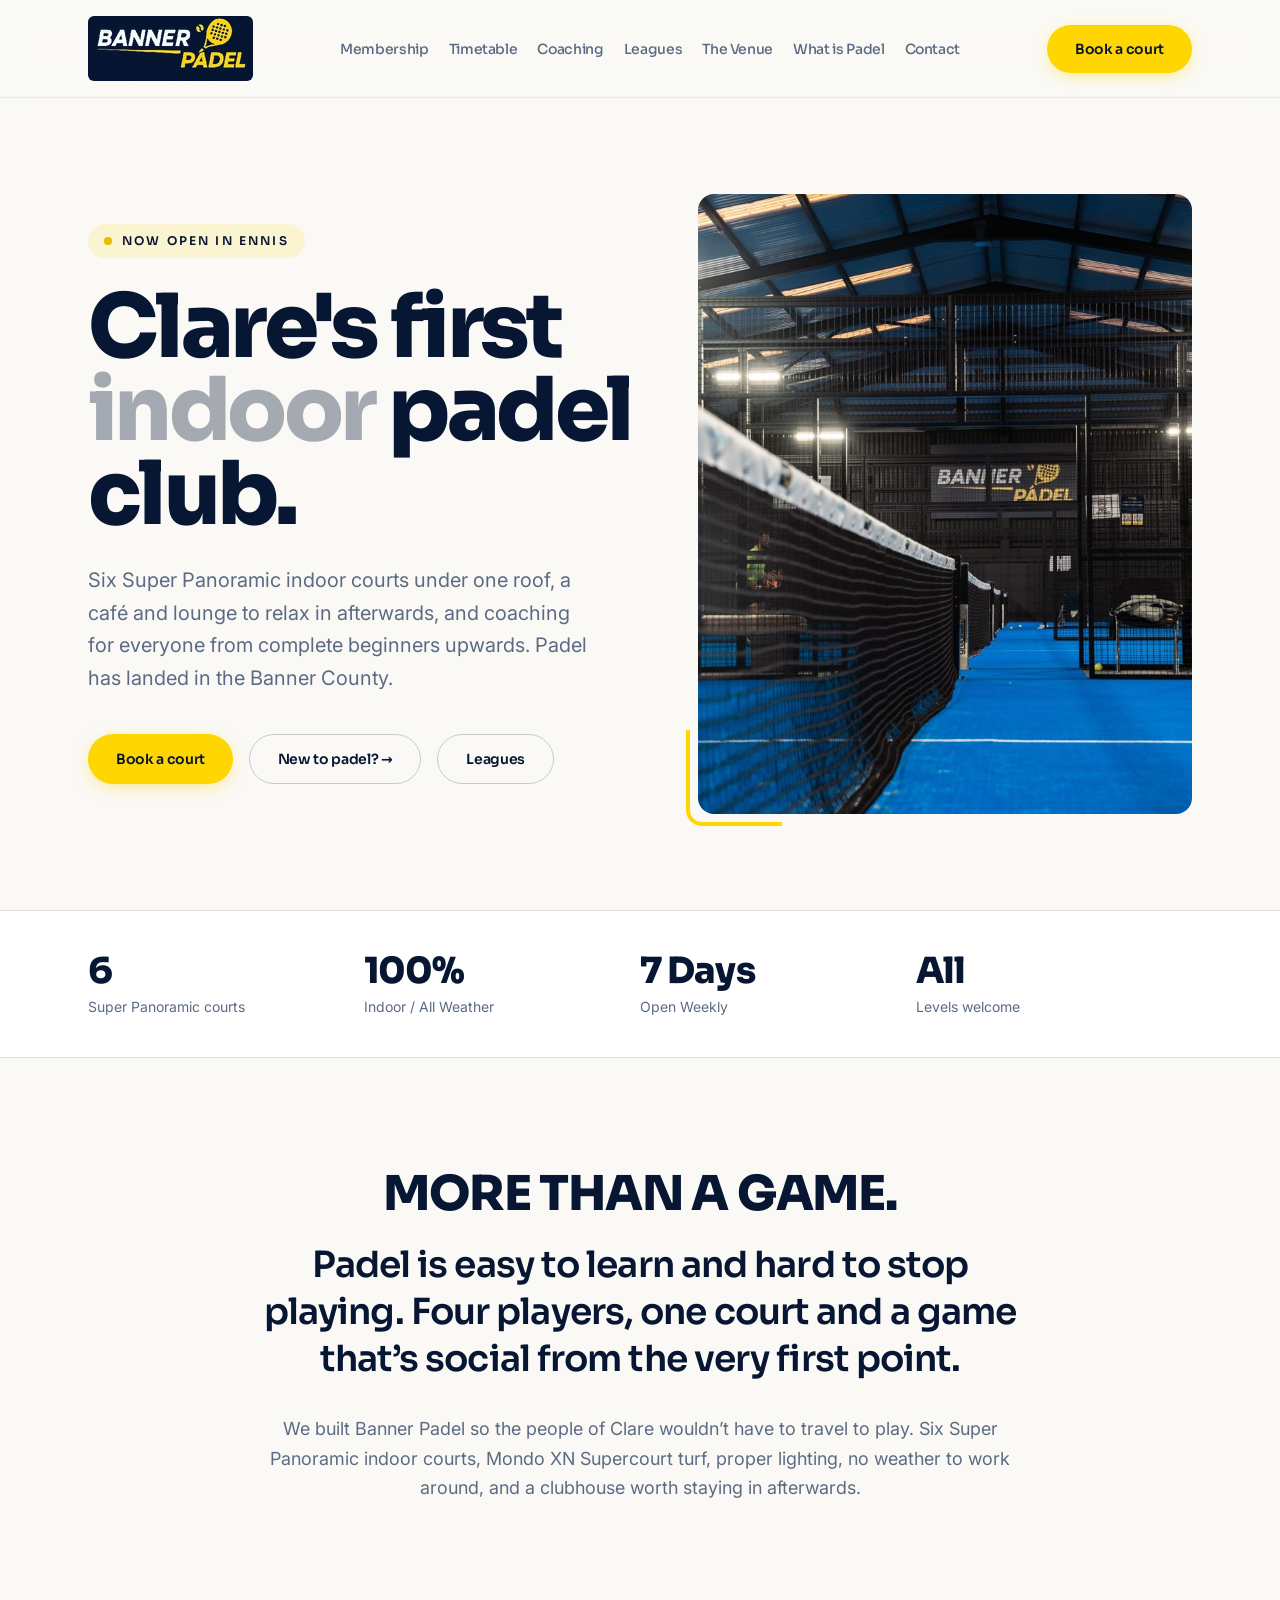
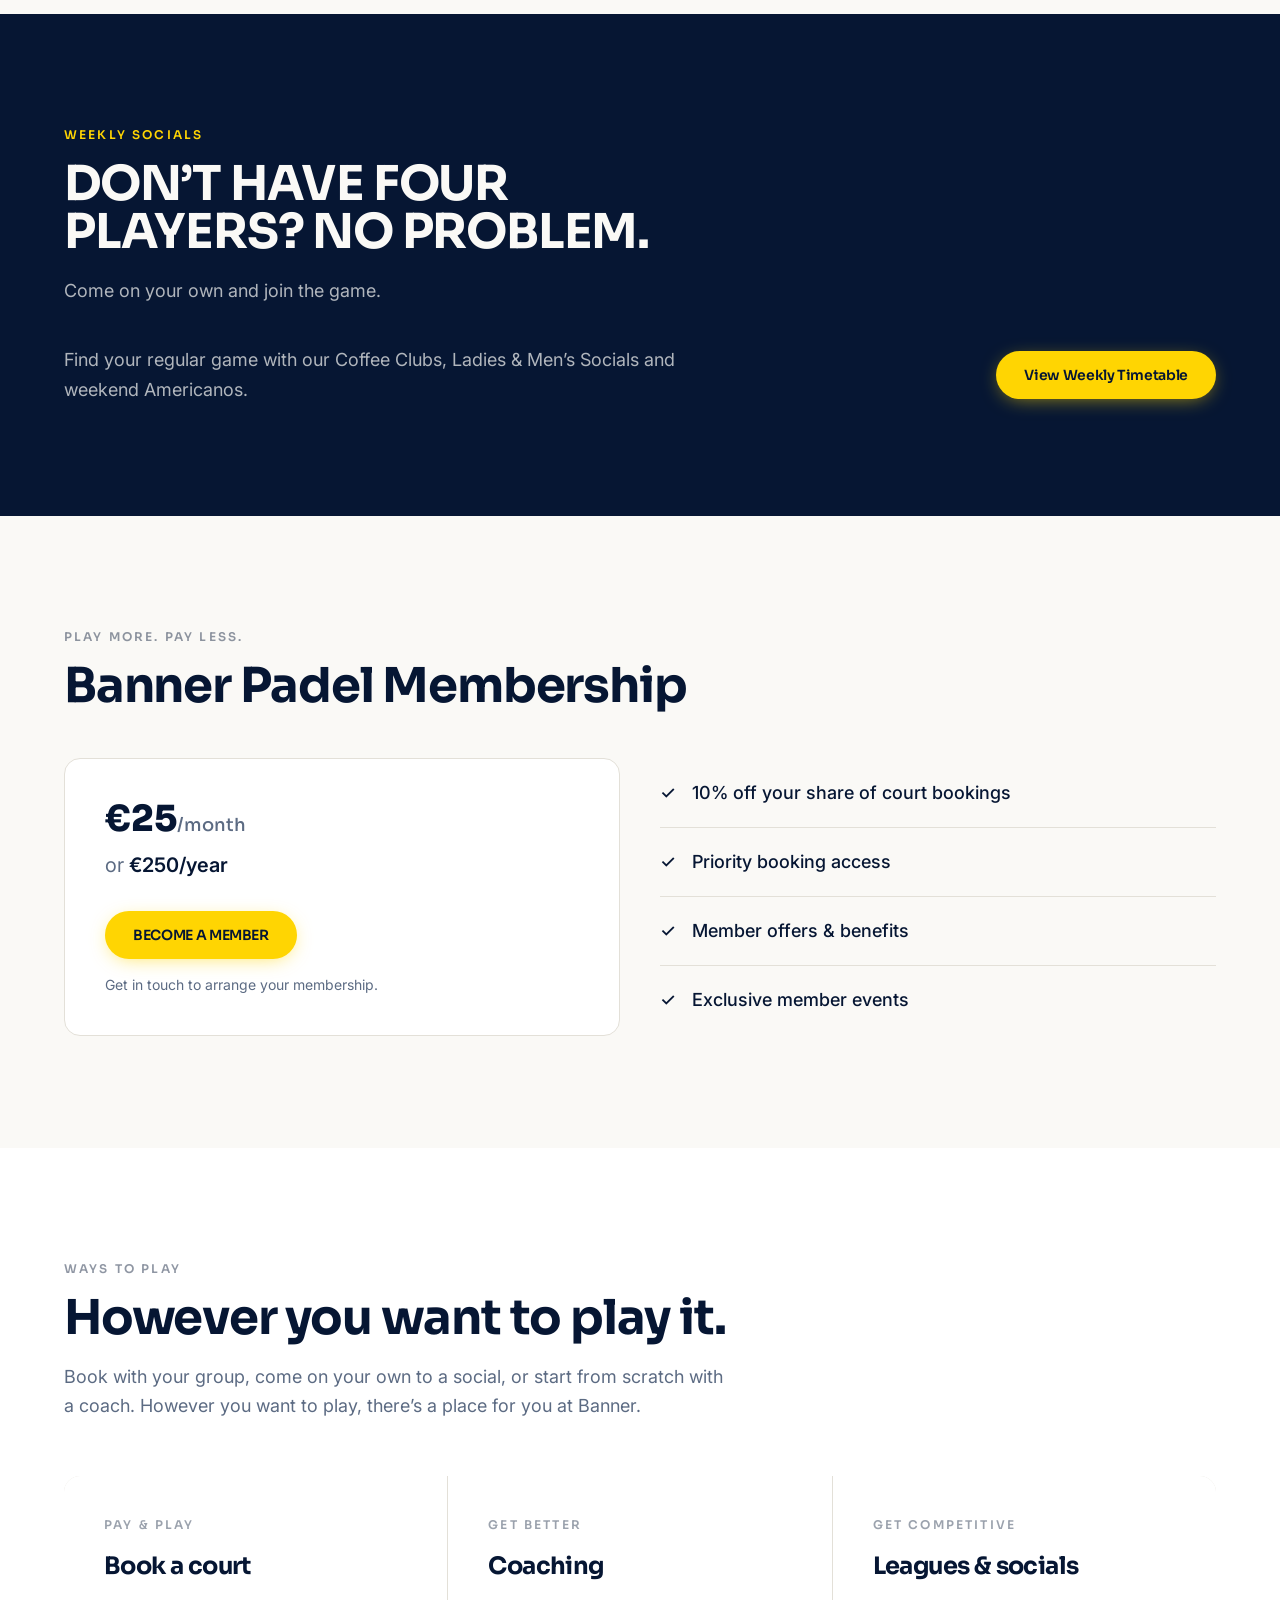
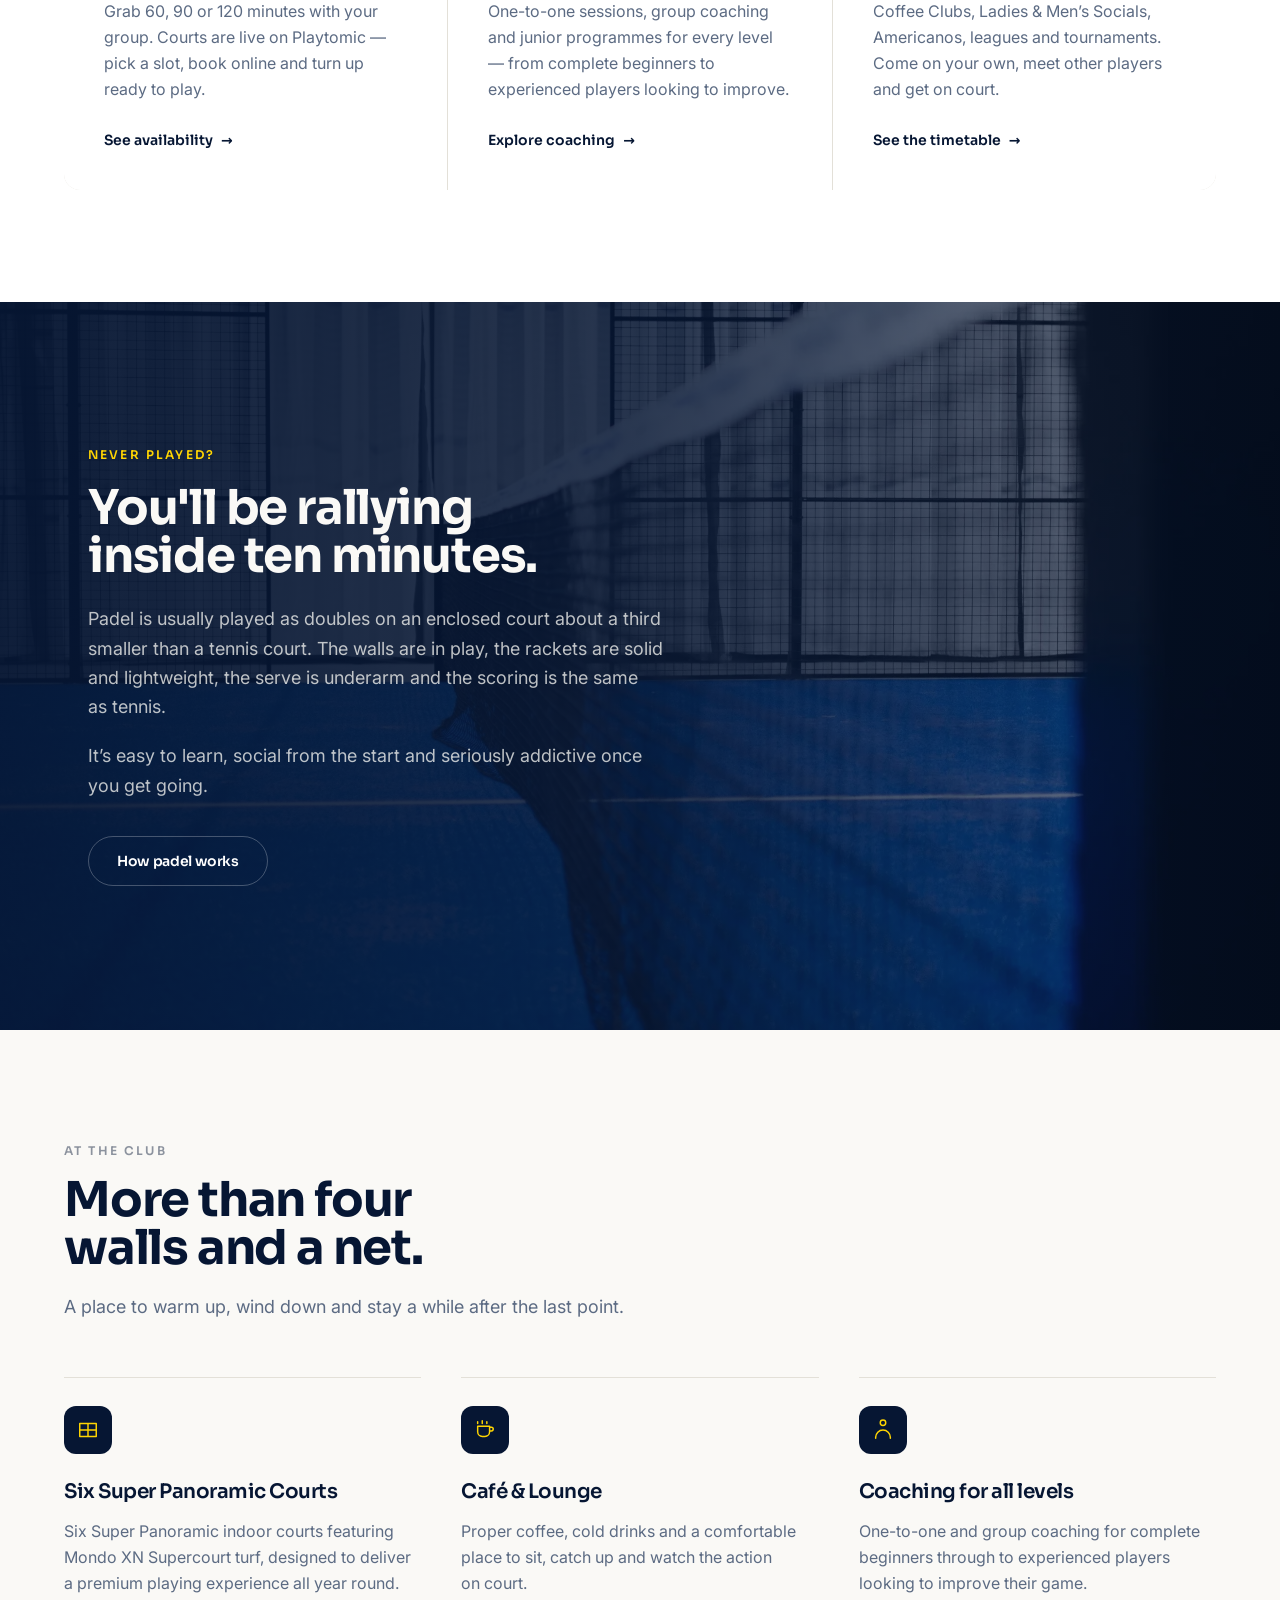
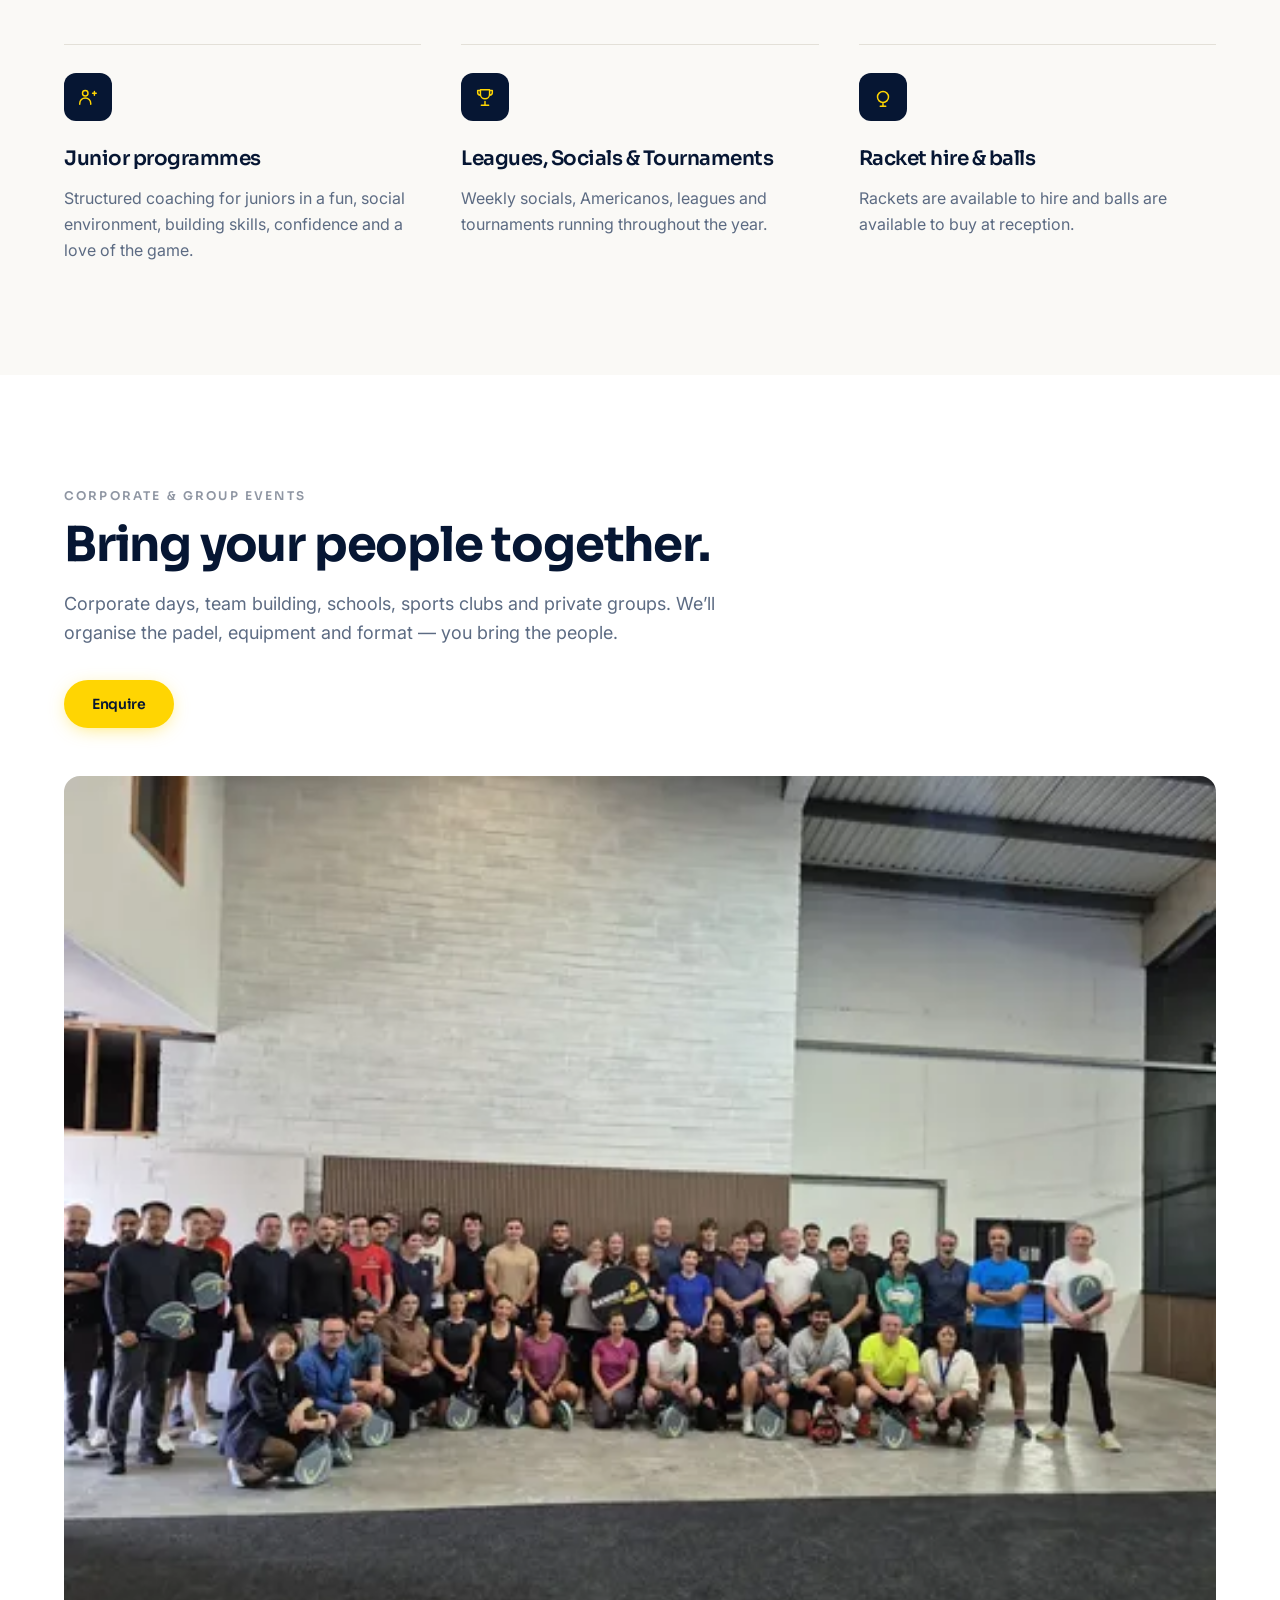
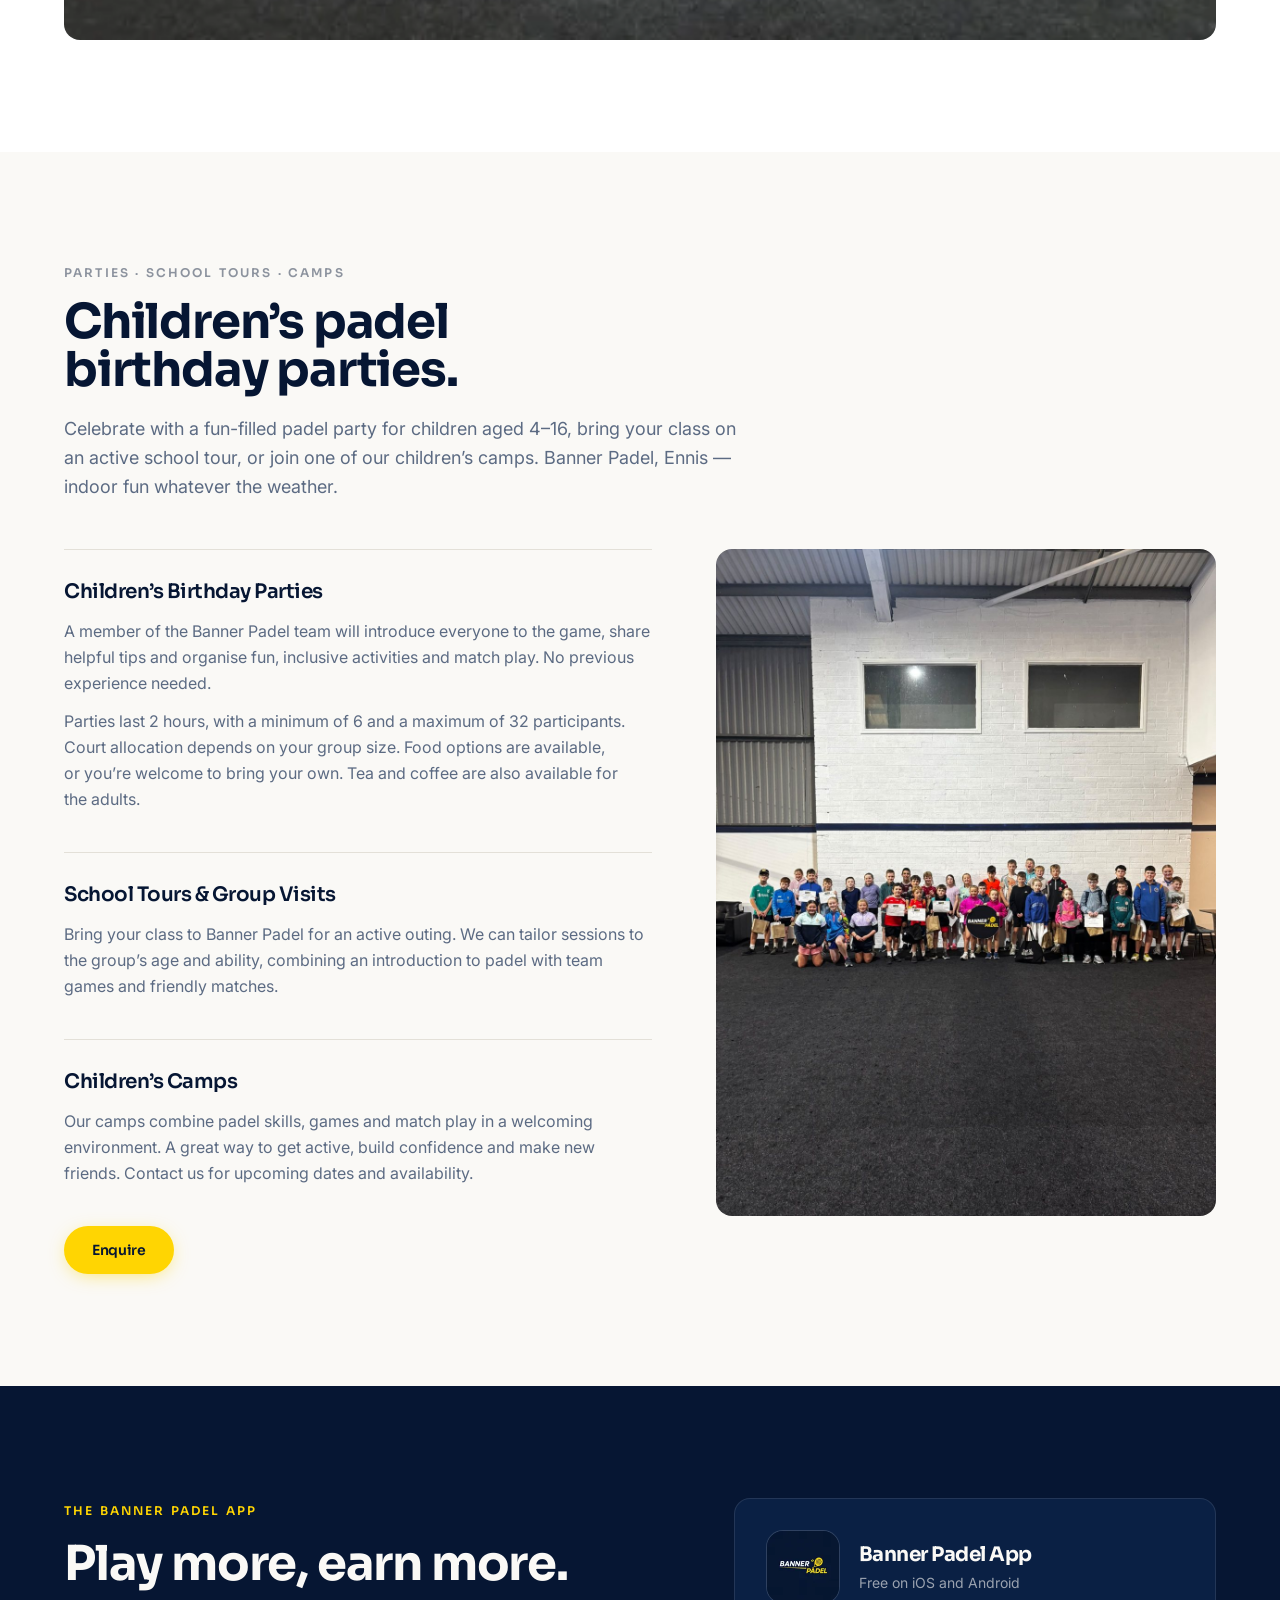
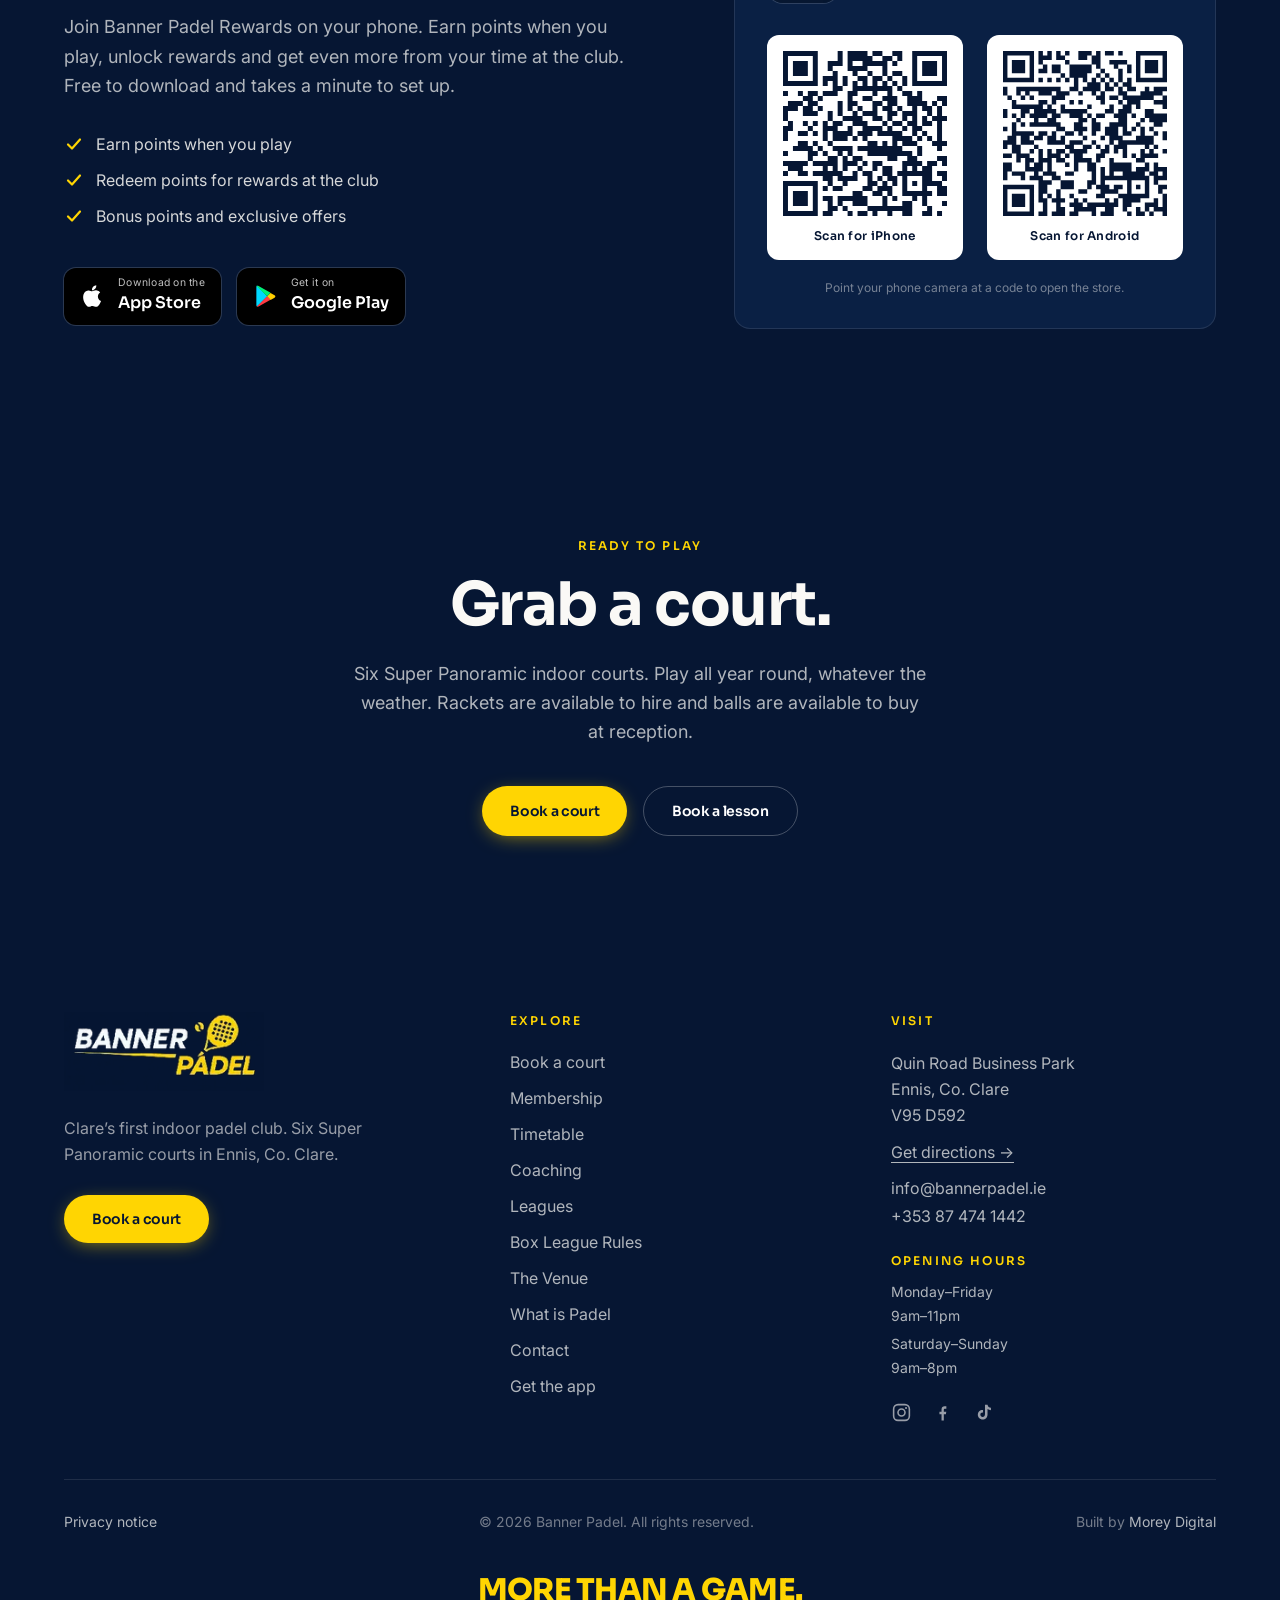
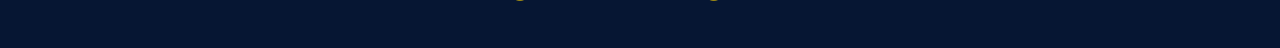
<file: index.html>
<!DOCTYPE html><html lang="en-IE"><head><meta charset="utf-8"><meta name="viewport" content="width=device-width, initial-scale=1"><title>Banner Padel — Clare&#39;s first indoor padel club, Ennis</title><meta name="description" content="Banner Padel is Clare's first indoor padel club. Six Super Panoramic indoor courts in Ennis, with coaching, a café and lounge, leagues and social nights. Book online."><link rel="canonical" href="https://bannerpadel.ie/"><link rel="icon" type="image/svg+xml" href="/favicon.svg"><meta property="og:site_name" content="Banner Padel"><meta property="og:title" content="Banner Padel — Clare's first indoor padel club, Ennis"><meta property="og:description" content="Banner Padel is Clare's first indoor padel club. Six Super Panoramic indoor courts in Ennis, with coaching, a café and lounge, leagues and social nights. Book online."><meta property="og:type" content="website"><meta property="og:url" content="https://bannerpadel.ie/"><meta property="og:locale" content="en_IE"><meta property="og:image" content="https://bannerpadel.ie/social-share.png"><meta property="og:image:width" content="1200"><meta property="og:image:height" content="630"><meta property="og:image:type" content="image/png"><meta property="og:image:alt" content="Banner Padel — indoor padel in Ennis, Co. Clare"><meta name="twitter:image" content="https://bannerpadel.ie/social-share.png"><meta name="twitter:image:alt" content="Banner Padel — indoor padel in Ennis, Co. Clare"><meta name="twitter:card" content="summary_large_image"><link rel="preconnect" href="https://fonts.googleapis.com"><link rel="preconnect" href="https://fonts.gstatic.com" crossorigin><link href="https://fonts.googleapis.com/css2?family=Sora:wght@400;600;700;800&family=Inter:wght@400;500;600&display=swap" rel="stylesheet"><script type="application/ld+json">{"@context":"https://schema.org","@type":"SportsActivityLocation","name":"Banner Padel","description":"Clare's first indoor padel club","url":"https://bannerpadel.ie","email":"info@bannerpadel.ie","telephone":"+353 87 474 1442","openingHoursSpecification":[{"@type":"OpeningHoursSpecification","dayOfWeek":["https://schema.org/Monday","https://schema.org/Tuesday","https://schema.org/Wednesday","https://schema.org/Thursday","https://schema.org/Friday"],"opens":"09:00","closes":"23:00"},{"@type":"OpeningHoursSpecification","dayOfWeek":["https://schema.org/Saturday","https://schema.org/Sunday"],"opens":"09:00","closes":"20:00"}],"image":"https://bannerpadel.ie/social-share.png","hasMap":"https://maps.google.com/?cid=10938682595280522135","address":{"@type":"PostalAddress","streetAddress":"Quin Road Business Park","postalCode":"V95 D592","addressLocality":"Ennis","addressRegion":"Co. Clare","addressCountry":"IE"},"sameAs":["https://www.facebook.com/bannerpadel","https://www.instagram.com/bannerpadel","https://www.tiktok.com/@bannerpadel"]}</script><link rel="stylesheet" href="/_astro/Layout.BHSgSZDn.css"></head><body><a href="#main" class="sr-only focus:not-sr-only focus:absolute focus:left-4 focus:top-4 focus:z-[60] focus:rounded-full focus:bg-navy focus:px-5 focus:py-3 focus:text-bone">Skip to content</a><header id="site-header" class="sticky top-0 z-50 border-b border-line/70 bg-bone/85 backdrop-blur-md transition-shadow duration-300"><div class="mx-auto flex max-w-6xl items-center justify-between gap-6 px-6 py-4"><a href="/" class="flex shrink-0 items-center gap-3" aria-label="Banner Padel — home"><img src="/_astro/banner-padel-logo-wordmark.DFg-VL1P_2nq6gw.webp" srcset="/_astro/banner-padel-logo-wordmark.DFg-VL1P_2nq6gw.webp 1x, /_astro/banner-padel-logo-wordmark.DFg-VL1P_1RrCAB.webp 2x" alt="Banner Padel" loading="eager" decoding="async" width="165" height="65" class="h-auto w-[140px] rounded-md bg-navy sm:w-[165px]"></a><nav aria-label="Main" class="hidden items-center gap-5 lg:flex"><a href="/#membership" class="font-display text-sm font-medium tracking-tight transition-colors text-muted hover:text-navy">Membership</a><a href="/timetable/" class="font-display text-sm font-medium tracking-tight transition-colors text-muted hover:text-navy">Timetable</a><a href="/coaching/" class="font-display text-sm font-medium tracking-tight transition-colors text-muted hover:text-navy">Coaching</a><a href="https://league.bannerpadel.ie" class="font-display text-sm font-medium tracking-tight transition-colors text-muted hover:text-navy">Leagues</a><a href="/venue/" class="font-display text-sm font-medium tracking-tight transition-colors text-muted hover:text-navy">The Venue</a><a href="/what-is-padel/" class="font-display text-sm font-medium tracking-tight transition-colors text-muted hover:text-navy">What is Padel</a><a href="/contact/" class="font-display text-sm font-medium tracking-tight transition-colors text-muted hover:text-navy">Contact</a></nav><div class="flex items-center gap-3"><div class="hidden sm:block"><a href="https://playtomic.com/clubs/banner-padel" class="inline-flex items-center justify-center gap-2 rounded-full px-7 py-3.5 font-display text-sm font-semibold tracking-tight transition-all duration-200 hover:-translate-y-0.5 active:translate-y-0 bg-saffron text-navy hover:bg-saffron-600 shadow-[0_4px_20px_-6px_rgba(255,213,2,0.7)] px-6 py-3">Book a court</a></div><button type="button" id="menu-toggle" class="grid h-11 w-11 place-items-center rounded-full border border-navy/15 text-navy lg:hidden" aria-expanded="false" aria-controls="mobile-menu" aria-label="Open menu"><svg width="20" height="20" viewBox="0 0 20 20" fill="none" stroke="currentColor" stroke-width="1.8" aria-hidden="true"><path d="M3 6h14M3 10h14M3 14h14"></path></svg></button></div></div><div id="mobile-menu" hidden class="border-t border-line bg-bone lg:hidden"><nav aria-label="Mobile" class="mx-auto flex max-w-6xl flex-col px-6 py-3"><a href="/#membership" class="border-b border-line/70 py-4 font-display text-lg font-semibold tracking-tight text-navy last:border-0">Membership</a><a href="/timetable/" class="border-b border-line/70 py-4 font-display text-lg font-semibold tracking-tight text-navy last:border-0">Timetable</a><a href="/coaching/" class="border-b border-line/70 py-4 font-display text-lg font-semibold tracking-tight text-navy last:border-0">Coaching</a><a href="https://league.bannerpadel.ie" class="border-b border-line/70 py-4 font-display text-lg font-semibold tracking-tight text-navy last:border-0">Leagues</a><a href="/venue/" class="border-b border-line/70 py-4 font-display text-lg font-semibold tracking-tight text-navy last:border-0">The Venue</a><a href="/what-is-padel/" class="border-b border-line/70 py-4 font-display text-lg font-semibold tracking-tight text-navy last:border-0">What is Padel</a><a href="/contact/" class="border-b border-line/70 py-4 font-display text-lg font-semibold tracking-tight text-navy last:border-0">Contact</a><a href="https://playtomic.com/clubs/banner-padel" class="inline-flex items-center justify-center gap-2 rounded-full px-7 py-3.5 font-display text-sm font-semibold tracking-tight transition-all duration-200 hover:-translate-y-0.5 active:translate-y-0 bg-saffron text-navy hover:bg-saffron-600 shadow-[0_4px_20px_-6px_rgba(255,213,2,0.7)] my-4">Book a court</a></nav></div></header><script type="module">var e=document.getElementById(`menu-toggle`),t=document.getElementById(`mobile-menu`);e?.addEventListener(`click`,()=>{let n=e.getAttribute(`aria-expanded`)===`true`;e.setAttribute(`aria-expanded`,String(!n)),e.setAttribute(`aria-label`,n?`Open menu`:`Close menu`),t&&(t.hidden=n)}),t?.querySelectorAll(`a`).forEach(n=>{n.addEventListener(`click`,()=>{t.hidden=!0,e?.setAttribute(`aria-expanded`,`false`),e?.setAttribute(`aria-label`,`Open menu`)})});var n=document.getElementById(`site-header`),r=()=>{n?.classList.toggle(`shadow-[0_1px_24px_-8px_rgba(6,22,51,0.25)]`,window.scrollY>8)};r(),window.addEventListener(`scroll`,r,{passive:!0});</script><main id="main"><section class="relative overflow-hidden bg-bone"><div class="mx-auto grid max-w-6xl gap-12 px-6 py-16 md:py-24 lg:grid-cols-[1.05fr_0.95fr] lg:items-center lg:gap-16"><div><p class="inline-flex items-center gap-2.5 rounded-full bg-saffron/15 px-4 py-2"><span class="relative flex h-2 w-2"><span class="absolute inline-flex h-full w-full animate-ping rounded-full bg-saffron opacity-75"></span><span class="relative inline-flex h-2 w-2 rounded-full bg-saffron-600"></span></span><span class="eyebrow text-navy">Now open in Ennis</span></p><h1 class="mt-7 text-[clamp(2.75rem,7vw,5.5rem)] font-extrabold leading-[0.95] tracking-[-0.04em]">Clare's first<br><span class="text-navy/35">indoor</span> padel club.</h1><p class="mt-7 max-w-lg text-lg leading-relaxed text-muted md:text-xl">Six Super Panoramic indoor courts under one roof, a café and lounge to relax in afterwards, and coaching for everyone from complete beginners upwards. Padel has landed in the Banner County.</p><div class="mt-10 flex flex-wrap gap-4"><a href="https://playtomic.com/clubs/banner-padel" class="inline-flex items-center justify-center gap-2 rounded-full px-7 py-3.5 font-display text-sm font-semibold tracking-tight transition-all duration-200 hover:-translate-y-0.5 active:translate-y-0 bg-saffron text-navy hover:bg-saffron-600 shadow-[0_4px_20px_-6px_rgba(255,213,2,0.7)] ">Book a court</a><a href="/what-is-padel/" class="inline-flex items-center justify-center gap-2 rounded-full px-7 py-3.5 font-display text-sm font-semibold tracking-tight transition-all duration-200 hover:-translate-y-0.5 active:translate-y-0 border border-navy/20 text-navy hover:border-navy/50 hover:bg-navy/[0.03] ">New to padel? →</a><a href="https://league.bannerpadel.ie" class="inline-flex items-center justify-center gap-2 rounded-full px-7 py-3.5 font-display text-sm font-semibold tracking-tight transition-all duration-200 hover:-translate-y-0.5 active:translate-y-0 border border-navy/20 text-navy hover:border-navy/50 hover:bg-navy/[0.03] ">Leagues</a></div></div><div class="relative"><div class="overflow-hidden rounded-2xl"><img src="/_astro/banner-padel-hero-1024.jpg" srcset="/_astro/banner-padel-hero-480.jpg 480w, /_astro/banner-padel-hero-720.jpg 720w, /_astro/banner-padel-hero-1024.jpg 1024w" alt="Looking along the nets between the courts at Banner Padel in Ennis, with the club sign at the far end" sizes="(min-width: 1024px) 46vw, 92vw" loading="eager" fetchpriority="high" decoding="async" width="1024" height="1537" class="h-[440px] w-full object-cover md:h-[560px] lg:h-[620px]"></div><!-- Saffron rule echoing the court's tramlines --><div class="absolute -bottom-3 -left-3 hidden h-24 w-24 rounded-bl-2xl border-b-4 border-l-4 border-saffron lg:block"></div></div></div><!-- Stat strip --><div class="border-y border-line bg-white"><dl class="mx-auto grid max-w-6xl grid-cols-2 gap-y-8 px-6 py-10 md:grid-cols-4"><div class="reveal"><dt class="sr-only">Super Panoramic courts</dt><dd><span class="block font-display text-3xl font-extrabold tracking-tight md:text-4xl">6</span><span class="mt-1.5 block text-sm text-muted">Super Panoramic courts</span></dd></div><div class="reveal"><dt class="sr-only">Indoor / All Weather</dt><dd><span class="block font-display text-3xl font-extrabold tracking-tight md:text-4xl">100%</span><span class="mt-1.5 block text-sm text-muted">Indoor / All Weather</span></dd></div><div class="reveal"><dt class="sr-only">Open Weekly</dt><dd><span class="block font-display text-3xl font-extrabold tracking-tight md:text-4xl">7 Days</span><span class="mt-1.5 block text-sm text-muted">Open Weekly</span></dd></div><div class="reveal"><dt class="sr-only">Levels welcome</dt><dd><span class="block font-display text-3xl font-extrabold tracking-tight md:text-4xl">All</span><span class="mt-1.5 block text-sm text-muted">Levels welcome</span></dd></div></dl></div></section><section class="bg-bone text-navy px-6 py-20 md:py-28 "><div class="mx-auto max-w-6xl"><div class="reveal mx-auto max-w-3xl text-center"><h2 class="mb-6 text-4xl font-extrabold tracking-tight md:text-5xl">MORE THAN A GAME.</h2><p class="text-[clamp(1.5rem,3.2vw,2.25rem)] font-display font-semibold leading-[1.3] tracking-tight">Padel is easy to learn and hard to stop playing. Four players, one court and a game that’s social from the very first point.</p><p class="mt-8 text-lg leading-relaxed text-muted">We built Banner Padel so the people of Clare wouldn’t have to travel to play. Six Super Panoramic indoor courts, Mondo XN Supercourt turf, proper lighting, no weather to work around, and a clubhouse worth staying in afterwards.</p></div></div></section><section id="socials" class="bg-navy text-bone px-6 py-20 md:py-28 "><div class="mx-auto max-w-6xl"><header class="reveal max-w-2xl"><p class="eyebrow mb-4 text-saffron">Weekly socials</p><h2 class="text-4xl font-bold tracking-tight md:text-5xl">DON’T HAVE FOUR PLAYERS? NO PROBLEM.</h2><p class="mt-5 text-lg leading-relaxed text-bone/70">Come on your own and join the game.</p></header><div class="reveal mt-10 grid gap-8 md:grid-cols-[1fr_auto] md:items-center"><p class="max-w-2xl text-lg leading-relaxed text-bone/70">Find your regular game with our Coffee Clubs, Ladies &amp; Men’s Socials and weekend Americanos.</p><a href="/timetable/" class="inline-flex items-center justify-center gap-2 rounded-full px-7 py-3.5 font-display text-sm font-semibold tracking-tight transition-all duration-200 hover:-translate-y-0.5 active:translate-y-0 bg-saffron text-navy hover:bg-saffron-600 shadow-[0_4px_20px_-6px_rgba(255,213,2,0.7)] ">View Weekly Timetable</a></div></div></section><section id="membership" class="bg-bone text-navy px-6 py-20 md:py-28 "><div class="mx-auto max-w-6xl"><header class="reveal max-w-2xl"><p class="eyebrow mb-4 text-navy/45">PLAY MORE. PAY LESS.</p><h2 class="text-4xl font-bold tracking-tight md:text-5xl">Banner Padel Membership</h2></header><div class="mt-12 grid gap-10 md:grid-cols-2 md:items-center"><div class="reveal rounded-2xl border border-line bg-white p-8 md:p-10"><p class="font-display text-4xl font-extrabold">€25<span class="text-lg font-medium text-muted">/month</span></p><p class="mt-3 text-xl text-muted">or <strong class="font-semibold text-navy">€250/year</strong></p><div class="mt-8"><a href="/contact/?topic=membership#enquiry" class="inline-flex items-center justify-center gap-2 rounded-full px-7 py-3.5 font-display text-sm font-semibold tracking-tight transition-all duration-200 hover:-translate-y-0.5 active:translate-y-0 bg-saffron text-navy hover:bg-saffron-600 shadow-[0_4px_20px_-6px_rgba(255,213,2,0.7)] ">BECOME A MEMBER</a></div><p class="mt-4 text-sm text-muted">Get in touch to arrange your membership.</p></div><ul class="reveal divide-y divide-line text-lg font-medium"><li class="flex gap-4 py-5"><span aria-hidden="true" class="text-navy">✓</span>10% off your share of court bookings</li><li class="flex gap-4 py-5"><span aria-hidden="true" class="text-navy">✓</span>Priority booking access</li><li class="flex gap-4 py-5"><span aria-hidden="true" class="text-navy">✓</span>Member offers &amp; benefits</li><li class="flex gap-4 py-5"><span aria-hidden="true" class="text-navy">✓</span>Exclusive member events</li></ul></div></div></section><section id="book" class="bg-white text-navy px-6 py-20 md:py-28 "><div class="mx-auto max-w-6xl"><header class="reveal max-w-2xl"><p class="eyebrow mb-4 text-navy/45">Ways to play</p><h2 class="text-4xl font-bold tracking-tight md:text-5xl">However you want to play it.</h2><p class="mt-5 text-lg leading-relaxed text-muted">Book with your group, come on your own to a social, or start from scratch with a coach. However you want to play, there’s a place for you at Banner.</p></header><div class="mt-14 grid gap-px overflow-hidden rounded-2xl bg-line md:grid-cols-3"><a href="https://playtomic.com/clubs/banner-padel" class="reveal group flex flex-col bg-white p-8 transition-colors hover:bg-bone md:p-10"><p class="eyebrow text-navy/40">Pay &amp; play</p><h3 class="mt-4 font-display text-2xl font-bold tracking-tight">Book a court</h3><p class="mt-4 flex-1 leading-relaxed text-muted">Grab 60, 90 or 120 minutes with your group. Courts are live on Playtomic — pick a slot, book online and turn up ready to play.</p><span class="mt-7 inline-flex items-center gap-2 font-display text-sm font-semibold text-navy">See availability<span class="transition-transform duration-200 group-hover:translate-x-1">→</span></span></a><a href="/coaching/" class="reveal group flex flex-col bg-white p-8 transition-colors hover:bg-bone md:p-10"><p class="eyebrow text-navy/40">Get better</p><h3 class="mt-4 font-display text-2xl font-bold tracking-tight">Coaching</h3><p class="mt-4 flex-1 leading-relaxed text-muted">One-to-one sessions, group coaching and junior programmes for every level — from complete beginners to experienced players looking to improve.</p><span class="mt-7 inline-flex items-center gap-2 font-display text-sm font-semibold text-navy">Explore coaching<span class="transition-transform duration-200 group-hover:translate-x-1">→</span></span></a><a href="/timetable/" class="reveal group flex flex-col bg-white p-8 transition-colors hover:bg-bone md:p-10"><p class="eyebrow text-navy/40">Get competitive</p><h3 class="mt-4 font-display text-2xl font-bold tracking-tight">Leagues &amp; socials</h3><p class="mt-4 flex-1 leading-relaxed text-muted">Coffee Clubs, Ladies &amp; Men’s Socials, Americanos, leagues and tournaments. Come on your own, meet other players and get on court.</p><span class="mt-7 inline-flex items-center gap-2 font-display text-sm font-semibold text-navy">See the timetable<span class="transition-transform duration-200 group-hover:translate-x-1">→</span></span></a></div></div></section><section class="relative isolate overflow-hidden"><img src="/_astro/padel-net.D68K4fOt_Z1M8NOH.webp" srcset="/_astro/padel-net.D68K4fOt_ZJ8vqD.webp 720w, /_astro/padel-net.D68K4fOt_Z27iec9.webp 1200w, /_astro/padel-net.D68K4fOt_Z1M8NOH.webp 1920w" alt="The net inside an enclosed padel court" sizes="100vw" loading="lazy" decoding="async" width="1920" height="1441" class="absolute inset-0 -z-10 h-full w-full object-cover"><div class="absolute inset-0 -z-10 bg-gradient-to-r from-navy/95 via-navy/85 to-navy/55"></div><div class="mx-auto max-w-6xl px-6 py-28 md:py-36"><div class="reveal max-w-xl text-bone"><p class="eyebrow mb-5 text-saffron">Never played?</p><h2 class="text-4xl font-bold tracking-tight md:text-5xl">You'll be rallying inside ten minutes.</h2><p class="mt-6 text-lg leading-relaxed text-bone/75">Padel is usually played as doubles on an enclosed court about a third smaller than a tennis court. The walls are in play, the rackets are solid and lightweight, the serve is underarm and the scoring is the same as tennis.</p><p class="mt-5 text-lg leading-relaxed text-bone/75">It’s easy to learn, social from the start and seriously addictive once you get going.</p><div class="mt-9"><a href="/what-is-padel/" class="inline-flex items-center justify-center gap-2 rounded-full px-7 py-3.5 font-display text-sm font-semibold tracking-tight transition-all duration-200 hover:-translate-y-0.5 active:translate-y-0 border border-white/25 text-white hover:border-white/60 hover:bg-white/10 ">How padel works</a></div></div></div></section><section class="bg-bone text-navy px-6 py-20 md:py-28 "><div class="mx-auto max-w-6xl"><header class="reveal max-w-2xl"><p class="eyebrow mb-4 text-navy/45">At the club</p><h2 class="text-4xl font-bold tracking-tight md:text-5xl">More than four walls and a net.</h2><p class="mt-5 text-lg leading-relaxed text-muted">A place to warm up, wind down and stay a while after the last point.</p></header><div class="mt-14 grid gap-x-10 gap-y-12 sm:grid-cols-2 lg:grid-cols-3"><div class="reveal group border-t border-line pt-7"><div class="mb-6 grid h-12 w-12 place-items-center rounded-xl bg-navy text-saffron transition-transform duration-300 group-hover:-translate-y-1"><svg viewBox="0 0 24 24" width="22" height="22" fill="none" stroke="currentColor" stroke-width="1.6" stroke-linecap="round" stroke-linejoin="round" aria-hidden="true"><path d="M3 5h18v14H3zM12 5v14M3 12h18"></path></svg></div><h3 class="font-display text-xl font-semibold tracking-tight">Six Super Panoramic Courts</h3><p class="mt-3 leading-relaxed text-muted">Six Super Panoramic indoor courts featuring Mondo XN Supercourt turf, designed to deliver a premium playing experience all year round.</p></div><div class="reveal group border-t border-line pt-7"><div class="mb-6 grid h-12 w-12 place-items-center rounded-xl bg-navy text-saffron transition-transform duration-300 group-hover:-translate-y-1"><svg viewBox="0 0 24 24" width="22" height="22" fill="none" stroke="currentColor" stroke-width="1.6" stroke-linecap="round" stroke-linejoin="round" aria-hidden="true"><path d="M4 8h13v6a5 5 0 01-5 5H9a5 5 0 01-5-5zM17 9h2a2 2 0 010 4h-2M4 3v2M9 2v3M14 3v2"></path></svg></div><h3 class="font-display text-xl font-semibold tracking-tight">Café &amp; Lounge</h3><p class="mt-3 leading-relaxed text-muted">Proper coffee, cold drinks and a comfortable place to sit, catch up and watch the action on court.</p></div><div class="reveal group border-t border-line pt-7"><div class="mb-6 grid h-12 w-12 place-items-center rounded-xl bg-navy text-saffron transition-transform duration-300 group-hover:-translate-y-1"><svg viewBox="0 0 24 24" width="22" height="22" fill="none" stroke="currentColor" stroke-width="1.6" stroke-linecap="round" stroke-linejoin="round" aria-hidden="true"><path d="M12 7a3 3 0 100-6 3 3 0 000 6zM4 21v-1a8 8 0 0116 0v1"></path></svg></div><h3 class="font-display text-xl font-semibold tracking-tight">Coaching for all levels</h3><p class="mt-3 leading-relaxed text-muted">One-to-one and group coaching for complete beginners through to experienced players looking to improve their game.</p></div><div class="reveal group border-t border-line pt-7"><div class="mb-6 grid h-12 w-12 place-items-center rounded-xl bg-navy text-saffron transition-transform duration-300 group-hover:-translate-y-1"><svg viewBox="0 0 24 24" width="22" height="22" fill="none" stroke="currentColor" stroke-width="1.6" stroke-linecap="round" stroke-linejoin="round" aria-hidden="true"><path d="M9 11a3 3 0 100-6 3 3 0 000 6zM3 20v-1a6 6 0 0112 0v1M17 8h4M19 6v4"></path></svg></div><h3 class="font-display text-xl font-semibold tracking-tight">Junior programmes</h3><p class="mt-3 leading-relaxed text-muted">Structured coaching for juniors in a fun, social environment, building skills, confidence and a love of the game.</p></div><div class="reveal group border-t border-line pt-7"><div class="mb-6 grid h-12 w-12 place-items-center rounded-xl bg-navy text-saffron transition-transform duration-300 group-hover:-translate-y-1"><svg viewBox="0 0 24 24" width="22" height="22" fill="none" stroke="currentColor" stroke-width="1.6" stroke-linecap="round" stroke-linejoin="round" aria-hidden="true"><path d="M8 21h8M12 17v4M7 4h10v5a5 5 0 01-10 0zM7 5H4v2a3 3 0 003 3M17 5h3v2a3 3 0 01-3 3"></path></svg></div><h3 class="font-display text-xl font-semibold tracking-tight">Leagues, Socials &amp; Tournaments</h3><p class="mt-3 leading-relaxed text-muted">Weekly socials, Americanos, leagues and tournaments running throughout the year.</p></div><div class="reveal group border-t border-line pt-7"><div class="mb-6 grid h-12 w-12 place-items-center rounded-xl bg-navy text-saffron transition-transform duration-300 group-hover:-translate-y-1"><svg viewBox="0 0 24 24" width="22" height="22" fill="none" stroke="currentColor" stroke-width="1.6" stroke-linecap="round" stroke-linejoin="round" aria-hidden="true"><path d="M6 12a6 6 0 1112 0 6 6 0 01-12 0zM12 18v4M9 22h6"></path></svg></div><h3 class="font-display text-xl font-semibold tracking-tight">Racket hire &amp; balls</h3><p class="mt-3 leading-relaxed text-muted">Rackets are available to hire and balls are available to buy at reception.</p></div></div></div></section><section id="corporate-events" class="bg-white text-navy px-6 py-20 md:py-28 "><div class="mx-auto max-w-6xl"><header class="reveal max-w-2xl"><p class="eyebrow mb-4 text-navy/45">Corporate &amp; Group Events</p><h2 class="text-4xl font-bold tracking-tight md:text-5xl">Bring your people together.</h2><p class="mt-5 text-lg leading-relaxed text-muted">Corporate days, team building, schools, sports clubs and private groups. We’ll organise the padel, equipment and format — you bring the people.</p></header><div class="reveal mt-8"><a href="/contact/?topic=groups#enquiry" class="inline-flex items-center justify-center gap-2 rounded-full px-7 py-3.5 font-display text-sm font-semibold tracking-tight transition-all duration-200 hover:-translate-y-0.5 active:translate-y-0 bg-saffron text-navy hover:bg-saffron-600 shadow-[0_4px_20px_-6px_rgba(255,213,2,0.7)] ">Enquire</a></div><img src="/_astro/banner-padel-corporate-group.D8PlUe7w_Z21PY4M.webp" srcset="/_astro/banner-padel-corporate-group.D8PlUe7w_Z1o8U5n.webp 480w, /_astro/banner-padel-corporate-group.D8PlUe7w_Z1euCoE.webp 768w, /_astro/banner-padel-corporate-group.D8PlUe7w_Z21PY4M.webp 1280w" alt="A corporate group with padel rackets gathered at Banner Padel in Ennis" sizes="(min-width: 1200px) 1152px, calc(100vw - 48px)" loading="lazy" decoding="async" width="1280" height="960" class="reveal mt-12 h-auto w-full rounded-2xl"></div></section>
<section id="kids-parties" class="bg-bone text-navy px-6 py-20 md:py-28"><div class="mx-auto max-w-6xl"><header class="reveal max-w-2xl"><p class="eyebrow mb-4 text-navy/45">Parties · School Tours · Camps</p><h2 class="text-4xl font-bold tracking-tight md:text-5xl">Children’s padel birthday parties.</h2><p class="mt-5 text-lg leading-relaxed text-muted">Celebrate with a fun-filled padel party for children aged 4–16, bring your class on an active school tour, or join one of our children’s camps. Banner Padel, Ennis — indoor fun whatever the weather.</p></header><div class="mt-12 grid items-start gap-12 lg:grid-cols-[1fr_0.85fr] lg:gap-16"><div class="space-y-10"><div class="reveal border-t border-line pt-7"><h3 class="font-display text-xl font-semibold tracking-tight">Children’s Birthday Parties</h3><p class="mt-3 leading-relaxed text-muted">A member of the Banner Padel team will introduce everyone to the game, share helpful tips and organise fun, inclusive activities and match play. No previous experience needed.</p><p class="mt-3 leading-relaxed text-muted">Parties last 2 hours, with a minimum of 6 and a maximum of 32 participants. Court allocation depends on your group size. Food options are available, or you’re welcome to bring your own. Tea and coffee are also available for the adults.</p></div><div class="reveal border-t border-line pt-7"><h3 class="font-display text-xl font-semibold tracking-tight">School Tours &amp; Group Visits</h3><p class="mt-3 leading-relaxed text-muted">Bring your class to Banner Padel for an active outing. We can tailor sessions to the group’s age and ability, combining an introduction to padel with team games and friendly matches.</p></div><div class="reveal border-t border-line pt-7"><h3 class="font-display text-xl font-semibold tracking-tight">Children’s Camps</h3><p class="mt-3 leading-relaxed text-muted">Our camps combine padel skills, games and match play in a welcoming environment. A great way to get active, build confidence and make new friends. Contact us for upcoming dates and availability.</p></div><div class="reveal"><a href="/contact/?topic=groups#enquiry" class="inline-flex items-center justify-center gap-2 rounded-full px-7 py-3.5 font-display text-sm font-semibold tracking-tight transition-all duration-200 hover:-translate-y-0.5 active:translate-y-0 bg-saffron text-navy hover:bg-saffron-600 shadow-[0_4px_20px_-6px_rgba(255,213,2,0.7)]">Enquire</a></div></div><img src="/_astro/banner-padel-kids-group.jpg" alt="A group of children with their certificates at a padel party at Banner Padel in Ennis" width="1080" height="1440" loading="lazy" decoding="async" class="reveal h-auto w-full rounded-2xl"></div></div></section><section id="app" class="bg-navy px-6 py-20 text-bone md:py-28"><div class="mx-auto grid max-w-6xl items-center gap-14 lg:grid-cols-[1.1fr_0.9fr] lg:gap-20"><div class="reveal"><p class="eyebrow mb-5 text-saffron">The Banner Padel app</p><h2 class="text-4xl font-bold tracking-tight md:text-5xl">Play more, earn more.</h2><p class="mt-6 max-w-xl text-lg leading-relaxed text-bone/70">Join Banner Padel Rewards on your phone. Earn points when you play, unlock rewards and get even more from your time at the club. Free to download and takes a minute to set up.</p><ul class="mt-8 space-y-3"><li class="flex items-start gap-3 text-bone/85"><svg viewBox="0 0 20 20" width="20" height="20" fill="none" stroke="currentColor" stroke-width="2.2" stroke-linecap="round" stroke-linejoin="round" class="mt-0.5 shrink-0 text-saffron" aria-hidden="true"><path d="M4 10.5l4 4 8-9"></path></svg><span>Earn points when you play</span></li><li class="flex items-start gap-3 text-bone/85"><svg viewBox="0 0 20 20" width="20" height="20" fill="none" stroke="currentColor" stroke-width="2.2" stroke-linecap="round" stroke-linejoin="round" class="mt-0.5 shrink-0 text-saffron" aria-hidden="true"><path d="M4 10.5l4 4 8-9"></path></svg><span>Redeem points for rewards at the club</span></li><li class="flex items-start gap-3 text-bone/85"><svg viewBox="0 0 20 20" width="20" height="20" fill="none" stroke="currentColor" stroke-width="2.2" stroke-linecap="round" stroke-linejoin="round" class="mt-0.5 shrink-0 text-saffron" aria-hidden="true"><path d="M4 10.5l4 4 8-9"></path></svg><span>Bonus points and exclusive offers</span></li></ul><div class="mt-10 flex flex-wrap gap-4"><a href="https://apps.apple.com/ie/app/banner-padel/id6806317013" target="_blank" rel="noopener" class="inline-flex items-center gap-3 rounded-xl bg-black px-4 py-2.5 text-white ring-1 ring-white/15 transition-all duration-200 hover:-translate-y-0.5 hover:ring-white/40" aria-label="Download the Banner Padel app on the App Store"><svg viewBox="0 0 24 24" width="26" height="26" fill="currentColor" aria-hidden="true"><path d="M16.5 12.6c0-2.5 2-3.7 2.1-3.8-1.2-1.7-3-1.9-3.6-2-1.5-.2-3 .9-3.8.9-.8 0-2-.9-3.3-.8-1.7 0-3.2 1-4.1 2.5-1.8 3.1-.5 7.6 1.3 10.1.9 1.2 1.9 2.6 3.2 2.5 1.3-.1 1.8-.8 3.3-.8s2 .8 3.3.8c1.4 0 2.3-1.3 3.1-2.5 1-1.4 1.4-2.8 1.4-2.9 0 0-2.7-1-2.9-4zM14 5.2c.7-.8 1.2-2 1-3.2-1 0-2.2.7-2.9 1.5-.6.7-1.2 1.9-1 3.1 1.1.1 2.2-.6 2.9-1.4z"></path></svg><span class="leading-none"><span class="block text-[0.65rem] tracking-wide text-white/75">Download on the</span><span class="mt-0.5 block font-display text-base font-semibold">App Store</span></span></a><a href="https://play.google.com/store/apps/details?id=ir.bannerpadel.app" target="_blank" rel="noopener" class="inline-flex items-center gap-3 rounded-xl bg-black px-4 py-2.5 text-white ring-1 ring-white/15 transition-all duration-200 hover:-translate-y-0.5 hover:ring-white/40" aria-label="Get the Banner Padel app on Google Play"><svg viewBox="0 0 24 24" width="26" height="26" aria-hidden="true"><path fill="#00D7FE" d="M3.6 2.3c-.3.3-.5.8-.5 1.4v16.6c0 .6.2 1.1.5 1.4l.1.1 9.3-9.3v-.2L3.7 2.2l-.1.1z"></path><path fill="#FFCE00" d="M16.1 15.6l-3.1-3.1v-.2l3.1-3.1.1.1 3.7 2.1c1 .6 1 1.6 0 2.2l-3.7 2.1-.1-.1z"></path><path fill="#FF3A44" d="M16.2 15.5L13 12.3 3.6 21.7c.3.4.9.4 1.5.1l11.1-6.3"></path><path fill="#00F076" d="M16.2 9.1L5.1 2.8c-.6-.4-1.2-.3-1.5.1L13 12.3l3.2-3.2z"></path></svg><span class="leading-none"><span class="block text-[0.65rem] tracking-wide text-white/75">Get it on</span><span class="mt-0.5 block font-display text-base font-semibold">Google Play</span></span></a></div></div><!-- Icon on mobile; icon plus scannable codes on desktop --><div class="reveal"><div class="rounded-2xl border border-white/10 bg-navy-700 p-6 md:p-8"><div class="flex items-center gap-5"><img src="/_astro/banner-padel-app-icon.DbJN_afd_Ioe5H.webp" alt loading="lazy" decoding="async" width="144" height="144" class="h-16 w-16 shrink-0 rounded-2xl ring-1 ring-white/15 md:h-[72px] md:w-[72px]"><div><p class="font-display text-xl font-bold tracking-tight">Banner Padel App</p><p class="mt-1 text-sm text-bone/60">Free on iOS and Android</p></div></div><div class="mt-8 hidden gap-6 lg:grid lg:grid-cols-2"><a href="https://apps.apple.com/ie/app/banner-padel/id6806317013" target="_blank" rel="noopener" class="group block rounded-xl bg-white p-4 transition-transform hover:-translate-y-0.5"><img src="/_astro/qr-app-store.COxxxzrG_UwpEd.svg" alt="QR code linking to the Banner Padel app on the App Store" loading="lazy" decoding="async" width="220" height="220" class="h-auto w-full"><p class="mt-3 text-center font-display text-xs font-semibold tracking-wide text-navy">Scan for iPhone</p></a><a href="https://play.google.com/store/apps/details?id=ir.bannerpadel.app" target="_blank" rel="noopener" class="group block rounded-xl bg-white p-4 transition-transform hover:-translate-y-0.5"><img src="/_astro/qr-google-play.Dy3XBGz5_UwpEd.svg" alt="QR code linking to the Banner Padel app on Google Play" loading="lazy" decoding="async" width="220" height="220" class="h-auto w-full"><p class="mt-3 text-center font-display text-xs font-semibold tracking-wide text-navy">Scan for Android</p></a></div><p class="mt-5 hidden text-center text-xs text-bone/45 lg:block">Point your phone camera at a code to open the store.</p></div></div></div></section><section class="bg-navy px-6 py-24 text-bone"><div class="reveal mx-auto max-w-3xl text-center"><p class="eyebrow mb-5 text-saffron">Ready to play</p><h2 class="text-4xl font-bold tracking-tight md:text-6xl">Grab a court.</h2><p class="mx-auto mt-6 max-w-xl text-lg leading-relaxed text-bone/70">Six Super Panoramic indoor courts. Play all year round, whatever the weather. Rackets are available to hire and balls are available to buy at reception.</p><div class="mt-10 flex flex-wrap justify-center gap-4"><a href="https://playtomic.com/clubs/banner-padel" class="inline-flex items-center justify-center gap-2 rounded-full px-7 py-3.5 font-display text-sm font-semibold tracking-tight transition-all duration-200 hover:-translate-y-0.5 active:translate-y-0 bg-saffron text-navy hover:bg-saffron-600 shadow-[0_4px_20px_-6px_rgba(255,213,2,0.7)] ">Book a court</a><a href="/contact/" class="inline-flex items-center justify-center gap-2 rounded-full px-7 py-3.5 font-display text-sm font-semibold tracking-tight transition-all duration-200 hover:-translate-y-0.5 active:translate-y-0 border border-white/25 text-white hover:border-white/60 hover:bg-white/10 ">Book a lesson</a></div></div></section></main><footer class="bg-navy px-6 pt-20 pb-10 text-bone"><div class="mx-auto max-w-6xl"><div class="grid gap-14 border-b border-white/10 pb-14 md:grid-cols-[1.2fr_1fr_1fr]"><div><img src="/_astro/banner-padel-logo-wordmark.DFg-VL1P_hTn8t.webp" alt="Banner Padel" loading="lazy" decoding="async" width="220" height="87" class="h-auto w-[200px]"><p class="mt-6 max-w-xs leading-relaxed text-bone/60">Clare’s first indoor padel club. Six Super Panoramic courts in Ennis, Co. Clare.</p><div class="mt-7"><a href="https://playtomic.com/clubs/banner-padel" class="inline-flex items-center justify-center gap-2 rounded-full px-7 py-3.5 font-display text-sm font-semibold tracking-tight transition-all duration-200 hover:-translate-y-0.5 active:translate-y-0 bg-saffron text-navy hover:bg-saffron-600 shadow-[0_4px_20px_-6px_rgba(255,213,2,0.7)] ">Book a court</a></div></div><div><h2 class="eyebrow mb-5 text-saffron">Explore</h2><ul class="space-y-3"><li><a href="https://playtomic.com/clubs/banner-padel" class="text-bone/70 transition-colors hover:text-saffron">Book a court</a></li><li><a href="/#membership" class="text-bone/70 transition-colors hover:text-saffron">Membership</a></li><li><a href="/timetable/" class="text-bone/70 transition-colors hover:text-saffron">Timetable</a></li><li><a href="/coaching/" class="text-bone/70 transition-colors hover:text-saffron">Coaching</a></li><li><a href="https://league.bannerpadel.ie" class="text-bone/70 transition-colors hover:text-saffron">Leagues</a></li><li><a href="https://league.bannerpadel.ie/box/rules" class="text-bone/70 transition-colors hover:text-saffron">Box League Rules</a></li><li><a href="/venue/" class="text-bone/70 transition-colors hover:text-saffron">The Venue</a></li><li><a href="/what-is-padel/" class="text-bone/70 transition-colors hover:text-saffron">What is Padel</a></li><li><a href="/contact/" class="text-bone/70 transition-colors hover:text-saffron">Contact</a></li><li><a href="/#app" class="text-bone/70 transition-colors hover:text-saffron">Get the app</a></li></ul></div><div><h2 class="eyebrow mb-5 text-saffron">Visit</h2><address class="not-italic leading-relaxed text-bone/70">Quin Road Business Park<br>Ennis, Co. Clare<br>V95 D592</address><a href="https://maps.google.com/?cid=10938682595280522135" target="_blank" rel="noopener" class="mt-3 block text-bone/70 underline underline-offset-4 hover:text-saffron">Get directions →</a><a href="mailto:info@bannerpadel.ie" class="mt-3 block text-bone/70 transition-colors hover:text-saffron">info@bannerpadel.ie</a><a href="tel:+353874741442" class="mt-1 block text-bone/70 transition-colors hover:text-saffron">+353 87 474 1442</a><div class="mt-6"><h2 class="eyebrow mb-3 text-saffron">Opening hours</h2><dl class="space-y-2 text-sm text-bone/70"><div><dt>Monday–Friday</dt><dd class="mt-1">9am–11pm</dd></div><div><dt>Saturday–Sunday</dt><dd class="mt-1">9am–8pm</dd></div></dl></div><div class="mt-6"><div class="flex items-center gap-5"><a href="https://www.instagram.com/bannerpadel" target="_blank" rel="noopener" aria-label="Banner Padel on Instagram" class="transition-colors text-bone/60 hover:text-saffron"><svg viewBox="0 0 24 24" width="21" height="21" fill="none" stroke="currentColor" stroke-width="1.8" aria-hidden="true"><rect x="3" y="3" width="18" height="18" rx="5"></rect><circle cx="12" cy="12" r="4"></circle><circle cx="17.2" cy="6.8" r="1.2" fill="currentColor" stroke="none"></circle></svg></a><a href="https://www.facebook.com/bannerpadel" target="_blank" rel="noopener" aria-label="Banner Padel on Facebook" class="transition-colors text-bone/60 hover:text-saffron"><svg viewBox="0 0 24 24" width="21" height="21" fill="currentColor" aria-hidden="true"><path d="M13.5 21v-7h2.4l.4-3h-2.8V9.1c0-.9.3-1.5 1.6-1.5h1.3V4.9c-.3 0-1.1-.1-2-.1-2.1 0-3.5 1.3-3.5 3.6V11H8.5v3h2.4v7h2.6z"></path></svg></a><a href="https://www.tiktok.com/@bannerpadel" target="_blank" rel="noopener" aria-label="Banner Padel on TikTok" class="transition-colors text-bone/60 hover:text-saffron"><svg viewBox="0 0 24 24" width="21" height="21" fill="currentColor" aria-hidden="true"><path d="M16.6 3c.4 2 1.7 3.4 3.9 3.6v2.8c-1.5 0-2.8-.5-3.9-1.3v6.1c0 3.4-2.4 5.8-5.6 5.8-3 0-5.5-2.4-5.5-5.4 0-3.2 2.7-5.6 6-5.3v2.9c-1.7-.4-3.1.7-3.1 2.4 0 1.4 1.2 2.5 2.6 2.5 1.6 0 2.7-1.2 2.7-3V3h2.9z"></path></svg></a></div></div></div></div><div class="flex flex-col gap-3 pt-8 text-sm text-bone/45 sm:flex-row sm:items-center sm:justify-between"><a href="/privacy/" class="text-bone/70 hover:text-saffron">Privacy notice</a><p>&copy; 2026 Banner Padel. All rights reserved.</p><p>Built by <a href="https://moreydigital.ie" target="_blank" rel="noopener" class="text-bone/70 underline-offset-4 transition-colors hover:text-saffron hover:underline">Morey Digital</a></p></div><p class="mt-10 text-center font-display text-2xl font-extrabold tracking-tight text-saffron sm:text-3xl">MORE THAN A GAME.</p></div></footer><script type="module">var e=document.querySelectorAll(`.reveal`);if(window.matchMedia(`(prefers-reduced-motion: reduce)`).matches||!(`IntersectionObserver`in window))e.forEach(e=>e.classList.add(`is-in`));else{let t=new IntersectionObserver(e=>{e.forEach(e=>{e.isIntersecting&&(e.target.classList.add(`is-in`),t.unobserve(e.target))})},{rootMargin:`0px 0px -10% 0px`,threshold:.1});e.forEach(e=>t.observe(e))}</script></body></html>
</file>
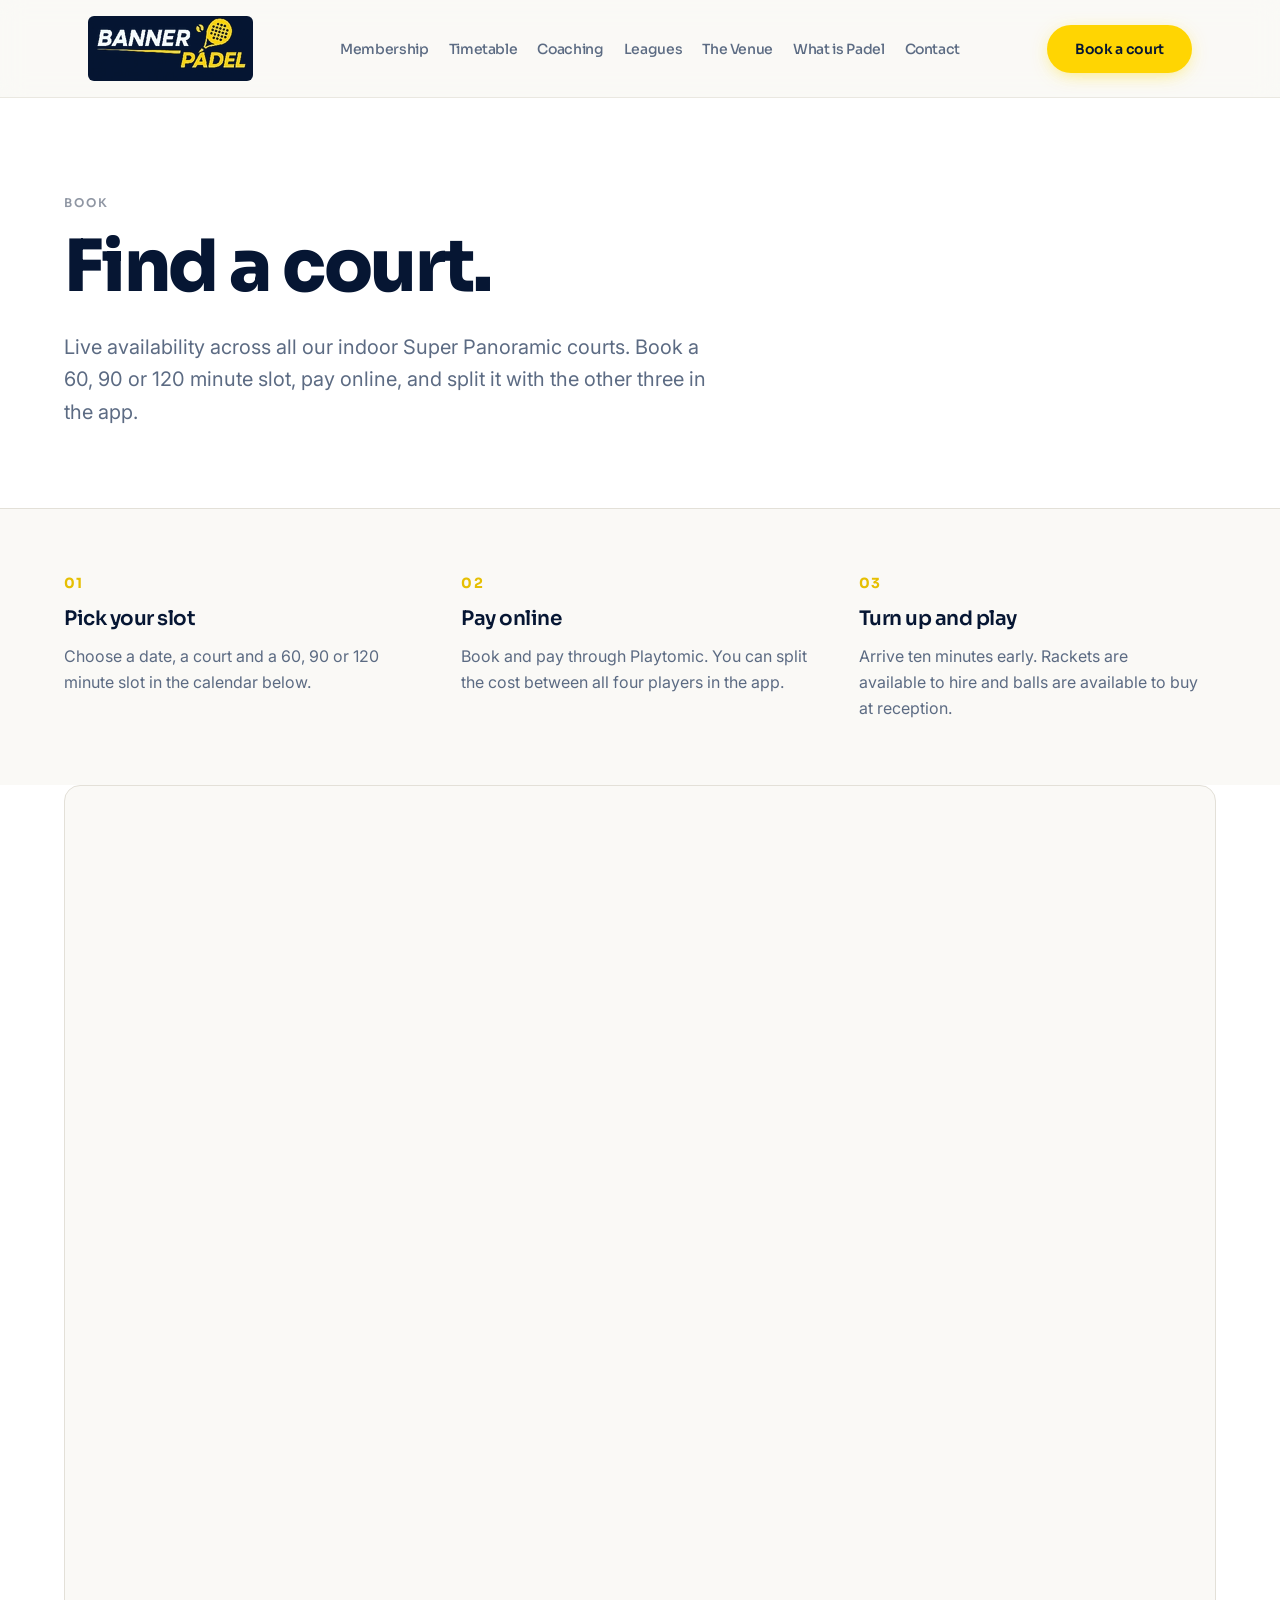
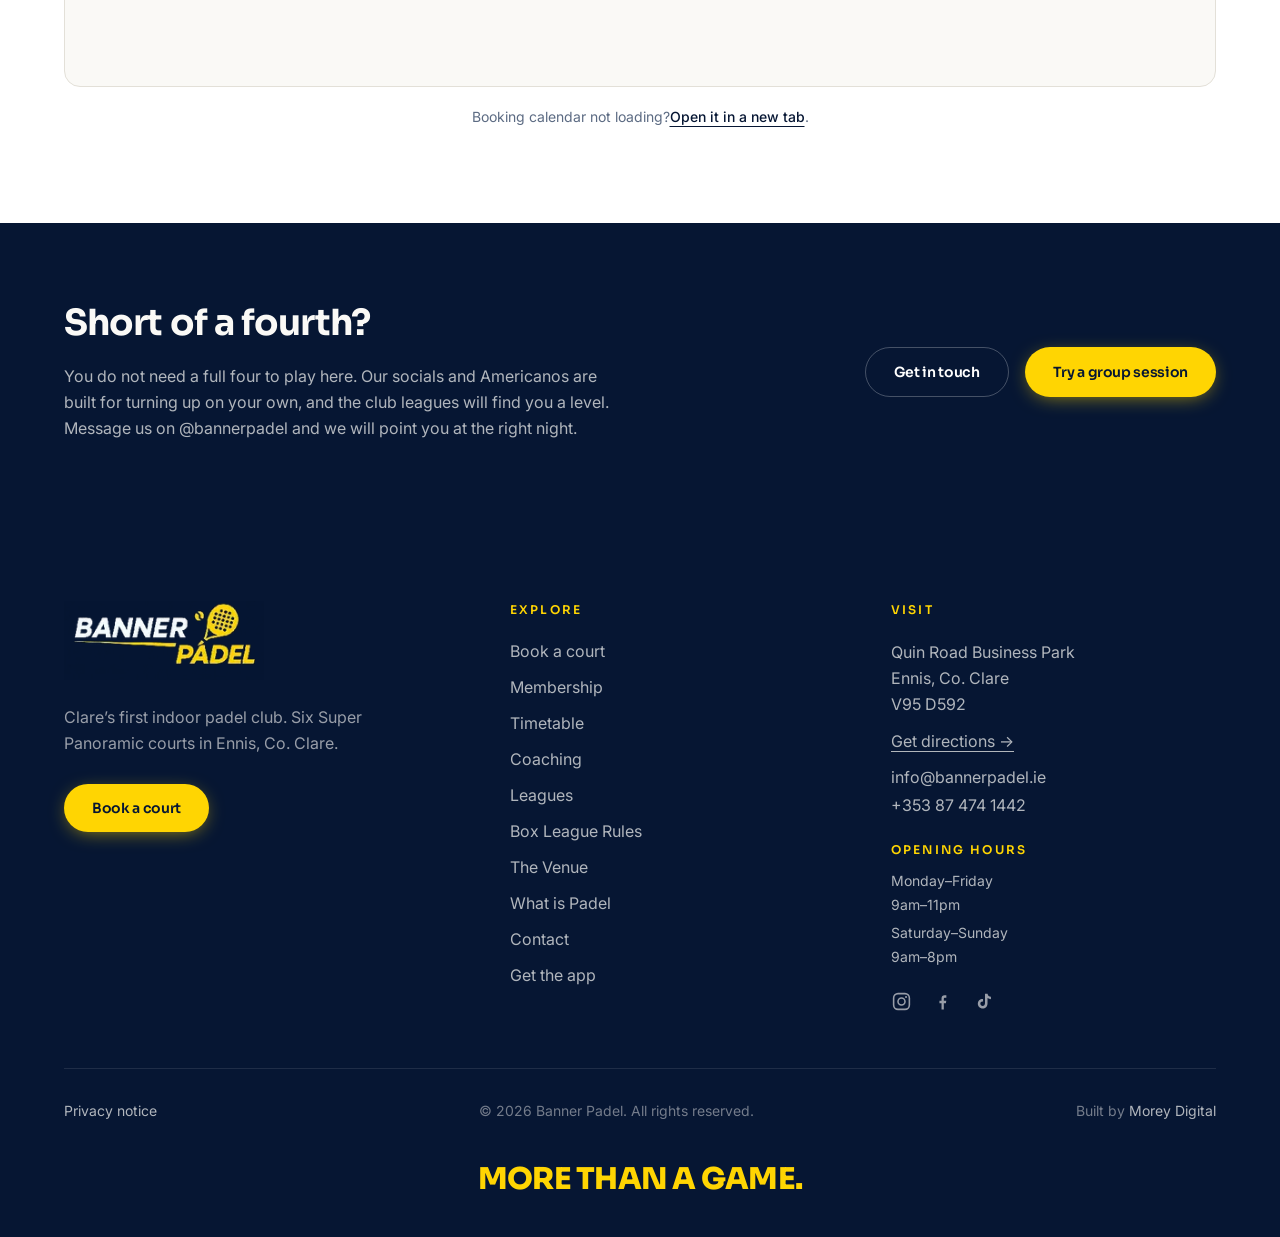
<file: book/index.html>
<!DOCTYPE html><html lang="en-IE"><head><meta charset="utf-8"><meta name="viewport" content="width=device-width, initial-scale=1"><title>Book a Court | Banner Padel</title><meta name="description" content="Book an indoor padel court at Banner Padel in Ennis, Co. Clare. Live availability, online payment and racket hire available."><link rel="canonical" href="https://bannerpadel.ie/book/"><link rel="icon" type="image/svg+xml" href="/favicon.svg"><meta property="og:site_name" content="Banner Padel"><meta property="og:title" content="Book a Court | Banner Padel"><meta property="og:description" content="Book an indoor padel court at Banner Padel in Ennis, Co. Clare. Live availability, online payment and racket hire available."><meta property="og:type" content="website"><meta property="og:url" content="https://bannerpadel.ie/book/"><meta property="og:locale" content="en_IE"><meta property="og:image" content="https://bannerpadel.ie/social-share.png"><meta property="og:image:width" content="1200"><meta property="og:image:height" content="630"><meta property="og:image:type" content="image/png"><meta property="og:image:alt" content="Banner Padel — indoor padel in Ennis, Co. Clare"><meta name="twitter:image" content="https://bannerpadel.ie/social-share.png"><meta name="twitter:image:alt" content="Banner Padel — indoor padel in Ennis, Co. Clare"><meta name="twitter:card" content="summary_large_image"><link rel="preconnect" href="https://fonts.googleapis.com"><link rel="preconnect" href="https://fonts.gstatic.com" crossorigin><link href="https://fonts.googleapis.com/css2?family=Sora:wght@400;600;700;800&family=Inter:wght@400;500;600&display=swap" rel="stylesheet"><script type="application/ld+json">{"@context":"https://schema.org","@type":"SportsActivityLocation","name":"Banner Padel","description":"Clare's first indoor padel club","url":"https://bannerpadel.ie","email":"info@bannerpadel.ie","telephone":"+353 87 474 1442","openingHoursSpecification":[{"@type":"OpeningHoursSpecification","dayOfWeek":["https://schema.org/Monday","https://schema.org/Tuesday","https://schema.org/Wednesday","https://schema.org/Thursday","https://schema.org/Friday"],"opens":"09:00","closes":"23:00"},{"@type":"OpeningHoursSpecification","dayOfWeek":["https://schema.org/Saturday","https://schema.org/Sunday"],"opens":"09:00","closes":"20:00"}],"image":"https://bannerpadel.ie/social-share.png","hasMap":"https://maps.google.com/?cid=10938682595280522135","address":{"@type":"PostalAddress","streetAddress":"Quin Road Business Park","postalCode":"V95 D592","addressLocality":"Ennis","addressRegion":"Co. Clare","addressCountry":"IE"},"sameAs":["https://www.facebook.com/bannerpadel","https://www.instagram.com/bannerpadel","https://www.tiktok.com/@bannerpadel"]}</script><link rel="stylesheet" href="/_astro/Layout.BHSgSZDn.css"></head><body><a href="#main" class="sr-only focus:not-sr-only focus:absolute focus:left-4 focus:top-4 focus:z-[60] focus:rounded-full focus:bg-navy focus:px-5 focus:py-3 focus:text-bone">Skip to content</a><header id="site-header" class="sticky top-0 z-50 border-b border-line/70 bg-bone/85 backdrop-blur-md transition-shadow duration-300"><div class="mx-auto flex max-w-6xl items-center justify-between gap-6 px-6 py-4"><a href="/" class="flex shrink-0 items-center gap-3" aria-label="Banner Padel — home"><img src="/_astro/banner-padel-logo-wordmark.DFg-VL1P_2nq6gw.webp" srcset="/_astro/banner-padel-logo-wordmark.DFg-VL1P_2nq6gw.webp 1x, /_astro/banner-padel-logo-wordmark.DFg-VL1P_1RrCAB.webp 2x" alt="Banner Padel" loading="eager" decoding="async" width="165" height="65" class="h-auto w-[140px] rounded-md bg-navy sm:w-[165px]"></a><nav aria-label="Main" class="hidden items-center gap-5 lg:flex"><a href="/#membership" class="font-display text-sm font-medium tracking-tight transition-colors text-muted hover:text-navy">Membership</a><a href="/timetable/" class="font-display text-sm font-medium tracking-tight transition-colors text-muted hover:text-navy">Timetable</a><a href="/coaching/" class="font-display text-sm font-medium tracking-tight transition-colors text-muted hover:text-navy">Coaching</a><a href="https://league.bannerpadel.ie" class="font-display text-sm font-medium tracking-tight transition-colors text-muted hover:text-navy">Leagues</a><a href="/venue/" class="font-display text-sm font-medium tracking-tight transition-colors text-muted hover:text-navy">The Venue</a><a href="/what-is-padel/" class="font-display text-sm font-medium tracking-tight transition-colors text-muted hover:text-navy">What is Padel</a><a href="/contact/" class="font-display text-sm font-medium tracking-tight transition-colors text-muted hover:text-navy">Contact</a></nav><div class="flex items-center gap-3"><div class="hidden sm:block"><a href="https://playtomic.com/clubs/banner-padel" class="inline-flex items-center justify-center gap-2 rounded-full px-7 py-3.5 font-display text-sm font-semibold tracking-tight transition-all duration-200 hover:-translate-y-0.5 active:translate-y-0 bg-saffron text-navy hover:bg-saffron-600 shadow-[0_4px_20px_-6px_rgba(255,213,2,0.7)] px-6 py-3">Book a court</a></div><button type="button" id="menu-toggle" class="grid h-11 w-11 place-items-center rounded-full border border-navy/15 text-navy lg:hidden" aria-expanded="false" aria-controls="mobile-menu" aria-label="Open menu"><svg width="20" height="20" viewBox="0 0 20 20" fill="none" stroke="currentColor" stroke-width="1.8" aria-hidden="true"><path d="M3 6h14M3 10h14M3 14h14"></path></svg></button></div></div><div id="mobile-menu" hidden class="border-t border-line bg-bone lg:hidden"><nav aria-label="Mobile" class="mx-auto flex max-w-6xl flex-col px-6 py-3"><a href="/#membership" class="border-b border-line/70 py-4 font-display text-lg font-semibold tracking-tight text-navy last:border-0">Membership</a><a href="/timetable/" class="border-b border-line/70 py-4 font-display text-lg font-semibold tracking-tight text-navy last:border-0">Timetable</a><a href="/coaching/" class="border-b border-line/70 py-4 font-display text-lg font-semibold tracking-tight text-navy last:border-0">Coaching</a><a href="https://league.bannerpadel.ie" class="border-b border-line/70 py-4 font-display text-lg font-semibold tracking-tight text-navy last:border-0">Leagues</a><a href="/venue/" class="border-b border-line/70 py-4 font-display text-lg font-semibold tracking-tight text-navy last:border-0">The Venue</a><a href="/what-is-padel/" class="border-b border-line/70 py-4 font-display text-lg font-semibold tracking-tight text-navy last:border-0">What is Padel</a><a href="/contact/" class="border-b border-line/70 py-4 font-display text-lg font-semibold tracking-tight text-navy last:border-0">Contact</a><a href="https://playtomic.com/clubs/banner-padel" class="inline-flex items-center justify-center gap-2 rounded-full px-7 py-3.5 font-display text-sm font-semibold tracking-tight transition-all duration-200 hover:-translate-y-0.5 active:translate-y-0 bg-saffron text-navy hover:bg-saffron-600 shadow-[0_4px_20px_-6px_rgba(255,213,2,0.7)] my-4">Book a court</a></nav></div></header><script type="module">var e=document.getElementById(`menu-toggle`),t=document.getElementById(`mobile-menu`);e?.addEventListener(`click`,()=>{let n=e.getAttribute(`aria-expanded`)===`true`;e.setAttribute(`aria-expanded`,String(!n)),e.setAttribute(`aria-label`,n?`Open menu`:`Close menu`),t&&(t.hidden=n)}),t?.querySelectorAll(`a`).forEach(n=>{n.addEventListener(`click`,()=>{t.hidden=!0,e?.setAttribute(`aria-expanded`,`false`),e?.setAttribute(`aria-label`,`Open menu`)})});var n=document.getElementById(`site-header`),r=()=>{n?.classList.toggle(`shadow-[0_1px_24px_-8px_rgba(6,22,51,0.25)]`,window.scrollY>8)};r(),window.addEventListener(`scroll`,r,{passive:!0});</script><main id="main"><section class="border-b border-line bg-white px-6 pt-16 pb-14 md:pt-24 md:pb-20"><div class="mx-auto max-w-6xl"><p class="eyebrow text-navy/45">Book</p><h1 class="mt-5 max-w-3xl text-[clamp(2.5rem,6vw,4.5rem)] font-extrabold leading-[0.98] tracking-[-0.035em]">Find a court.</h1><p class="mt-7 max-w-2xl text-lg leading-relaxed text-muted md:text-xl">Live availability across all our indoor Super Panoramic courts. Book a 60, 90 or 120 minute slot, pay online, and split it with the other three in the app.</p></div></section><section class="bg-bone text-navy px-6 py-20 md:py-28 !py-16"><div class="mx-auto max-w-6xl"><div class="grid gap-10 md:grid-cols-3"><div class="reveal"><p class="font-display text-sm font-bold tracking-widest text-saffron-600">01</p><h2 class="mt-3 font-display text-xl font-semibold tracking-tight">Pick your slot</h2><p class="mt-2.5 leading-relaxed text-muted">Choose a date, a court and a 60, 90 or 120 minute slot in the calendar below.</p></div><div class="reveal"><p class="font-display text-sm font-bold tracking-widest text-saffron-600">02</p><h2 class="mt-3 font-display text-xl font-semibold tracking-tight">Pay online</h2><p class="mt-2.5 leading-relaxed text-muted">Book and pay through Playtomic. You can split the cost between all four players in the app.</p></div><div class="reveal"><p class="font-display text-sm font-bold tracking-widest text-saffron-600">03</p><h2 class="mt-3 font-display text-xl font-semibold tracking-tight">Turn up and play</h2><p class="mt-2.5 leading-relaxed text-muted">Arrive ten minutes early. Rackets are available to hire and balls are available to buy at reception.</p></div></div></div></section><section id="availability" class="bg-white px-6 pb-24"><div class="mx-auto max-w-6xl"><div class="overflow-hidden rounded-2xl border border-line bg-bone"><iframe src="https://playtomic.io/wl/005f080e-4191-4437-a723-fed2c913164d" title="Live court availability and booking for Banner Padel" class="block h-[900px] w-full border-0" loading="lazy" allow="payment"></iframe></div><p class="mt-5 text-center text-sm text-muted">Booking calendar not loading?<a href="https://playtomic.com/clubs/banner-padel" target="_blank" rel="noopener" class="font-medium text-navy underline underline-offset-4">Open it in a new tab</a>.</p></div></section><section class="bg-navy text-bone px-6 py-20 md:py-28 !py-20"><div class="mx-auto max-w-6xl"><div class="reveal grid gap-10 md:grid-cols-2 md:items-center"><div><h2 class="text-3xl font-bold tracking-tight md:text-4xl">Short of a fourth?</h2><p class="mt-5 leading-relaxed text-bone/70">You do not need a full four to play here. Our socials and Americanos are built for turning up on your own, and the club leagues will find you a level. Message us on @bannerpadel and we will point you at the right night.</p></div><div class="flex flex-wrap gap-4 md:justify-end"><a href="/contact/" class="inline-flex items-center justify-center gap-2 rounded-full px-7 py-3.5 font-display text-sm font-semibold tracking-tight transition-all duration-200 hover:-translate-y-0.5 active:translate-y-0 border border-white/25 text-white hover:border-white/60 hover:bg-white/10 ">Get in touch</a><a href="/coaching/" class="inline-flex items-center justify-center gap-2 rounded-full px-7 py-3.5 font-display text-sm font-semibold tracking-tight transition-all duration-200 hover:-translate-y-0.5 active:translate-y-0 bg-saffron text-navy hover:bg-saffron-600 shadow-[0_4px_20px_-6px_rgba(255,213,2,0.7)] ">Try a group session</a></div></div></div></section></main><footer class="bg-navy px-6 pt-20 pb-10 text-bone"><div class="mx-auto max-w-6xl"><div class="grid gap-14 border-b border-white/10 pb-14 md:grid-cols-[1.2fr_1fr_1fr]"><div><img src="/_astro/banner-padel-logo-wordmark.DFg-VL1P_hTn8t.webp" alt="Banner Padel" loading="lazy" decoding="async" width="220" height="87" class="h-auto w-[200px]"><p class="mt-6 max-w-xs leading-relaxed text-bone/60">Clare’s first indoor padel club. Six Super Panoramic courts in Ennis, Co. Clare.</p><div class="mt-7"><a href="https://playtomic.com/clubs/banner-padel" class="inline-flex items-center justify-center gap-2 rounded-full px-7 py-3.5 font-display text-sm font-semibold tracking-tight transition-all duration-200 hover:-translate-y-0.5 active:translate-y-0 bg-saffron text-navy hover:bg-saffron-600 shadow-[0_4px_20px_-6px_rgba(255,213,2,0.7)] ">Book a court</a></div></div><div><h2 class="eyebrow mb-5 text-saffron">Explore</h2><ul class="space-y-3"><li><a href="https://playtomic.com/clubs/banner-padel" class="text-bone/70 transition-colors hover:text-saffron">Book a court</a></li><li><a href="/#membership" class="text-bone/70 transition-colors hover:text-saffron">Membership</a></li><li><a href="/timetable/" class="text-bone/70 transition-colors hover:text-saffron">Timetable</a></li><li><a href="/coaching/" class="text-bone/70 transition-colors hover:text-saffron">Coaching</a></li><li><a href="https://league.bannerpadel.ie" class="text-bone/70 transition-colors hover:text-saffron">Leagues</a></li><li><a href="https://league.bannerpadel.ie/box/rules" class="text-bone/70 transition-colors hover:text-saffron">Box League Rules</a></li><li><a href="/venue/" class="text-bone/70 transition-colors hover:text-saffron">The Venue</a></li><li><a href="/what-is-padel/" class="text-bone/70 transition-colors hover:text-saffron">What is Padel</a></li><li><a href="/contact/" class="text-bone/70 transition-colors hover:text-saffron">Contact</a></li><li><a href="/#app" class="text-bone/70 transition-colors hover:text-saffron">Get the app</a></li></ul></div><div><h2 class="eyebrow mb-5 text-saffron">Visit</h2><address class="not-italic leading-relaxed text-bone/70">Quin Road Business Park<br>Ennis, Co. Clare<br>V95 D592</address><a href="https://maps.google.com/?cid=10938682595280522135" target="_blank" rel="noopener" class="mt-3 block text-bone/70 underline underline-offset-4 hover:text-saffron">Get directions →</a><a href="mailto:info@bannerpadel.ie" class="mt-3 block text-bone/70 transition-colors hover:text-saffron">info@bannerpadel.ie</a><a href="tel:+353874741442" class="mt-1 block text-bone/70 transition-colors hover:text-saffron">+353 87 474 1442</a><div class="mt-6"><h2 class="eyebrow mb-3 text-saffron">Opening hours</h2><dl class="space-y-2 text-sm text-bone/70"><div><dt>Monday–Friday</dt><dd class="mt-1">9am–11pm</dd></div><div><dt>Saturday–Sunday</dt><dd class="mt-1">9am–8pm</dd></div></dl></div><div class="mt-6"><div class="flex items-center gap-5"><a href="https://www.instagram.com/bannerpadel" target="_blank" rel="noopener" aria-label="Banner Padel on Instagram" class="transition-colors text-bone/60 hover:text-saffron"><svg viewBox="0 0 24 24" width="21" height="21" fill="none" stroke="currentColor" stroke-width="1.8" aria-hidden="true"><rect x="3" y="3" width="18" height="18" rx="5"></rect><circle cx="12" cy="12" r="4"></circle><circle cx="17.2" cy="6.8" r="1.2" fill="currentColor" stroke="none"></circle></svg></a><a href="https://www.facebook.com/bannerpadel" target="_blank" rel="noopener" aria-label="Banner Padel on Facebook" class="transition-colors text-bone/60 hover:text-saffron"><svg viewBox="0 0 24 24" width="21" height="21" fill="currentColor" aria-hidden="true"><path d="M13.5 21v-7h2.4l.4-3h-2.8V9.1c0-.9.3-1.5 1.6-1.5h1.3V4.9c-.3 0-1.1-.1-2-.1-2.1 0-3.5 1.3-3.5 3.6V11H8.5v3h2.4v7h2.6z"></path></svg></a><a href="https://www.tiktok.com/@bannerpadel" target="_blank" rel="noopener" aria-label="Banner Padel on TikTok" class="transition-colors text-bone/60 hover:text-saffron"><svg viewBox="0 0 24 24" width="21" height="21" fill="currentColor" aria-hidden="true"><path d="M16.6 3c.4 2 1.7 3.4 3.9 3.6v2.8c-1.5 0-2.8-.5-3.9-1.3v6.1c0 3.4-2.4 5.8-5.6 5.8-3 0-5.5-2.4-5.5-5.4 0-3.2 2.7-5.6 6-5.3v2.9c-1.7-.4-3.1.7-3.1 2.4 0 1.4 1.2 2.5 2.6 2.5 1.6 0 2.7-1.2 2.7-3V3h2.9z"></path></svg></a></div></div></div></div><div class="flex flex-col gap-3 pt-8 text-sm text-bone/45 sm:flex-row sm:items-center sm:justify-between"><a href="/privacy/" class="text-bone/70 hover:text-saffron">Privacy notice</a><p>&copy; 2026 Banner Padel. All rights reserved.</p><p>Built by <a href="https://moreydigital.ie" target="_blank" rel="noopener" class="text-bone/70 underline-offset-4 transition-colors hover:text-saffron hover:underline">Morey Digital</a></p></div><p class="mt-10 text-center font-display text-2xl font-extrabold tracking-tight text-saffron sm:text-3xl">MORE THAN A GAME.</p></div></footer><script type="module">var e=document.querySelectorAll(`.reveal`);if(window.matchMedia(`(prefers-reduced-motion: reduce)`).matches||!(`IntersectionObserver`in window))e.forEach(e=>e.classList.add(`is-in`));else{let t=new IntersectionObserver(e=>{e.forEach(e=>{e.isIntersecting&&(e.target.classList.add(`is-in`),t.unobserve(e.target))})},{rootMargin:`0px 0px -10% 0px`,threshold:.1});e.forEach(e=>t.observe(e))}</script></body></html>
</file>
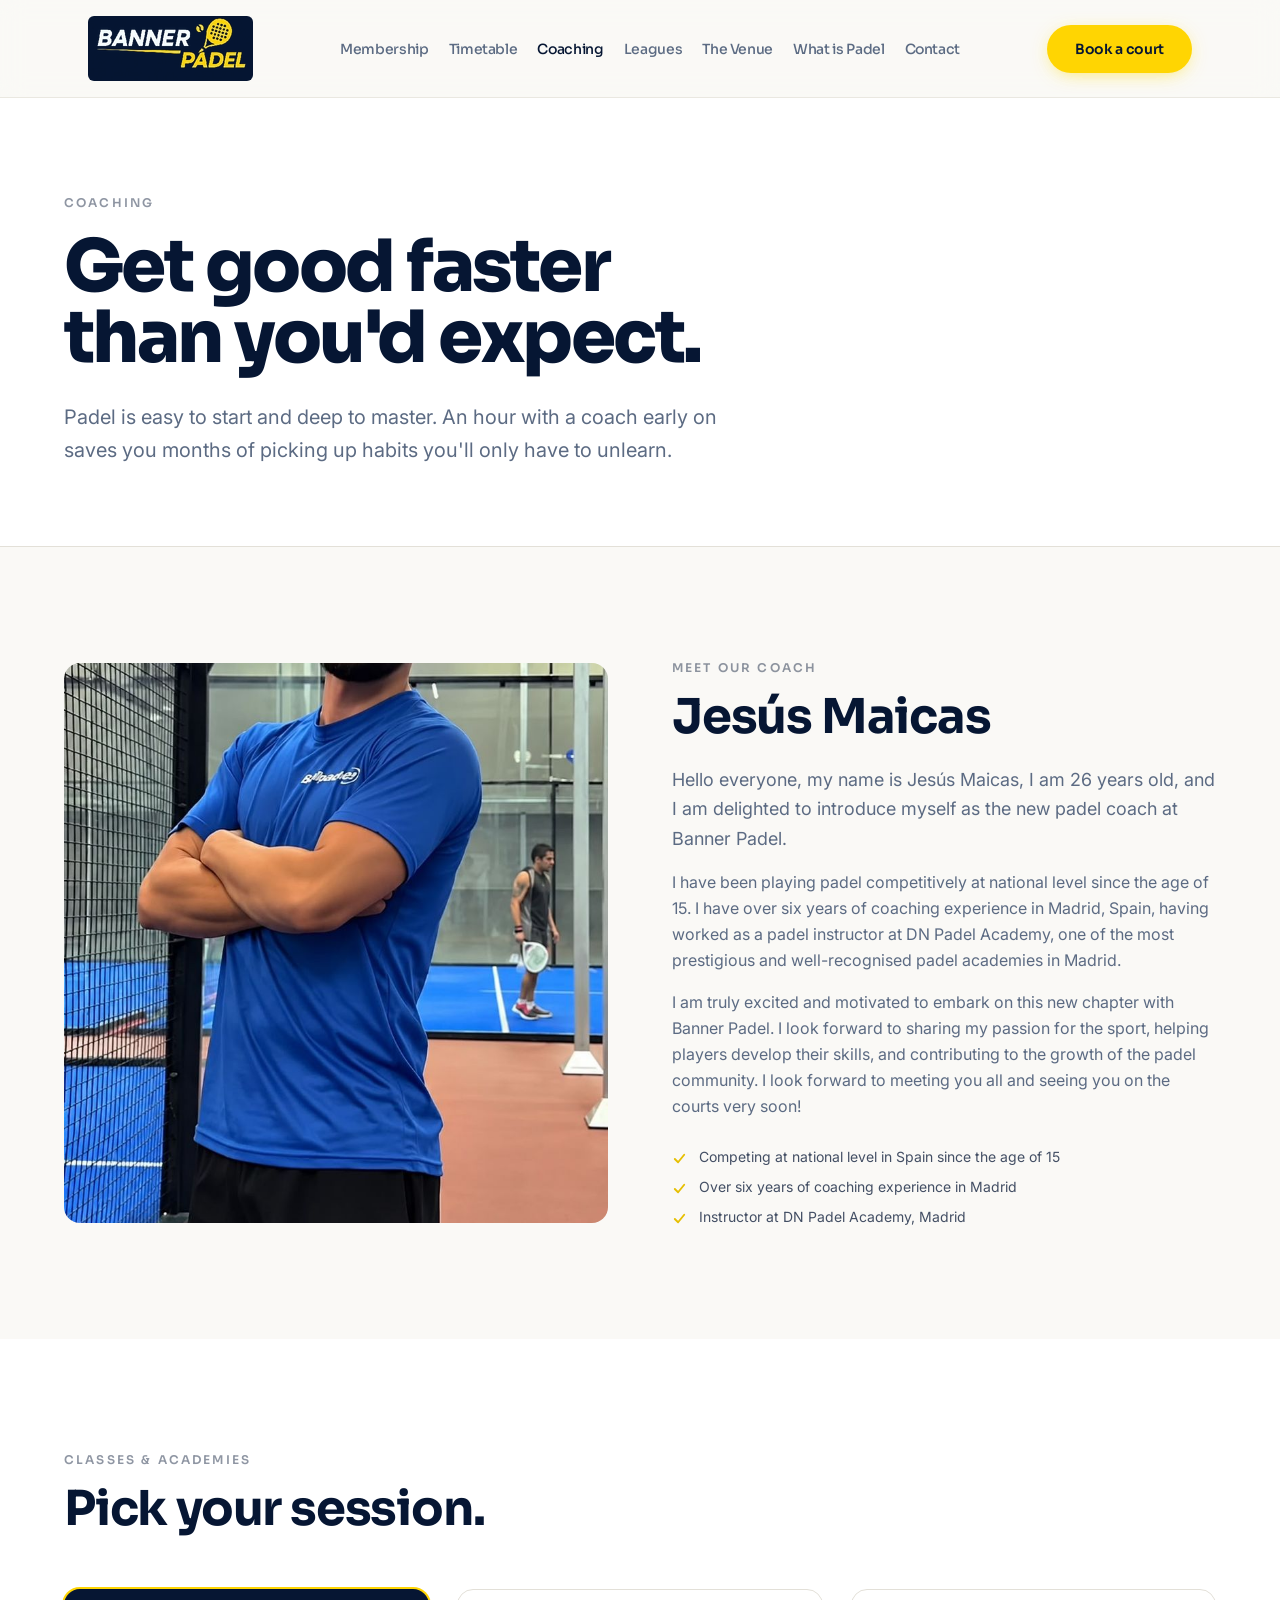
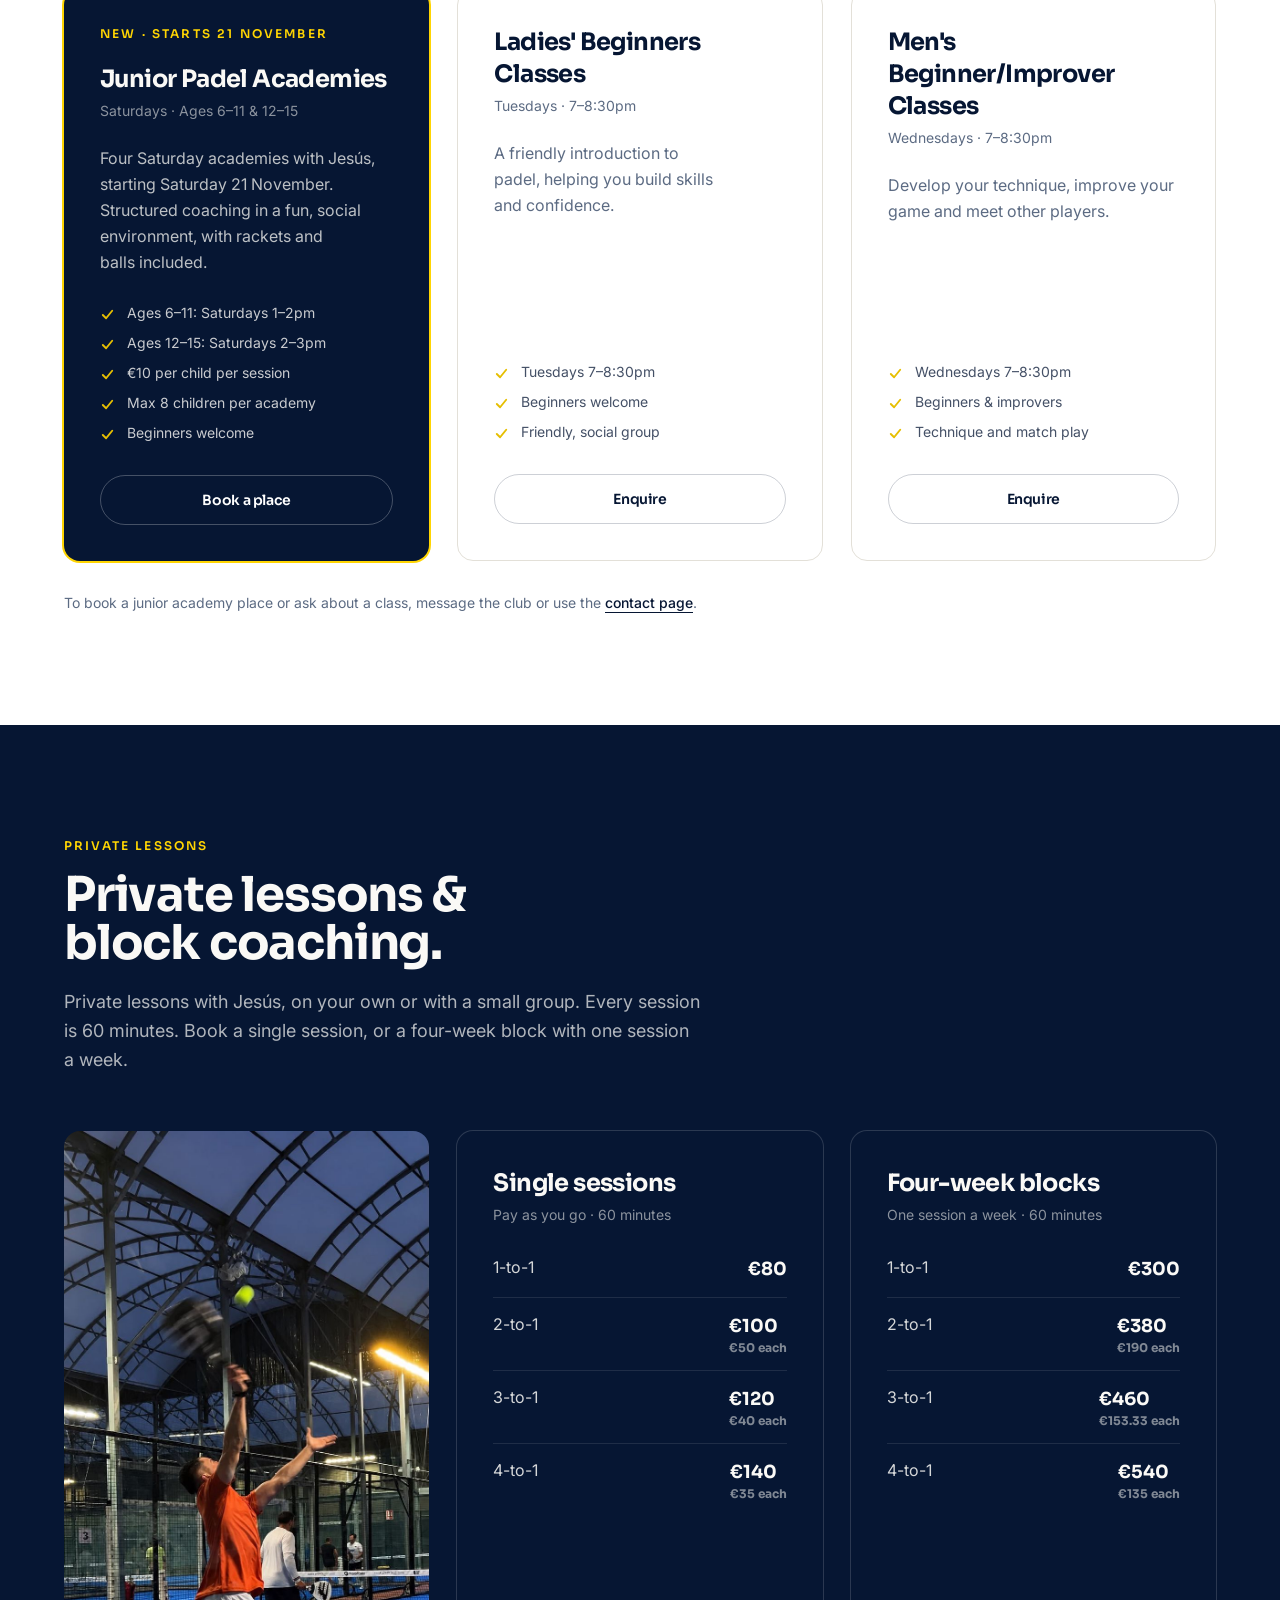
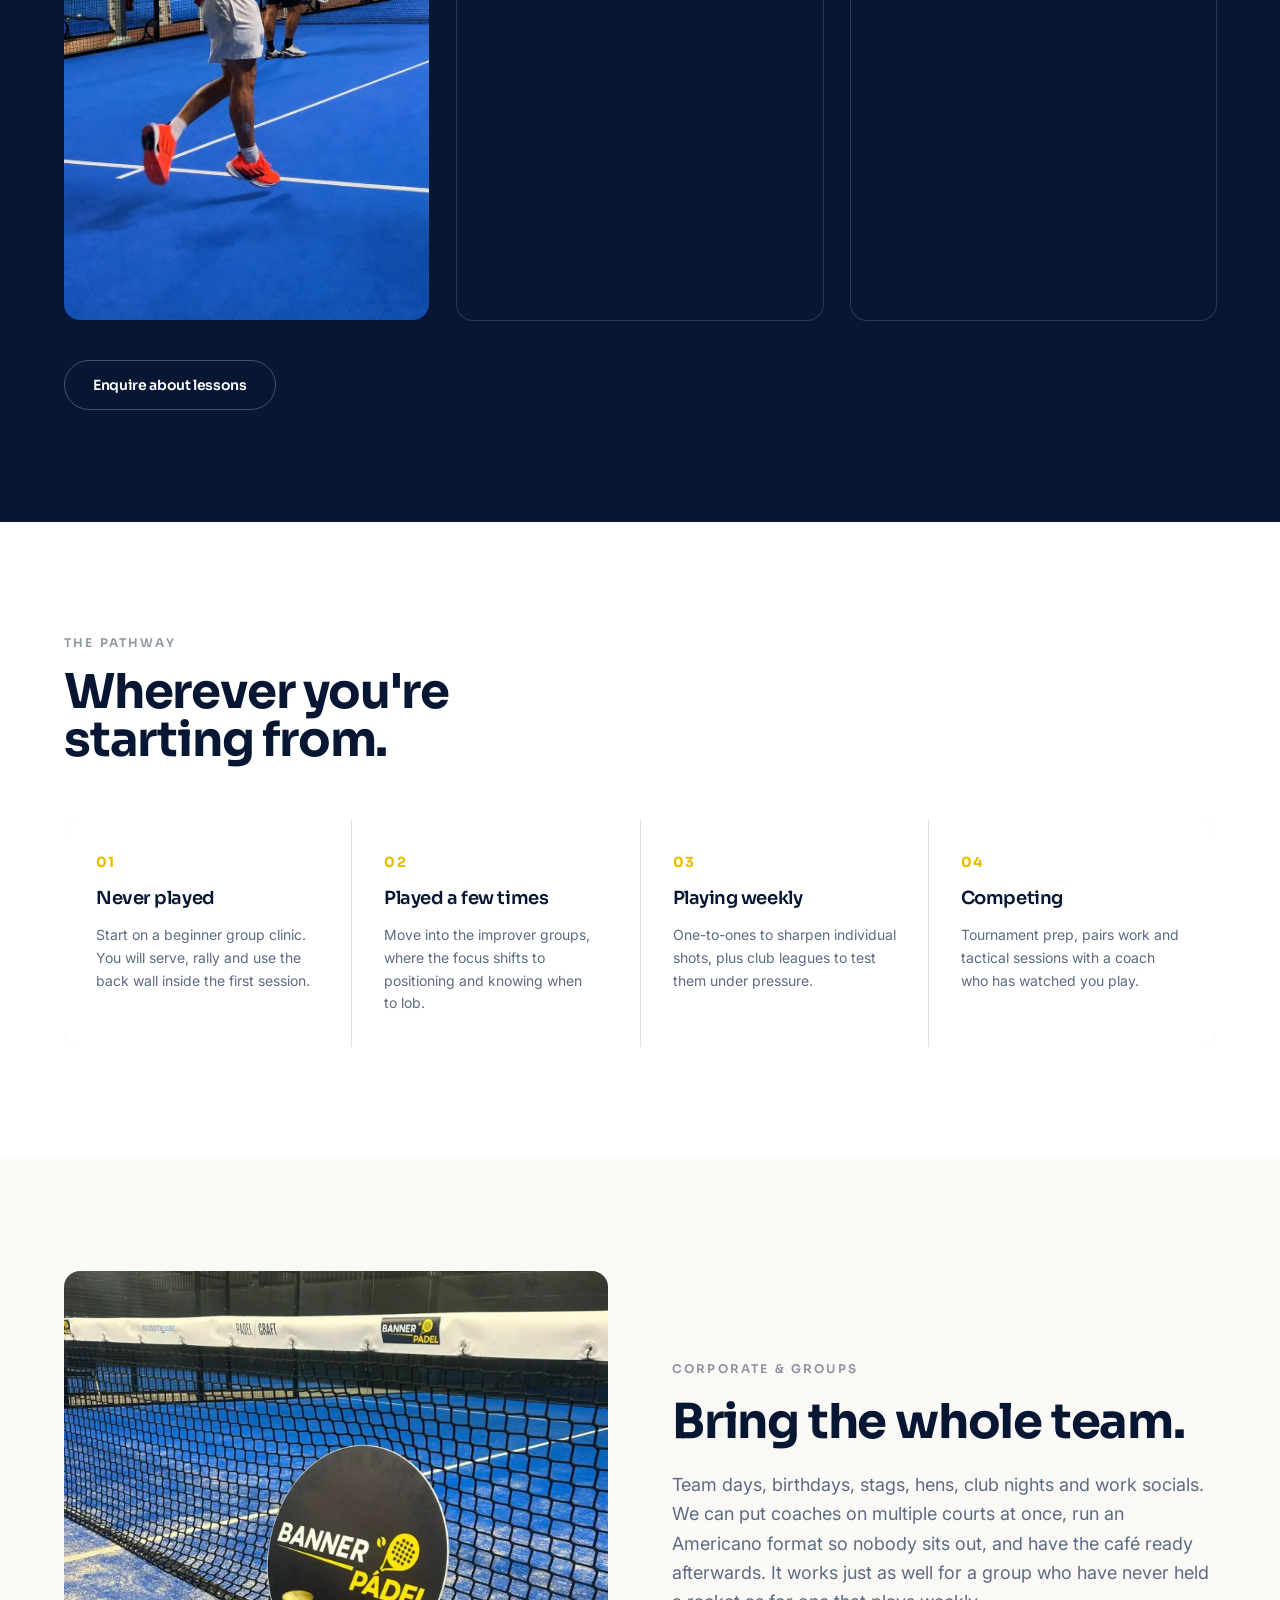
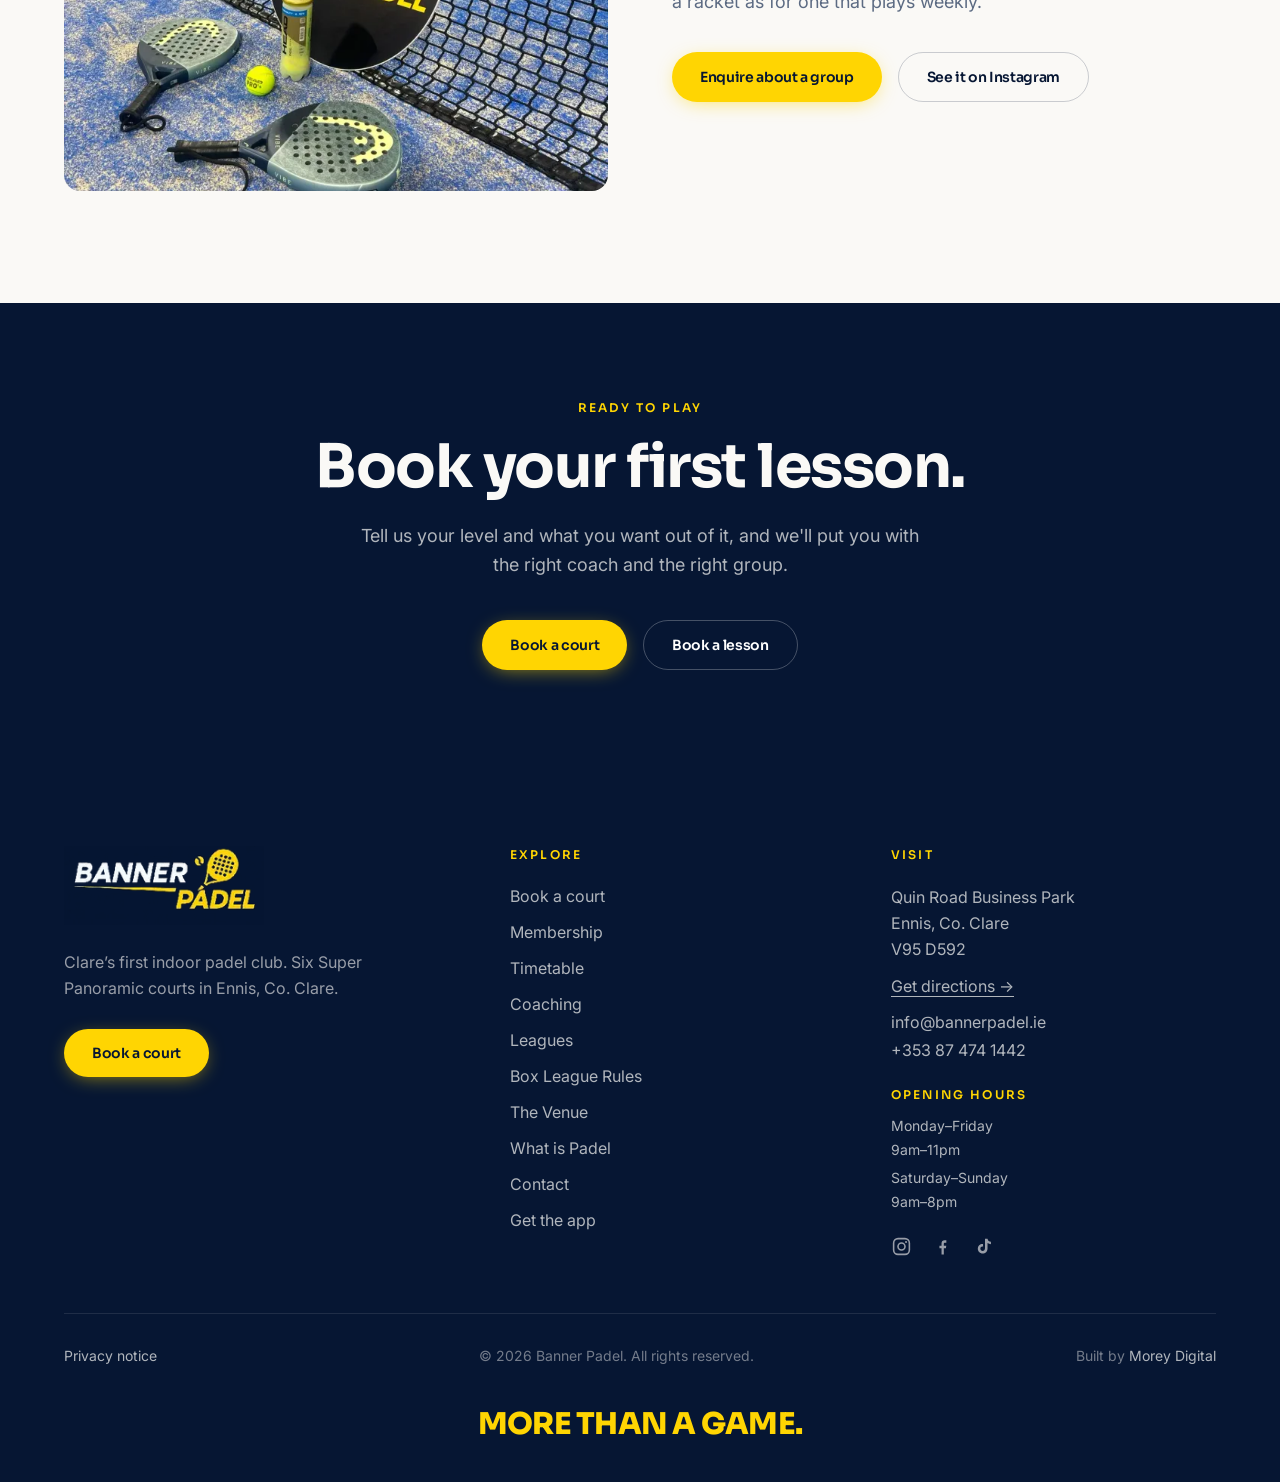
<file: coaching/index.html>
<!DOCTYPE html><html lang="en-IE"><head><meta charset="utf-8"><meta name="viewport" content="width=device-width, initial-scale=1"><title>Coaching &amp; Lessons | Banner Padel</title><meta name="description" content="Padel coaching in Ennis, Co. Clare — one-to-one lessons, group clinics and junior programmes at Banner Padel, for complete beginners through to competitive players."><link rel="canonical" href="https://bannerpadel.ie/coaching/"><link rel="icon" type="image/svg+xml" href="/favicon.svg"><meta property="og:site_name" content="Banner Padel"><meta property="og:title" content="Coaching &amp; Lessons | Banner Padel"><meta property="og:description" content="Padel coaching in Ennis, Co. Clare — one-to-one lessons, group clinics and junior programmes at Banner Padel, for complete beginners through to competitive players."><meta property="og:type" content="website"><meta property="og:url" content="https://bannerpadel.ie/coaching/"><meta property="og:locale" content="en_IE"><meta property="og:image" content="https://bannerpadel.ie/social-share.png"><meta property="og:image:width" content="1200"><meta property="og:image:height" content="630"><meta property="og:image:type" content="image/png"><meta property="og:image:alt" content="Banner Padel — indoor padel in Ennis, Co. Clare"><meta name="twitter:image" content="https://bannerpadel.ie/social-share.png"><meta name="twitter:image:alt" content="Banner Padel — indoor padel in Ennis, Co. Clare"><meta name="twitter:card" content="summary_large_image"><link rel="preconnect" href="https://fonts.googleapis.com"><link rel="preconnect" href="https://fonts.gstatic.com" crossorigin><link href="https://fonts.googleapis.com/css2?family=Sora:wght@400;600;700;800&family=Inter:wght@400;500;600&display=swap" rel="stylesheet"><script type="application/ld+json">{"@context":"https://schema.org","@type":"SportsActivityLocation","name":"Banner Padel","description":"Clare's first indoor padel club","url":"https://bannerpadel.ie","email":"info@bannerpadel.ie","telephone":"+353 87 474 1442","openingHoursSpecification":[{"@type":"OpeningHoursSpecification","dayOfWeek":["https://schema.org/Monday","https://schema.org/Tuesday","https://schema.org/Wednesday","https://schema.org/Thursday","https://schema.org/Friday"],"opens":"09:00","closes":"23:00"},{"@type":"OpeningHoursSpecification","dayOfWeek":["https://schema.org/Saturday","https://schema.org/Sunday"],"opens":"09:00","closes":"20:00"}],"image":"https://bannerpadel.ie/social-share.png","hasMap":"https://maps.google.com/?cid=10938682595280522135","address":{"@type":"PostalAddress","streetAddress":"Quin Road Business Park","postalCode":"V95 D592","addressLocality":"Ennis","addressRegion":"Co. Clare","addressCountry":"IE"},"sameAs":["https://www.facebook.com/bannerpadel","https://www.instagram.com/bannerpadel","https://www.tiktok.com/@bannerpadel"]}</script><link rel="stylesheet" href="/_astro/Layout.BHSgSZDn.css"></head><body><a href="#main" class="sr-only focus:not-sr-only focus:absolute focus:left-4 focus:top-4 focus:z-[60] focus:rounded-full focus:bg-navy focus:px-5 focus:py-3 focus:text-bone">Skip to content</a><header id="site-header" class="sticky top-0 z-50 border-b border-line/70 bg-bone/85 backdrop-blur-md transition-shadow duration-300"><div class="mx-auto flex max-w-6xl items-center justify-between gap-6 px-6 py-4"><a href="/" class="flex shrink-0 items-center gap-3" aria-label="Banner Padel — home"><img src="/_astro/banner-padel-logo-wordmark.DFg-VL1P_2nq6gw.webp" srcset="/_astro/banner-padel-logo-wordmark.DFg-VL1P_2nq6gw.webp 1x, /_astro/banner-padel-logo-wordmark.DFg-VL1P_1RrCAB.webp 2x" alt="Banner Padel" loading="eager" decoding="async" width="165" height="65" class="h-auto w-[140px] rounded-md bg-navy sm:w-[165px]"></a><nav aria-label="Main" class="hidden items-center gap-5 lg:flex"><a href="/#membership" class="font-display text-sm font-medium tracking-tight transition-colors text-muted hover:text-navy">Membership</a><a href="/timetable/" class="font-display text-sm font-medium tracking-tight transition-colors text-muted hover:text-navy">Timetable</a><a href="/coaching/" aria-current="page" class="font-display text-sm font-medium tracking-tight transition-colors text-navy">Coaching</a><a href="https://league.bannerpadel.ie" class="font-display text-sm font-medium tracking-tight transition-colors text-muted hover:text-navy">Leagues</a><a href="/venue/" class="font-display text-sm font-medium tracking-tight transition-colors text-muted hover:text-navy">The Venue</a><a href="/what-is-padel/" class="font-display text-sm font-medium tracking-tight transition-colors text-muted hover:text-navy">What is Padel</a><a href="/contact/" class="font-display text-sm font-medium tracking-tight transition-colors text-muted hover:text-navy">Contact</a></nav><div class="flex items-center gap-3"><div class="hidden sm:block"><a href="https://playtomic.com/clubs/banner-padel" class="inline-flex items-center justify-center gap-2 rounded-full px-7 py-3.5 font-display text-sm font-semibold tracking-tight transition-all duration-200 hover:-translate-y-0.5 active:translate-y-0 bg-saffron text-navy hover:bg-saffron-600 shadow-[0_4px_20px_-6px_rgba(255,213,2,0.7)] px-6 py-3">Book a court</a></div><button type="button" id="menu-toggle" class="grid h-11 w-11 place-items-center rounded-full border border-navy/15 text-navy lg:hidden" aria-expanded="false" aria-controls="mobile-menu" aria-label="Open menu"><svg width="20" height="20" viewBox="0 0 20 20" fill="none" stroke="currentColor" stroke-width="1.8" aria-hidden="true"><path d="M3 6h14M3 10h14M3 14h14"></path></svg></button></div></div><div id="mobile-menu" hidden class="border-t border-line bg-bone lg:hidden"><nav aria-label="Mobile" class="mx-auto flex max-w-6xl flex-col px-6 py-3"><a href="/#membership" class="border-b border-line/70 py-4 font-display text-lg font-semibold tracking-tight text-navy last:border-0">Membership</a><a href="/timetable/" class="border-b border-line/70 py-4 font-display text-lg font-semibold tracking-tight text-navy last:border-0">Timetable</a><a href="/coaching/" class="border-b border-line/70 py-4 font-display text-lg font-semibold tracking-tight text-navy last:border-0">Coaching</a><a href="https://league.bannerpadel.ie" class="border-b border-line/70 py-4 font-display text-lg font-semibold tracking-tight text-navy last:border-0">Leagues</a><a href="/venue/" class="border-b border-line/70 py-4 font-display text-lg font-semibold tracking-tight text-navy last:border-0">The Venue</a><a href="/what-is-padel/" class="border-b border-line/70 py-4 font-display text-lg font-semibold tracking-tight text-navy last:border-0">What is Padel</a><a href="/contact/" class="border-b border-line/70 py-4 font-display text-lg font-semibold tracking-tight text-navy last:border-0">Contact</a><a href="https://playtomic.com/clubs/banner-padel" class="inline-flex items-center justify-center gap-2 rounded-full px-7 py-3.5 font-display text-sm font-semibold tracking-tight transition-all duration-200 hover:-translate-y-0.5 active:translate-y-0 bg-saffron text-navy hover:bg-saffron-600 shadow-[0_4px_20px_-6px_rgba(255,213,2,0.7)] my-4">Book a court</a></nav></div></header><script type="module">var e=document.getElementById(`menu-toggle`),t=document.getElementById(`mobile-menu`);e?.addEventListener(`click`,()=>{let n=e.getAttribute(`aria-expanded`)===`true`;e.setAttribute(`aria-expanded`,String(!n)),e.setAttribute(`aria-label`,n?`Open menu`:`Close menu`),t&&(t.hidden=n)}),t?.querySelectorAll(`a`).forEach(n=>{n.addEventListener(`click`,()=>{t.hidden=!0,e?.setAttribute(`aria-expanded`,`false`),e?.setAttribute(`aria-label`,`Open menu`)})});var n=document.getElementById(`site-header`),r=()=>{n?.classList.toggle(`shadow-[0_1px_24px_-8px_rgba(6,22,51,0.25)]`,window.scrollY>8)};r(),window.addEventListener(`scroll`,r,{passive:!0});</script><main id="main"><section class="border-b border-line bg-white px-6 pt-16 pb-14 md:pt-24 md:pb-20"><div class="mx-auto max-w-6xl"><p class="eyebrow text-navy/45">Coaching</p><h1 class="mt-5 max-w-3xl text-[clamp(2.5rem,6vw,4.5rem)] font-extrabold leading-[0.98] tracking-[-0.035em]">Get good faster than you&#39;d expect.</h1><p class="mt-7 max-w-2xl text-lg leading-relaxed text-muted md:text-xl">Padel is easy to start and deep to master. An hour with a coach early on saves you months of picking up habits you&#39;ll only have to unlearn.</p></div></section><section class="bg-bone text-navy px-6 py-20 md:py-28 "><div class="mx-auto max-w-6xl"><div class="grid gap-12 lg:grid-cols-2 lg:items-center lg:gap-16"><div class="reveal overflow-hidden rounded-2xl"><img src="/_astro/coach-jesus-maicas.jpg" alt="Jesús Maicas, padel coach at Banner Padel" width="800" height="1733" loading="lazy" decoding="async" class="h-[420px] w-full object-cover object-top md:h-[560px]"></div><div class="reveal"><p class="eyebrow mb-4 text-navy/45">Meet our coach</p><h2 class="text-4xl font-bold tracking-tight md:text-5xl">Jesús Maicas</h2><p class="mt-6 text-lg leading-relaxed text-muted">Hello everyone, my name is Jesús Maicas, I am 26 years old, and I am delighted to introduce myself as the new padel coach at Banner Padel.</p><p class="mt-4 leading-relaxed text-muted">I have been playing padel competitively at national level since the age of 15. I have over six years of coaching experience in Madrid, Spain, having worked as a padel instructor at DN Padel Academy, one of the most prestigious and well-recognised padel academies in Madrid.</p><p class="mt-4 leading-relaxed text-muted">I am truly excited and motivated to embark on this new chapter with Banner Padel. I look forward to sharing my passion for the sport, helping players develop their skills, and contributing to the growth of the padel community. I look forward to meeting you all and seeing you on the courts very soon!</p><ul class="mt-7 space-y-2.5"><li class="flex items-start gap-3"><svg class="mt-1 shrink-0 text-saffron-600" width="15" height="15" viewBox="0 0 16 16" fill="none" stroke="currentColor" stroke-width="2" stroke-linecap="round" stroke-linejoin="round" aria-hidden="true"><path d="M3 8.5l3.5 3.5L13 4"></path></svg><span class="text-sm text-navy/75">Competing at national level in Spain since the age of 15</span></li><li class="flex items-start gap-3"><svg class="mt-1 shrink-0 text-saffron-600" width="15" height="15" viewBox="0 0 16 16" fill="none" stroke="currentColor" stroke-width="2" stroke-linecap="round" stroke-linejoin="round" aria-hidden="true"><path d="M3 8.5l3.5 3.5L13 4"></path></svg><span class="text-sm text-navy/75">Over six years of coaching experience in Madrid</span></li><li class="flex items-start gap-3"><svg class="mt-1 shrink-0 text-saffron-600" width="15" height="15" viewBox="0 0 16 16" fill="none" stroke="currentColor" stroke-width="2" stroke-linecap="round" stroke-linejoin="round" aria-hidden="true"><path d="M3 8.5l3.5 3.5L13 4"></path></svg><span class="text-sm text-navy/75">Instructor at DN Padel Academy, Madrid</span></li></ul></div></div></div></section><section class="bg-white text-navy px-6 py-20 md:py-28 "><div class="mx-auto max-w-6xl"><header class="reveal max-w-2xl"><p class="eyebrow mb-4 text-navy/45">Classes &amp; academies</p><h2 class="text-4xl font-bold tracking-tight md:text-5xl">Pick your session.</h2></header><div class="mt-14 grid gap-7 lg:grid-cols-3"><div class="reveal flex flex-col rounded-2xl p-8 md:p-9 bg-navy text-bone ring-2 ring-saffron"><p class="eyebrow mb-5 text-saffron">New · Starts 21 November</p><h2 class="font-display text-2xl font-bold tracking-tight">Junior Padel Academies</h2><p class="mt-1.5 text-sm text-bone/55">Saturdays · Ages 6–11 &amp; 12–15</p><p class="mt-6 flex-1 leading-relaxed text-bone/75">Four Saturday academies with Jesús, starting Saturday 21 November. Structured coaching in a fun, social environment, with rackets and balls included.</p><ul class="mt-7 space-y-2.5"><li class="flex items-start gap-3"><svg class="mt-1 shrink-0 text-saffron-600" width="15" height="15" viewBox="0 0 16 16" fill="none" stroke="currentColor" stroke-width="2" stroke-linecap="round" stroke-linejoin="round" aria-hidden="true"><path d="M3 8.5l3.5 3.5L13 4"></path></svg><span class="text-sm text-bone/80">Ages 6–11: Saturdays 1–2pm</span></li><li class="flex items-start gap-3"><svg class="mt-1 shrink-0 text-saffron-600" width="15" height="15" viewBox="0 0 16 16" fill="none" stroke="currentColor" stroke-width="2" stroke-linecap="round" stroke-linejoin="round" aria-hidden="true"><path d="M3 8.5l3.5 3.5L13 4"></path></svg><span class="text-sm text-bone/80">Ages 12–15: Saturdays 2–3pm</span></li><li class="flex items-start gap-3"><svg class="mt-1 shrink-0 text-saffron-600" width="15" height="15" viewBox="0 0 16 16" fill="none" stroke="currentColor" stroke-width="2" stroke-linecap="round" stroke-linejoin="round" aria-hidden="true"><path d="M3 8.5l3.5 3.5L13 4"></path></svg><span class="text-sm text-bone/80">€10 per child per session</span></li><li class="flex items-start gap-3"><svg class="mt-1 shrink-0 text-saffron-600" width="15" height="15" viewBox="0 0 16 16" fill="none" stroke="currentColor" stroke-width="2" stroke-linecap="round" stroke-linejoin="round" aria-hidden="true"><path d="M3 8.5l3.5 3.5L13 4"></path></svg><span class="text-sm text-bone/80">Max 8 children per academy</span></li><li class="flex items-start gap-3"><svg class="mt-1 shrink-0 text-saffron-600" width="15" height="15" viewBox="0 0 16 16" fill="none" stroke="currentColor" stroke-width="2" stroke-linecap="round" stroke-linejoin="round" aria-hidden="true"><path d="M3 8.5l3.5 3.5L13 4"></path></svg><span class="text-sm text-bone/80">Beginners welcome</span></li></ul><div class="mt-8"><a href="/contact/" class="inline-flex items-center justify-center gap-2 rounded-full px-7 py-3.5 font-display text-sm font-semibold tracking-tight transition-all duration-200 hover:-translate-y-0.5 active:translate-y-0 border border-white/25 text-white hover:border-white/60 hover:bg-white/10 w-full">Book a place</a></div></div><div class="reveal flex flex-col rounded-2xl p-8 md:p-9 border border-line bg-white"><h2 class="font-display text-2xl font-bold tracking-tight">Ladies&#39; Beginners Classes</h2><p class="mt-1.5 text-sm text-muted">Tuesdays · 7–8:30pm</p><p class="mt-6 flex-1 leading-relaxed text-muted">A friendly introduction to padel, helping you build skills and confidence.</p><ul class="mt-7 space-y-2.5"><li class="flex items-start gap-3"><svg class="mt-1 shrink-0 text-saffron-600" width="15" height="15" viewBox="0 0 16 16" fill="none" stroke="currentColor" stroke-width="2" stroke-linecap="round" stroke-linejoin="round" aria-hidden="true"><path d="M3 8.5l3.5 3.5L13 4"></path></svg><span class="text-sm text-navy/75">Tuesdays 7–8:30pm</span></li><li class="flex items-start gap-3"><svg class="mt-1 shrink-0 text-saffron-600" width="15" height="15" viewBox="0 0 16 16" fill="none" stroke="currentColor" stroke-width="2" stroke-linecap="round" stroke-linejoin="round" aria-hidden="true"><path d="M3 8.5l3.5 3.5L13 4"></path></svg><span class="text-sm text-navy/75">Beginners welcome</span></li><li class="flex items-start gap-3"><svg class="mt-1 shrink-0 text-saffron-600" width="15" height="15" viewBox="0 0 16 16" fill="none" stroke="currentColor" stroke-width="2" stroke-linecap="round" stroke-linejoin="round" aria-hidden="true"><path d="M3 8.5l3.5 3.5L13 4"></path></svg><span class="text-sm text-navy/75">Friendly, social group</span></li></ul><div class="mt-8"><a href="/contact/" class="inline-flex items-center justify-center gap-2 rounded-full px-7 py-3.5 font-display text-sm font-semibold tracking-tight transition-all duration-200 hover:-translate-y-0.5 active:translate-y-0 border border-navy/20 text-navy hover:border-navy/50 hover:bg-navy/[0.03] w-full">Enquire</a></div></div><div class="reveal flex flex-col rounded-2xl p-8 md:p-9 border border-line bg-white"><h2 class="font-display text-2xl font-bold tracking-tight">Men&#39;s Beginner/Improver Classes</h2><p class="mt-1.5 text-sm text-muted">Wednesdays · 7–8:30pm</p><p class="mt-6 flex-1 leading-relaxed text-muted">Develop your technique, improve your game and meet other players.</p><ul class="mt-7 space-y-2.5"><li class="flex items-start gap-3"><svg class="mt-1 shrink-0 text-saffron-600" width="15" height="15" viewBox="0 0 16 16" fill="none" stroke="currentColor" stroke-width="2" stroke-linecap="round" stroke-linejoin="round" aria-hidden="true"><path d="M3 8.5l3.5 3.5L13 4"></path></svg><span class="text-sm text-navy/75">Wednesdays 7–8:30pm</span></li><li class="flex items-start gap-3"><svg class="mt-1 shrink-0 text-saffron-600" width="15" height="15" viewBox="0 0 16 16" fill="none" stroke="currentColor" stroke-width="2" stroke-linecap="round" stroke-linejoin="round" aria-hidden="true"><path d="M3 8.5l3.5 3.5L13 4"></path></svg><span class="text-sm text-navy/75">Beginners &amp; improvers</span></li><li class="flex items-start gap-3"><svg class="mt-1 shrink-0 text-saffron-600" width="15" height="15" viewBox="0 0 16 16" fill="none" stroke="currentColor" stroke-width="2" stroke-linecap="round" stroke-linejoin="round" aria-hidden="true"><path d="M3 8.5l3.5 3.5L13 4"></path></svg><span class="text-sm text-navy/75">Technique and match play</span></li></ul><div class="mt-8"><a href="/contact/" class="inline-flex items-center justify-center gap-2 rounded-full px-7 py-3.5 font-display text-sm font-semibold tracking-tight transition-all duration-200 hover:-translate-y-0.5 active:translate-y-0 border border-navy/20 text-navy hover:border-navy/50 hover:bg-navy/[0.03] w-full">Enquire</a></div></div></div><p class="reveal mt-8 text-sm text-muted">To book a junior academy place or ask about a class, message the club or use the <a href="/contact/" class="font-medium text-navy underline underline-offset-4 hover:text-saffron-600">contact page</a>.</p></div></section><section class="bg-navy text-bone px-6 py-20 md:py-28"><div class="mx-auto max-w-6xl"><header class="reveal max-w-2xl"><p class="eyebrow mb-4 text-saffron">Private lessons</p><h2 class="text-4xl font-bold tracking-tight md:text-5xl">Private lessons &amp; block coaching.</h2><p class="mt-5 text-lg leading-relaxed text-bone/70">Private lessons with Jesús, on your own or with a small group. Every session is 60 minutes. Book a single session, or a four-week block with one session a week.</p></header><div class="mt-14 grid gap-7 lg:grid-cols-3"><div class="reveal overflow-hidden rounded-2xl"><img src="/_astro/coach-jesus-action.jpg" alt="Jesús Maicas playing a smash on court at Banner Padel" width="800" height="1729" loading="lazy" decoding="async" class="h-64 w-full object-cover object-top lg:h-full"></div><div class="reveal rounded-2xl bg-white/5 p-8 ring-1 ring-white/15 md:p-9"><h3 class="font-display text-2xl font-bold tracking-tight">Single sessions</h3><p class="mt-1.5 text-sm text-bone/55">Pay as you go · 60 minutes</p><ul class="mt-4 divide-y divide-white/10"><li class="flex items-baseline justify-between gap-4 py-3.5"><span class="text-bone/85">1-to-1</span><span class="text-right font-display text-lg font-bold">€80</span></li><li class="flex items-baseline justify-between gap-4 py-3.5"><span class="text-bone/85">2-to-1</span><span class="text-right font-display text-lg font-bold">€100<span class="block text-xs font-normal text-bone/50">€50 each</span></span></li><li class="flex items-baseline justify-between gap-4 py-3.5"><span class="text-bone/85">3-to-1</span><span class="text-right font-display text-lg font-bold">€120<span class="block text-xs font-normal text-bone/50">€40 each</span></span></li><li class="flex items-baseline justify-between gap-4 py-3.5"><span class="text-bone/85">4-to-1</span><span class="text-right font-display text-lg font-bold">€140<span class="block text-xs font-normal text-bone/50">€35 each</span></span></li></ul></div><div class="reveal rounded-2xl bg-white/5 p-8 ring-1 ring-white/15 md:p-9"><h3 class="font-display text-2xl font-bold tracking-tight">Four-week blocks</h3><p class="mt-1.5 text-sm text-bone/55">One session a week · 60 minutes</p><ul class="mt-4 divide-y divide-white/10"><li class="flex items-baseline justify-between gap-4 py-3.5"><span class="text-bone/85">1-to-1</span><span class="text-right font-display text-lg font-bold">€300</span></li><li class="flex items-baseline justify-between gap-4 py-3.5"><span class="text-bone/85">2-to-1</span><span class="text-right font-display text-lg font-bold">€380<span class="block text-xs font-normal text-bone/50">€190 each</span></span></li><li class="flex items-baseline justify-between gap-4 py-3.5"><span class="text-bone/85">3-to-1</span><span class="text-right font-display text-lg font-bold">€460<span class="block text-xs font-normal text-bone/50">€153.33 each</span></span></li><li class="flex items-baseline justify-between gap-4 py-3.5"><span class="text-bone/85">4-to-1</span><span class="text-right font-display text-lg font-bold">€540<span class="block text-xs font-normal text-bone/50">€135 each</span></span></li></ul></div></div><div class="reveal mt-10"><a href="/contact/" class="inline-flex items-center justify-center gap-2 rounded-full px-7 py-3.5 font-display text-sm font-semibold tracking-tight transition-all duration-200 hover:-translate-y-0.5 active:translate-y-0 border border-white/25 text-white hover:border-white/60 hover:bg-white/10">Enquire about lessons</a></div></div></section><section class="bg-white text-navy px-6 py-20 md:py-28 "><div class="mx-auto max-w-6xl"><header class="reveal max-w-2xl"><p class="eyebrow mb-4 text-navy/45">The pathway</p><h2 class="text-4xl font-bold tracking-tight md:text-5xl">Wherever you&#39;re starting from.</h2></header><div class="mt-14 grid gap-px overflow-hidden rounded-2xl bg-line sm:grid-cols-2 lg:grid-cols-4"><div class="reveal bg-white p-8"><p class="font-display text-sm font-bold tracking-widest text-saffron-600">01</p><h3 class="mt-3 font-display text-lg font-semibold tracking-tight">Never played</h3><p class="mt-3 text-sm leading-relaxed text-muted">Start on a beginner group clinic. You will serve, rally and use the back wall inside the first session.</p></div><div class="reveal bg-white p-8"><p class="font-display text-sm font-bold tracking-widest text-saffron-600">02</p><h3 class="mt-3 font-display text-lg font-semibold tracking-tight">Played a few times</h3><p class="mt-3 text-sm leading-relaxed text-muted">Move into the improver groups, where the focus shifts to positioning and knowing when to lob.</p></div><div class="reveal bg-white p-8"><p class="font-display text-sm font-bold tracking-widest text-saffron-600">03</p><h3 class="mt-3 font-display text-lg font-semibold tracking-tight">Playing weekly</h3><p class="mt-3 text-sm leading-relaxed text-muted">One-to-ones to sharpen individual shots, plus club leagues to test them under pressure.</p></div><div class="reveal bg-white p-8"><p class="font-display text-sm font-bold tracking-widest text-saffron-600">04</p><h3 class="mt-3 font-display text-lg font-semibold tracking-tight">Competing</h3><p class="mt-3 text-sm leading-relaxed text-muted">Tournament prep, pairs work and tactical sessions with a coach who has watched you play.</p></div></div></div></section><section class="bg-bone px-6 py-20 md:py-28"><div class="mx-auto grid max-w-6xl gap-12 lg:grid-cols-2 lg:items-center lg:gap-16"><div class="reveal overflow-hidden rounded-2xl"><img src="/_astro/padel-court-ennis.AcIzSD3L_ZrWOwV.webp" srcset="/_astro/padel-court-ennis.AcIzSD3L_9mf6W.webp 480w, /_astro/padel-court-ennis.AcIzSD3L_2kG9xM.webp 720w, /_astro/padel-court-ennis.AcIzSD3L_2rfR08.webp 1024w" alt="Indoor padel court at Banner Padel, Ennis" sizes="(min-width: 1024px) 46vw, 92vw" loading="lazy" decoding="async" width="1280" height="1707" class="h-[380px] w-full object-cover md:h-[520px]"></div><div class="reveal"><p class="eyebrow mb-5 text-navy/45">Corporate & groups</p><h2 class="text-4xl font-bold tracking-tight md:text-5xl">Bring the whole team.</h2><p class="mt-6 text-lg leading-relaxed text-muted">Team days, birthdays, stags, hens, club nights and work socials. We can put coaches on multiple courts at once, run an Americano format so nobody sits out, and have the café ready afterwards. It works just as well for a group who have never held a racket as for one that plays weekly.</p><div class="mt-9 flex flex-wrap gap-4"><a href="/contact/" class="inline-flex items-center justify-center gap-2 rounded-full px-7 py-3.5 font-display text-sm font-semibold tracking-tight transition-all duration-200 hover:-translate-y-0.5 active:translate-y-0 bg-saffron text-navy hover:bg-saffron-600 shadow-[0_4px_20px_-6px_rgba(255,213,2,0.7)] ">Enquire about a group</a><a href="https://www.instagram.com/bannerpadel" rel="noopener noreferrer" target="_blank" class="inline-flex items-center justify-center gap-2 rounded-full px-7 py-3.5 font-display text-sm font-semibold tracking-tight transition-all duration-200 hover:-translate-y-0.5 active:translate-y-0 border border-navy/20 text-navy hover:border-navy/50 hover:bg-navy/[0.03] ">See it on Instagram</a></div></div></div></section><section class="bg-navy px-6 py-24 text-bone"><div class="reveal mx-auto max-w-3xl text-center"><p class="eyebrow mb-5 text-saffron">Ready to play</p><h2 class="text-4xl font-bold tracking-tight md:text-6xl">Book your first lesson.</h2><p class="mx-auto mt-6 max-w-xl text-lg leading-relaxed text-bone/70">Tell us your level and what you want out of it, and we&#39;ll put you with the right coach and the right group.</p><div class="mt-10 flex flex-wrap justify-center gap-4"><a href="https://playtomic.com/clubs/banner-padel" class="inline-flex items-center justify-center gap-2 rounded-full px-7 py-3.5 font-display text-sm font-semibold tracking-tight transition-all duration-200 hover:-translate-y-0.5 active:translate-y-0 bg-saffron text-navy hover:bg-saffron-600 shadow-[0_4px_20px_-6px_rgba(255,213,2,0.7)] ">Book a court</a><a href="/contact/" class="inline-flex items-center justify-center gap-2 rounded-full px-7 py-3.5 font-display text-sm font-semibold tracking-tight transition-all duration-200 hover:-translate-y-0.5 active:translate-y-0 border border-white/25 text-white hover:border-white/60 hover:bg-white/10 ">Book a lesson</a></div></div></section></main><footer class="bg-navy px-6 pt-20 pb-10 text-bone"><div class="mx-auto max-w-6xl"><div class="grid gap-14 border-b border-white/10 pb-14 md:grid-cols-[1.2fr_1fr_1fr]"><div><img src="/_astro/banner-padel-logo-wordmark.DFg-VL1P_hTn8t.webp" alt="Banner Padel" loading="lazy" decoding="async" width="220" height="87" class="h-auto w-[200px]"><p class="mt-6 max-w-xs leading-relaxed text-bone/60">Clare’s first indoor padel club. Six Super Panoramic courts in Ennis, Co. Clare.</p><div class="mt-7"><a href="https://playtomic.com/clubs/banner-padel" class="inline-flex items-center justify-center gap-2 rounded-full px-7 py-3.5 font-display text-sm font-semibold tracking-tight transition-all duration-200 hover:-translate-y-0.5 active:translate-y-0 bg-saffron text-navy hover:bg-saffron-600 shadow-[0_4px_20px_-6px_rgba(255,213,2,0.7)] ">Book a court</a></div></div><div><h2 class="eyebrow mb-5 text-saffron">Explore</h2><ul class="space-y-3"><li><a href="https://playtomic.com/clubs/banner-padel" class="text-bone/70 transition-colors hover:text-saffron">Book a court</a></li><li><a href="/#membership" class="text-bone/70 transition-colors hover:text-saffron">Membership</a></li><li><a href="/timetable/" class="text-bone/70 transition-colors hover:text-saffron">Timetable</a></li><li><a href="/coaching/" class="text-bone/70 transition-colors hover:text-saffron">Coaching</a></li><li><a href="https://league.bannerpadel.ie" class="text-bone/70 transition-colors hover:text-saffron">Leagues</a></li><li><a href="https://league.bannerpadel.ie/box/rules" class="text-bone/70 transition-colors hover:text-saffron">Box League Rules</a></li><li><a href="/venue/" class="text-bone/70 transition-colors hover:text-saffron">The Venue</a></li><li><a href="/what-is-padel/" class="text-bone/70 transition-colors hover:text-saffron">What is Padel</a></li><li><a href="/contact/" class="text-bone/70 transition-colors hover:text-saffron">Contact</a></li><li><a href="/#app" class="text-bone/70 transition-colors hover:text-saffron">Get the app</a></li></ul></div><div><h2 class="eyebrow mb-5 text-saffron">Visit</h2><address class="not-italic leading-relaxed text-bone/70">Quin Road Business Park<br>Ennis, Co. Clare<br>V95 D592</address><a href="https://maps.google.com/?cid=10938682595280522135" target="_blank" rel="noopener" class="mt-3 block text-bone/70 underline underline-offset-4 hover:text-saffron">Get directions →</a><a href="mailto:info@bannerpadel.ie" class="mt-3 block text-bone/70 transition-colors hover:text-saffron">info@bannerpadel.ie</a><a href="tel:+353874741442" class="mt-1 block text-bone/70 transition-colors hover:text-saffron">+353 87 474 1442</a><div class="mt-6"><h2 class="eyebrow mb-3 text-saffron">Opening hours</h2><dl class="space-y-2 text-sm text-bone/70"><div><dt>Monday–Friday</dt><dd class="mt-1">9am–11pm</dd></div><div><dt>Saturday–Sunday</dt><dd class="mt-1">9am–8pm</dd></div></dl></div><div class="mt-6"><div class="flex items-center gap-5"><a href="https://www.instagram.com/bannerpadel" target="_blank" rel="noopener" aria-label="Banner Padel on Instagram" class="transition-colors text-bone/60 hover:text-saffron"><svg viewBox="0 0 24 24" width="21" height="21" fill="none" stroke="currentColor" stroke-width="1.8" aria-hidden="true"><rect x="3" y="3" width="18" height="18" rx="5"></rect><circle cx="12" cy="12" r="4"></circle><circle cx="17.2" cy="6.8" r="1.2" fill="currentColor" stroke="none"></circle></svg></a><a href="https://www.facebook.com/bannerpadel" target="_blank" rel="noopener" aria-label="Banner Padel on Facebook" class="transition-colors text-bone/60 hover:text-saffron"><svg viewBox="0 0 24 24" width="21" height="21" fill="currentColor" aria-hidden="true"><path d="M13.5 21v-7h2.4l.4-3h-2.8V9.1c0-.9.3-1.5 1.6-1.5h1.3V4.9c-.3 0-1.1-.1-2-.1-2.1 0-3.5 1.3-3.5 3.6V11H8.5v3h2.4v7h2.6z"></path></svg></a><a href="https://www.tiktok.com/@bannerpadel" target="_blank" rel="noopener" aria-label="Banner Padel on TikTok" class="transition-colors text-bone/60 hover:text-saffron"><svg viewBox="0 0 24 24" width="21" height="21" fill="currentColor" aria-hidden="true"><path d="M16.6 3c.4 2 1.7 3.4 3.9 3.6v2.8c-1.5 0-2.8-.5-3.9-1.3v6.1c0 3.4-2.4 5.8-5.6 5.8-3 0-5.5-2.4-5.5-5.4 0-3.2 2.7-5.6 6-5.3v2.9c-1.7-.4-3.1.7-3.1 2.4 0 1.4 1.2 2.5 2.6 2.5 1.6 0 2.7-1.2 2.7-3V3h2.9z"></path></svg></a></div></div></div></div><div class="flex flex-col gap-3 pt-8 text-sm text-bone/45 sm:flex-row sm:items-center sm:justify-between"><a href="/privacy/" class="text-bone/70 hover:text-saffron">Privacy notice</a><p>&copy; 2026 Banner Padel. All rights reserved.</p><p>Built by <a href="https://moreydigital.ie" target="_blank" rel="noopener" class="text-bone/70 underline-offset-4 transition-colors hover:text-saffron hover:underline">Morey Digital</a></p></div><p class="mt-10 text-center font-display text-2xl font-extrabold tracking-tight text-saffron sm:text-3xl">MORE THAN A GAME.</p></div></footer><script type="module">var e=document.querySelectorAll(`.reveal`);if(window.matchMedia(`(prefers-reduced-motion: reduce)`).matches||!(`IntersectionObserver`in window))e.forEach(e=>e.classList.add(`is-in`));else{let t=new IntersectionObserver(e=>{e.forEach(e=>{e.isIntersecting&&(e.target.classList.add(`is-in`),t.unobserve(e.target))})},{rootMargin:`0px 0px -10% 0px`,threshold:.1});e.forEach(e=>t.observe(e))}</script></body></html>
</file>
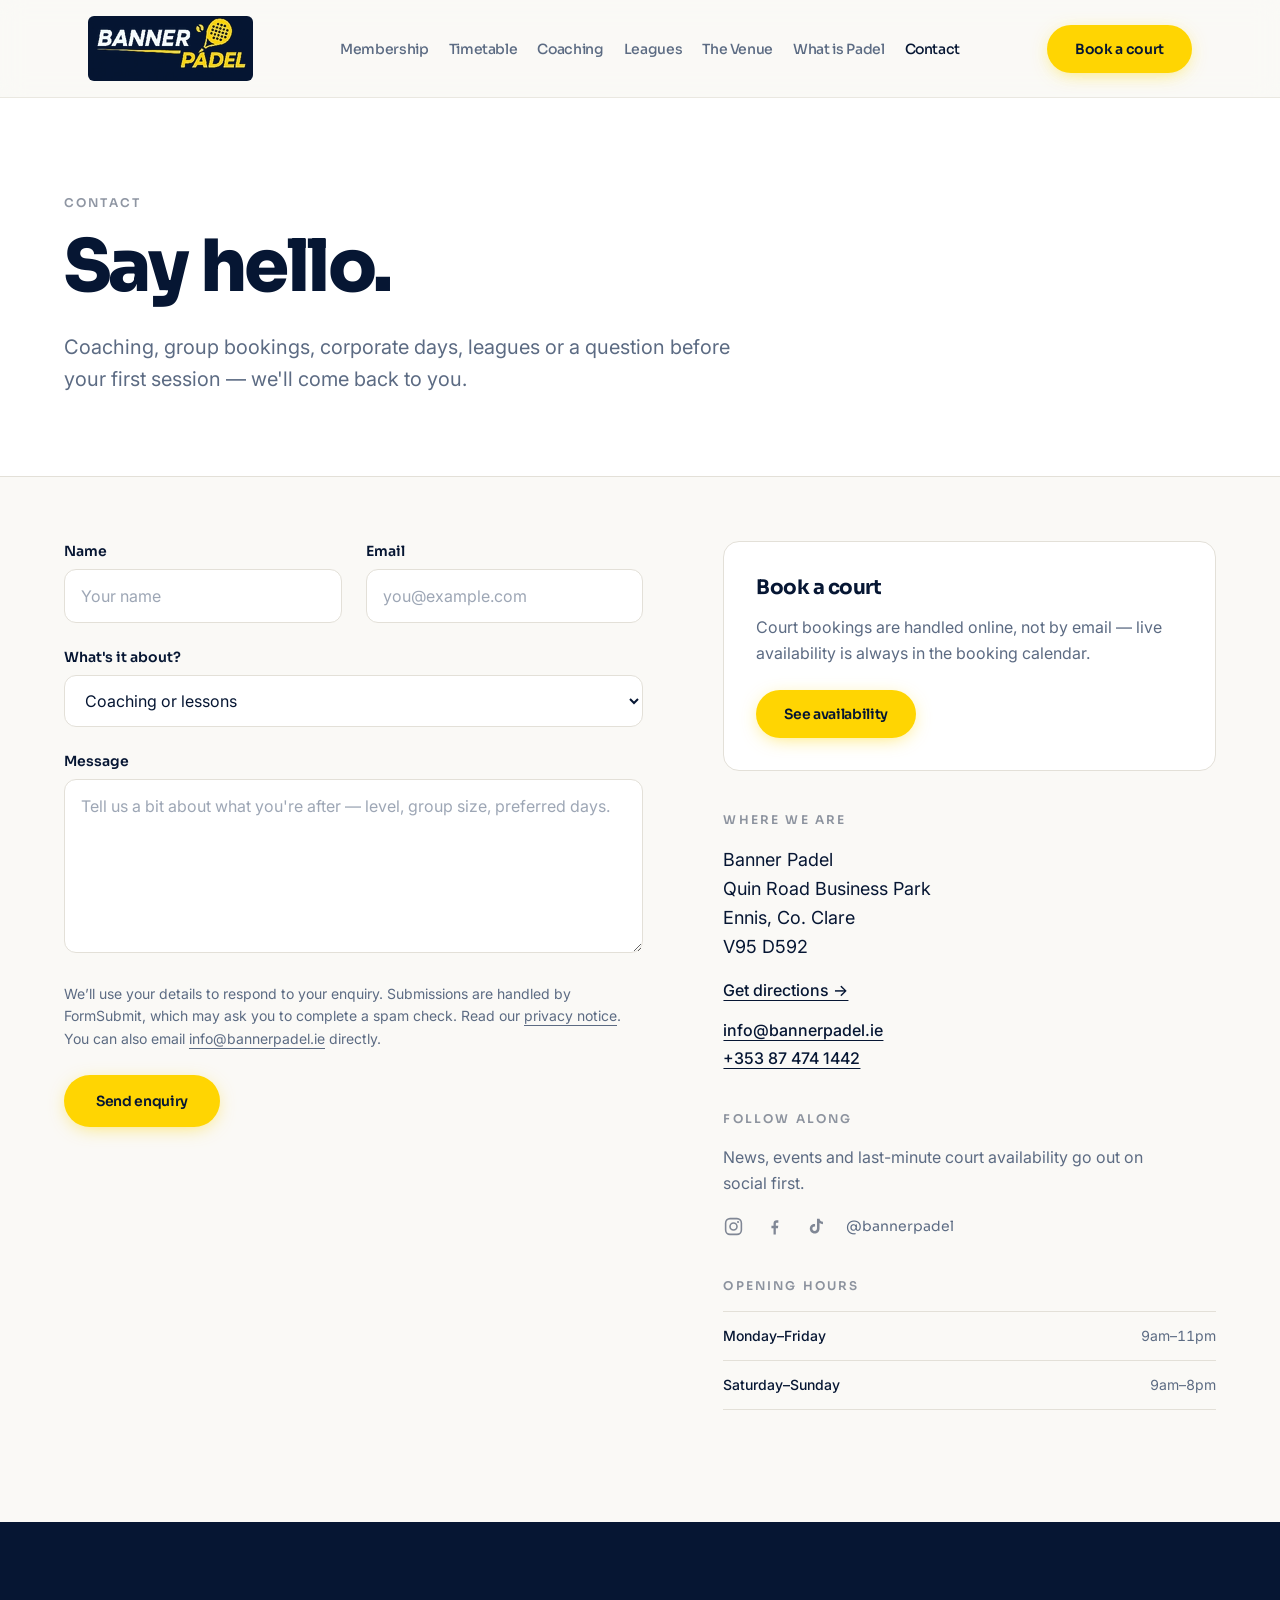
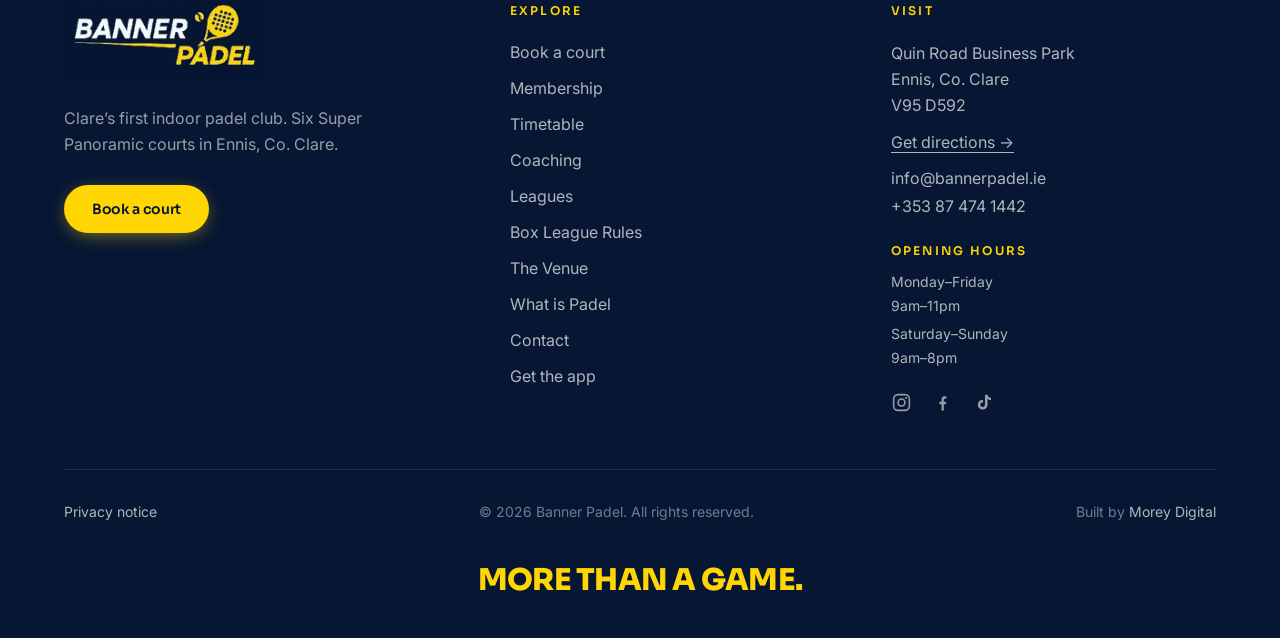
<file: contact/index.html>
<!DOCTYPE html><html lang="en-IE"><head><meta charset="utf-8"><meta name="viewport" content="width=device-width, initial-scale=1"><title>Contact | Banner Padel</title><meta name="description" content="Get in touch with Banner Padel in Ennis, Co. Clare — coaching enquiries, group and corporate bookings, leagues, events and general questions."><link rel="canonical" href="https://bannerpadel.ie/contact/"><link rel="icon" type="image/svg+xml" href="/favicon.svg"><meta property="og:site_name" content="Banner Padel"><meta property="og:title" content="Contact | Banner Padel"><meta property="og:description" content="Get in touch with Banner Padel in Ennis, Co. Clare — coaching enquiries, group and corporate bookings, leagues, events and general questions."><meta property="og:type" content="website"><meta property="og:url" content="https://bannerpadel.ie/contact/"><meta property="og:locale" content="en_IE"><meta property="og:image" content="https://bannerpadel.ie/social-share.png"><meta property="og:image:width" content="1200"><meta property="og:image:height" content="630"><meta property="og:image:type" content="image/png"><meta property="og:image:alt" content="Banner Padel — indoor padel in Ennis, Co. Clare"><meta name="twitter:image" content="https://bannerpadel.ie/social-share.png"><meta name="twitter:image:alt" content="Banner Padel — indoor padel in Ennis, Co. Clare"><meta name="twitter:card" content="summary_large_image"><link rel="preconnect" href="https://fonts.googleapis.com"><link rel="preconnect" href="https://fonts.gstatic.com" crossorigin><link href="https://fonts.googleapis.com/css2?family=Sora:wght@400;600;700;800&family=Inter:wght@400;500;600&display=swap" rel="stylesheet"><script type="application/ld+json">{"@context":"https://schema.org","@type":"SportsActivityLocation","name":"Banner Padel","description":"Clare's first indoor padel club","url":"https://bannerpadel.ie","email":"info@bannerpadel.ie","telephone":"+353 87 474 1442","openingHoursSpecification":[{"@type":"OpeningHoursSpecification","dayOfWeek":["https://schema.org/Monday","https://schema.org/Tuesday","https://schema.org/Wednesday","https://schema.org/Thursday","https://schema.org/Friday"],"opens":"09:00","closes":"23:00"},{"@type":"OpeningHoursSpecification","dayOfWeek":["https://schema.org/Saturday","https://schema.org/Sunday"],"opens":"09:00","closes":"20:00"}],"image":"https://bannerpadel.ie/social-share.png","hasMap":"https://maps.google.com/?cid=10938682595280522135","address":{"@type":"PostalAddress","streetAddress":"Quin Road Business Park","postalCode":"V95 D592","addressLocality":"Ennis","addressRegion":"Co. Clare","addressCountry":"IE"},"sameAs":["https://www.facebook.com/bannerpadel","https://www.instagram.com/bannerpadel","https://www.tiktok.com/@bannerpadel"]}</script><link rel="stylesheet" href="/_astro/Layout.BHSgSZDn.css"></head><body><a href="#main" class="sr-only focus:not-sr-only focus:absolute focus:left-4 focus:top-4 focus:z-[60] focus:rounded-full focus:bg-navy focus:px-5 focus:py-3 focus:text-bone">Skip to content</a><header id="site-header" class="sticky top-0 z-50 border-b border-line/70 bg-bone/85 backdrop-blur-md transition-shadow duration-300"><div class="mx-auto flex max-w-6xl items-center justify-between gap-6 px-6 py-4"><a href="/" class="flex shrink-0 items-center gap-3" aria-label="Banner Padel — home"><img src="/_astro/banner-padel-logo-wordmark.DFg-VL1P_2nq6gw.webp" srcset="/_astro/banner-padel-logo-wordmark.DFg-VL1P_2nq6gw.webp 1x, /_astro/banner-padel-logo-wordmark.DFg-VL1P_1RrCAB.webp 2x" alt="Banner Padel" loading="eager" decoding="async" width="165" height="65" class="h-auto w-[140px] rounded-md bg-navy sm:w-[165px]"></a><nav aria-label="Main" class="hidden items-center gap-5 lg:flex"><a href="/#membership" class="font-display text-sm font-medium tracking-tight transition-colors text-muted hover:text-navy">Membership</a><a href="/timetable/" class="font-display text-sm font-medium tracking-tight transition-colors text-muted hover:text-navy">Timetable</a><a href="/coaching/" class="font-display text-sm font-medium tracking-tight transition-colors text-muted hover:text-navy">Coaching</a><a href="https://league.bannerpadel.ie" class="font-display text-sm font-medium tracking-tight transition-colors text-muted hover:text-navy">Leagues</a><a href="/venue/" class="font-display text-sm font-medium tracking-tight transition-colors text-muted hover:text-navy">The Venue</a><a href="/what-is-padel/" class="font-display text-sm font-medium tracking-tight transition-colors text-muted hover:text-navy">What is Padel</a><a href="/contact/" aria-current="page" class="font-display text-sm font-medium tracking-tight transition-colors text-navy">Contact</a></nav><div class="flex items-center gap-3"><div class="hidden sm:block"><a href="https://playtomic.com/clubs/banner-padel" class="inline-flex items-center justify-center gap-2 rounded-full px-7 py-3.5 font-display text-sm font-semibold tracking-tight transition-all duration-200 hover:-translate-y-0.5 active:translate-y-0 bg-saffron text-navy hover:bg-saffron-600 shadow-[0_4px_20px_-6px_rgba(255,213,2,0.7)] px-6 py-3">Book a court</a></div><button type="button" id="menu-toggle" class="grid h-11 w-11 place-items-center rounded-full border border-navy/15 text-navy lg:hidden" aria-expanded="false" aria-controls="mobile-menu" aria-label="Open menu"><svg width="20" height="20" viewBox="0 0 20 20" fill="none" stroke="currentColor" stroke-width="1.8" aria-hidden="true"><path d="M3 6h14M3 10h14M3 14h14"></path></svg></button></div></div><div id="mobile-menu" hidden class="border-t border-line bg-bone lg:hidden"><nav aria-label="Mobile" class="mx-auto flex max-w-6xl flex-col px-6 py-3"><a href="/#membership" class="border-b border-line/70 py-4 font-display text-lg font-semibold tracking-tight text-navy last:border-0">Membership</a><a href="/timetable/" class="border-b border-line/70 py-4 font-display text-lg font-semibold tracking-tight text-navy last:border-0">Timetable</a><a href="/coaching/" class="border-b border-line/70 py-4 font-display text-lg font-semibold tracking-tight text-navy last:border-0">Coaching</a><a href="https://league.bannerpadel.ie" class="border-b border-line/70 py-4 font-display text-lg font-semibold tracking-tight text-navy last:border-0">Leagues</a><a href="/venue/" class="border-b border-line/70 py-4 font-display text-lg font-semibold tracking-tight text-navy last:border-0">The Venue</a><a href="/what-is-padel/" class="border-b border-line/70 py-4 font-display text-lg font-semibold tracking-tight text-navy last:border-0">What is Padel</a><a href="/contact/" class="border-b border-line/70 py-4 font-display text-lg font-semibold tracking-tight text-navy last:border-0">Contact</a><a href="https://playtomic.com/clubs/banner-padel" class="inline-flex items-center justify-center gap-2 rounded-full px-7 py-3.5 font-display text-sm font-semibold tracking-tight transition-all duration-200 hover:-translate-y-0.5 active:translate-y-0 bg-saffron text-navy hover:bg-saffron-600 shadow-[0_4px_20px_-6px_rgba(255,213,2,0.7)] my-4">Book a court</a></nav></div></header><script type="module">var e=document.getElementById(`menu-toggle`),t=document.getElementById(`mobile-menu`);e?.addEventListener(`click`,()=>{let n=e.getAttribute(`aria-expanded`)===`true`;e.setAttribute(`aria-expanded`,String(!n)),e.setAttribute(`aria-label`,n?`Open menu`:`Close menu`),t&&(t.hidden=n)}),t?.querySelectorAll(`a`).forEach(n=>{n.addEventListener(`click`,()=>{t.hidden=!0,e?.setAttribute(`aria-expanded`,`false`),e?.setAttribute(`aria-label`,`Open menu`)})});var n=document.getElementById(`site-header`),r=()=>{n?.classList.toggle(`shadow-[0_1px_24px_-8px_rgba(6,22,51,0.25)]`,window.scrollY>8)};r(),window.addEventListener(`scroll`,r,{passive:!0});</script><main id="main"><section class="border-b border-line bg-white px-6 pt-16 pb-14 md:pt-24 md:pb-20"><div class="mx-auto max-w-6xl"><p class="eyebrow text-navy/45">Contact</p><h1 class="mt-5 max-w-3xl text-[clamp(2.5rem,6vw,4.5rem)] font-extrabold leading-[0.98] tracking-[-0.035em]">Say hello.</h1><p class="mt-7 max-w-2xl text-lg leading-relaxed text-muted md:text-xl">Coaching, group bookings, corporate days, leagues or a question before your first session — we&#39;ll come back to you.</p></div></section><section class="bg-bone text-navy px-6 py-20 md:py-28 !pt-16"><div class="mx-auto max-w-6xl"><div class="grid gap-14 lg:grid-cols-[1fr_0.85fr] lg:gap-20"><form id="enquiry" class="reveal space-y-6" method="POST" action="https://formsubmit.co/info@bannerpadel.ie"><input type="hidden" name="_subject" value="Banner Padel — website enquiry"><input type="hidden" name="_next" value="https://bannerpadel.ie/thank-you/"><input type="hidden" name="_template" value="table"><input type="hidden" name="_cc" value="frontdesk@bannerpadel.ie"><input type="text" name="_honey" tabindex="-1" autocomplete="off" aria-hidden="true" style="display:none"><div class="grid gap-6 sm:grid-cols-2"><div><label for="name" class="mb-2 block font-display text-sm font-semibold">Name</label><input id="name" name="name" type="text" required autocomplete="name" class="w-full rounded-xl border border-line bg-white px-4 py-3.5 text-navy transition-colors placeholder:text-muted/60 focus:border-navy/40" placeholder="Your name"></div><div><label for="email" class="mb-2 block font-display text-sm font-semibold">Email</label><input id="email" name="email" type="email" required autocomplete="email" class="w-full rounded-xl border border-line bg-white px-4 py-3.5 text-navy transition-colors placeholder:text-muted/60 focus:border-navy/40" placeholder="you@example.com"></div></div><div><label for="topic" class="mb-2 block font-display text-sm font-semibold">What's it about?</label><select id="topic" name="topic" class="w-full rounded-xl border border-line bg-white px-4 py-3.5 text-navy transition-colors focus:border-navy/40"><option>Coaching or lessons</option><option value="groups">Group or corporate booking</option><option value="membership">Membership</option><option>Leagues, socials and events</option><option>Junior programmes</option><option>Something else</option></select></div><div><label for="message" class="mb-2 block font-display text-sm font-semibold">Message</label><textarea id="message" name="message" rows="6" required class="w-full rounded-xl border border-line bg-white px-4 py-3.5 text-navy transition-colors placeholder:text-muted/60 focus:border-navy/40" placeholder="Tell us a bit about what you're after — level, group size, preferred days."></textarea></div><p class="text-sm leading-relaxed text-muted">We’ll use your details to respond to your enquiry. Submissions are handled by FormSubmit, which may ask you to complete a spam check. Read our <a href="/privacy/" class="underline underline-offset-4">privacy notice</a>. You can also email <a href="mailto:info@bannerpadel.ie" class="underline underline-offset-4">info@bannerpadel.ie</a> directly.</p><button type="submit" class="inline-flex items-center justify-center rounded-full bg-saffron px-8 py-4 font-display text-sm font-semibold tracking-tight text-navy shadow-[0_4px_20px_-6px_rgba(255,213,2,0.7)] transition-all duration-200 hover:-translate-y-0.5 hover:bg-saffron-600">Send enquiry</button></form><aside class="reveal space-y-10"><div class="rounded-2xl border border-line bg-white p-8"><h2 class="font-display text-xl font-bold tracking-tight">Book a court</h2><p class="mt-3 leading-relaxed text-muted">Court bookings are handled online, not by email — live availability is always in the booking calendar.</p><div class="mt-6"><a href="https://playtomic.com/clubs/banner-padel" class="inline-flex items-center justify-center gap-2 rounded-full px-7 py-3.5 font-display text-sm font-semibold tracking-tight transition-all duration-200 hover:-translate-y-0.5 active:translate-y-0 bg-saffron text-navy hover:bg-saffron-600 shadow-[0_4px_20px_-6px_rgba(255,213,2,0.7)] ">See availability</a></div></div><div><h2 class="eyebrow mb-4 text-navy/45">Where we are</h2><address class="not-italic text-lg leading-relaxed">Banner Padel<br>Quin Road Business Park<br>Ennis, Co. Clare<br>V95 D592</address><a href="https://maps.google.com/?cid=10938682595280522135" target="_blank" rel="noopener" class="mt-4 block font-medium underline underline-offset-4">Get directions →</a><a href="mailto:info@bannerpadel.ie" class="mt-4 block font-medium text-navy underline underline-offset-4">info@bannerpadel.ie</a><a href="tel:+353874741442" class="mt-1 block font-medium text-navy underline underline-offset-4">+353 87 474 1442</a></div><div><h2 class="eyebrow mb-4 text-navy/45">Follow along</h2><p class="mb-5 leading-relaxed text-muted">News, events and last-minute court availability go out on social first.</p><div class="flex items-center gap-5"><a href="https://www.instagram.com/bannerpadel" target="_blank" rel="noopener" aria-label="Banner Padel on Instagram" class="transition-colors text-navy/50 hover:text-navy"><svg viewBox="0 0 24 24" width="21" height="21" fill="none" stroke="currentColor" stroke-width="1.8" aria-hidden="true"><rect x="3" y="3" width="18" height="18" rx="5"></rect><circle cx="12" cy="12" r="4"></circle><circle cx="17.2" cy="6.8" r="1.2" fill="currentColor" stroke="none"></circle></svg></a><a href="https://www.facebook.com/bannerpadel" target="_blank" rel="noopener" aria-label="Banner Padel on Facebook" class="transition-colors text-navy/50 hover:text-navy"><svg viewBox="0 0 24 24" width="21" height="21" fill="currentColor" aria-hidden="true"><path d="M13.5 21v-7h2.4l.4-3h-2.8V9.1c0-.9.3-1.5 1.6-1.5h1.3V4.9c-.3 0-1.1-.1-2-.1-2.1 0-3.5 1.3-3.5 3.6V11H8.5v3h2.4v7h2.6z"></path></svg></a><a href="https://www.tiktok.com/@bannerpadel" target="_blank" rel="noopener" aria-label="Banner Padel on TikTok" class="transition-colors text-navy/50 hover:text-navy"><svg viewBox="0 0 24 24" width="21" height="21" fill="currentColor" aria-hidden="true"><path d="M16.6 3c.4 2 1.7 3.4 3.9 3.6v2.8c-1.5 0-2.8-.5-3.9-1.3v6.1c0 3.4-2.4 5.8-5.6 5.8-3 0-5.5-2.4-5.5-5.4 0-3.2 2.7-5.6 6-5.3v2.9c-1.7-.4-3.1.7-3.1 2.4 0 1.4 1.2 2.5 2.6 2.5 1.6 0 2.7-1.2 2.7-3V3h2.9z"></path></svg></a><span class="font-display text-sm text-muted">@bannerpadel</span></div></div><div><h2 class="eyebrow mb-4 text-navy/45">Opening hours</h2><dl class="divide-y divide-line border-y border-line"><div class="flex items-center justify-between gap-6 py-3.5"><dt class="text-sm font-medium">Monday–Friday</dt><dd class="text-sm tabular-nums text-muted">9am–11pm</dd></div><div class="flex items-center justify-between gap-6 py-3.5"><dt class="text-sm font-medium">Saturday–Sunday</dt><dd class="text-sm tabular-nums text-muted">9am–8pm</dd></div></dl></div></aside></div></div></section></main><footer class="bg-navy px-6 pt-20 pb-10 text-bone"><div class="mx-auto max-w-6xl"><div class="grid gap-14 border-b border-white/10 pb-14 md:grid-cols-[1.2fr_1fr_1fr]"><div><img src="/_astro/banner-padel-logo-wordmark.DFg-VL1P_hTn8t.webp" alt="Banner Padel" loading="lazy" decoding="async" width="220" height="87" class="h-auto w-[200px]"><p class="mt-6 max-w-xs leading-relaxed text-bone/60">Clare’s first indoor padel club. Six Super Panoramic courts in Ennis, Co. Clare.</p><div class="mt-7"><a href="https://playtomic.com/clubs/banner-padel" class="inline-flex items-center justify-center gap-2 rounded-full px-7 py-3.5 font-display text-sm font-semibold tracking-tight transition-all duration-200 hover:-translate-y-0.5 active:translate-y-0 bg-saffron text-navy hover:bg-saffron-600 shadow-[0_4px_20px_-6px_rgba(255,213,2,0.7)] ">Book a court</a></div></div><div><h2 class="eyebrow mb-5 text-saffron">Explore</h2><ul class="space-y-3"><li><a href="https://playtomic.com/clubs/banner-padel" class="text-bone/70 transition-colors hover:text-saffron">Book a court</a></li><li><a href="/#membership" class="text-bone/70 transition-colors hover:text-saffron">Membership</a></li><li><a href="/timetable/" class="text-bone/70 transition-colors hover:text-saffron">Timetable</a></li><li><a href="/coaching/" class="text-bone/70 transition-colors hover:text-saffron">Coaching</a></li><li><a href="https://league.bannerpadel.ie" class="text-bone/70 transition-colors hover:text-saffron">Leagues</a></li><li><a href="https://league.bannerpadel.ie/box/rules" class="text-bone/70 transition-colors hover:text-saffron">Box League Rules</a></li><li><a href="/venue/" class="text-bone/70 transition-colors hover:text-saffron">The Venue</a></li><li><a href="/what-is-padel/" class="text-bone/70 transition-colors hover:text-saffron">What is Padel</a></li><li><a href="/contact/" class="text-bone/70 transition-colors hover:text-saffron">Contact</a></li><li><a href="/#app" class="text-bone/70 transition-colors hover:text-saffron">Get the app</a></li></ul></div><div><h2 class="eyebrow mb-5 text-saffron">Visit</h2><address class="not-italic leading-relaxed text-bone/70">Quin Road Business Park<br>Ennis, Co. Clare<br>V95 D592</address><a href="https://maps.google.com/?cid=10938682595280522135" target="_blank" rel="noopener" class="mt-3 block text-bone/70 underline underline-offset-4 hover:text-saffron">Get directions →</a><a href="mailto:info@bannerpadel.ie" class="mt-3 block text-bone/70 transition-colors hover:text-saffron">info@bannerpadel.ie</a><a href="tel:+353874741442" class="mt-1 block text-bone/70 transition-colors hover:text-saffron">+353 87 474 1442</a><div class="mt-6"><h2 class="eyebrow mb-3 text-saffron">Opening hours</h2><dl class="space-y-2 text-sm text-bone/70"><div><dt>Monday–Friday</dt><dd class="mt-1">9am–11pm</dd></div><div><dt>Saturday–Sunday</dt><dd class="mt-1">9am–8pm</dd></div></dl></div><div class="mt-6"><div class="flex items-center gap-5"><a href="https://www.instagram.com/bannerpadel" target="_blank" rel="noopener" aria-label="Banner Padel on Instagram" class="transition-colors text-bone/60 hover:text-saffron"><svg viewBox="0 0 24 24" width="21" height="21" fill="none" stroke="currentColor" stroke-width="1.8" aria-hidden="true"><rect x="3" y="3" width="18" height="18" rx="5"></rect><circle cx="12" cy="12" r="4"></circle><circle cx="17.2" cy="6.8" r="1.2" fill="currentColor" stroke="none"></circle></svg></a><a href="https://www.facebook.com/bannerpadel" target="_blank" rel="noopener" aria-label="Banner Padel on Facebook" class="transition-colors text-bone/60 hover:text-saffron"><svg viewBox="0 0 24 24" width="21" height="21" fill="currentColor" aria-hidden="true"><path d="M13.5 21v-7h2.4l.4-3h-2.8V9.1c0-.9.3-1.5 1.6-1.5h1.3V4.9c-.3 0-1.1-.1-2-.1-2.1 0-3.5 1.3-3.5 3.6V11H8.5v3h2.4v7h2.6z"></path></svg></a><a href="https://www.tiktok.com/@bannerpadel" target="_blank" rel="noopener" aria-label="Banner Padel on TikTok" class="transition-colors text-bone/60 hover:text-saffron"><svg viewBox="0 0 24 24" width="21" height="21" fill="currentColor" aria-hidden="true"><path d="M16.6 3c.4 2 1.7 3.4 3.9 3.6v2.8c-1.5 0-2.8-.5-3.9-1.3v6.1c0 3.4-2.4 5.8-5.6 5.8-3 0-5.5-2.4-5.5-5.4 0-3.2 2.7-5.6 6-5.3v2.9c-1.7-.4-3.1.7-3.1 2.4 0 1.4 1.2 2.5 2.6 2.5 1.6 0 2.7-1.2 2.7-3V3h2.9z"></path></svg></a></div></div></div></div><div class="flex flex-col gap-3 pt-8 text-sm text-bone/45 sm:flex-row sm:items-center sm:justify-between"><a href="/privacy/" class="text-bone/70 hover:text-saffron">Privacy notice</a><p>&copy; 2026 Banner Padel. All rights reserved.</p><p>Built by <a href="https://moreydigital.ie" target="_blank" rel="noopener" class="text-bone/70 underline-offset-4 transition-colors hover:text-saffron hover:underline">Morey Digital</a></p></div><p class="mt-10 text-center font-display text-2xl font-extrabold tracking-tight text-saffron sm:text-3xl">MORE THAN A GAME.</p></div></footer><script type="module">var e=document.querySelectorAll(`.reveal`);if(window.matchMedia(`(prefers-reduced-motion: reduce)`).matches||!(`IntersectionObserver`in window))e.forEach(e=>e.classList.add(`is-in`));else{let t=new IntersectionObserver(e=>{e.forEach(e=>{e.isIntersecting&&(e.target.classList.add(`is-in`),t.unobserve(e.target))})},{rootMargin:`0px 0px -10% 0px`,threshold:.1});e.forEach(e=>t.observe(e))}</script></body></html><script type="module">var e=new URLSearchParams(window.location.search).get(`topic`),t=document.querySelector(`#topic`);t&&(e===`membership`||e===`groups`)&&(t.value=e);</script>
</file>
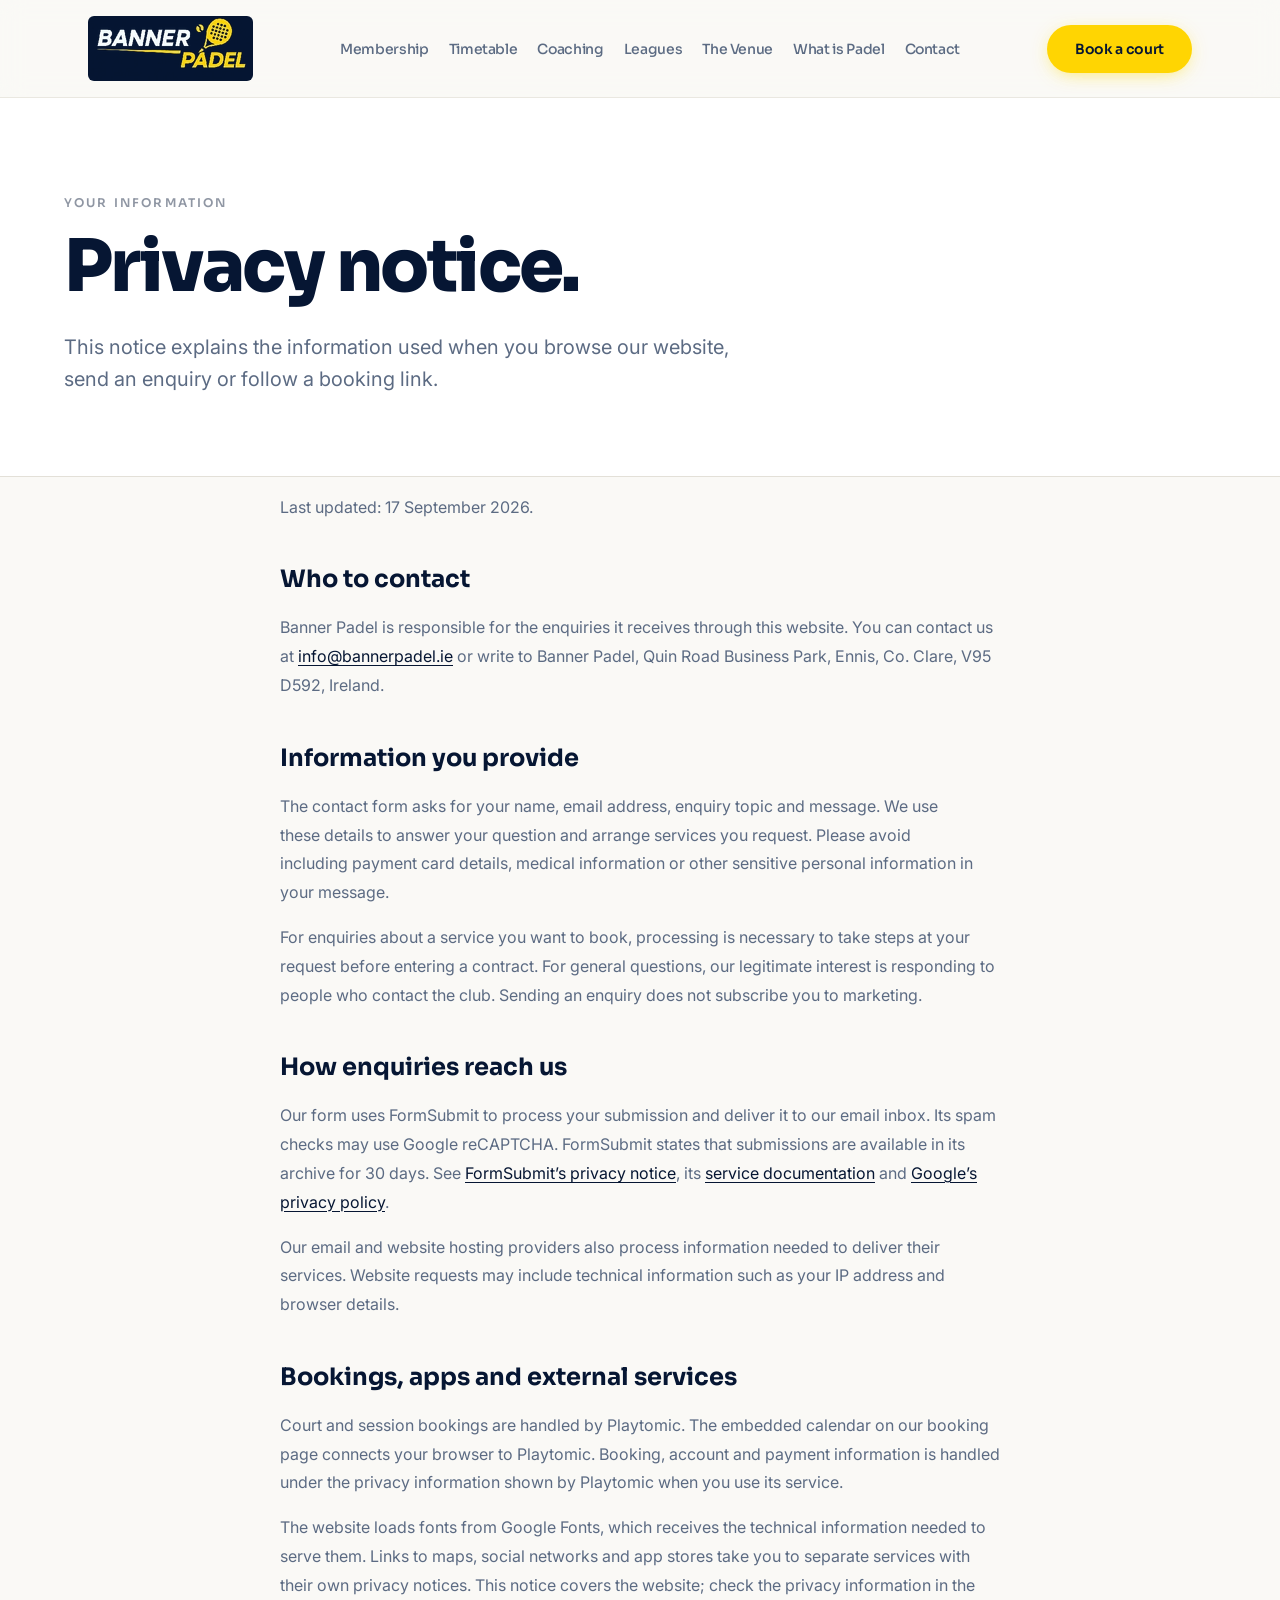
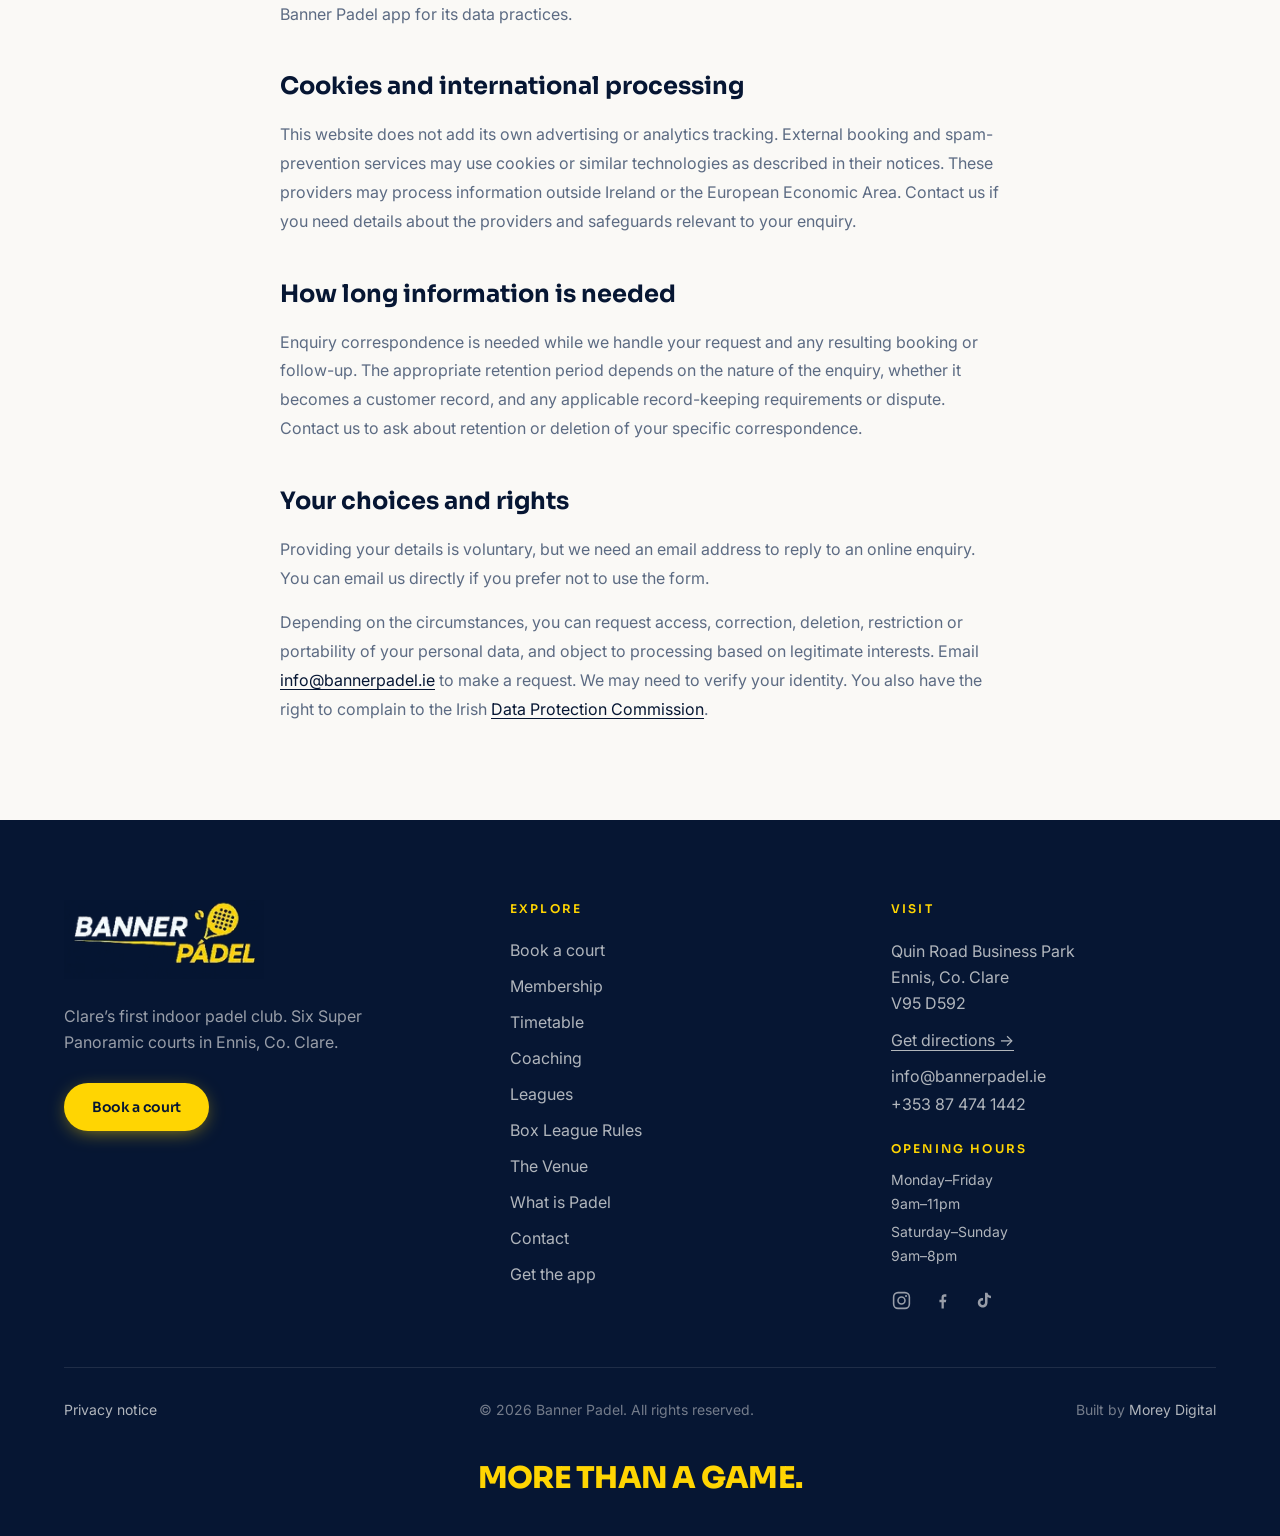
<file: privacy/index.html>
<!DOCTYPE html><html lang="en-IE"><head><meta charset="utf-8"><meta name="viewport" content="width=device-width, initial-scale=1"><title>Privacy Notice | Banner Padel</title><meta name="description" content="How Banner Padel handles website enquiries and information shared through booking and other services."><link rel="canonical" href="https://bannerpadel.ie/privacy/"><link rel="icon" type="image/svg+xml" href="/favicon.svg"><meta property="og:site_name" content="Banner Padel"><meta property="og:title" content="Privacy Notice | Banner Padel"><meta property="og:description" content="How Banner Padel handles website enquiries and information shared through booking and other services."><meta property="og:type" content="website"><meta property="og:url" content="https://bannerpadel.ie/privacy/"><meta property="og:locale" content="en_IE"><meta property="og:image" content="https://bannerpadel.ie/social-share.png"><meta property="og:image:width" content="1200"><meta property="og:image:height" content="630"><meta property="og:image:type" content="image/png"><meta property="og:image:alt" content="Banner Padel — indoor padel in Ennis, Co. Clare"><meta name="twitter:image" content="https://bannerpadel.ie/social-share.png"><meta name="twitter:image:alt" content="Banner Padel — indoor padel in Ennis, Co. Clare"><meta name="twitter:card" content="summary_large_image"><link rel="preconnect" href="https://fonts.googleapis.com"><link rel="preconnect" href="https://fonts.gstatic.com" crossorigin><link href="https://fonts.googleapis.com/css2?family=Sora:wght@400;600;700;800&family=Inter:wght@400;500;600&display=swap" rel="stylesheet"><script type="application/ld+json">{"@context":"https://schema.org","@type":"SportsActivityLocation","name":"Banner Padel","description":"Clare's first indoor padel club","url":"https://bannerpadel.ie","email":"info@bannerpadel.ie","telephone":"+353 87 474 1442","openingHoursSpecification":[{"@type":"OpeningHoursSpecification","dayOfWeek":["https://schema.org/Monday","https://schema.org/Tuesday","https://schema.org/Wednesday","https://schema.org/Thursday","https://schema.org/Friday"],"opens":"09:00","closes":"23:00"},{"@type":"OpeningHoursSpecification","dayOfWeek":["https://schema.org/Saturday","https://schema.org/Sunday"],"opens":"09:00","closes":"20:00"}],"image":"https://bannerpadel.ie/social-share.png","hasMap":"https://maps.google.com/?cid=10938682595280522135","address":{"@type":"PostalAddress","streetAddress":"Quin Road Business Park","postalCode":"V95 D592","addressLocality":"Ennis","addressRegion":"Co. Clare","addressCountry":"IE"},"sameAs":["https://www.facebook.com/bannerpadel","https://www.instagram.com/bannerpadel","https://www.tiktok.com/@bannerpadel"]}</script><link rel="stylesheet" href="/_astro/Layout.BHSgSZDn.css"><style>.privacy-copy[data-astro-cid-u6ohjolg] h2[data-astro-cid-u6ohjolg]{color:var(--color-navy);margin-top:2.5rem;margin-bottom:1rem;font-size:1.5rem;font-weight:700}.privacy-copy[data-astro-cid-u6ohjolg] p[data-astro-cid-u6ohjolg]{margin-top:1rem;line-height:1.8}.privacy-copy[data-astro-cid-u6ohjolg] a[data-astro-cid-u6ohjolg]{text-underline-offset:3px;color:var(--color-navy);overflow-wrap:anywhere;text-decoration:underline}
</style></head><body><a href="#main" class="sr-only focus:not-sr-only focus:absolute focus:left-4 focus:top-4 focus:z-[60] focus:rounded-full focus:bg-navy focus:px-5 focus:py-3 focus:text-bone">Skip to content</a><header id="site-header" class="sticky top-0 z-50 border-b border-line/70 bg-bone/85 backdrop-blur-md transition-shadow duration-300"><div class="mx-auto flex max-w-6xl items-center justify-between gap-6 px-6 py-4"><a href="/" class="flex shrink-0 items-center gap-3" aria-label="Banner Padel — home"><img src="/_astro/banner-padel-logo-wordmark.DFg-VL1P_2nq6gw.webp" srcset="/_astro/banner-padel-logo-wordmark.DFg-VL1P_2nq6gw.webp 1x, /_astro/banner-padel-logo-wordmark.DFg-VL1P_1RrCAB.webp 2x" alt="Banner Padel" loading="eager" decoding="async" width="165" height="65" class="h-auto w-[140px] rounded-md bg-navy sm:w-[165px]"></a><nav aria-label="Main" class="hidden items-center gap-5 lg:flex"><a href="/#membership" class="font-display text-sm font-medium tracking-tight transition-colors text-muted hover:text-navy">Membership</a><a href="/timetable/" class="font-display text-sm font-medium tracking-tight transition-colors text-muted hover:text-navy">Timetable</a><a href="/coaching/" class="font-display text-sm font-medium tracking-tight transition-colors text-muted hover:text-navy">Coaching</a><a href="https://league.bannerpadel.ie" class="font-display text-sm font-medium tracking-tight transition-colors text-muted hover:text-navy">Leagues</a><a href="/venue/" class="font-display text-sm font-medium tracking-tight transition-colors text-muted hover:text-navy">The Venue</a><a href="/what-is-padel/" class="font-display text-sm font-medium tracking-tight transition-colors text-muted hover:text-navy">What is Padel</a><a href="/contact/" class="font-display text-sm font-medium tracking-tight transition-colors text-muted hover:text-navy">Contact</a></nav><div class="flex items-center gap-3"><div class="hidden sm:block"><a href="https://playtomic.com/clubs/banner-padel" class="inline-flex items-center justify-center gap-2 rounded-full px-7 py-3.5 font-display text-sm font-semibold tracking-tight transition-all duration-200 hover:-translate-y-0.5 active:translate-y-0 bg-saffron text-navy hover:bg-saffron-600 shadow-[0_4px_20px_-6px_rgba(255,213,2,0.7)] px-6 py-3">Book a court</a></div><button type="button" id="menu-toggle" class="grid h-11 w-11 place-items-center rounded-full border border-navy/15 text-navy lg:hidden" aria-expanded="false" aria-controls="mobile-menu" aria-label="Open menu"><svg width="20" height="20" viewBox="0 0 20 20" fill="none" stroke="currentColor" stroke-width="1.8" aria-hidden="true"><path d="M3 6h14M3 10h14M3 14h14"></path></svg></button></div></div><div id="mobile-menu" hidden class="border-t border-line bg-bone lg:hidden"><nav aria-label="Mobile" class="mx-auto flex max-w-6xl flex-col px-6 py-3"><a href="/#membership" class="border-b border-line/70 py-4 font-display text-lg font-semibold tracking-tight text-navy last:border-0">Membership</a><a href="/timetable/" class="border-b border-line/70 py-4 font-display text-lg font-semibold tracking-tight text-navy last:border-0">Timetable</a><a href="/coaching/" class="border-b border-line/70 py-4 font-display text-lg font-semibold tracking-tight text-navy last:border-0">Coaching</a><a href="https://league.bannerpadel.ie" class="border-b border-line/70 py-4 font-display text-lg font-semibold tracking-tight text-navy last:border-0">Leagues</a><a href="/venue/" class="border-b border-line/70 py-4 font-display text-lg font-semibold tracking-tight text-navy last:border-0">The Venue</a><a href="/what-is-padel/" class="border-b border-line/70 py-4 font-display text-lg font-semibold tracking-tight text-navy last:border-0">What is Padel</a><a href="/contact/" class="border-b border-line/70 py-4 font-display text-lg font-semibold tracking-tight text-navy last:border-0">Contact</a><a href="https://playtomic.com/clubs/banner-padel" class="inline-flex items-center justify-center gap-2 rounded-full px-7 py-3.5 font-display text-sm font-semibold tracking-tight transition-all duration-200 hover:-translate-y-0.5 active:translate-y-0 bg-saffron text-navy hover:bg-saffron-600 shadow-[0_4px_20px_-6px_rgba(255,213,2,0.7)] my-4">Book a court</a></nav></div></header><script type="module">var e=document.getElementById(`menu-toggle`),t=document.getElementById(`mobile-menu`);e?.addEventListener(`click`,()=>{let n=e.getAttribute(`aria-expanded`)===`true`;e.setAttribute(`aria-expanded`,String(!n)),e.setAttribute(`aria-label`,n?`Open menu`:`Close menu`),t&&(t.hidden=n)}),t?.querySelectorAll(`a`).forEach(n=>{n.addEventListener(`click`,()=>{t.hidden=!0,e?.setAttribute(`aria-expanded`,`false`),e?.setAttribute(`aria-label`,`Open menu`)})});var n=document.getElementById(`site-header`),r=()=>{n?.classList.toggle(`shadow-[0_1px_24px_-8px_rgba(6,22,51,0.25)]`,window.scrollY>8)};r(),window.addEventListener(`scroll`,r,{passive:!0});</script><main id="main"><section class="border-b border-line bg-white px-6 pt-16 pb-14 md:pt-24 md:pb-20"><div class="mx-auto max-w-6xl"><p class="eyebrow text-navy/45">Your information</p><h1 class="mt-5 max-w-3xl text-[clamp(2.5rem,6vw,4.5rem)] font-extrabold leading-[0.98] tracking-[-0.035em]">Privacy notice.</h1><p class="mt-7 max-w-2xl text-lg leading-relaxed text-muted md:text-xl">This notice explains the information used when you browse our website, send an enquiry or follow a booking link.</p></div></section><article class="privacy-copy mx-auto max-w-3xl px-6 pb-24 text-muted" data-astro-cid-u6ohjolg><p data-astro-cid-u6ohjolg>Last updated: 17 September 2026.</p><h2 data-astro-cid-u6ohjolg>Who to contact</h2><p data-astro-cid-u6ohjolg>Banner Padel is responsible for the enquiries it receives through this website. You can contact us at <a href="mailto:info@bannerpadel.ie" data-astro-cid-u6ohjolg>info@bannerpadel.ie</a> or write to Banner Padel, Quin Road Business Park, Ennis, Co. Clare, V95 D592, Ireland.</p><h2 data-astro-cid-u6ohjolg>Information you provide</h2><p data-astro-cid-u6ohjolg>The contact form asks for your name, email address, enquiry topic and message. We use these details to answer your question and arrange services you request. Please avoid including payment card details, medical information or other sensitive personal information in your message.</p><p data-astro-cid-u6ohjolg>For enquiries about a service you want to book, processing is necessary to take steps at your request before entering a contract. For general questions, our legitimate interest is responding to people who contact the club. Sending an enquiry does not subscribe you to marketing.</p><h2 data-astro-cid-u6ohjolg>How enquiries reach us</h2><p data-astro-cid-u6ohjolg>Our form uses FormSubmit to process your submission and deliver it to our email inbox. Its spam checks may use Google reCAPTCHA. FormSubmit states that submissions are available in its archive for 30 days. See <a href="https://formsubmit.co/privacy.pdf" data-astro-cid-u6ohjolg>FormSubmit’s privacy notice</a>, its <a href="https://formsubmit.co/documentation" data-astro-cid-u6ohjolg>service documentation</a> and <a href="https://policies.google.com/privacy" data-astro-cid-u6ohjolg>Google’s privacy policy</a>.</p><p data-astro-cid-u6ohjolg>Our email and website hosting providers also process information needed to deliver their services. Website requests may include technical information such as your IP address and browser details.</p><h2 data-astro-cid-u6ohjolg>Bookings, apps and external services</h2><p data-astro-cid-u6ohjolg>Court and session bookings are handled by Playtomic. The embedded calendar on our booking page connects your browser to Playtomic. Booking, account and payment information is handled under the privacy information shown by Playtomic when you use its service.</p><p data-astro-cid-u6ohjolg>The website loads fonts from Google Fonts, which receives the technical information needed to serve them. Links to maps, social networks and app stores take you to separate services with their own privacy notices. This notice covers the website; check the privacy information in the Banner Padel app for its data practices.</p><h2 data-astro-cid-u6ohjolg>Cookies and international processing</h2><p data-astro-cid-u6ohjolg>This website does not add its own advertising or analytics tracking. External booking and spam-prevention services may use cookies or similar technologies as described in their notices. These providers may process information outside Ireland or the European Economic Area. Contact us if you need details about the providers and safeguards relevant to your enquiry.</p><h2 data-astro-cid-u6ohjolg>How long information is needed</h2><p data-astro-cid-u6ohjolg>Enquiry correspondence is needed while we handle your request and any resulting booking or follow-up. The appropriate retention period depends on the nature of the enquiry, whether it becomes a customer record, and any applicable record-keeping requirements or dispute. Contact us to ask about retention or deletion of your specific correspondence.</p><h2 data-astro-cid-u6ohjolg>Your choices and rights</h2><p data-astro-cid-u6ohjolg>Providing your details is voluntary, but we need an email address to reply to an online enquiry. You can email us directly if you prefer not to use the form.</p><p data-astro-cid-u6ohjolg>Depending on the circumstances, you can request access, correction, deletion, restriction or portability of your personal data, and object to processing based on legitimate interests. Email <a href="mailto:info@bannerpadel.ie" data-astro-cid-u6ohjolg>info@bannerpadel.ie</a> to make a request. We may need to verify your identity. You also have the right to complain to the Irish <a href="https://www.dataprotection.ie/" data-astro-cid-u6ohjolg>Data Protection Commission</a>.</p></article></main><footer class="bg-navy px-6 pt-20 pb-10 text-bone"><div class="mx-auto max-w-6xl"><div class="grid gap-14 border-b border-white/10 pb-14 md:grid-cols-[1.2fr_1fr_1fr]"><div><img src="/_astro/banner-padel-logo-wordmark.DFg-VL1P_hTn8t.webp" alt="Banner Padel" loading="lazy" decoding="async" width="220" height="87" class="h-auto w-[200px]"><p class="mt-6 max-w-xs leading-relaxed text-bone/60">Clare’s first indoor padel club. Six Super Panoramic courts in Ennis, Co. Clare.</p><div class="mt-7"><a href="https://playtomic.com/clubs/banner-padel" class="inline-flex items-center justify-center gap-2 rounded-full px-7 py-3.5 font-display text-sm font-semibold tracking-tight transition-all duration-200 hover:-translate-y-0.5 active:translate-y-0 bg-saffron text-navy hover:bg-saffron-600 shadow-[0_4px_20px_-6px_rgba(255,213,2,0.7)] ">Book a court</a></div></div><div><h2 class="eyebrow mb-5 text-saffron">Explore</h2><ul class="space-y-3"><li><a href="https://playtomic.com/clubs/banner-padel" class="text-bone/70 transition-colors hover:text-saffron">Book a court</a></li><li><a href="/#membership" class="text-bone/70 transition-colors hover:text-saffron">Membership</a></li><li><a href="/timetable/" class="text-bone/70 transition-colors hover:text-saffron">Timetable</a></li><li><a href="/coaching/" class="text-bone/70 transition-colors hover:text-saffron">Coaching</a></li><li><a href="https://league.bannerpadel.ie" class="text-bone/70 transition-colors hover:text-saffron">Leagues</a></li><li><a href="https://league.bannerpadel.ie/box/rules" class="text-bone/70 transition-colors hover:text-saffron">Box League Rules</a></li><li><a href="/venue/" class="text-bone/70 transition-colors hover:text-saffron">The Venue</a></li><li><a href="/what-is-padel/" class="text-bone/70 transition-colors hover:text-saffron">What is Padel</a></li><li><a href="/contact/" class="text-bone/70 transition-colors hover:text-saffron">Contact</a></li><li><a href="/#app" class="text-bone/70 transition-colors hover:text-saffron">Get the app</a></li></ul></div><div><h2 class="eyebrow mb-5 text-saffron">Visit</h2><address class="not-italic leading-relaxed text-bone/70">Quin Road Business Park<br>Ennis, Co. Clare<br>V95 D592</address><a href="https://maps.google.com/?cid=10938682595280522135" target="_blank" rel="noopener" class="mt-3 block text-bone/70 underline underline-offset-4 hover:text-saffron">Get directions →</a><a href="mailto:info@bannerpadel.ie" class="mt-3 block text-bone/70 transition-colors hover:text-saffron">info@bannerpadel.ie</a><a href="tel:+353874741442" class="mt-1 block text-bone/70 transition-colors hover:text-saffron">+353 87 474 1442</a><div class="mt-6"><h2 class="eyebrow mb-3 text-saffron">Opening hours</h2><dl class="space-y-2 text-sm text-bone/70"><div><dt>Monday–Friday</dt><dd class="mt-1">9am–11pm</dd></div><div><dt>Saturday–Sunday</dt><dd class="mt-1">9am–8pm</dd></div></dl></div><div class="mt-6"><div class="flex items-center gap-5"><a href="https://www.instagram.com/bannerpadel" target="_blank" rel="noopener" aria-label="Banner Padel on Instagram" class="transition-colors text-bone/60 hover:text-saffron"><svg viewBox="0 0 24 24" width="21" height="21" fill="none" stroke="currentColor" stroke-width="1.8" aria-hidden="true"><rect x="3" y="3" width="18" height="18" rx="5"></rect><circle cx="12" cy="12" r="4"></circle><circle cx="17.2" cy="6.8" r="1.2" fill="currentColor" stroke="none"></circle></svg></a><a href="https://www.facebook.com/bannerpadel" target="_blank" rel="noopener" aria-label="Banner Padel on Facebook" class="transition-colors text-bone/60 hover:text-saffron"><svg viewBox="0 0 24 24" width="21" height="21" fill="currentColor" aria-hidden="true"><path d="M13.5 21v-7h2.4l.4-3h-2.8V9.1c0-.9.3-1.5 1.6-1.5h1.3V4.9c-.3 0-1.1-.1-2-.1-2.1 0-3.5 1.3-3.5 3.6V11H8.5v3h2.4v7h2.6z"></path></svg></a><a href="https://www.tiktok.com/@bannerpadel" target="_blank" rel="noopener" aria-label="Banner Padel on TikTok" class="transition-colors text-bone/60 hover:text-saffron"><svg viewBox="0 0 24 24" width="21" height="21" fill="currentColor" aria-hidden="true"><path d="M16.6 3c.4 2 1.7 3.4 3.9 3.6v2.8c-1.5 0-2.8-.5-3.9-1.3v6.1c0 3.4-2.4 5.8-5.6 5.8-3 0-5.5-2.4-5.5-5.4 0-3.2 2.7-5.6 6-5.3v2.9c-1.7-.4-3.1.7-3.1 2.4 0 1.4 1.2 2.5 2.6 2.5 1.6 0 2.7-1.2 2.7-3V3h2.9z"></path></svg></a></div></div></div></div><div class="flex flex-col gap-3 pt-8 text-sm text-bone/45 sm:flex-row sm:items-center sm:justify-between"><a href="/privacy/" class="text-bone/70 hover:text-saffron">Privacy notice</a><p>&copy; 2026 Banner Padel. All rights reserved.</p><p>Built by <a href="https://moreydigital.ie" target="_blank" rel="noopener" class="text-bone/70 underline-offset-4 transition-colors hover:text-saffron hover:underline">Morey Digital</a></p></div><p class="mt-10 text-center font-display text-2xl font-extrabold tracking-tight text-saffron sm:text-3xl">MORE THAN A GAME.</p></div></footer><script type="module">var e=document.querySelectorAll(`.reveal`);if(window.matchMedia(`(prefers-reduced-motion: reduce)`).matches||!(`IntersectionObserver`in window))e.forEach(e=>e.classList.add(`is-in`));else{let t=new IntersectionObserver(e=>{e.forEach(e=>{e.isIntersecting&&(e.target.classList.add(`is-in`),t.unobserve(e.target))})},{rootMargin:`0px 0px -10% 0px`,threshold:.1});e.forEach(e=>t.observe(e))}</script></body></html>
</file>
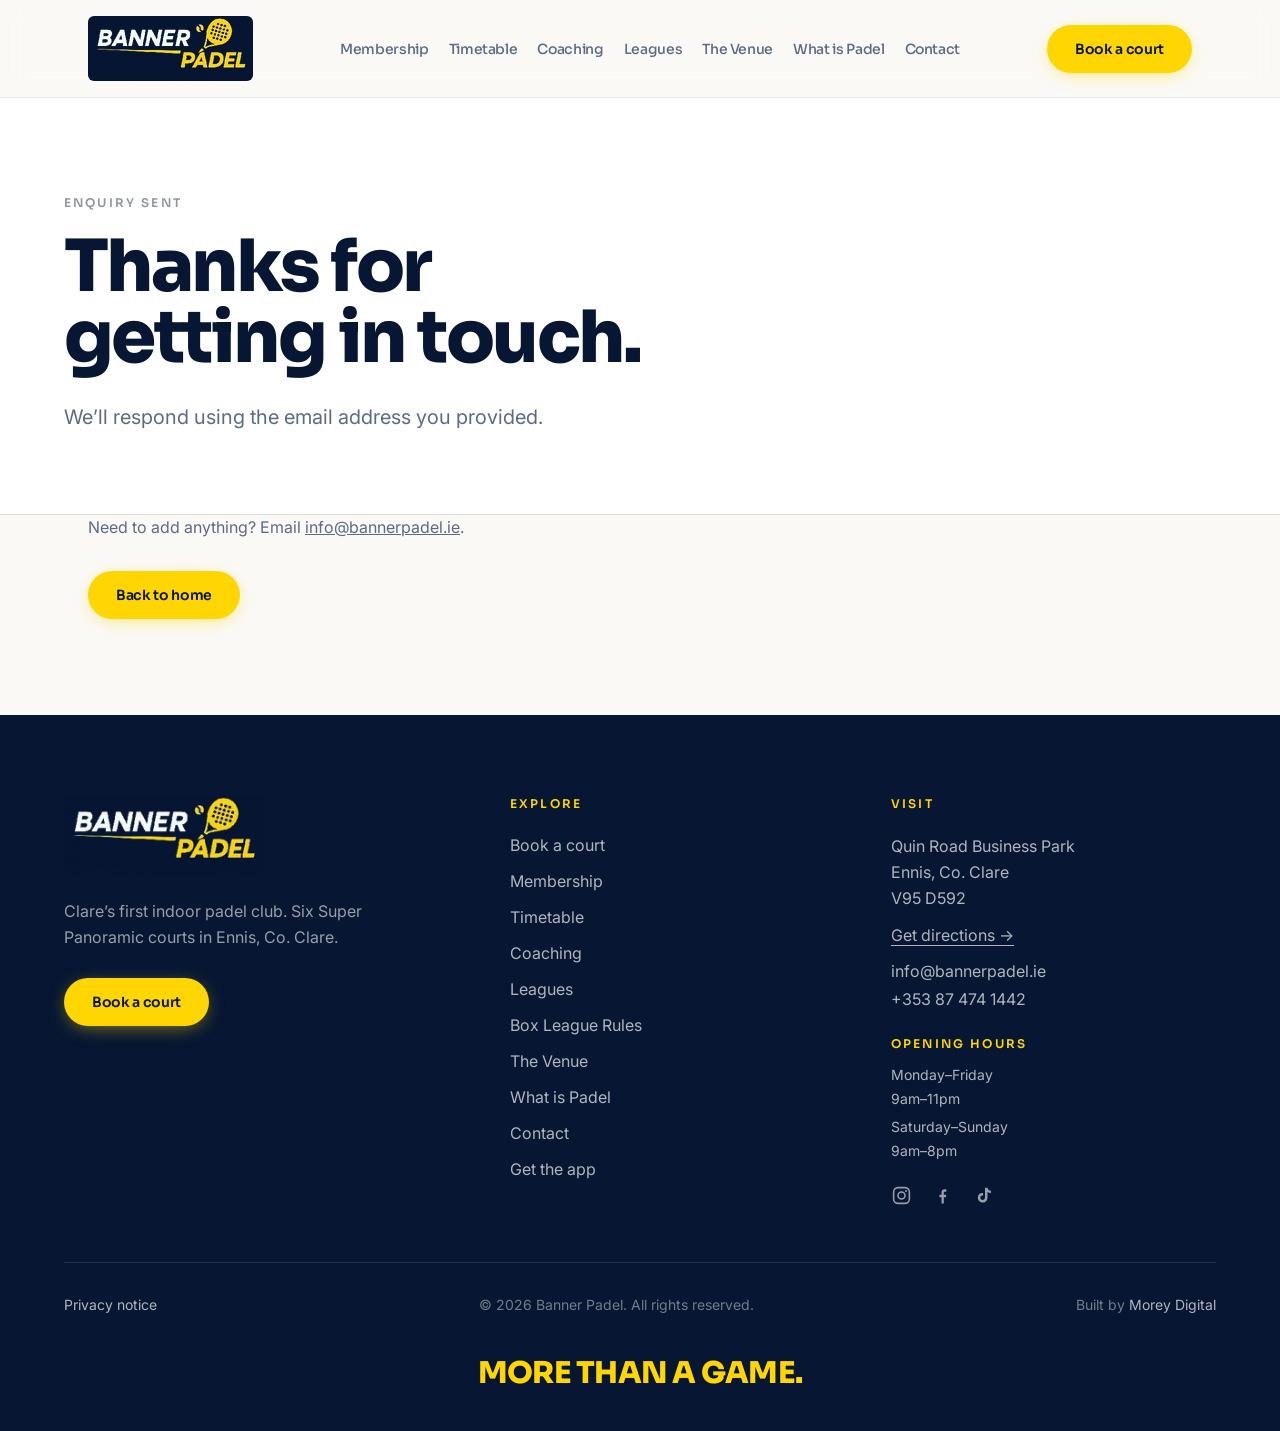
<file: thank-you/index.html>
<!DOCTYPE html><html lang="en-IE"><head><meta charset="utf-8"><meta name="viewport" content="width=device-width, initial-scale=1"><title>Thank you | Banner Padel</title><meta name="description" content="Thanks for contacting Banner Padel."><meta name="robots" content="noindex, follow"><link rel="canonical" href="https://bannerpadel.ie/thank-you/"><link rel="icon" type="image/svg+xml" href="/favicon.svg"><meta property="og:site_name" content="Banner Padel"><meta property="og:title" content="Thank you | Banner Padel"><meta property="og:description" content="Thanks for contacting Banner Padel."><meta property="og:type" content="website"><meta property="og:url" content="https://bannerpadel.ie/thank-you/"><meta property="og:locale" content="en_IE"><meta property="og:image" content="https://bannerpadel.ie/social-share.png"><meta property="og:image:width" content="1200"><meta property="og:image:height" content="630"><meta property="og:image:type" content="image/png"><meta property="og:image:alt" content="Banner Padel — indoor padel in Ennis, Co. Clare"><meta name="twitter:image" content="https://bannerpadel.ie/social-share.png"><meta name="twitter:image:alt" content="Banner Padel — indoor padel in Ennis, Co. Clare"><meta name="twitter:card" content="summary_large_image"><link rel="preconnect" href="https://fonts.googleapis.com"><link rel="preconnect" href="https://fonts.gstatic.com" crossorigin><link href="https://fonts.googleapis.com/css2?family=Sora:wght@400;600;700;800&family=Inter:wght@400;500;600&display=swap" rel="stylesheet"><script type="application/ld+json">{"@context":"https://schema.org","@type":"SportsActivityLocation","name":"Banner Padel","description":"Clare's first indoor padel club","url":"https://bannerpadel.ie","email":"info@bannerpadel.ie","telephone":"+353 87 474 1442","openingHoursSpecification":[{"@type":"OpeningHoursSpecification","dayOfWeek":["https://schema.org/Monday","https://schema.org/Tuesday","https://schema.org/Wednesday","https://schema.org/Thursday","https://schema.org/Friday"],"opens":"09:00","closes":"23:00"},{"@type":"OpeningHoursSpecification","dayOfWeek":["https://schema.org/Saturday","https://schema.org/Sunday"],"opens":"09:00","closes":"20:00"}],"image":"https://bannerpadel.ie/social-share.png","hasMap":"https://maps.google.com/?cid=10938682595280522135","address":{"@type":"PostalAddress","streetAddress":"Quin Road Business Park","postalCode":"V95 D592","addressLocality":"Ennis","addressRegion":"Co. Clare","addressCountry":"IE"},"sameAs":["https://www.facebook.com/bannerpadel","https://www.instagram.com/bannerpadel","https://www.tiktok.com/@bannerpadel"]}</script><link rel="stylesheet" href="/_astro/Layout.BHSgSZDn.css"></head><body><a href="#main" class="sr-only focus:not-sr-only focus:absolute focus:left-4 focus:top-4 focus:z-[60] focus:rounded-full focus:bg-navy focus:px-5 focus:py-3 focus:text-bone">Skip to content</a><header id="site-header" class="sticky top-0 z-50 border-b border-line/70 bg-bone/85 backdrop-blur-md transition-shadow duration-300"><div class="mx-auto flex max-w-6xl items-center justify-between gap-6 px-6 py-4"><a href="/" class="flex shrink-0 items-center gap-3" aria-label="Banner Padel — home"><img src="/_astro/banner-padel-logo-wordmark.DFg-VL1P_2nq6gw.webp" srcset="/_astro/banner-padel-logo-wordmark.DFg-VL1P_2nq6gw.webp 1x, /_astro/banner-padel-logo-wordmark.DFg-VL1P_1RrCAB.webp 2x" alt="Banner Padel" loading="eager" decoding="async" width="165" height="65" class="h-auto w-[140px] rounded-md bg-navy sm:w-[165px]"></a><nav aria-label="Main" class="hidden items-center gap-5 lg:flex"><a href="/#membership" class="font-display text-sm font-medium tracking-tight transition-colors text-muted hover:text-navy">Membership</a><a href="/timetable/" class="font-display text-sm font-medium tracking-tight transition-colors text-muted hover:text-navy">Timetable</a><a href="/coaching/" class="font-display text-sm font-medium tracking-tight transition-colors text-muted hover:text-navy">Coaching</a><a href="https://league.bannerpadel.ie" class="font-display text-sm font-medium tracking-tight transition-colors text-muted hover:text-navy">Leagues</a><a href="/venue/" class="font-display text-sm font-medium tracking-tight transition-colors text-muted hover:text-navy">The Venue</a><a href="/what-is-padel/" class="font-display text-sm font-medium tracking-tight transition-colors text-muted hover:text-navy">What is Padel</a><a href="/contact/" class="font-display text-sm font-medium tracking-tight transition-colors text-muted hover:text-navy">Contact</a></nav><div class="flex items-center gap-3"><div class="hidden sm:block"><a href="https://playtomic.com/clubs/banner-padel" class="inline-flex items-center justify-center gap-2 rounded-full px-7 py-3.5 font-display text-sm font-semibold tracking-tight transition-all duration-200 hover:-translate-y-0.5 active:translate-y-0 bg-saffron text-navy hover:bg-saffron-600 shadow-[0_4px_20px_-6px_rgba(255,213,2,0.7)] px-6 py-3">Book a court</a></div><button type="button" id="menu-toggle" class="grid h-11 w-11 place-items-center rounded-full border border-navy/15 text-navy lg:hidden" aria-expanded="false" aria-controls="mobile-menu" aria-label="Open menu"><svg width="20" height="20" viewBox="0 0 20 20" fill="none" stroke="currentColor" stroke-width="1.8" aria-hidden="true"><path d="M3 6h14M3 10h14M3 14h14"></path></svg></button></div></div><div id="mobile-menu" hidden class="border-t border-line bg-bone lg:hidden"><nav aria-label="Mobile" class="mx-auto flex max-w-6xl flex-col px-6 py-3"><a href="/#membership" class="border-b border-line/70 py-4 font-display text-lg font-semibold tracking-tight text-navy last:border-0">Membership</a><a href="/timetable/" class="border-b border-line/70 py-4 font-display text-lg font-semibold tracking-tight text-navy last:border-0">Timetable</a><a href="/coaching/" class="border-b border-line/70 py-4 font-display text-lg font-semibold tracking-tight text-navy last:border-0">Coaching</a><a href="https://league.bannerpadel.ie" class="border-b border-line/70 py-4 font-display text-lg font-semibold tracking-tight text-navy last:border-0">Leagues</a><a href="/venue/" class="border-b border-line/70 py-4 font-display text-lg font-semibold tracking-tight text-navy last:border-0">The Venue</a><a href="/what-is-padel/" class="border-b border-line/70 py-4 font-display text-lg font-semibold tracking-tight text-navy last:border-0">What is Padel</a><a href="/contact/" class="border-b border-line/70 py-4 font-display text-lg font-semibold tracking-tight text-navy last:border-0">Contact</a><a href="https://playtomic.com/clubs/banner-padel" class="inline-flex items-center justify-center gap-2 rounded-full px-7 py-3.5 font-display text-sm font-semibold tracking-tight transition-all duration-200 hover:-translate-y-0.5 active:translate-y-0 bg-saffron text-navy hover:bg-saffron-600 shadow-[0_4px_20px_-6px_rgba(255,213,2,0.7)] my-4">Book a court</a></nav></div></header><script type="module">var e=document.getElementById(`menu-toggle`),t=document.getElementById(`mobile-menu`);e?.addEventListener(`click`,()=>{let n=e.getAttribute(`aria-expanded`)===`true`;e.setAttribute(`aria-expanded`,String(!n)),e.setAttribute(`aria-label`,n?`Open menu`:`Close menu`),t&&(t.hidden=n)}),t?.querySelectorAll(`a`).forEach(n=>{n.addEventListener(`click`,()=>{t.hidden=!0,e?.setAttribute(`aria-expanded`,`false`),e?.setAttribute(`aria-label`,`Open menu`)})});var n=document.getElementById(`site-header`),r=()=>{n?.classList.toggle(`shadow-[0_1px_24px_-8px_rgba(6,22,51,0.25)]`,window.scrollY>8)};r(),window.addEventListener(`scroll`,r,{passive:!0});</script><main id="main"><section class="border-b border-line bg-white px-6 pt-16 pb-14 md:pt-24 md:pb-20"><div class="mx-auto max-w-6xl"><p class="eyebrow text-navy/45">Enquiry sent</p><h1 class="mt-5 max-w-3xl text-[clamp(2.5rem,6vw,4.5rem)] font-extrabold leading-[0.98] tracking-[-0.035em]">Thanks for getting in touch.</h1><p class="mt-7 max-w-2xl text-lg leading-relaxed text-muted md:text-xl">We’ll respond using the email address you provided.</p></div></section><section class="mx-auto max-w-6xl px-6 pb-24"><p class="mb-8 text-muted">Need to add anything? Email <a class="underline" href="mailto:info@bannerpadel.ie">info@bannerpadel.ie</a>.</p><a href="/" class="inline-flex items-center justify-center gap-2 rounded-full px-7 py-3.5 font-display text-sm font-semibold tracking-tight transition-all duration-200 hover:-translate-y-0.5 active:translate-y-0 bg-saffron text-navy hover:bg-saffron-600 shadow-[0_4px_20px_-6px_rgba(255,213,2,0.7)] ">Back to home</a></section></main><footer class="bg-navy px-6 pt-20 pb-10 text-bone"><div class="mx-auto max-w-6xl"><div class="grid gap-14 border-b border-white/10 pb-14 md:grid-cols-[1.2fr_1fr_1fr]"><div><img src="/_astro/banner-padel-logo-wordmark.DFg-VL1P_hTn8t.webp" alt="Banner Padel" loading="lazy" decoding="async" width="220" height="87" class="h-auto w-[200px]"><p class="mt-6 max-w-xs leading-relaxed text-bone/60">Clare’s first indoor padel club. Six Super Panoramic courts in Ennis, Co. Clare.</p><div class="mt-7"><a href="https://playtomic.com/clubs/banner-padel" class="inline-flex items-center justify-center gap-2 rounded-full px-7 py-3.5 font-display text-sm font-semibold tracking-tight transition-all duration-200 hover:-translate-y-0.5 active:translate-y-0 bg-saffron text-navy hover:bg-saffron-600 shadow-[0_4px_20px_-6px_rgba(255,213,2,0.7)] ">Book a court</a></div></div><div><h2 class="eyebrow mb-5 text-saffron">Explore</h2><ul class="space-y-3"><li><a href="https://playtomic.com/clubs/banner-padel" class="text-bone/70 transition-colors hover:text-saffron">Book a court</a></li><li><a href="/#membership" class="text-bone/70 transition-colors hover:text-saffron">Membership</a></li><li><a href="/timetable/" class="text-bone/70 transition-colors hover:text-saffron">Timetable</a></li><li><a href="/coaching/" class="text-bone/70 transition-colors hover:text-saffron">Coaching</a></li><li><a href="https://league.bannerpadel.ie" class="text-bone/70 transition-colors hover:text-saffron">Leagues</a></li><li><a href="https://league.bannerpadel.ie/box/rules" class="text-bone/70 transition-colors hover:text-saffron">Box League Rules</a></li><li><a href="/venue/" class="text-bone/70 transition-colors hover:text-saffron">The Venue</a></li><li><a href="/what-is-padel/" class="text-bone/70 transition-colors hover:text-saffron">What is Padel</a></li><li><a href="/contact/" class="text-bone/70 transition-colors hover:text-saffron">Contact</a></li><li><a href="/#app" class="text-bone/70 transition-colors hover:text-saffron">Get the app</a></li></ul></div><div><h2 class="eyebrow mb-5 text-saffron">Visit</h2><address class="not-italic leading-relaxed text-bone/70">Quin Road Business Park<br>Ennis, Co. Clare<br>V95 D592</address><a href="https://maps.google.com/?cid=10938682595280522135" target="_blank" rel="noopener" class="mt-3 block text-bone/70 underline underline-offset-4 hover:text-saffron">Get directions →</a><a href="mailto:info@bannerpadel.ie" class="mt-3 block text-bone/70 transition-colors hover:text-saffron">info@bannerpadel.ie</a><a href="tel:+353874741442" class="mt-1 block text-bone/70 transition-colors hover:text-saffron">+353 87 474 1442</a><div class="mt-6"><h2 class="eyebrow mb-3 text-saffron">Opening hours</h2><dl class="space-y-2 text-sm text-bone/70"><div><dt>Monday–Friday</dt><dd class="mt-1">9am–11pm</dd></div><div><dt>Saturday–Sunday</dt><dd class="mt-1">9am–8pm</dd></div></dl></div><div class="mt-6"><div class="flex items-center gap-5"><a href="https://www.instagram.com/bannerpadel" target="_blank" rel="noopener" aria-label="Banner Padel on Instagram" class="transition-colors text-bone/60 hover:text-saffron"><svg viewBox="0 0 24 24" width="21" height="21" fill="none" stroke="currentColor" stroke-width="1.8" aria-hidden="true"><rect x="3" y="3" width="18" height="18" rx="5"></rect><circle cx="12" cy="12" r="4"></circle><circle cx="17.2" cy="6.8" r="1.2" fill="currentColor" stroke="none"></circle></svg></a><a href="https://www.facebook.com/bannerpadel" target="_blank" rel="noopener" aria-label="Banner Padel on Facebook" class="transition-colors text-bone/60 hover:text-saffron"><svg viewBox="0 0 24 24" width="21" height="21" fill="currentColor" aria-hidden="true"><path d="M13.5 21v-7h2.4l.4-3h-2.8V9.1c0-.9.3-1.5 1.6-1.5h1.3V4.9c-.3 0-1.1-.1-2-.1-2.1 0-3.5 1.3-3.5 3.6V11H8.5v3h2.4v7h2.6z"></path></svg></a><a href="https://www.tiktok.com/@bannerpadel" target="_blank" rel="noopener" aria-label="Banner Padel on TikTok" class="transition-colors text-bone/60 hover:text-saffron"><svg viewBox="0 0 24 24" width="21" height="21" fill="currentColor" aria-hidden="true"><path d="M16.6 3c.4 2 1.7 3.4 3.9 3.6v2.8c-1.5 0-2.8-.5-3.9-1.3v6.1c0 3.4-2.4 5.8-5.6 5.8-3 0-5.5-2.4-5.5-5.4 0-3.2 2.7-5.6 6-5.3v2.9c-1.7-.4-3.1.7-3.1 2.4 0 1.4 1.2 2.5 2.6 2.5 1.6 0 2.7-1.2 2.7-3V3h2.9z"></path></svg></a></div></div></div></div><div class="flex flex-col gap-3 pt-8 text-sm text-bone/45 sm:flex-row sm:items-center sm:justify-between"><a href="/privacy/" class="text-bone/70 hover:text-saffron">Privacy notice</a><p>&copy; 2026 Banner Padel. All rights reserved.</p><p>Built by <a href="https://moreydigital.ie" target="_blank" rel="noopener" class="text-bone/70 underline-offset-4 transition-colors hover:text-saffron hover:underline">Morey Digital</a></p></div><p class="mt-10 text-center font-display text-2xl font-extrabold tracking-tight text-saffron sm:text-3xl">MORE THAN A GAME.</p></div></footer><script type="module">var e=document.querySelectorAll(`.reveal`);if(window.matchMedia(`(prefers-reduced-motion: reduce)`).matches||!(`IntersectionObserver`in window))e.forEach(e=>e.classList.add(`is-in`));else{let t=new IntersectionObserver(e=>{e.forEach(e=>{e.isIntersecting&&(e.target.classList.add(`is-in`),t.unobserve(e.target))})},{rootMargin:`0px 0px -10% 0px`,threshold:.1});e.forEach(e=>t.observe(e))}</script></body></html>
</file>
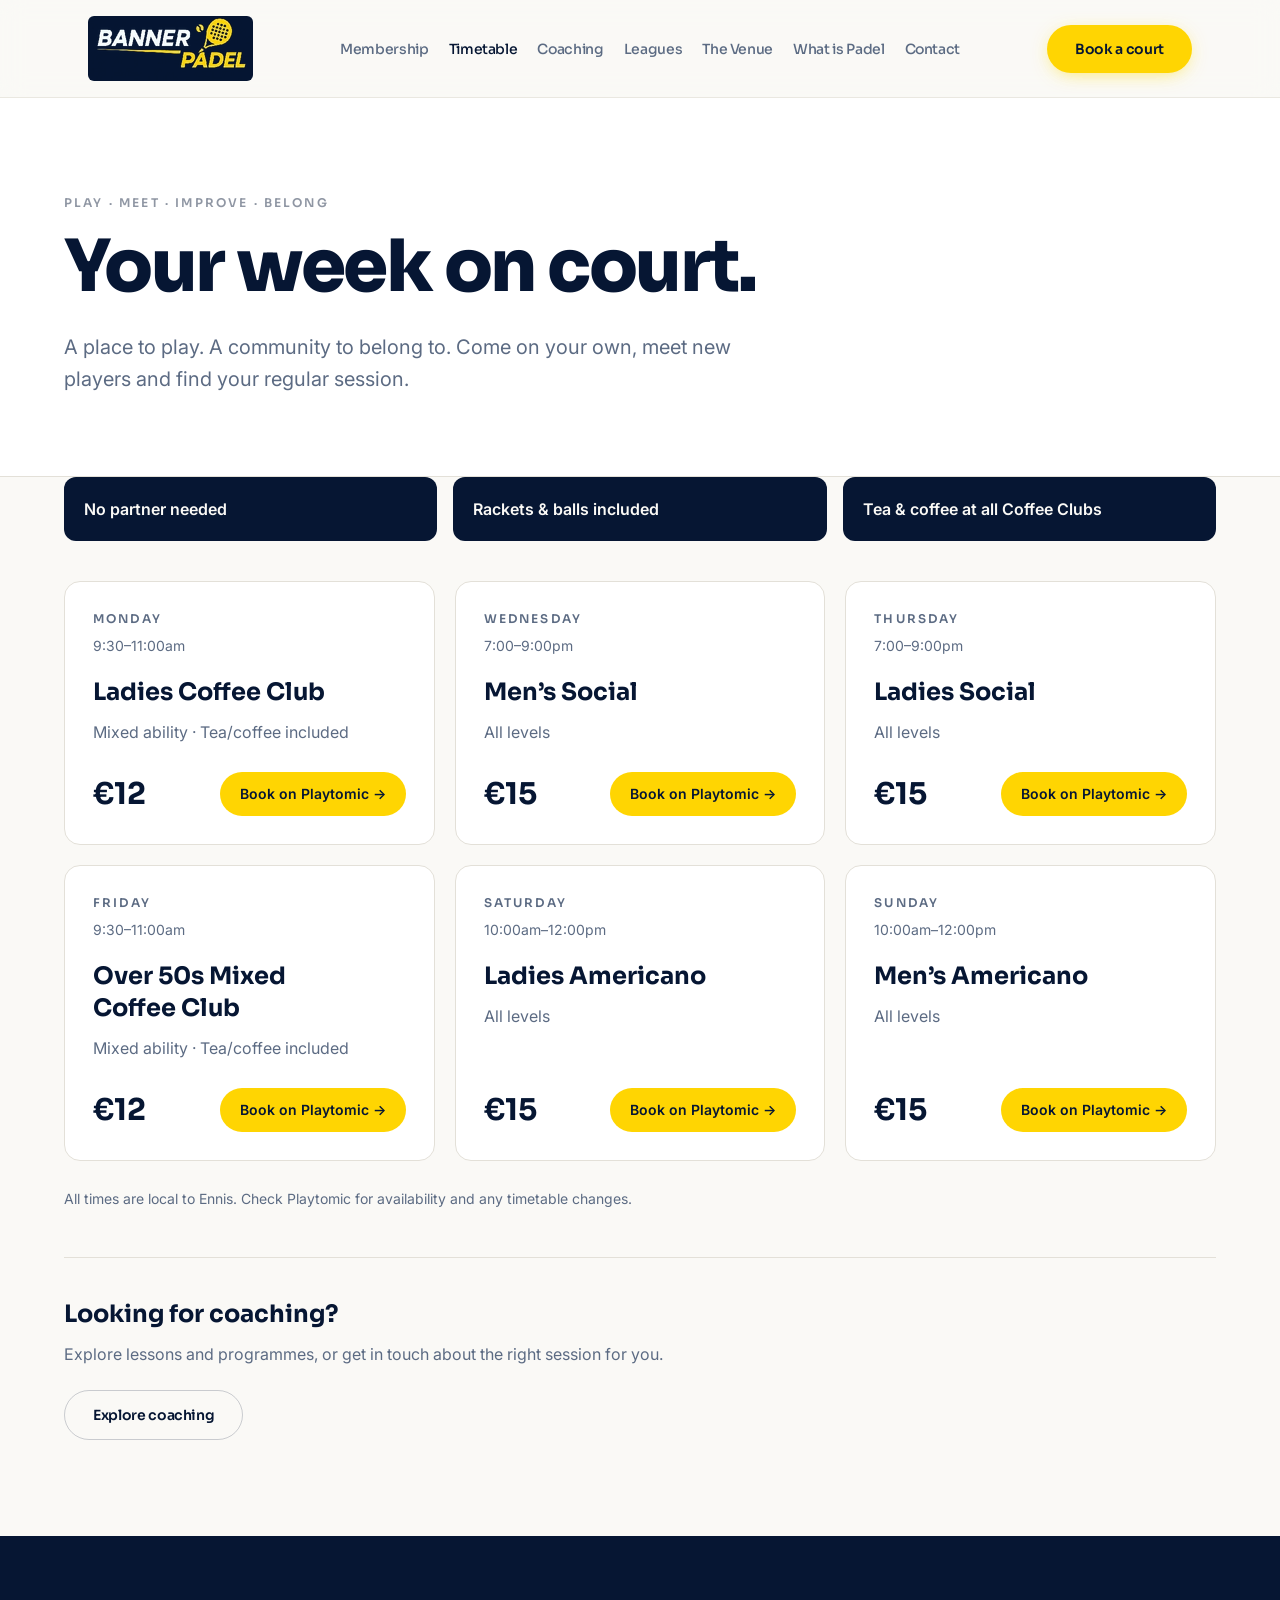
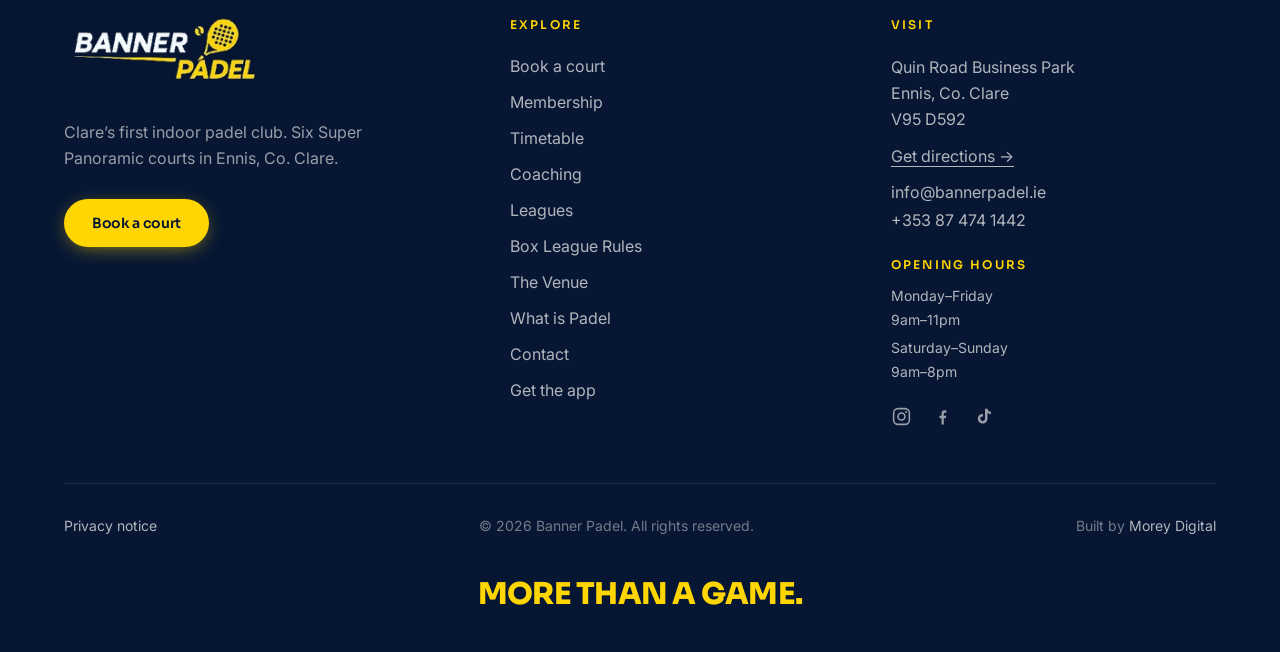
<file: timetable/index.html>
<!DOCTYPE html><html lang="en-IE"><head><meta charset="utf-8"><meta name="viewport" content="width=device-width, initial-scale=1"><title>Weekly Timetable | Banner Padel</title><meta name="description" content="Coffee clubs, social padel and weekend Americanos at Banner Padel, Ennis. Sessions from €12. Book via Playtomic."><link rel="canonical" href="https://bannerpadel.ie/timetable/"><link rel="icon" type="image/svg+xml" href="/favicon.svg"><meta property="og:site_name" content="Banner Padel"><meta property="og:title" content="Weekly Timetable | Banner Padel"><meta property="og:description" content="Coffee clubs, social padel and weekend Americanos at Banner Padel, Ennis. Sessions from €12. Book via Playtomic."><meta property="og:type" content="website"><meta property="og:url" content="https://bannerpadel.ie/timetable/"><meta property="og:locale" content="en_IE"><meta property="og:image" content="https://bannerpadel.ie/social-share.png"><meta property="og:image:width" content="1200"><meta property="og:image:height" content="630"><meta property="og:image:type" content="image/png"><meta property="og:image:alt" content="Banner Padel — indoor padel in Ennis, Co. Clare"><meta name="twitter:image" content="https://bannerpadel.ie/social-share.png"><meta name="twitter:image:alt" content="Banner Padel — indoor padel in Ennis, Co. Clare"><meta name="twitter:card" content="summary_large_image"><link rel="preconnect" href="https://fonts.googleapis.com"><link rel="preconnect" href="https://fonts.gstatic.com" crossorigin><link href="https://fonts.googleapis.com/css2?family=Sora:wght@400;600;700;800&family=Inter:wght@400;500;600&display=swap" rel="stylesheet"><script type="application/ld+json">{"@context":"https://schema.org","@type":"SportsActivityLocation","name":"Banner Padel","description":"Clare's first indoor padel club","url":"https://bannerpadel.ie","email":"info@bannerpadel.ie","telephone":"+353 87 474 1442","openingHoursSpecification":[{"@type":"OpeningHoursSpecification","dayOfWeek":["https://schema.org/Monday","https://schema.org/Tuesday","https://schema.org/Wednesday","https://schema.org/Thursday","https://schema.org/Friday"],"opens":"09:00","closes":"23:00"},{"@type":"OpeningHoursSpecification","dayOfWeek":["https://schema.org/Saturday","https://schema.org/Sunday"],"opens":"09:00","closes":"20:00"}],"image":"https://bannerpadel.ie/social-share.png","hasMap":"https://maps.google.com/?cid=10938682595280522135","address":{"@type":"PostalAddress","streetAddress":"Quin Road Business Park","postalCode":"V95 D592","addressLocality":"Ennis","addressRegion":"Co. Clare","addressCountry":"IE"},"sameAs":["https://www.facebook.com/bannerpadel","https://www.instagram.com/bannerpadel","https://www.tiktok.com/@bannerpadel"]}</script><link rel="stylesheet" href="/_astro/Layout.BHSgSZDn.css"></head><body><a href="#main" class="sr-only focus:not-sr-only focus:absolute focus:left-4 focus:top-4 focus:z-[60] focus:rounded-full focus:bg-navy focus:px-5 focus:py-3 focus:text-bone">Skip to content</a><header id="site-header" class="sticky top-0 z-50 border-b border-line/70 bg-bone/85 backdrop-blur-md transition-shadow duration-300"><div class="mx-auto flex max-w-6xl items-center justify-between gap-6 px-6 py-4"><a href="/" class="flex shrink-0 items-center gap-3" aria-label="Banner Padel — home"><img src="/_astro/banner-padel-logo-wordmark.DFg-VL1P_2nq6gw.webp" srcset="/_astro/banner-padel-logo-wordmark.DFg-VL1P_2nq6gw.webp 1x, /_astro/banner-padel-logo-wordmark.DFg-VL1P_1RrCAB.webp 2x" alt="Banner Padel" loading="eager" decoding="async" width="165" height="65" class="h-auto w-[140px] rounded-md bg-navy sm:w-[165px]"></a><nav aria-label="Main" class="hidden items-center gap-5 lg:flex"><a href="/#membership" class="font-display text-sm font-medium tracking-tight transition-colors text-muted hover:text-navy">Membership</a><a href="/timetable/" aria-current="page" class="font-display text-sm font-medium tracking-tight transition-colors text-navy">Timetable</a><a href="/coaching/" class="font-display text-sm font-medium tracking-tight transition-colors text-muted hover:text-navy">Coaching</a><a href="https://league.bannerpadel.ie" class="font-display text-sm font-medium tracking-tight transition-colors text-muted hover:text-navy">Leagues</a><a href="/venue/" class="font-display text-sm font-medium tracking-tight transition-colors text-muted hover:text-navy">The Venue</a><a href="/what-is-padel/" class="font-display text-sm font-medium tracking-tight transition-colors text-muted hover:text-navy">What is Padel</a><a href="/contact/" class="font-display text-sm font-medium tracking-tight transition-colors text-muted hover:text-navy">Contact</a></nav><div class="flex items-center gap-3"><div class="hidden sm:block"><a href="https://playtomic.com/clubs/banner-padel" class="inline-flex items-center justify-center gap-2 rounded-full px-7 py-3.5 font-display text-sm font-semibold tracking-tight transition-all duration-200 hover:-translate-y-0.5 active:translate-y-0 bg-saffron text-navy hover:bg-saffron-600 shadow-[0_4px_20px_-6px_rgba(255,213,2,0.7)] px-6 py-3">Book a court</a></div><button type="button" id="menu-toggle" class="grid h-11 w-11 place-items-center rounded-full border border-navy/15 text-navy lg:hidden" aria-expanded="false" aria-controls="mobile-menu" aria-label="Open menu"><svg width="20" height="20" viewBox="0 0 20 20" fill="none" stroke="currentColor" stroke-width="1.8" aria-hidden="true"><path d="M3 6h14M3 10h14M3 14h14"></path></svg></button></div></div><div id="mobile-menu" hidden class="border-t border-line bg-bone lg:hidden"><nav aria-label="Mobile" class="mx-auto flex max-w-6xl flex-col px-6 py-3"><a href="/#membership" class="border-b border-line/70 py-4 font-display text-lg font-semibold tracking-tight text-navy last:border-0">Membership</a><a href="/timetable/" class="border-b border-line/70 py-4 font-display text-lg font-semibold tracking-tight text-navy last:border-0">Timetable</a><a href="/coaching/" class="border-b border-line/70 py-4 font-display text-lg font-semibold tracking-tight text-navy last:border-0">Coaching</a><a href="https://league.bannerpadel.ie" class="border-b border-line/70 py-4 font-display text-lg font-semibold tracking-tight text-navy last:border-0">Leagues</a><a href="/venue/" class="border-b border-line/70 py-4 font-display text-lg font-semibold tracking-tight text-navy last:border-0">The Venue</a><a href="/what-is-padel/" class="border-b border-line/70 py-4 font-display text-lg font-semibold tracking-tight text-navy last:border-0">What is Padel</a><a href="/contact/" class="border-b border-line/70 py-4 font-display text-lg font-semibold tracking-tight text-navy last:border-0">Contact</a><a href="https://playtomic.com/clubs/banner-padel" class="inline-flex items-center justify-center gap-2 rounded-full px-7 py-3.5 font-display text-sm font-semibold tracking-tight transition-all duration-200 hover:-translate-y-0.5 active:translate-y-0 bg-saffron text-navy hover:bg-saffron-600 shadow-[0_4px_20px_-6px_rgba(255,213,2,0.7)] my-4">Book a court</a></nav></div></header><script type="module">var e=document.getElementById(`menu-toggle`),t=document.getElementById(`mobile-menu`);e?.addEventListener(`click`,()=>{let n=e.getAttribute(`aria-expanded`)===`true`;e.setAttribute(`aria-expanded`,String(!n)),e.setAttribute(`aria-label`,n?`Open menu`:`Close menu`),t&&(t.hidden=n)}),t?.querySelectorAll(`a`).forEach(n=>{n.addEventListener(`click`,()=>{t.hidden=!0,e?.setAttribute(`aria-expanded`,`false`),e?.setAttribute(`aria-label`,`Open menu`)})});var n=document.getElementById(`site-header`),r=()=>{n?.classList.toggle(`shadow-[0_1px_24px_-8px_rgba(6,22,51,0.25)]`,window.scrollY>8)};r(),window.addEventListener(`scroll`,r,{passive:!0});</script><main id="main"><section class="border-b border-line bg-white px-6 pt-16 pb-14 md:pt-24 md:pb-20"><div class="mx-auto max-w-6xl"><p class="eyebrow text-navy/45">Play · Meet · Improve · Belong</p><h1 class="mt-5 max-w-3xl text-[clamp(2.5rem,6vw,4.5rem)] font-extrabold leading-[0.98] tracking-[-0.035em]">Your week on court.</h1><p class="mt-7 max-w-2xl text-lg leading-relaxed text-muted md:text-xl">A place to play. A community to belong to. Come on your own, meet new players and find your regular session.</p></div></section><section class="bg-bone px-6 pb-24"><div class="mx-auto max-w-6xl"><div class="mb-10 grid gap-4 sm:grid-cols-3"><p class="rounded-xl bg-navy p-5 font-semibold text-bone">No partner needed</p><p class="rounded-xl bg-navy p-5 font-semibold text-bone">Rackets & balls included</p><p class="rounded-xl bg-navy p-5 font-semibold text-bone">Tea & coffee at all Coffee Clubs</p></div><div class="grid gap-5 md:grid-cols-2 lg:grid-cols-3"><article class="flex flex-col rounded-2xl border border-line bg-white p-7"><p class="eyebrow text-muted">Monday</p><p class="mt-2 text-sm text-muted">9:30–11:00am</p><h2 class="mt-5 text-2xl font-bold">Ladies Coffee Club</h2><p class="mt-3 text-muted">Mixed ability · Tea/coffee included</p><div class="mt-auto flex items-center justify-between gap-4 pt-7"><p class="font-display text-3xl font-bold">€12</p><a href="https://playtomic.com/clubs/banner-padel" target="_blank" rel="noopener" class="rounded-full bg-saffron px-5 py-3 text-sm font-semibold" aria-label="Book Ladies Coffee Club on Monday via Playtomic">Book on Playtomic →</a></div></article><article class="flex flex-col rounded-2xl border border-line bg-white p-7"><p class="eyebrow text-muted">Wednesday</p><p class="mt-2 text-sm text-muted">7:00–9:00pm</p><h2 class="mt-5 text-2xl font-bold">Men’s Social</h2><p class="mt-3 text-muted">All levels</p><div class="mt-auto flex items-center justify-between gap-4 pt-7"><p class="font-display text-3xl font-bold">€15</p><a href="https://playtomic.com/clubs/banner-padel" target="_blank" rel="noopener" class="rounded-full bg-saffron px-5 py-3 text-sm font-semibold" aria-label="Book Men’s Social on Wednesday via Playtomic">Book on Playtomic →</a></div></article><article class="flex flex-col rounded-2xl border border-line bg-white p-7"><p class="eyebrow text-muted">Thursday</p><p class="mt-2 text-sm text-muted">7:00–9:00pm</p><h2 class="mt-5 text-2xl font-bold">Ladies Social</h2><p class="mt-3 text-muted">All levels</p><div class="mt-auto flex items-center justify-between gap-4 pt-7"><p class="font-display text-3xl font-bold">€15</p><a href="https://playtomic.com/clubs/banner-padel" target="_blank" rel="noopener" class="rounded-full bg-saffron px-5 py-3 text-sm font-semibold" aria-label="Book Ladies Social on Thursday via Playtomic">Book on Playtomic →</a></div></article><article class="flex flex-col rounded-2xl border border-line bg-white p-7"><p class="eyebrow text-muted">Friday</p><p class="mt-2 text-sm text-muted">9:30–11:00am</p><h2 class="mt-5 text-2xl font-bold">Over 50s Mixed Coffee Club</h2><p class="mt-3 text-muted">Mixed ability · Tea/coffee included</p><div class="mt-auto flex items-center justify-between gap-4 pt-7"><p class="font-display text-3xl font-bold">€12</p><a href="https://playtomic.com/clubs/banner-padel" target="_blank" rel="noopener" class="rounded-full bg-saffron px-5 py-3 text-sm font-semibold" aria-label="Book Over 50s Mixed Coffee Club on Friday via Playtomic">Book on Playtomic →</a></div></article><article class="flex flex-col rounded-2xl border border-line bg-white p-7"><p class="eyebrow text-muted">Saturday</p><p class="mt-2 text-sm text-muted">10:00am–12:00pm</p><h2 class="mt-5 text-2xl font-bold">Ladies Americano</h2><p class="mt-3 text-muted">All levels</p><div class="mt-auto flex items-center justify-between gap-4 pt-7"><p class="font-display text-3xl font-bold">€15</p><a href="https://playtomic.com/clubs/banner-padel" target="_blank" rel="noopener" class="rounded-full bg-saffron px-5 py-3 text-sm font-semibold" aria-label="Book Ladies Americano on Saturday via Playtomic">Book on Playtomic →</a></div></article><article class="flex flex-col rounded-2xl border border-line bg-white p-7"><p class="eyebrow text-muted">Sunday</p><p class="mt-2 text-sm text-muted">10:00am–12:00pm</p><h2 class="mt-5 text-2xl font-bold">Men’s Americano</h2><p class="mt-3 text-muted">All levels</p><div class="mt-auto flex items-center justify-between gap-4 pt-7"><p class="font-display text-3xl font-bold">€15</p><a href="https://playtomic.com/clubs/banner-padel" target="_blank" rel="noopener" class="rounded-full bg-saffron px-5 py-3 text-sm font-semibold" aria-label="Book Men’s Americano on Sunday via Playtomic">Book on Playtomic →</a></div></article></div><p class="mt-7 text-sm text-muted">All times are local to Ennis. Check Playtomic for availability and any timetable changes.</p><div class="mt-12 border-t border-line pt-10"><h2 class="text-2xl font-bold">Looking for coaching?</h2><p class="mt-3 mb-6 text-muted">Explore lessons and programmes, or get in touch about the right session for you.</p><a href="/coaching/" class="inline-flex items-center justify-center gap-2 rounded-full px-7 py-3.5 font-display text-sm font-semibold tracking-tight transition-all duration-200 hover:-translate-y-0.5 active:translate-y-0 border border-navy/20 text-navy hover:border-navy/50 hover:bg-navy/[0.03] ">Explore coaching</a></div></div></section></main><footer class="bg-navy px-6 pt-20 pb-10 text-bone"><div class="mx-auto max-w-6xl"><div class="grid gap-14 border-b border-white/10 pb-14 md:grid-cols-[1.2fr_1fr_1fr]"><div><img src="/_astro/banner-padel-logo-wordmark.DFg-VL1P_hTn8t.webp" alt="Banner Padel" loading="lazy" decoding="async" width="220" height="87" class="h-auto w-[200px]"><p class="mt-6 max-w-xs leading-relaxed text-bone/60">Clare’s first indoor padel club. Six Super Panoramic courts in Ennis, Co. Clare.</p><div class="mt-7"><a href="https://playtomic.com/clubs/banner-padel" class="inline-flex items-center justify-center gap-2 rounded-full px-7 py-3.5 font-display text-sm font-semibold tracking-tight transition-all duration-200 hover:-translate-y-0.5 active:translate-y-0 bg-saffron text-navy hover:bg-saffron-600 shadow-[0_4px_20px_-6px_rgba(255,213,2,0.7)] ">Book a court</a></div></div><div><h2 class="eyebrow mb-5 text-saffron">Explore</h2><ul class="space-y-3"><li><a href="https://playtomic.com/clubs/banner-padel" class="text-bone/70 transition-colors hover:text-saffron">Book a court</a></li><li><a href="/#membership" class="text-bone/70 transition-colors hover:text-saffron">Membership</a></li><li><a href="/timetable/" class="text-bone/70 transition-colors hover:text-saffron">Timetable</a></li><li><a href="/coaching/" class="text-bone/70 transition-colors hover:text-saffron">Coaching</a></li><li><a href="https://league.bannerpadel.ie" class="text-bone/70 transition-colors hover:text-saffron">Leagues</a></li><li><a href="https://league.bannerpadel.ie/box/rules" class="text-bone/70 transition-colors hover:text-saffron">Box League Rules</a></li><li><a href="/venue/" class="text-bone/70 transition-colors hover:text-saffron">The Venue</a></li><li><a href="/what-is-padel/" class="text-bone/70 transition-colors hover:text-saffron">What is Padel</a></li><li><a href="/contact/" class="text-bone/70 transition-colors hover:text-saffron">Contact</a></li><li><a href="/#app" class="text-bone/70 transition-colors hover:text-saffron">Get the app</a></li></ul></div><div><h2 class="eyebrow mb-5 text-saffron">Visit</h2><address class="not-italic leading-relaxed text-bone/70">Quin Road Business Park<br>Ennis, Co. Clare<br>V95 D592</address><a href="https://maps.google.com/?cid=10938682595280522135" target="_blank" rel="noopener" class="mt-3 block text-bone/70 underline underline-offset-4 hover:text-saffron">Get directions →</a><a href="mailto:info@bannerpadel.ie" class="mt-3 block text-bone/70 transition-colors hover:text-saffron">info@bannerpadel.ie</a><a href="tel:+353874741442" class="mt-1 block text-bone/70 transition-colors hover:text-saffron">+353 87 474 1442</a><div class="mt-6"><h2 class="eyebrow mb-3 text-saffron">Opening hours</h2><dl class="space-y-2 text-sm text-bone/70"><div><dt>Monday–Friday</dt><dd class="mt-1">9am–11pm</dd></div><div><dt>Saturday–Sunday</dt><dd class="mt-1">9am–8pm</dd></div></dl></div><div class="mt-6"><div class="flex items-center gap-5"><a href="https://www.instagram.com/bannerpadel" target="_blank" rel="noopener" aria-label="Banner Padel on Instagram" class="transition-colors text-bone/60 hover:text-saffron"><svg viewBox="0 0 24 24" width="21" height="21" fill="none" stroke="currentColor" stroke-width="1.8" aria-hidden="true"><rect x="3" y="3" width="18" height="18" rx="5"></rect><circle cx="12" cy="12" r="4"></circle><circle cx="17.2" cy="6.8" r="1.2" fill="currentColor" stroke="none"></circle></svg></a><a href="https://www.facebook.com/bannerpadel" target="_blank" rel="noopener" aria-label="Banner Padel on Facebook" class="transition-colors text-bone/60 hover:text-saffron"><svg viewBox="0 0 24 24" width="21" height="21" fill="currentColor" aria-hidden="true"><path d="M13.5 21v-7h2.4l.4-3h-2.8V9.1c0-.9.3-1.5 1.6-1.5h1.3V4.9c-.3 0-1.1-.1-2-.1-2.1 0-3.5 1.3-3.5 3.6V11H8.5v3h2.4v7h2.6z"></path></svg></a><a href="https://www.tiktok.com/@bannerpadel" target="_blank" rel="noopener" aria-label="Banner Padel on TikTok" class="transition-colors text-bone/60 hover:text-saffron"><svg viewBox="0 0 24 24" width="21" height="21" fill="currentColor" aria-hidden="true"><path d="M16.6 3c.4 2 1.7 3.4 3.9 3.6v2.8c-1.5 0-2.8-.5-3.9-1.3v6.1c0 3.4-2.4 5.8-5.6 5.8-3 0-5.5-2.4-5.5-5.4 0-3.2 2.7-5.6 6-5.3v2.9c-1.7-.4-3.1.7-3.1 2.4 0 1.4 1.2 2.5 2.6 2.5 1.6 0 2.7-1.2 2.7-3V3h2.9z"></path></svg></a></div></div></div></div><div class="flex flex-col gap-3 pt-8 text-sm text-bone/45 sm:flex-row sm:items-center sm:justify-between"><a href="/privacy/" class="text-bone/70 hover:text-saffron">Privacy notice</a><p>&copy; 2026 Banner Padel. All rights reserved.</p><p>Built by <a href="https://moreydigital.ie" target="_blank" rel="noopener" class="text-bone/70 underline-offset-4 transition-colors hover:text-saffron hover:underline">Morey Digital</a></p></div><p class="mt-10 text-center font-display text-2xl font-extrabold tracking-tight text-saffron sm:text-3xl">MORE THAN A GAME.</p></div></footer><script type="module">var e=document.querySelectorAll(`.reveal`);if(window.matchMedia(`(prefers-reduced-motion: reduce)`).matches||!(`IntersectionObserver`in window))e.forEach(e=>e.classList.add(`is-in`));else{let t=new IntersectionObserver(e=>{e.forEach(e=>{e.isIntersecting&&(e.target.classList.add(`is-in`),t.unobserve(e.target))})},{rootMargin:`0px 0px -10% 0px`,threshold:.1});e.forEach(e=>t.observe(e))}</script></body></html>
</file>
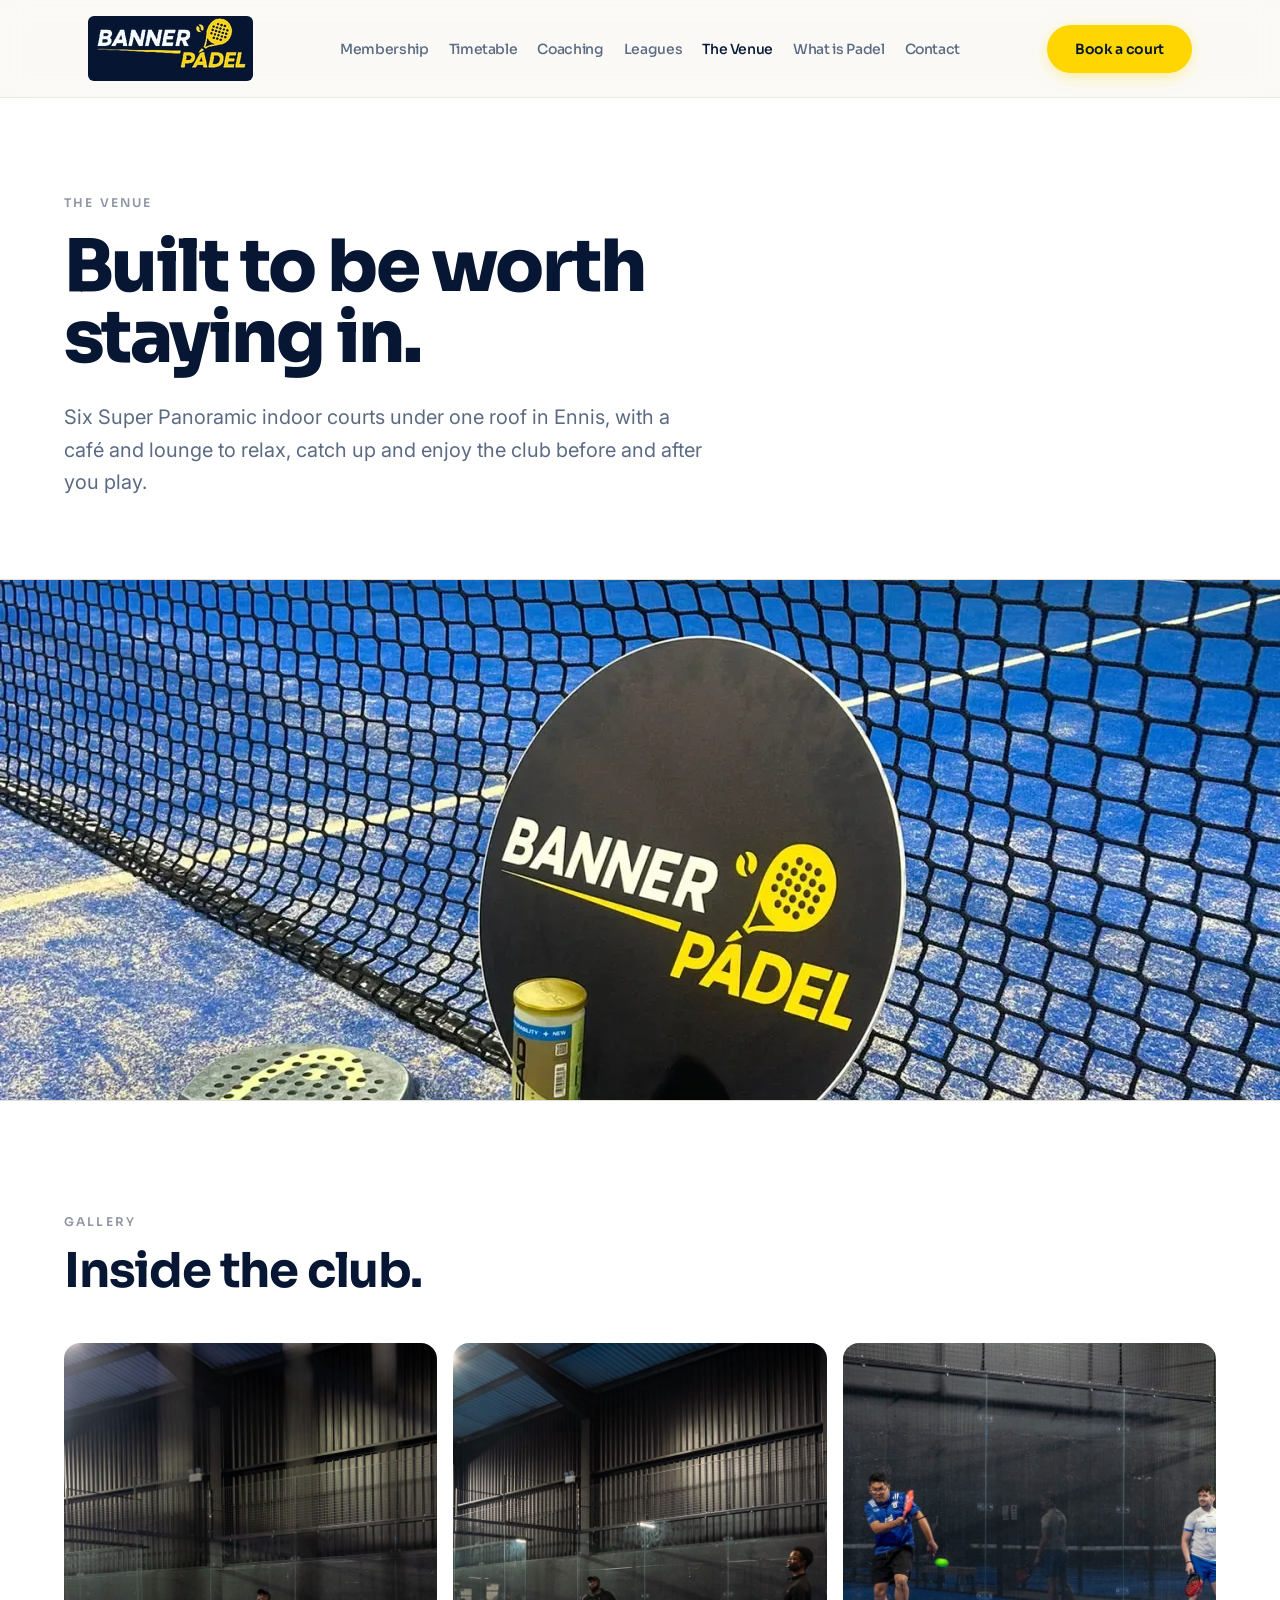
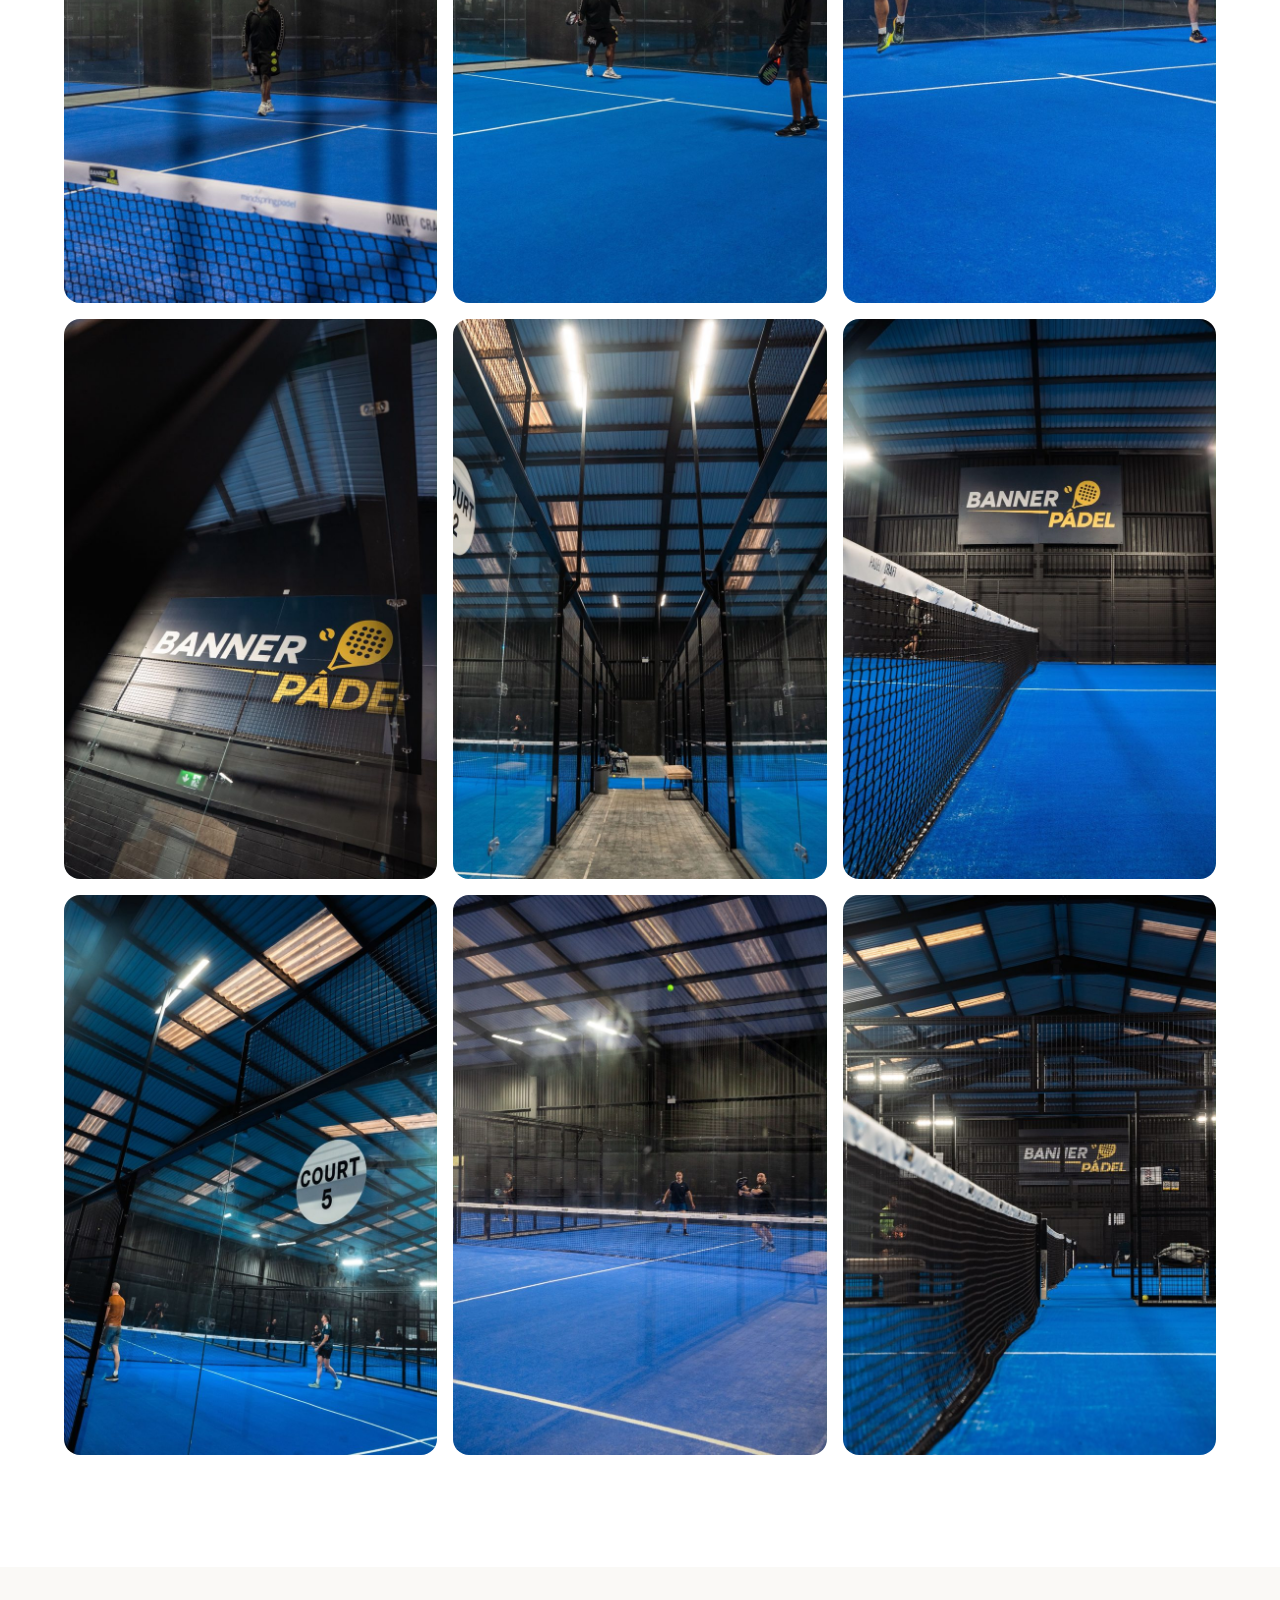
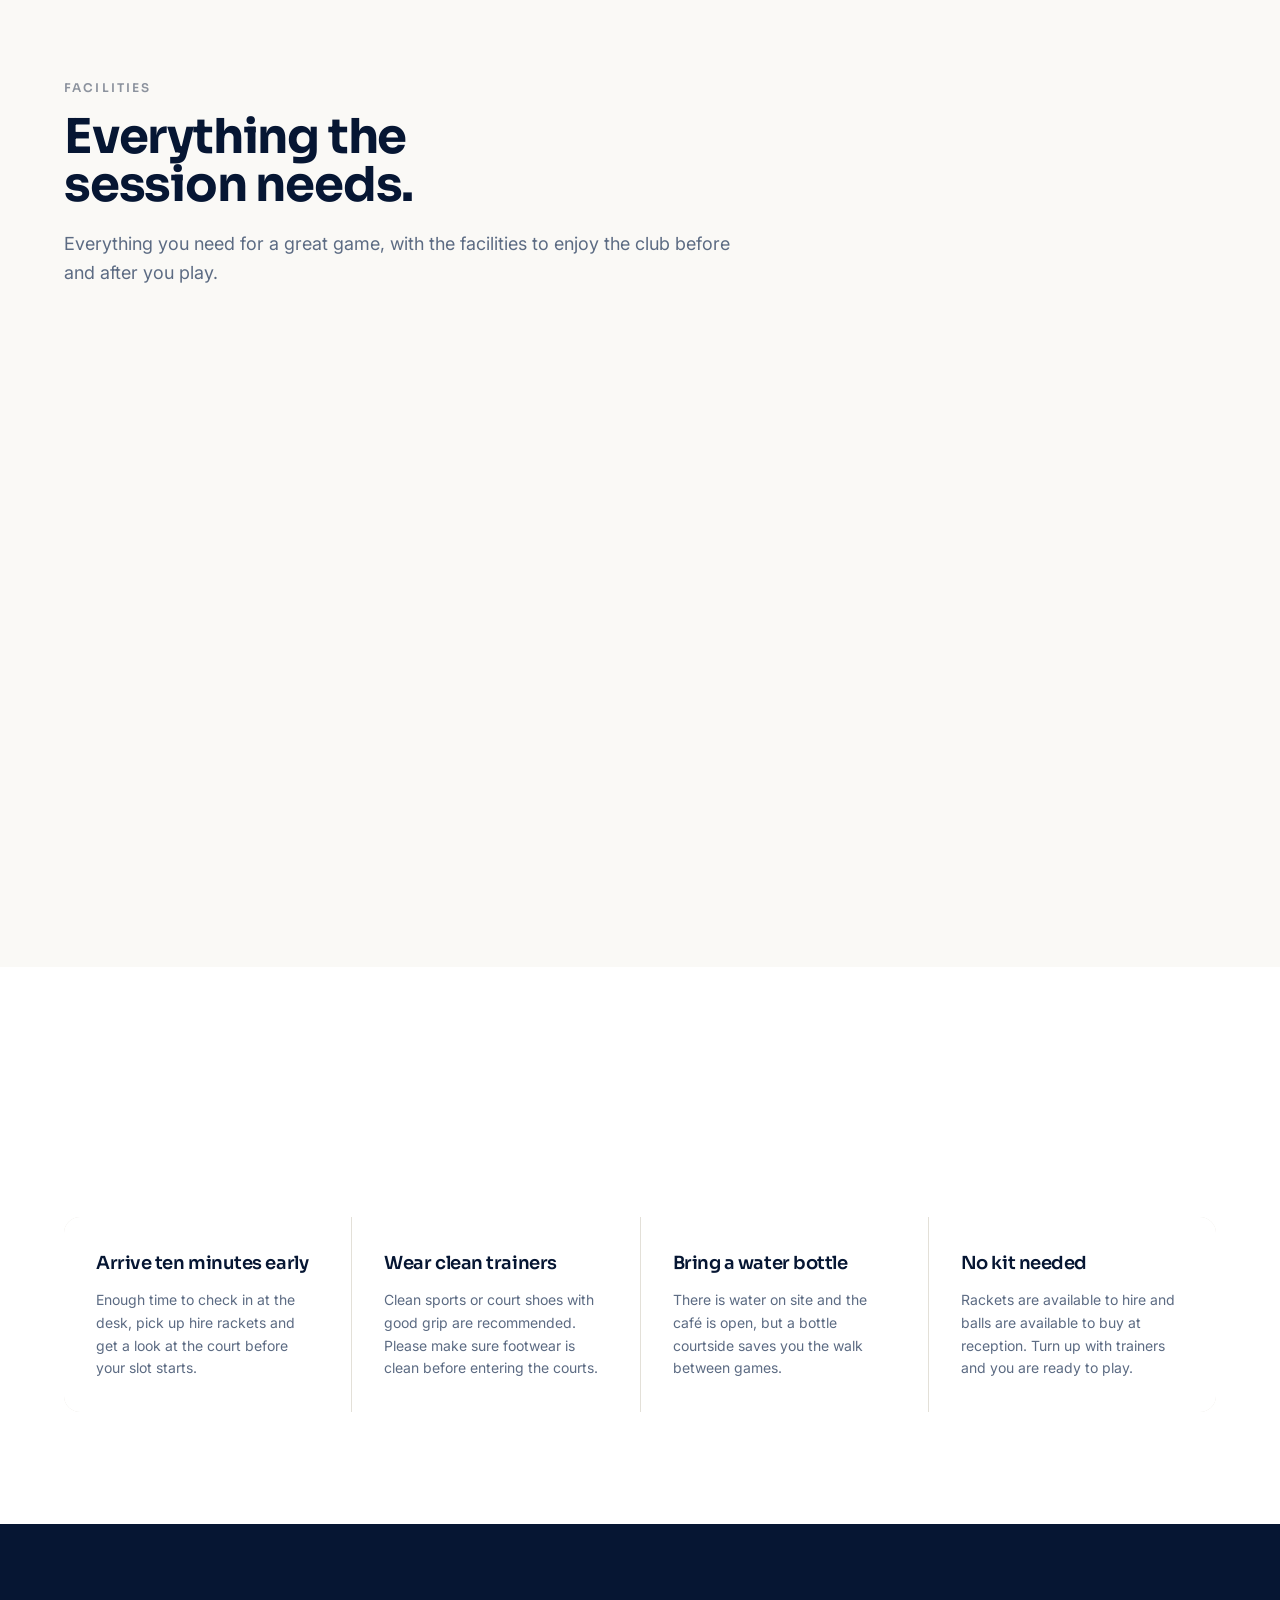
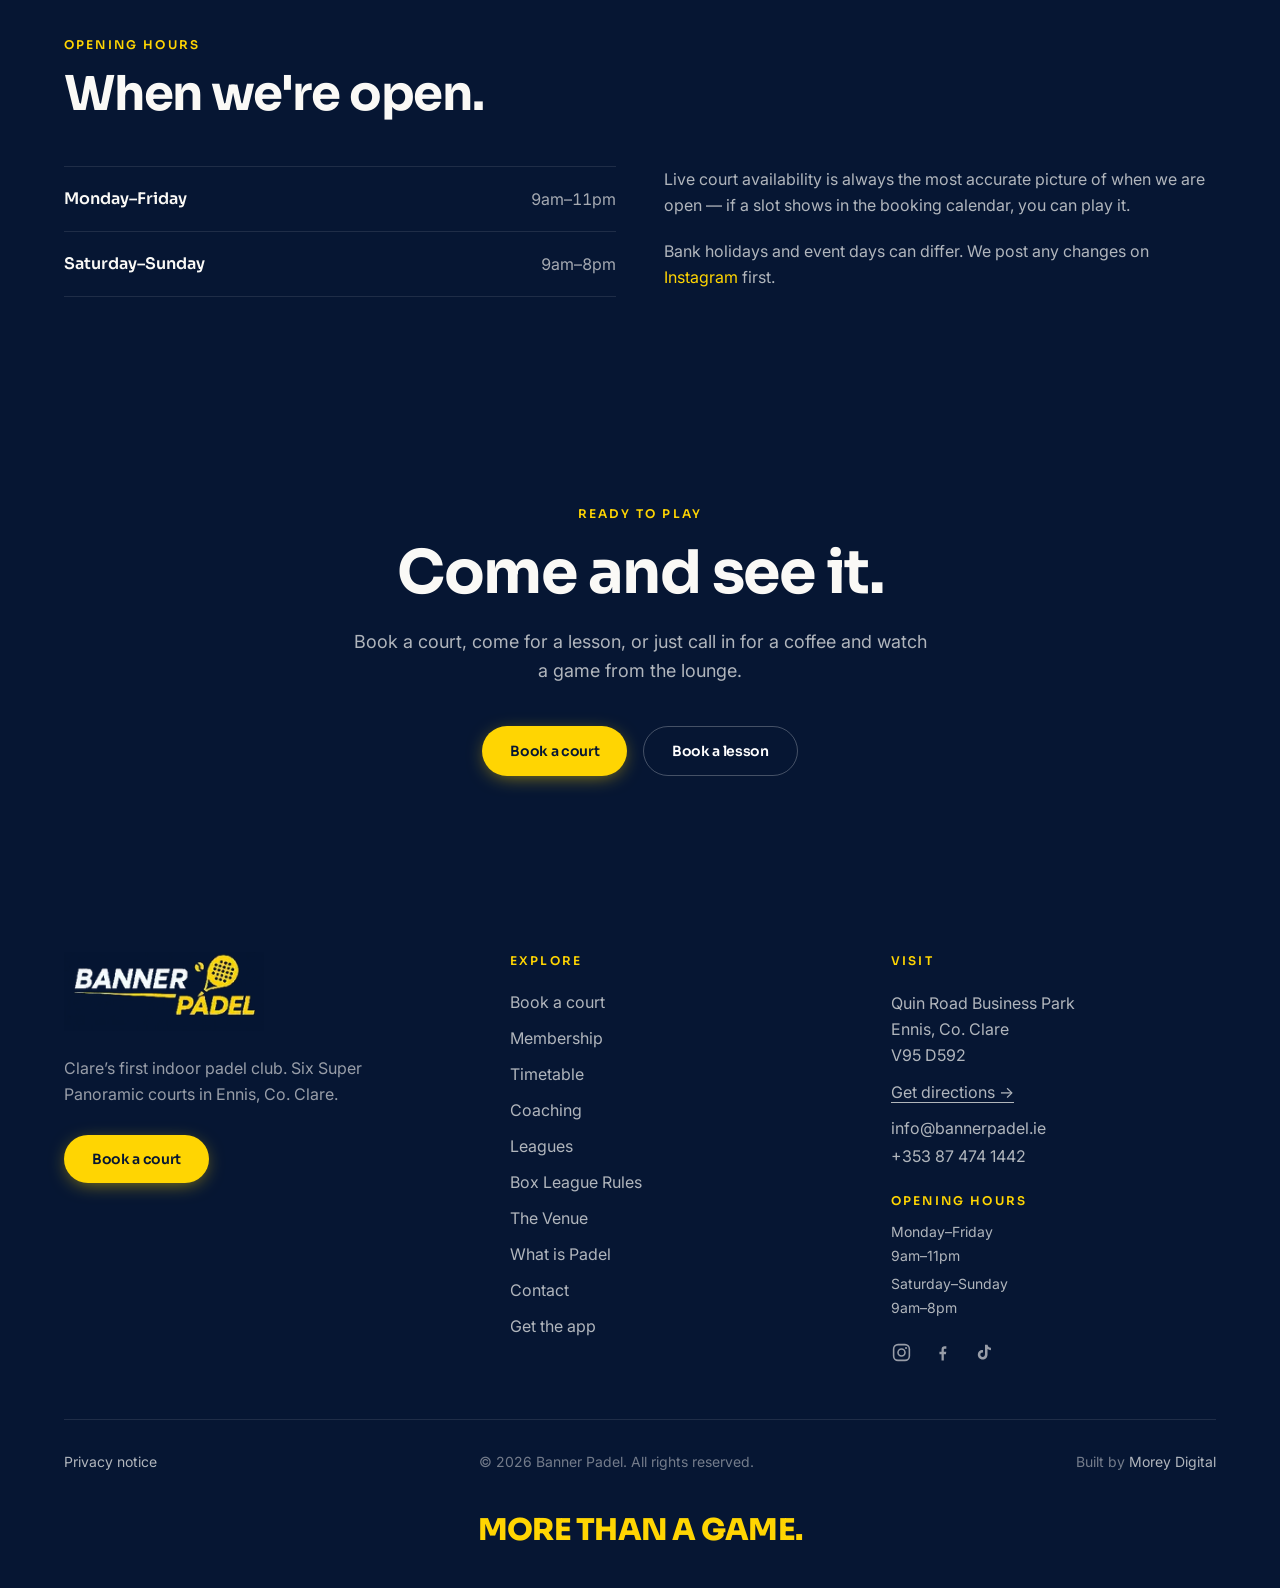
<file: venue/index.html>
<!DOCTYPE html><html lang="en-IE"><head><meta charset="utf-8"><meta name="viewport" content="width=device-width, initial-scale=1"><title>The Venue | Banner Padel</title><meta name="description" content="Inside Banner Padel, Ennis — six Super Panoramic indoor courts, a café and lounge, changing facilities, racket hire and free parking in Co. Clare."><link rel="canonical" href="https://bannerpadel.ie/venue/"><link rel="icon" type="image/svg+xml" href="/favicon.svg"><meta property="og:site_name" content="Banner Padel"><meta property="og:title" content="The Venue | Banner Padel"><meta property="og:description" content="Inside Banner Padel, Ennis — six Super Panoramic indoor courts, a café and lounge, changing facilities, racket hire and free parking in Co. Clare."><meta property="og:type" content="website"><meta property="og:url" content="https://bannerpadel.ie/venue/"><meta property="og:locale" content="en_IE"><meta property="og:image" content="https://bannerpadel.ie/social-share.png"><meta property="og:image:width" content="1200"><meta property="og:image:height" content="630"><meta property="og:image:type" content="image/png"><meta property="og:image:alt" content="Banner Padel — indoor padel in Ennis, Co. Clare"><meta name="twitter:image" content="https://bannerpadel.ie/social-share.png"><meta name="twitter:image:alt" content="Banner Padel — indoor padel in Ennis, Co. Clare"><meta name="twitter:card" content="summary_large_image"><link rel="preconnect" href="https://fonts.googleapis.com"><link rel="preconnect" href="https://fonts.gstatic.com" crossorigin><link href="https://fonts.googleapis.com/css2?family=Sora:wght@400;600;700;800&family=Inter:wght@400;500;600&display=swap" rel="stylesheet"><script type="application/ld+json">{"@context":"https://schema.org","@type":"SportsActivityLocation","name":"Banner Padel","description":"Clare's first indoor padel club","url":"https://bannerpadel.ie","email":"info@bannerpadel.ie","telephone":"+353 87 474 1442","openingHoursSpecification":[{"@type":"OpeningHoursSpecification","dayOfWeek":["https://schema.org/Monday","https://schema.org/Tuesday","https://schema.org/Wednesday","https://schema.org/Thursday","https://schema.org/Friday"],"opens":"09:00","closes":"23:00"},{"@type":"OpeningHoursSpecification","dayOfWeek":["https://schema.org/Saturday","https://schema.org/Sunday"],"opens":"09:00","closes":"20:00"}],"image":"https://bannerpadel.ie/social-share.png","hasMap":"https://maps.google.com/?cid=10938682595280522135","address":{"@type":"PostalAddress","streetAddress":"Quin Road Business Park","postalCode":"V95 D592","addressLocality":"Ennis","addressRegion":"Co. Clare","addressCountry":"IE"},"sameAs":["https://www.facebook.com/bannerpadel","https://www.instagram.com/bannerpadel","https://www.tiktok.com/@bannerpadel"]}</script><link rel="stylesheet" href="/_astro/Layout.BHSgSZDn.css"></head><body><a href="#main" class="sr-only focus:not-sr-only focus:absolute focus:left-4 focus:top-4 focus:z-[60] focus:rounded-full focus:bg-navy focus:px-5 focus:py-3 focus:text-bone">Skip to content</a><header id="site-header" class="sticky top-0 z-50 border-b border-line/70 bg-bone/85 backdrop-blur-md transition-shadow duration-300"><div class="mx-auto flex max-w-6xl items-center justify-between gap-6 px-6 py-4"><a href="/" class="flex shrink-0 items-center gap-3" aria-label="Banner Padel — home"><img src="/_astro/banner-padel-logo-wordmark.DFg-VL1P_2nq6gw.webp" srcset="/_astro/banner-padel-logo-wordmark.DFg-VL1P_2nq6gw.webp 1x, /_astro/banner-padel-logo-wordmark.DFg-VL1P_1RrCAB.webp 2x" alt="Banner Padel" loading="eager" decoding="async" width="165" height="65" class="h-auto w-[140px] rounded-md bg-navy sm:w-[165px]"></a><nav aria-label="Main" class="hidden items-center gap-5 lg:flex"><a href="/#membership" class="font-display text-sm font-medium tracking-tight transition-colors text-muted hover:text-navy">Membership</a><a href="/timetable/" class="font-display text-sm font-medium tracking-tight transition-colors text-muted hover:text-navy">Timetable</a><a href="/coaching/" class="font-display text-sm font-medium tracking-tight transition-colors text-muted hover:text-navy">Coaching</a><a href="https://league.bannerpadel.ie" class="font-display text-sm font-medium tracking-tight transition-colors text-muted hover:text-navy">Leagues</a><a href="/venue/" aria-current="page" class="font-display text-sm font-medium tracking-tight transition-colors text-navy">The Venue</a><a href="/what-is-padel/" class="font-display text-sm font-medium tracking-tight transition-colors text-muted hover:text-navy">What is Padel</a><a href="/contact/" class="font-display text-sm font-medium tracking-tight transition-colors text-muted hover:text-navy">Contact</a></nav><div class="flex items-center gap-3"><div class="hidden sm:block"><a href="https://playtomic.com/clubs/banner-padel" class="inline-flex items-center justify-center gap-2 rounded-full px-7 py-3.5 font-display text-sm font-semibold tracking-tight transition-all duration-200 hover:-translate-y-0.5 active:translate-y-0 bg-saffron text-navy hover:bg-saffron-600 shadow-[0_4px_20px_-6px_rgba(255,213,2,0.7)] px-6 py-3">Book a court</a></div><button type="button" id="menu-toggle" class="grid h-11 w-11 place-items-center rounded-full border border-navy/15 text-navy lg:hidden" aria-expanded="false" aria-controls="mobile-menu" aria-label="Open menu"><svg width="20" height="20" viewBox="0 0 20 20" fill="none" stroke="currentColor" stroke-width="1.8" aria-hidden="true"><path d="M3 6h14M3 10h14M3 14h14"></path></svg></button></div></div><div id="mobile-menu" hidden class="border-t border-line bg-bone lg:hidden"><nav aria-label="Mobile" class="mx-auto flex max-w-6xl flex-col px-6 py-3"><a href="/#membership" class="border-b border-line/70 py-4 font-display text-lg font-semibold tracking-tight text-navy last:border-0">Membership</a><a href="/timetable/" class="border-b border-line/70 py-4 font-display text-lg font-semibold tracking-tight text-navy last:border-0">Timetable</a><a href="/coaching/" class="border-b border-line/70 py-4 font-display text-lg font-semibold tracking-tight text-navy last:border-0">Coaching</a><a href="https://league.bannerpadel.ie" class="border-b border-line/70 py-4 font-display text-lg font-semibold tracking-tight text-navy last:border-0">Leagues</a><a href="/venue/" class="border-b border-line/70 py-4 font-display text-lg font-semibold tracking-tight text-navy last:border-0">The Venue</a><a href="/what-is-padel/" class="border-b border-line/70 py-4 font-display text-lg font-semibold tracking-tight text-navy last:border-0">What is Padel</a><a href="/contact/" class="border-b border-line/70 py-4 font-display text-lg font-semibold tracking-tight text-navy last:border-0">Contact</a><a href="https://playtomic.com/clubs/banner-padel" class="inline-flex items-center justify-center gap-2 rounded-full px-7 py-3.5 font-display text-sm font-semibold tracking-tight transition-all duration-200 hover:-translate-y-0.5 active:translate-y-0 bg-saffron text-navy hover:bg-saffron-600 shadow-[0_4px_20px_-6px_rgba(255,213,2,0.7)] my-4">Book a court</a></nav></div></header><script type="module">var e=document.getElementById(`menu-toggle`),t=document.getElementById(`mobile-menu`);e?.addEventListener(`click`,()=>{let n=e.getAttribute(`aria-expanded`)===`true`;e.setAttribute(`aria-expanded`,String(!n)),e.setAttribute(`aria-label`,n?`Open menu`:`Close menu`),t&&(t.hidden=n)}),t?.querySelectorAll(`a`).forEach(n=>{n.addEventListener(`click`,()=>{t.hidden=!0,e?.setAttribute(`aria-expanded`,`false`),e?.setAttribute(`aria-label`,`Open menu`)})});var n=document.getElementById(`site-header`),r=()=>{n?.classList.toggle(`shadow-[0_1px_24px_-8px_rgba(6,22,51,0.25)]`,window.scrollY>8)};r(),window.addEventListener(`scroll`,r,{passive:!0});</script><main id="main"><section class="border-b border-line bg-white px-6 pt-16 pb-14 md:pt-24 md:pb-20"><div class="mx-auto max-w-6xl"><p class="eyebrow text-navy/45">The venue</p><h1 class="mt-5 max-w-3xl text-[clamp(2.5rem,6vw,4.5rem)] font-extrabold leading-[0.98] tracking-[-0.035em]">Built to be worth staying in.</h1><p class="mt-7 max-w-2xl text-lg leading-relaxed text-muted md:text-xl">Six Super Panoramic indoor courts under one roof in Ennis, with a café and lounge to relax, catch up and enjoy the club before and after you play.</p></div></section><section class="border-b border-line"><img src="/_astro/padel-court-ennis.AcIzSD3L_ZrWOwV.webp" srcset="/_astro/padel-court-ennis.AcIzSD3L_2kG9xM.webp 720w, /_astro/padel-court-ennis.AcIzSD3L_1tmGIq.webp 1200w, /_astro/padel-court-ennis.AcIzSD3L_ZrWOwV.webp 1280w" alt="Inside Banner Padel — indoor Super Panoramic padel court in Ennis, Co. Clare" sizes="100vw" loading="lazy" decoding="async" width="1280" height="1707" class="h-[320px] w-full object-cover md:h-[520px]"></section>
<section class="bg-white text-navy px-6 py-20 md:py-28"><div class="mx-auto max-w-6xl"><header class="reveal max-w-2xl"><p class="eyebrow mb-4 text-navy/45">Gallery</p><h2 class="text-4xl font-bold tracking-tight md:text-5xl">Inside the club.</h2></header><div class="mt-12 grid gap-4 sm:grid-cols-2 lg:grid-cols-3"><img src="/_astro/banner-padel-gallery-1.jpg" alt="A player smiling on court behind the net at Banner Padel" width="760" height="1140" loading="lazy" decoding="async" class="reveal h-auto w-full rounded-2xl object-cover" style="aspect-ratio:2/3"><img src="/_astro/banner-padel-gallery-2.jpg" alt="Two players at the back glass during a game at Banner Padel" width="760" height="1140" loading="lazy" decoding="async" class="reveal h-auto w-full rounded-2xl object-cover" style="aspect-ratio:2/3"><img src="/_astro/banner-padel-gallery-3.jpg" alt="A player mid-shot during a match at Banner Padel" width="760" height="1140" loading="lazy" decoding="async" class="reveal h-auto w-full rounded-2xl object-cover" style="aspect-ratio:2/3"><img src="/_astro/banner-padel-gallery-4.jpg" alt="The Banner Padel sign seen through the court glass" width="760" height="1140" loading="lazy" decoding="async" class="reveal h-auto w-full rounded-2xl object-cover" style="aspect-ratio:2/3"><img src="/_astro/banner-padel-gallery-5.jpg" alt="The walkway between the courts at Banner Padel" width="760" height="1140" loading="lazy" decoding="async" class="reveal h-auto w-full rounded-2xl object-cover" style="aspect-ratio:2/3"><img src="/_astro/banner-padel-gallery-6.jpg" alt="A court at Banner Padel with the club sign on the wall behind the net" width="760" height="1140" loading="lazy" decoding="async" class="reveal h-auto w-full rounded-2xl object-cover" style="aspect-ratio:2/3"><img src="/_astro/banner-padel-gallery-7.jpg" alt="Court 5 at Banner Padel with a game in progress" width="760" height="1140" loading="lazy" decoding="async" class="reveal h-auto w-full rounded-2xl object-cover" style="aspect-ratio:2/3"><img src="/_astro/banner-padel-gallery-8.jpg" alt="Match play across the net at Banner Padel" width="760" height="1140" loading="lazy" decoding="async" class="reveal h-auto w-full rounded-2xl object-cover" style="aspect-ratio:2/3"><img src="/_astro/banner-padel-gallery-9.jpg" alt="Looking along the line of nets between courts at Banner Padel" width="760" height="1140" loading="lazy" decoding="async" class="reveal h-auto w-full rounded-2xl object-cover" style="aspect-ratio:2/3"></div></div></section><section class="bg-bone text-navy px-6 py-20 md:py-28 "><div class="mx-auto max-w-6xl"><header class="reveal max-w-2xl"><p class="eyebrow mb-4 text-navy/45">Facilities</p><h2 class="text-4xl font-bold tracking-tight md:text-5xl">Everything the session needs.</h2><p class="mt-5 text-lg leading-relaxed text-muted">Everything you need for a great game, with the facilities to enjoy the club before and after you play.</p></header><div class="mt-14 grid gap-x-10 gap-y-12 sm:grid-cols-2 lg:grid-cols-3"><div class="reveal group border-t border-line pt-7"><div class="mb-6 grid h-12 w-12 place-items-center rounded-xl bg-navy text-saffron transition-transform duration-300 group-hover:-translate-y-1"><svg viewBox="0 0 24 24" width="22" height="22" fill="none" stroke="currentColor" stroke-width="1.6" stroke-linecap="round" stroke-linejoin="round" aria-hidden="true"><path d="M3 5h18v14H3zM12 5v14M3 12h18"></path></svg></div><h3 class="font-display text-xl font-semibold tracking-tight">Six Super Panoramic Courts</h3><p class="mt-3 leading-relaxed text-muted">Six Super Panoramic indoor courts featuring Mondo XN Supercourt turf, designed to deliver a premium playing experience all year round.</p></div><div class="reveal group border-t border-line pt-7"><div class="mb-6 grid h-12 w-12 place-items-center rounded-xl bg-navy text-saffron transition-transform duration-300 group-hover:-translate-y-1"><svg viewBox="0 0 24 24" width="22" height="22" fill="none" stroke="currentColor" stroke-width="1.6" stroke-linecap="round" stroke-linejoin="round" aria-hidden="true"><path d="M4 8h13v6a5 5 0 01-5 5H9a5 5 0 01-5-5zM17 9h2a2 2 0 010 4h-2M4 3v2M9 2v3M14 3v2"></path></svg></div><h3 class="font-display text-xl font-semibold tracking-tight">Café &amp; Lounge</h3><p class="mt-3 leading-relaxed text-muted">Coffee, cold drinks and food, with comfortable seating overlooking the courts — the perfect place to relax before or after your game.</p></div><div class="reveal group border-t border-line pt-7"><div class="mb-6 grid h-12 w-12 place-items-center rounded-xl bg-navy text-saffron transition-transform duration-300 group-hover:-translate-y-1"><svg viewBox="0 0 24 24" width="22" height="22" fill="none" stroke="currentColor" stroke-width="1.6" stroke-linecap="round" stroke-linejoin="round" aria-hidden="true"><path d="M5 3h14v18H5zM12 3v18M8 11h1M15 11h1"></path></svg></div><h3 class="font-display text-xl font-semibold tracking-tight">Changing Facilities</h3><p class="mt-3 leading-relaxed text-muted">Changing rooms and showers on site, making it easy to play before work, after work or whenever suits.</p></div><div class="reveal group border-t border-line pt-7"><div class="mb-6 grid h-12 w-12 place-items-center rounded-xl bg-navy text-saffron transition-transform duration-300 group-hover:-translate-y-1"><svg viewBox="0 0 24 24" width="22" height="22" fill="none" stroke="currentColor" stroke-width="1.6" stroke-linecap="round" stroke-linejoin="round" aria-hidden="true"><path d="M6 12a6 6 0 1112 0 6 6 0 01-12 0zM12 18v4M9 22h6"></path></svg></div><h3 class="font-display text-xl font-semibold tracking-tight">Racket Hire &amp; Balls</h3><p class="mt-3 leading-relaxed text-muted">Rackets are available to hire and balls are available to buy at reception.</p></div><div class="reveal group border-t border-line pt-7"><div class="mb-6 grid h-12 w-12 place-items-center rounded-xl bg-navy text-saffron transition-transform duration-300 group-hover:-translate-y-1"><svg viewBox="0 0 24 24" width="22" height="22" fill="none" stroke="currentColor" stroke-width="1.6" stroke-linecap="round" stroke-linejoin="round" aria-hidden="true"><path d="M4 3h16v18H4zM10 17V8h3a3 3 0 010 6h-3"></path></svg></div><h3 class="font-display text-xl font-semibold tracking-tight">Parking On Site</h3><p class="mt-3 leading-relaxed text-muted">Convenient on-site parking right outside the club.</p></div><div class="reveal group border-t border-line pt-7"><div class="mb-6 grid h-12 w-12 place-items-center rounded-xl bg-navy text-saffron transition-transform duration-300 group-hover:-translate-y-1"><svg viewBox="0 0 24 24" width="22" height="22" fill="none" stroke="currentColor" stroke-width="1.6" stroke-linecap="round" stroke-linejoin="round" aria-hidden="true"><path d="M8 21h8M12 17v4M7 4h10v5a5 5 0 01-10 0zM7 5H4v2a3 3 0 003 3M17 5h3v2a3 3 0 01-3 3"></path></svg></div><h3 class="font-display text-xl font-semibold tracking-tight">Events &amp; Private Hire</h3><p class="mt-3 leading-relaxed text-muted">Corporate days, schools, sports clubs, private groups, leagues, Americanos and tournaments — with multiple courts available for larger events.</p></div></div></div></section><section class="bg-white text-navy px-6 py-20 md:py-28 "><div class="mx-auto max-w-6xl"><header class="reveal max-w-2xl"><p class="eyebrow mb-4 text-navy/45">First visit</p><h2 class="text-4xl font-bold tracking-tight md:text-5xl">What to expect.</h2></header><div class="mt-14 grid gap-px overflow-hidden rounded-2xl bg-line sm:grid-cols-2 lg:grid-cols-4"><div class="reveal bg-white p-8"><h3 class="font-display text-lg font-semibold tracking-tight">Arrive ten minutes early</h3><p class="mt-3 text-sm leading-relaxed text-muted">Enough time to check in at the desk, pick up hire rackets and get a look at the court before your slot starts.</p></div><div class="reveal bg-white p-8"><h3 class="font-display text-lg font-semibold tracking-tight">Wear clean trainers</h3><p class="mt-3 text-sm leading-relaxed text-muted">Clean sports or court shoes with good grip are recommended. Please make sure footwear is clean before entering the courts.</p></div><div class="reveal bg-white p-8"><h3 class="font-display text-lg font-semibold tracking-tight">Bring a water bottle</h3><p class="mt-3 text-sm leading-relaxed text-muted">There is water on site and the café is open, but a bottle courtside saves you the walk between games.</p></div><div class="reveal bg-white p-8"><h3 class="font-display text-lg font-semibold tracking-tight">No kit needed</h3><p class="mt-3 text-sm leading-relaxed text-muted">Rackets are available to hire and balls are available to buy at reception. Turn up with trainers and you are ready to play.</p></div></div></div></section><section class="bg-navy text-bone px-6 py-20 md:py-28 "><div class="mx-auto max-w-6xl"><header class="reveal max-w-2xl"><p class="eyebrow mb-4 text-saffron">Opening hours</p><h2 class="text-4xl font-bold tracking-tight md:text-5xl">When we&#39;re open.</h2></header><div class="mt-12 grid gap-12 md:grid-cols-2"><dl class="reveal divide-y divide-white/10 border-y border-white/10"><div class="flex items-center justify-between gap-6 py-5"><dt class="font-display font-semibold">Monday–Friday</dt><dd class="tabular-nums text-bone/65">9am–11pm</dd></div><div class="flex items-center justify-between gap-6 py-5"><dt class="font-display font-semibold">Saturday–Sunday</dt><dd class="tabular-nums text-bone/65">9am–8pm</dd></div></dl><div class="reveal"><p class="leading-relaxed text-bone/70">Live court availability is always the most accurate picture of when we are open — if a slot shows in the booking calendar, you can play it.</p><p class="mt-5 leading-relaxed text-bone/70">Bank holidays and event days can differ. We post any changes on <a href="https://www.instagram.com/bannerpadel" target="_blank" rel="noopener" class="text-saffron underline-offset-4 hover:underline">Instagram</a> first.</p></div></div></div></section><section class="bg-navy px-6 py-24 text-bone"><div class="reveal mx-auto max-w-3xl text-center"><p class="eyebrow mb-5 text-saffron">Ready to play</p><h2 class="text-4xl font-bold tracking-tight md:text-6xl">Come and see it.</h2><p class="mx-auto mt-6 max-w-xl text-lg leading-relaxed text-bone/70">Book a court, come for a lesson, or just call in for a coffee and watch a game from the lounge.</p><div class="mt-10 flex flex-wrap justify-center gap-4"><a href="https://playtomic.com/clubs/banner-padel" class="inline-flex items-center justify-center gap-2 rounded-full px-7 py-3.5 font-display text-sm font-semibold tracking-tight transition-all duration-200 hover:-translate-y-0.5 active:translate-y-0 bg-saffron text-navy hover:bg-saffron-600 shadow-[0_4px_20px_-6px_rgba(255,213,2,0.7)] ">Book a court</a><a href="/contact/" class="inline-flex items-center justify-center gap-2 rounded-full px-7 py-3.5 font-display text-sm font-semibold tracking-tight transition-all duration-200 hover:-translate-y-0.5 active:translate-y-0 border border-white/25 text-white hover:border-white/60 hover:bg-white/10 ">Book a lesson</a></div></div></section></main><footer class="bg-navy px-6 pt-20 pb-10 text-bone"><div class="mx-auto max-w-6xl"><div class="grid gap-14 border-b border-white/10 pb-14 md:grid-cols-[1.2fr_1fr_1fr]"><div><img src="/_astro/banner-padel-logo-wordmark.DFg-VL1P_hTn8t.webp" alt="Banner Padel" loading="lazy" decoding="async" width="220" height="87" class="h-auto w-[200px]"><p class="mt-6 max-w-xs leading-relaxed text-bone/60">Clare’s first indoor padel club. Six Super Panoramic courts in Ennis, Co. Clare.</p><div class="mt-7"><a href="https://playtomic.com/clubs/banner-padel" class="inline-flex items-center justify-center gap-2 rounded-full px-7 py-3.5 font-display text-sm font-semibold tracking-tight transition-all duration-200 hover:-translate-y-0.5 active:translate-y-0 bg-saffron text-navy hover:bg-saffron-600 shadow-[0_4px_20px_-6px_rgba(255,213,2,0.7)] ">Book a court</a></div></div><div><h2 class="eyebrow mb-5 text-saffron">Explore</h2><ul class="space-y-3"><li><a href="https://playtomic.com/clubs/banner-padel" class="text-bone/70 transition-colors hover:text-saffron">Book a court</a></li><li><a href="/#membership" class="text-bone/70 transition-colors hover:text-saffron">Membership</a></li><li><a href="/timetable/" class="text-bone/70 transition-colors hover:text-saffron">Timetable</a></li><li><a href="/coaching/" class="text-bone/70 transition-colors hover:text-saffron">Coaching</a></li><li><a href="https://league.bannerpadel.ie" class="text-bone/70 transition-colors hover:text-saffron">Leagues</a></li><li><a href="https://league.bannerpadel.ie/box/rules" class="text-bone/70 transition-colors hover:text-saffron">Box League Rules</a></li><li><a href="/venue/" class="text-bone/70 transition-colors hover:text-saffron">The Venue</a></li><li><a href="/what-is-padel/" class="text-bone/70 transition-colors hover:text-saffron">What is Padel</a></li><li><a href="/contact/" class="text-bone/70 transition-colors hover:text-saffron">Contact</a></li><li><a href="/#app" class="text-bone/70 transition-colors hover:text-saffron">Get the app</a></li></ul></div><div><h2 class="eyebrow mb-5 text-saffron">Visit</h2><address class="not-italic leading-relaxed text-bone/70">Quin Road Business Park<br>Ennis, Co. Clare<br>V95 D592</address><a href="https://maps.google.com/?cid=10938682595280522135" target="_blank" rel="noopener" class="mt-3 block text-bone/70 underline underline-offset-4 hover:text-saffron">Get directions →</a><a href="mailto:info@bannerpadel.ie" class="mt-3 block text-bone/70 transition-colors hover:text-saffron">info@bannerpadel.ie</a><a href="tel:+353874741442" class="mt-1 block text-bone/70 transition-colors hover:text-saffron">+353 87 474 1442</a><div class="mt-6"><h2 class="eyebrow mb-3 text-saffron">Opening hours</h2><dl class="space-y-2 text-sm text-bone/70"><div><dt>Monday–Friday</dt><dd class="mt-1">9am–11pm</dd></div><div><dt>Saturday–Sunday</dt><dd class="mt-1">9am–8pm</dd></div></dl></div><div class="mt-6"><div class="flex items-center gap-5"><a href="https://www.instagram.com/bannerpadel" target="_blank" rel="noopener" aria-label="Banner Padel on Instagram" class="transition-colors text-bone/60 hover:text-saffron"><svg viewBox="0 0 24 24" width="21" height="21" fill="none" stroke="currentColor" stroke-width="1.8" aria-hidden="true"><rect x="3" y="3" width="18" height="18" rx="5"></rect><circle cx="12" cy="12" r="4"></circle><circle cx="17.2" cy="6.8" r="1.2" fill="currentColor" stroke="none"></circle></svg></a><a href="https://www.facebook.com/bannerpadel" target="_blank" rel="noopener" aria-label="Banner Padel on Facebook" class="transition-colors text-bone/60 hover:text-saffron"><svg viewBox="0 0 24 24" width="21" height="21" fill="currentColor" aria-hidden="true"><path d="M13.5 21v-7h2.4l.4-3h-2.8V9.1c0-.9.3-1.5 1.6-1.5h1.3V4.9c-.3 0-1.1-.1-2-.1-2.1 0-3.5 1.3-3.5 3.6V11H8.5v3h2.4v7h2.6z"></path></svg></a><a href="https://www.tiktok.com/@bannerpadel" target="_blank" rel="noopener" aria-label="Banner Padel on TikTok" class="transition-colors text-bone/60 hover:text-saffron"><svg viewBox="0 0 24 24" width="21" height="21" fill="currentColor" aria-hidden="true"><path d="M16.6 3c.4 2 1.7 3.4 3.9 3.6v2.8c-1.5 0-2.8-.5-3.9-1.3v6.1c0 3.4-2.4 5.8-5.6 5.8-3 0-5.5-2.4-5.5-5.4 0-3.2 2.7-5.6 6-5.3v2.9c-1.7-.4-3.1.7-3.1 2.4 0 1.4 1.2 2.5 2.6 2.5 1.6 0 2.7-1.2 2.7-3V3h2.9z"></path></svg></a></div></div></div></div><div class="flex flex-col gap-3 pt-8 text-sm text-bone/45 sm:flex-row sm:items-center sm:justify-between"><a href="/privacy/" class="text-bone/70 hover:text-saffron">Privacy notice</a><p>&copy; 2026 Banner Padel. All rights reserved.</p><p>Built by <a href="https://moreydigital.ie" target="_blank" rel="noopener" class="text-bone/70 underline-offset-4 transition-colors hover:text-saffron hover:underline">Morey Digital</a></p></div><p class="mt-10 text-center font-display text-2xl font-extrabold tracking-tight text-saffron sm:text-3xl">MORE THAN A GAME.</p></div></footer><script type="module">var e=document.querySelectorAll(`.reveal`);if(window.matchMedia(`(prefers-reduced-motion: reduce)`).matches||!(`IntersectionObserver`in window))e.forEach(e=>e.classList.add(`is-in`));else{let t=new IntersectionObserver(e=>{e.forEach(e=>{e.isIntersecting&&(e.target.classList.add(`is-in`),t.unobserve(e.target))})},{rootMargin:`0px 0px -10% 0px`,threshold:.1});e.forEach(e=>t.observe(e))}</script></body></html>
</file>
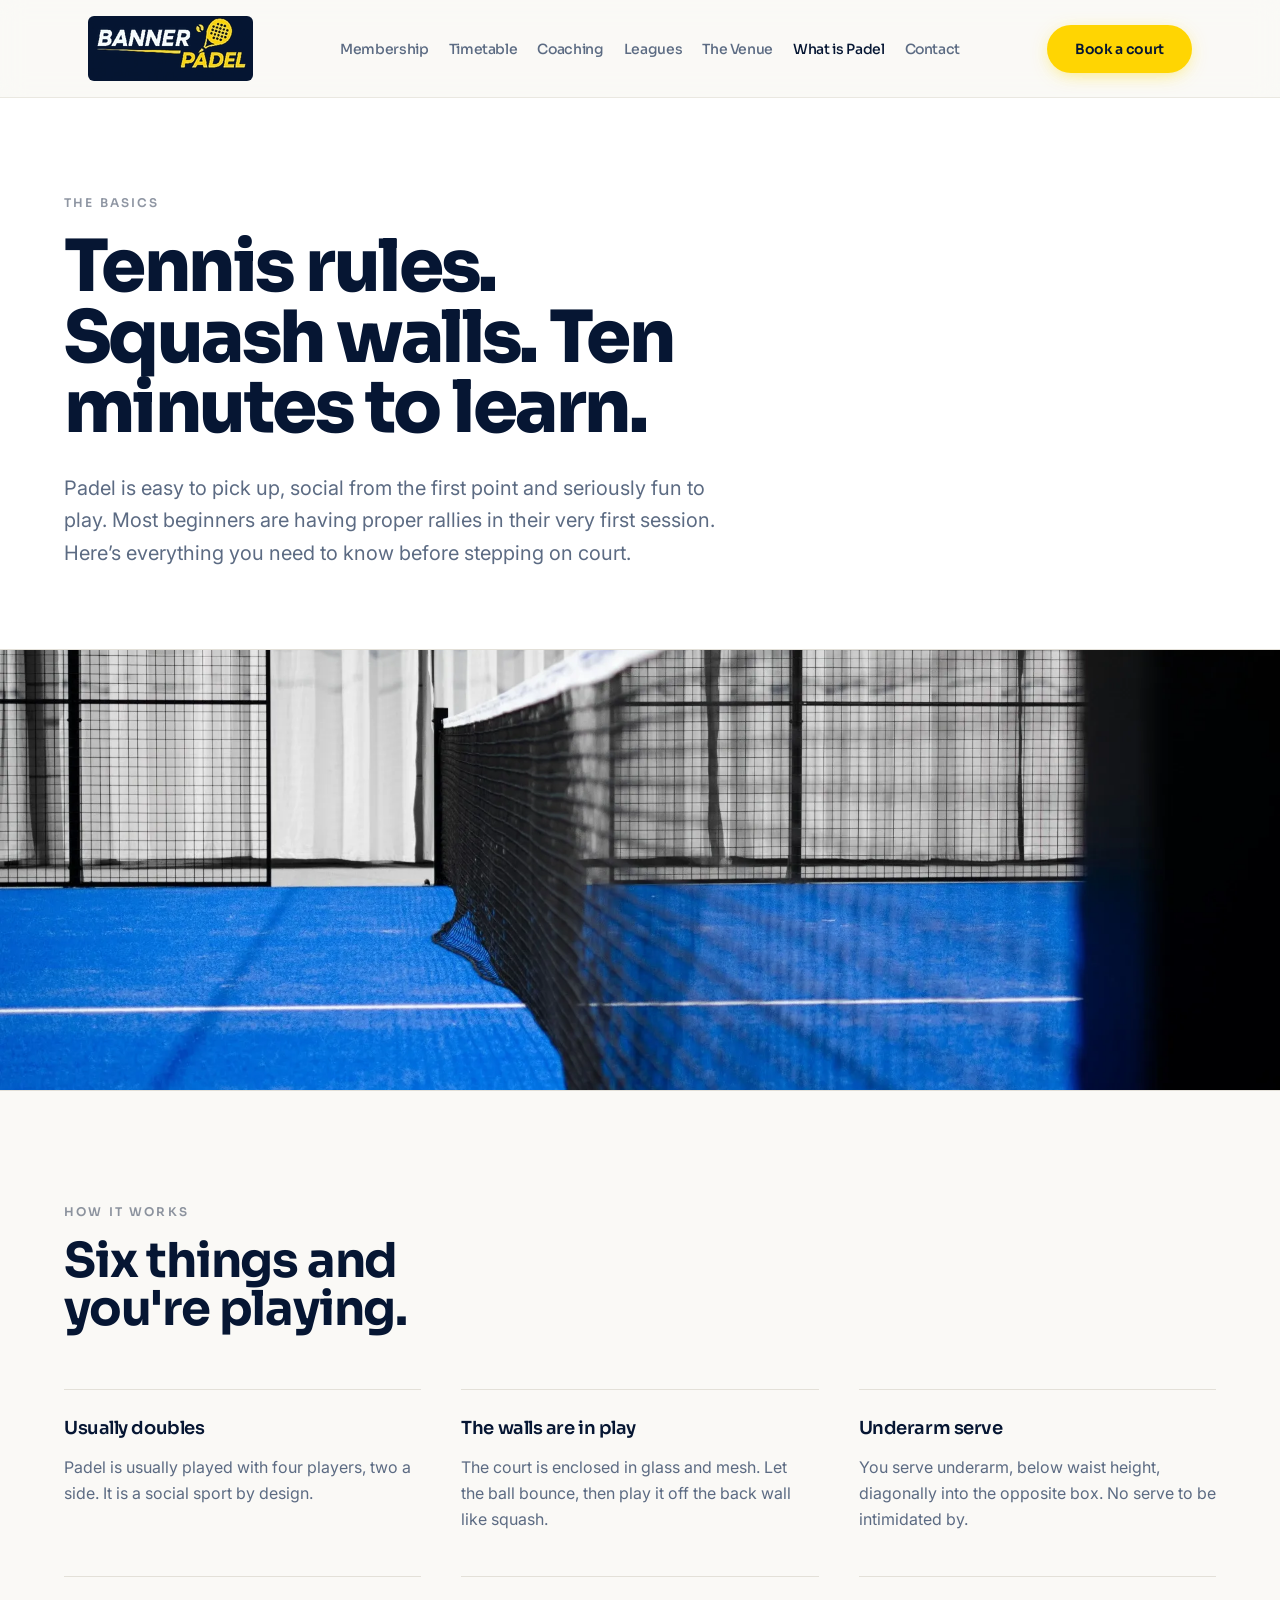
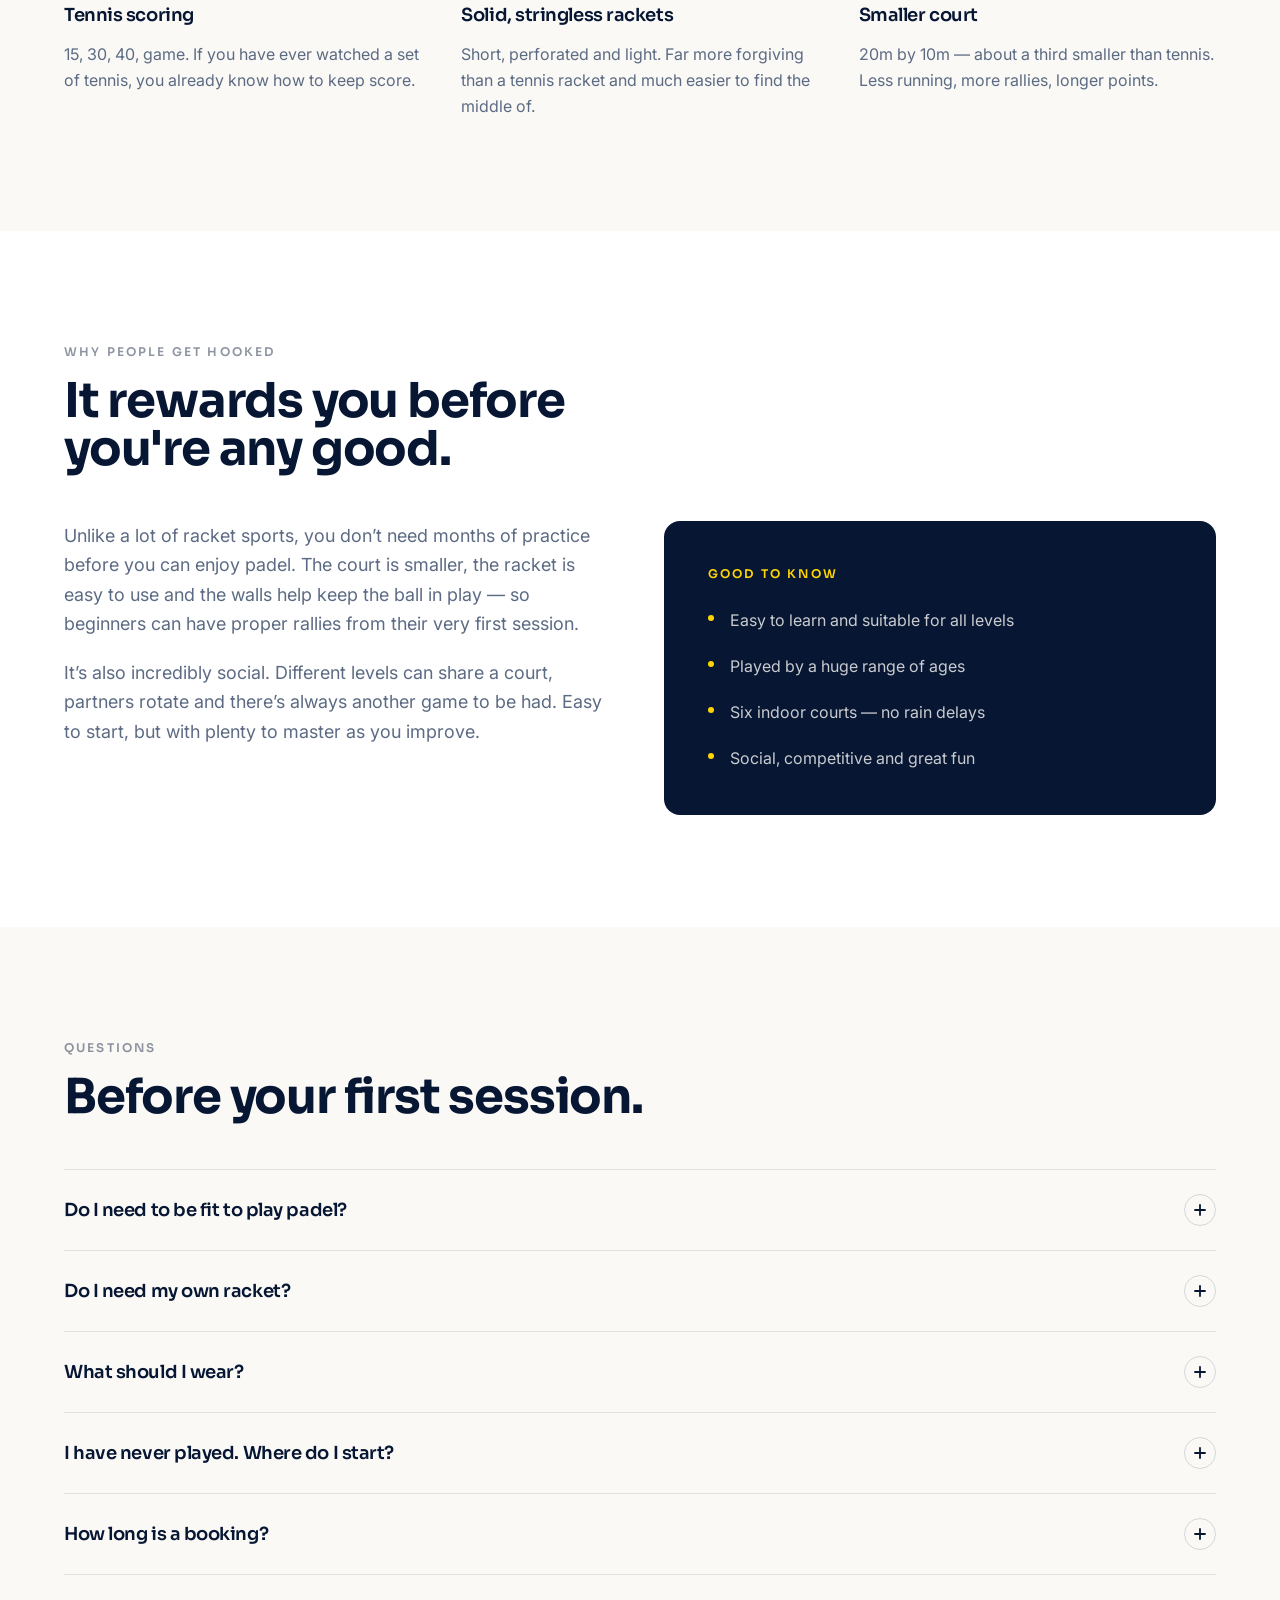
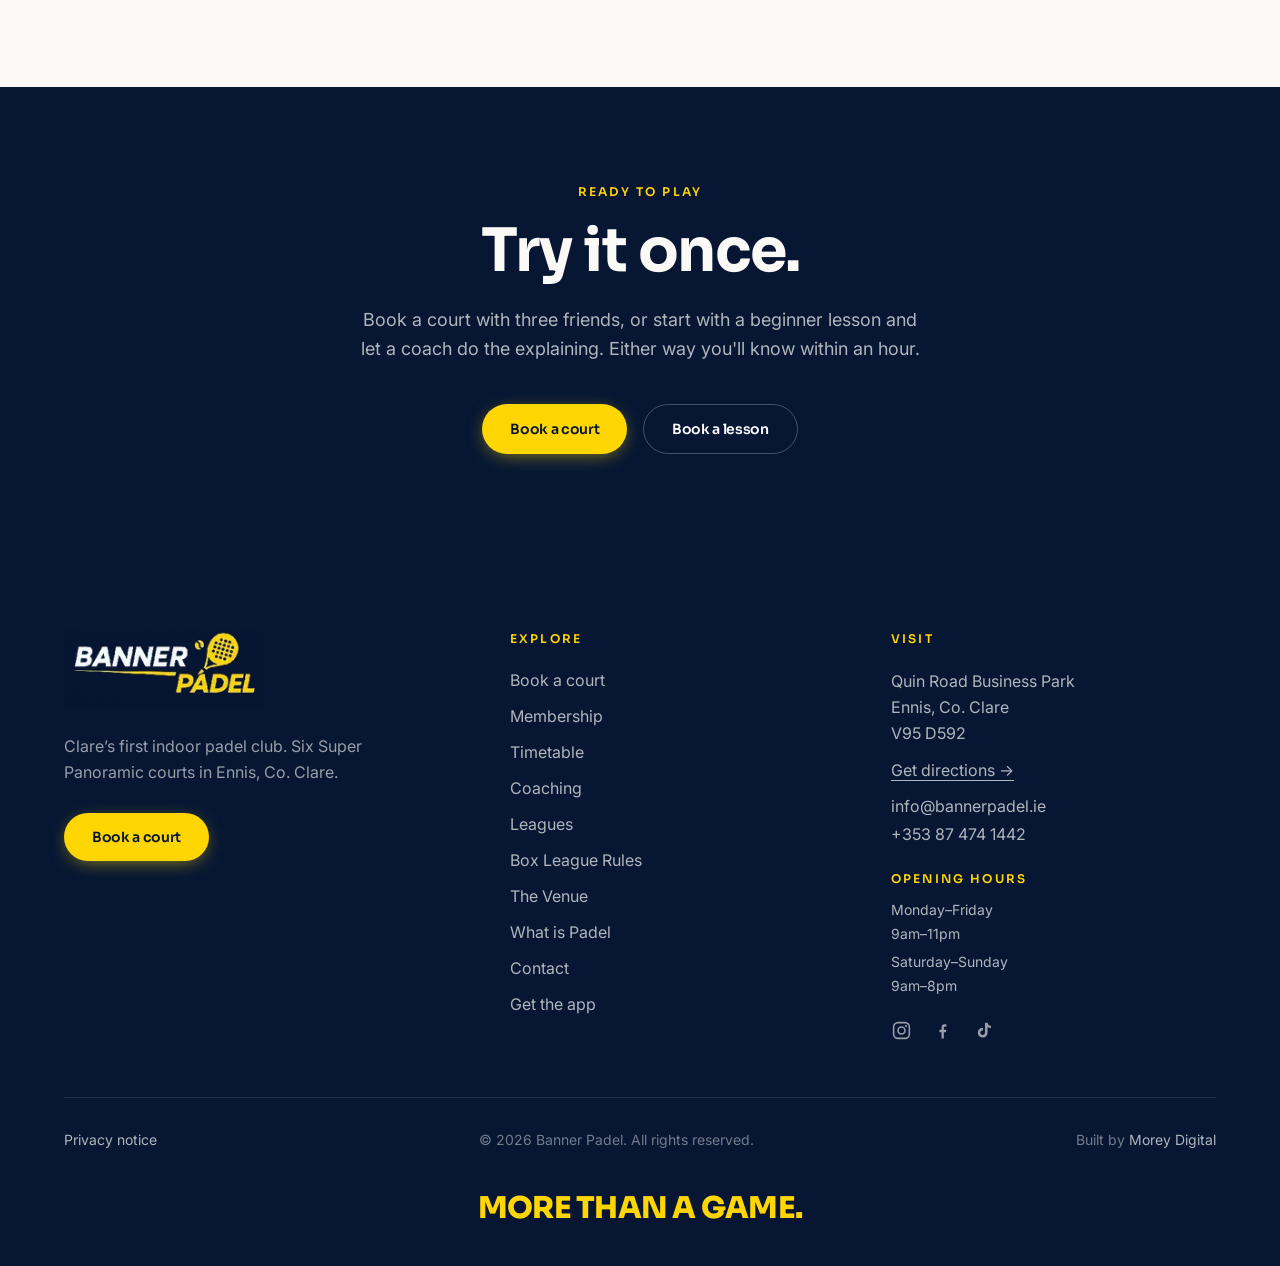
<file: what-is-padel/index.html>
<!DOCTYPE html><html lang="en-IE"><head><meta charset="utf-8"><meta name="viewport" content="width=device-width, initial-scale=1"><title>What is Padel | Banner Padel</title><meta name="description" content="Padel is easy to pick up, social from the first point and seriously fun to play. Here’s everything you need to know before stepping on court."><link rel="canonical" href="https://bannerpadel.ie/what-is-padel/"><link rel="icon" type="image/svg+xml" href="/favicon.svg"><meta property="og:site_name" content="Banner Padel"><meta property="og:title" content="What is Padel | Banner Padel"><meta property="og:description" content="Padel is easy to pick up, social from the first point and seriously fun to play. Here’s everything you need to know before stepping on court."><meta property="og:type" content="website"><meta property="og:url" content="https://bannerpadel.ie/what-is-padel/"><meta property="og:locale" content="en_IE"><meta property="og:image" content="https://bannerpadel.ie/social-share.png"><meta property="og:image:width" content="1200"><meta property="og:image:height" content="630"><meta property="og:image:type" content="image/png"><meta property="og:image:alt" content="Banner Padel — indoor padel in Ennis, Co. Clare"><meta name="twitter:image" content="https://bannerpadel.ie/social-share.png"><meta name="twitter:image:alt" content="Banner Padel — indoor padel in Ennis, Co. Clare"><meta name="twitter:card" content="summary_large_image"><link rel="preconnect" href="https://fonts.googleapis.com"><link rel="preconnect" href="https://fonts.gstatic.com" crossorigin><link href="https://fonts.googleapis.com/css2?family=Sora:wght@400;600;700;800&family=Inter:wght@400;500;600&display=swap" rel="stylesheet"><script type="application/ld+json">{"@context":"https://schema.org","@type":"SportsActivityLocation","name":"Banner Padel","description":"Clare's first indoor padel club","url":"https://bannerpadel.ie","email":"info@bannerpadel.ie","telephone":"+353 87 474 1442","openingHoursSpecification":[{"@type":"OpeningHoursSpecification","dayOfWeek":["https://schema.org/Monday","https://schema.org/Tuesday","https://schema.org/Wednesday","https://schema.org/Thursday","https://schema.org/Friday"],"opens":"09:00","closes":"23:00"},{"@type":"OpeningHoursSpecification","dayOfWeek":["https://schema.org/Saturday","https://schema.org/Sunday"],"opens":"09:00","closes":"20:00"}],"image":"https://bannerpadel.ie/social-share.png","hasMap":"https://maps.google.com/?cid=10938682595280522135","address":{"@type":"PostalAddress","streetAddress":"Quin Road Business Park","postalCode":"V95 D592","addressLocality":"Ennis","addressRegion":"Co. Clare","addressCountry":"IE"},"sameAs":["https://www.facebook.com/bannerpadel","https://www.instagram.com/bannerpadel","https://www.tiktok.com/@bannerpadel"]}</script><link rel="stylesheet" href="/_astro/Layout.BHSgSZDn.css"></head><body><a href="#main" class="sr-only focus:not-sr-only focus:absolute focus:left-4 focus:top-4 focus:z-[60] focus:rounded-full focus:bg-navy focus:px-5 focus:py-3 focus:text-bone">Skip to content</a><header id="site-header" class="sticky top-0 z-50 border-b border-line/70 bg-bone/85 backdrop-blur-md transition-shadow duration-300"><div class="mx-auto flex max-w-6xl items-center justify-between gap-6 px-6 py-4"><a href="/" class="flex shrink-0 items-center gap-3" aria-label="Banner Padel — home"><img src="/_astro/banner-padel-logo-wordmark.DFg-VL1P_2nq6gw.webp" srcset="/_astro/banner-padel-logo-wordmark.DFg-VL1P_2nq6gw.webp 1x, /_astro/banner-padel-logo-wordmark.DFg-VL1P_1RrCAB.webp 2x" alt="Banner Padel" loading="eager" decoding="async" width="165" height="65" class="h-auto w-[140px] rounded-md bg-navy sm:w-[165px]"></a><nav aria-label="Main" class="hidden items-center gap-5 lg:flex"><a href="/#membership" class="font-display text-sm font-medium tracking-tight transition-colors text-muted hover:text-navy">Membership</a><a href="/timetable/" class="font-display text-sm font-medium tracking-tight transition-colors text-muted hover:text-navy">Timetable</a><a href="/coaching/" class="font-display text-sm font-medium tracking-tight transition-colors text-muted hover:text-navy">Coaching</a><a href="https://league.bannerpadel.ie" class="font-display text-sm font-medium tracking-tight transition-colors text-muted hover:text-navy">Leagues</a><a href="/venue/" class="font-display text-sm font-medium tracking-tight transition-colors text-muted hover:text-navy">The Venue</a><a href="/what-is-padel/" aria-current="page" class="font-display text-sm font-medium tracking-tight transition-colors text-navy">What is Padel</a><a href="/contact/" class="font-display text-sm font-medium tracking-tight transition-colors text-muted hover:text-navy">Contact</a></nav><div class="flex items-center gap-3"><div class="hidden sm:block"><a href="https://playtomic.com/clubs/banner-padel" class="inline-flex items-center justify-center gap-2 rounded-full px-7 py-3.5 font-display text-sm font-semibold tracking-tight transition-all duration-200 hover:-translate-y-0.5 active:translate-y-0 bg-saffron text-navy hover:bg-saffron-600 shadow-[0_4px_20px_-6px_rgba(255,213,2,0.7)] px-6 py-3">Book a court</a></div><button type="button" id="menu-toggle" class="grid h-11 w-11 place-items-center rounded-full border border-navy/15 text-navy lg:hidden" aria-expanded="false" aria-controls="mobile-menu" aria-label="Open menu"><svg width="20" height="20" viewBox="0 0 20 20" fill="none" stroke="currentColor" stroke-width="1.8" aria-hidden="true"><path d="M3 6h14M3 10h14M3 14h14"></path></svg></button></div></div><div id="mobile-menu" hidden class="border-t border-line bg-bone lg:hidden"><nav aria-label="Mobile" class="mx-auto flex max-w-6xl flex-col px-6 py-3"><a href="/#membership" class="border-b border-line/70 py-4 font-display text-lg font-semibold tracking-tight text-navy last:border-0">Membership</a><a href="/timetable/" class="border-b border-line/70 py-4 font-display text-lg font-semibold tracking-tight text-navy last:border-0">Timetable</a><a href="/coaching/" class="border-b border-line/70 py-4 font-display text-lg font-semibold tracking-tight text-navy last:border-0">Coaching</a><a href="https://league.bannerpadel.ie" class="border-b border-line/70 py-4 font-display text-lg font-semibold tracking-tight text-navy last:border-0">Leagues</a><a href="/venue/" class="border-b border-line/70 py-4 font-display text-lg font-semibold tracking-tight text-navy last:border-0">The Venue</a><a href="/what-is-padel/" class="border-b border-line/70 py-4 font-display text-lg font-semibold tracking-tight text-navy last:border-0">What is Padel</a><a href="/contact/" class="border-b border-line/70 py-4 font-display text-lg font-semibold tracking-tight text-navy last:border-0">Contact</a><a href="https://playtomic.com/clubs/banner-padel" class="inline-flex items-center justify-center gap-2 rounded-full px-7 py-3.5 font-display text-sm font-semibold tracking-tight transition-all duration-200 hover:-translate-y-0.5 active:translate-y-0 bg-saffron text-navy hover:bg-saffron-600 shadow-[0_4px_20px_-6px_rgba(255,213,2,0.7)] my-4">Book a court</a></nav></div></header><script type="module">var e=document.getElementById(`menu-toggle`),t=document.getElementById(`mobile-menu`);e?.addEventListener(`click`,()=>{let n=e.getAttribute(`aria-expanded`)===`true`;e.setAttribute(`aria-expanded`,String(!n)),e.setAttribute(`aria-label`,n?`Open menu`:`Close menu`),t&&(t.hidden=n)}),t?.querySelectorAll(`a`).forEach(n=>{n.addEventListener(`click`,()=>{t.hidden=!0,e?.setAttribute(`aria-expanded`,`false`),e?.setAttribute(`aria-label`,`Open menu`)})});var n=document.getElementById(`site-header`),r=()=>{n?.classList.toggle(`shadow-[0_1px_24px_-8px_rgba(6,22,51,0.25)]`,window.scrollY>8)};r(),window.addEventListener(`scroll`,r,{passive:!0});</script><main id="main"><section class="border-b border-line bg-white px-6 pt-16 pb-14 md:pt-24 md:pb-20"><div class="mx-auto max-w-6xl"><p class="eyebrow text-navy/45">The basics</p><h1 class="mt-5 max-w-3xl text-[clamp(2.5rem,6vw,4.5rem)] font-extrabold leading-[0.98] tracking-[-0.035em]">Tennis rules. Squash walls. Ten minutes to learn.</h1><p class="mt-7 max-w-2xl text-lg leading-relaxed text-muted md:text-xl">Padel is easy to pick up, social from the first point and seriously fun to play. Most beginners are having proper rallies in their very first session. Here’s everything you need to know before stepping on court.</p></div></section><section class="relative isolate overflow-hidden border-b border-line"><img src="/_astro/padel-net.D68K4fOt_Z1M8NOH.webp" srcset="/_astro/padel-net.D68K4fOt_ZJ8vqD.webp 720w, /_astro/padel-net.D68K4fOt_Z27iec9.webp 1200w, /_astro/padel-net.D68K4fOt_Z1M8NOH.webp 1920w" alt="The net inside an enclosed padel court" sizes="100vw" loading="lazy" decoding="async" width="1920" height="1441" class="h-[300px] w-full object-cover md:h-[440px]"></section><section class="bg-bone text-navy px-6 py-20 md:py-28 "><div class="mx-auto max-w-6xl"><header class="reveal max-w-2xl"><p class="eyebrow mb-4 text-navy/45">How it works</p><h2 class="text-4xl font-bold tracking-tight md:text-5xl">Six things and you&#39;re playing.</h2></header><div class="mt-14 grid gap-x-10 gap-y-11 sm:grid-cols-2 lg:grid-cols-3"><div class="reveal border-t border-line pt-6"><h3 class="font-display text-lg font-semibold tracking-tight">Usually doubles</h3><p class="mt-3 leading-relaxed text-muted">Padel is usually played with four players, two a side. It is a social sport by design.</p></div><div class="reveal border-t border-line pt-6"><h3 class="font-display text-lg font-semibold tracking-tight">The walls are in play</h3><p class="mt-3 leading-relaxed text-muted">The court is enclosed in glass and mesh. Let the ball bounce, then play it off the back wall like squash.</p></div><div class="reveal border-t border-line pt-6"><h3 class="font-display text-lg font-semibold tracking-tight">Underarm serve</h3><p class="mt-3 leading-relaxed text-muted">You serve underarm, below waist height, diagonally into the opposite box. No serve to be intimidated by.</p></div><div class="reveal border-t border-line pt-6"><h3 class="font-display text-lg font-semibold tracking-tight">Tennis scoring</h3><p class="mt-3 leading-relaxed text-muted">15, 30, 40, game. If you have ever watched a set of tennis, you already know how to keep score.</p></div><div class="reveal border-t border-line pt-6"><h3 class="font-display text-lg font-semibold tracking-tight">Solid, stringless rackets</h3><p class="mt-3 leading-relaxed text-muted">Short, perforated and light. Far more forgiving than a tennis racket and much easier to find the middle of.</p></div><div class="reveal border-t border-line pt-6"><h3 class="font-display text-lg font-semibold tracking-tight">Smaller court</h3><p class="mt-3 leading-relaxed text-muted">20m by 10m — about a third smaller than tennis. Less running, more rallies, longer points.</p></div></div></div></section><section class="bg-white text-navy px-6 py-20 md:py-28 "><div class="mx-auto max-w-6xl"><header class="reveal max-w-2xl"><p class="eyebrow mb-4 text-navy/45">Why people get hooked</p><h2 class="text-4xl font-bold tracking-tight md:text-5xl">It rewards you before you&#39;re any good.</h2></header><div class="mt-12 grid gap-12 md:grid-cols-2"><div class="reveal space-y-5 text-lg leading-relaxed text-muted"><p>Unlike a lot of racket sports, you don’t need months of practice before you can enjoy padel. The court is smaller, the racket is easy to use and the walls help keep the ball in play — so beginners can have proper rallies from their very first session.</p><p>It’s also incredibly social. Different levels can share a court, partners rotate and there’s always another game to be had. Easy to start, but with plenty to master as you improve.</p></div><div class="reveal rounded-2xl bg-navy p-9 text-bone md:p-11"><p class="eyebrow mb-6 text-saffron">Good to know</p><ul class="space-y-5"><li class="flex gap-4"><span class="mt-2 h-1.5 w-1.5 shrink-0 rounded-full bg-saffron"></span><span class="leading-relaxed text-bone/80">Easy to learn and suitable for all levels</span></li><li class="flex gap-4"><span class="mt-2 h-1.5 w-1.5 shrink-0 rounded-full bg-saffron"></span><span class="leading-relaxed text-bone/80">Played by a huge range of ages</span></li><li class="flex gap-4"><span class="mt-2 h-1.5 w-1.5 shrink-0 rounded-full bg-saffron"></span><span class="leading-relaxed text-bone/80">Six indoor courts — no rain delays</span></li><li class="flex gap-4"><span class="mt-2 h-1.5 w-1.5 shrink-0 rounded-full bg-saffron"></span><span class="leading-relaxed text-bone/80">Social, competitive and great fun</span></li></ul></div></div></div></section><section class="bg-bone text-navy px-6 py-20 md:py-28 "><div class="mx-auto max-w-6xl"><header class="reveal max-w-2xl"><p class="eyebrow mb-4 text-navy/45">Questions</p><h2 class="text-4xl font-bold tracking-tight md:text-5xl">Before your first session.</h2></header><div class="mt-12 divide-y divide-line border-y border-line"><details class="group reveal py-6"><summary class="flex cursor-pointer list-none items-center justify-between gap-6 font-display text-lg font-semibold tracking-tight marker:hidden">Do I need to be fit to play padel?<span class="grid h-8 w-8 shrink-0 place-items-center rounded-full border border-navy/15 text-navy transition-transform duration-300 group-open:rotate-45"><svg width="14" height="14" viewBox="0 0 14 14" fill="none" stroke="currentColor" stroke-width="1.8" stroke-linecap="round" aria-hidden="true"><path d="M7 2v10M2 7h10"></path></svg></span></summary><p class="mt-4 max-w-2xl leading-relaxed text-muted">No. The court is small, the points are quick and you play with three other people, so the workload is shared. Plenty of our members had not played a racket sport in years before starting.</p></details><details class="group reveal py-6"><summary class="flex cursor-pointer list-none items-center justify-between gap-6 font-display text-lg font-semibold tracking-tight marker:hidden">Do I need my own racket?<span class="grid h-8 w-8 shrink-0 place-items-center rounded-full border border-navy/15 text-navy transition-transform duration-300 group-open:rotate-45"><svg width="14" height="14" viewBox="0 0 14 14" fill="none" stroke="currentColor" stroke-width="1.8" stroke-linecap="round" aria-hidden="true"><path d="M7 2v10M2 7h10"></path></svg></span></summary><p class="mt-4 max-w-2xl leading-relaxed text-muted">Not at all. Rackets are available to hire and balls are available to buy at reception. Most people hire for their first few sessions before deciding what suits them.</p></details><details class="group reveal py-6"><summary class="flex cursor-pointer list-none items-center justify-between gap-6 font-display text-lg font-semibold tracking-tight marker:hidden">What should I wear?<span class="grid h-8 w-8 shrink-0 place-items-center rounded-full border border-navy/15 text-navy transition-transform duration-300 group-open:rotate-45"><svg width="14" height="14" viewBox="0 0 14 14" fill="none" stroke="currentColor" stroke-width="1.8" stroke-linecap="round" aria-hidden="true"><path d="M7 2v10M2 7h10"></path></svg></span></summary><p class="mt-4 max-w-2xl leading-relaxed text-muted">Normal sportswear. Clean sports or court shoes with good grip are recommended. Please make sure footwear is clean before entering the courts.</p></details><details class="group reveal py-6"><summary class="flex cursor-pointer list-none items-center justify-between gap-6 font-display text-lg font-semibold tracking-tight marker:hidden">I have never played. Where do I start?<span class="grid h-8 w-8 shrink-0 place-items-center rounded-full border border-navy/15 text-navy transition-transform duration-300 group-open:rotate-45"><svg width="14" height="14" viewBox="0 0 14 14" fill="none" stroke="currentColor" stroke-width="1.8" stroke-linecap="round" aria-hidden="true"><path d="M7 2v10M2 7h10"></path></svg></span></summary><p class="mt-4 max-w-2xl leading-relaxed text-muted">A beginner group session or a one-to-one lesson. An hour with a coach will get you serving, rallying and using the back wall, which is the part that catches new players out.</p></details><details class="group reveal py-6"><summary class="flex cursor-pointer list-none items-center justify-between gap-6 font-display text-lg font-semibold tracking-tight marker:hidden">How long is a booking?<span class="grid h-8 w-8 shrink-0 place-items-center rounded-full border border-navy/15 text-navy transition-transform duration-300 group-open:rotate-45"><svg width="14" height="14" viewBox="0 0 14 14" fill="none" stroke="currentColor" stroke-width="1.8" stroke-linecap="round" aria-hidden="true"><path d="M7 2v10M2 7h10"></path></svg></span></summary><p class="mt-4 max-w-2xl leading-relaxed text-muted">Courts are booked in 60, 90 or 120 minute slots. Ninety minutes is the sweet spot for four players who want a proper game.</p></details></div></div></section><section class="bg-navy px-6 py-24 text-bone"><div class="reveal mx-auto max-w-3xl text-center"><p class="eyebrow mb-5 text-saffron">Ready to play</p><h2 class="text-4xl font-bold tracking-tight md:text-6xl">Try it once.</h2><p class="mx-auto mt-6 max-w-xl text-lg leading-relaxed text-bone/70">Book a court with three friends, or start with a beginner lesson and let a coach do the explaining. Either way you&#39;ll know within an hour.</p><div class="mt-10 flex flex-wrap justify-center gap-4"><a href="https://playtomic.com/clubs/banner-padel" class="inline-flex items-center justify-center gap-2 rounded-full px-7 py-3.5 font-display text-sm font-semibold tracking-tight transition-all duration-200 hover:-translate-y-0.5 active:translate-y-0 bg-saffron text-navy hover:bg-saffron-600 shadow-[0_4px_20px_-6px_rgba(255,213,2,0.7)] ">Book a court</a><a href="/contact/" class="inline-flex items-center justify-center gap-2 rounded-full px-7 py-3.5 font-display text-sm font-semibold tracking-tight transition-all duration-200 hover:-translate-y-0.5 active:translate-y-0 border border-white/25 text-white hover:border-white/60 hover:bg-white/10 ">Book a lesson</a></div></div></section></main><footer class="bg-navy px-6 pt-20 pb-10 text-bone"><div class="mx-auto max-w-6xl"><div class="grid gap-14 border-b border-white/10 pb-14 md:grid-cols-[1.2fr_1fr_1fr]"><div><img src="/_astro/banner-padel-logo-wordmark.DFg-VL1P_hTn8t.webp" alt="Banner Padel" loading="lazy" decoding="async" width="220" height="87" class="h-auto w-[200px]"><p class="mt-6 max-w-xs leading-relaxed text-bone/60">Clare’s first indoor padel club. Six Super Panoramic courts in Ennis, Co. Clare.</p><div class="mt-7"><a href="https://playtomic.com/clubs/banner-padel" class="inline-flex items-center justify-center gap-2 rounded-full px-7 py-3.5 font-display text-sm font-semibold tracking-tight transition-all duration-200 hover:-translate-y-0.5 active:translate-y-0 bg-saffron text-navy hover:bg-saffron-600 shadow-[0_4px_20px_-6px_rgba(255,213,2,0.7)] ">Book a court</a></div></div><div><h2 class="eyebrow mb-5 text-saffron">Explore</h2><ul class="space-y-3"><li><a href="https://playtomic.com/clubs/banner-padel" class="text-bone/70 transition-colors hover:text-saffron">Book a court</a></li><li><a href="/#membership" class="text-bone/70 transition-colors hover:text-saffron">Membership</a></li><li><a href="/timetable/" class="text-bone/70 transition-colors hover:text-saffron">Timetable</a></li><li><a href="/coaching/" class="text-bone/70 transition-colors hover:text-saffron">Coaching</a></li><li><a href="https://league.bannerpadel.ie" class="text-bone/70 transition-colors hover:text-saffron">Leagues</a></li><li><a href="https://league.bannerpadel.ie/box/rules" class="text-bone/70 transition-colors hover:text-saffron">Box League Rules</a></li><li><a href="/venue/" class="text-bone/70 transition-colors hover:text-saffron">The Venue</a></li><li><a href="/what-is-padel/" class="text-bone/70 transition-colors hover:text-saffron">What is Padel</a></li><li><a href="/contact/" class="text-bone/70 transition-colors hover:text-saffron">Contact</a></li><li><a href="/#app" class="text-bone/70 transition-colors hover:text-saffron">Get the app</a></li></ul></div><div><h2 class="eyebrow mb-5 text-saffron">Visit</h2><address class="not-italic leading-relaxed text-bone/70">Quin Road Business Park<br>Ennis, Co. Clare<br>V95 D592</address><a href="https://maps.google.com/?cid=10938682595280522135" target="_blank" rel="noopener" class="mt-3 block text-bone/70 underline underline-offset-4 hover:text-saffron">Get directions →</a><a href="mailto:info@bannerpadel.ie" class="mt-3 block text-bone/70 transition-colors hover:text-saffron">info@bannerpadel.ie</a><a href="tel:+353874741442" class="mt-1 block text-bone/70 transition-colors hover:text-saffron">+353 87 474 1442</a><div class="mt-6"><h2 class="eyebrow mb-3 text-saffron">Opening hours</h2><dl class="space-y-2 text-sm text-bone/70"><div><dt>Monday–Friday</dt><dd class="mt-1">9am–11pm</dd></div><div><dt>Saturday–Sunday</dt><dd class="mt-1">9am–8pm</dd></div></dl></div><div class="mt-6"><div class="flex items-center gap-5"><a href="https://www.instagram.com/bannerpadel" target="_blank" rel="noopener" aria-label="Banner Padel on Instagram" class="transition-colors text-bone/60 hover:text-saffron"><svg viewBox="0 0 24 24" width="21" height="21" fill="none" stroke="currentColor" stroke-width="1.8" aria-hidden="true"><rect x="3" y="3" width="18" height="18" rx="5"></rect><circle cx="12" cy="12" r="4"></circle><circle cx="17.2" cy="6.8" r="1.2" fill="currentColor" stroke="none"></circle></svg></a><a href="https://www.facebook.com/bannerpadel" target="_blank" rel="noopener" aria-label="Banner Padel on Facebook" class="transition-colors text-bone/60 hover:text-saffron"><svg viewBox="0 0 24 24" width="21" height="21" fill="currentColor" aria-hidden="true"><path d="M13.5 21v-7h2.4l.4-3h-2.8V9.1c0-.9.3-1.5 1.6-1.5h1.3V4.9c-.3 0-1.1-.1-2-.1-2.1 0-3.5 1.3-3.5 3.6V11H8.5v3h2.4v7h2.6z"></path></svg></a><a href="https://www.tiktok.com/@bannerpadel" target="_blank" rel="noopener" aria-label="Banner Padel on TikTok" class="transition-colors text-bone/60 hover:text-saffron"><svg viewBox="0 0 24 24" width="21" height="21" fill="currentColor" aria-hidden="true"><path d="M16.6 3c.4 2 1.7 3.4 3.9 3.6v2.8c-1.5 0-2.8-.5-3.9-1.3v6.1c0 3.4-2.4 5.8-5.6 5.8-3 0-5.5-2.4-5.5-5.4 0-3.2 2.7-5.6 6-5.3v2.9c-1.7-.4-3.1.7-3.1 2.4 0 1.4 1.2 2.5 2.6 2.5 1.6 0 2.7-1.2 2.7-3V3h2.9z"></path></svg></a></div></div></div></div><div class="flex flex-col gap-3 pt-8 text-sm text-bone/45 sm:flex-row sm:items-center sm:justify-between"><a href="/privacy/" class="text-bone/70 hover:text-saffron">Privacy notice</a><p>&copy; 2026 Banner Padel. All rights reserved.</p><p>Built by <a href="https://moreydigital.ie" target="_blank" rel="noopener" class="text-bone/70 underline-offset-4 transition-colors hover:text-saffron hover:underline">Morey Digital</a></p></div><p class="mt-10 text-center font-display text-2xl font-extrabold tracking-tight text-saffron sm:text-3xl">MORE THAN A GAME.</p></div></footer><script type="module">var e=document.querySelectorAll(`.reveal`);if(window.matchMedia(`(prefers-reduced-motion: reduce)`).matches||!(`IntersectionObserver`in window))e.forEach(e=>e.classList.add(`is-in`));else{let t=new IntersectionObserver(e=>{e.forEach(e=>{e.isIntersecting&&(e.target.classList.add(`is-in`),t.unobserve(e.target))})},{rootMargin:`0px 0px -10% 0px`,threshold:.1});e.forEach(e=>t.observe(e))}</script></body></html>
</file>
<file: _astro/Layout.BHSgSZDn.css>
/*! tailwindcss v4.3.3 | MIT License | https://tailwindcss.com */
@layer properties{@supports (((-webkit-hyphens:none)) and (not (margin-trim:inline))) or ((-moz-orient:inline) and (not (color:rgb(from red r g b)))){*,:before,:after,::backdrop{--tw-rotate-x:initial;--tw-rotate-y:initial;--tw-rotate-z:initial;--tw-skew-x:initial;--tw-skew-y:initial;--tw-space-y-reverse:0;--tw-divide-y-reverse:0;--tw-border-style:solid;--tw-gradient-position:initial;--tw-gradient-from:#0000;--tw-gradient-via:#0000;--tw-gradient-to:#0000;--tw-gradient-stops:initial;--tw-gradient-via-stops:initial;--tw-gradient-from-position:0%;--tw-gradient-via-position:50%;--tw-gradient-to-position:100%;--tw-leading:initial;--tw-font-weight:initial;--tw-tracking:initial;--tw-ordinal:initial;--tw-slashed-zero:initial;--tw-numeric-figure:initial;--tw-numeric-spacing:initial;--tw-numeric-fraction:initial;--tw-shadow:0 0 #0000;--tw-shadow-color:initial;--tw-shadow-alpha:100%;--tw-inset-shadow:0 0 #0000;--tw-inset-shadow-color:initial;--tw-inset-shadow-alpha:100%;--tw-ring-color:initial;--tw-ring-shadow:0 0 #0000;--tw-inset-ring-color:initial;--tw-inset-ring-shadow:0 0 #0000;--tw-ring-inset:initial;--tw-ring-offset-width:0px;--tw-ring-offset-color:#fff;--tw-ring-offset-shadow:0 0 #0000;--tw-outline-style:solid;--tw-backdrop-blur:initial;--tw-backdrop-brightness:initial;--tw-backdrop-contrast:initial;--tw-backdrop-grayscale:initial;--tw-backdrop-hue-rotate:initial;--tw-backdrop-invert:initial;--tw-backdrop-opacity:initial;--tw-backdrop-saturate:initial;--tw-backdrop-sepia:initial;--tw-duration:initial;--tw-translate-x:0;--tw-translate-y:0;--tw-translate-z:0}}}@layer theme{:root,:host{--font-sans:"Inter", ui-sans-serif, system-ui, sans-serif;--font-mono:ui-monospace, SFMono-Regular, Menlo, Monaco, Consolas, "Liberation Mono", "Courier New", monospace;--color-black:#000;--color-white:#fff;--spacing:.25rem;--container-xs:20rem;--container-lg:32rem;--container-xl:36rem;--container-2xl:42rem;--container-3xl:48rem;--container-6xl:72rem;--text-xs:.75rem;--text-xs--line-height:calc(1 / .75);--text-sm:.875rem;--text-sm--line-height:calc(1.25 / .875);--text-base:1rem;--text-base--line-height:calc(1.5 / 1);--text-lg:1.125rem;--text-lg--line-height:calc(1.75 / 1.125);--text-xl:1.25rem;--text-xl--line-height:calc(1.75 / 1.25);--text-2xl:1.5rem;--text-2xl--line-height:calc(2 / 1.5);--text-3xl:1.875rem;--text-3xl--line-height:calc(2.25 / 1.875);--text-4xl:2.25rem;--text-4xl--line-height:calc(2.5 / 2.25);--text-5xl:3rem;--text-5xl--line-height:1;--text-6xl:3.75rem;--text-6xl--line-height:1;--font-weight-medium:500;--font-weight-semibold:600;--font-weight-bold:700;--font-weight-extrabold:800;--tracking-tight:-.025em;--tracking-wide:.025em;--tracking-widest:.1em;--leading-relaxed:1.625;--radius-md:.375rem;--radius-xl:.75rem;--radius-2xl:1rem;--animate-ping:ping 1s cubic-bezier(0, 0, .2, 1) infinite;--blur-md:12px;--default-transition-duration:.15s;--default-transition-timing-function:cubic-bezier(.4, 0, .2, 1);--default-font-family:var(--font-sans);--default-mono-font-family:var(--font-mono);--color-navy:#061633;--color-navy-700:#0a2044;--color-saffron:#ffd502;--color-saffron-600:#e6bf02;--color-bone:#faf9f6;--color-line:#e3e0d8;--color-muted:#5c6b83;--font-display:"Sora", ui-sans-serif, system-ui, sans-serif}}@layer base{*,:after,:before,::backdrop{box-sizing:border-box;border:0 solid;margin:0;padding:0}::file-selector-button{box-sizing:border-box;border:0 solid;margin:0;padding:0}html,:host{-webkit-text-size-adjust:100%;tab-size:4;line-height:1.5;font-family:var(--default-font-family,-apple-system, BlinkMacSystemFont, "Segoe UI", Roboto, "Helvetica Neue", "Noto Sans", Arial, sans-serif, "Apple Color Emoji", "Segoe UI Emoji", "Segoe UI Symbol", "Noto Color Emoji");font-feature-settings:var(--default-font-feature-settings,normal);font-variation-settings:var(--default-font-variation-settings,normal);-webkit-tap-highlight-color:transparent}hr{height:0;color:inherit;border-top-width:1px}abbr:where([title]){text-decoration:underline dotted}h1,h2,h3,h4,h5,h6{font-size:inherit;font-weight:inherit}a{color:inherit;-webkit-text-decoration:inherit;-webkit-text-decoration:inherit;-webkit-text-decoration:inherit;text-decoration:inherit}b,strong{font-weight:bolder}code,kbd,samp,pre{font-family:var(--default-mono-font-family,ui-monospace, SFMono-Regular, Menlo, Monaco, Consolas, "Liberation Mono", "Courier New", monospace);font-feature-settings:var(--default-mono-font-feature-settings,normal);font-variation-settings:var(--default-mono-font-variation-settings,normal);font-size:1em}small{font-size:80%}sub,sup{vertical-align:baseline;font-size:75%;line-height:0;position:relative}sub{bottom:-.25em}sup{top:-.5em}table{text-indent:0;border-color:inherit;border-collapse:collapse}:-moz-focusring:where(:not(iframe)){outline:auto}progress{vertical-align:baseline}summary{display:list-item}ol,ul,menu{list-style:none}img,svg,video,canvas,audio,iframe,embed,object{vertical-align:middle;display:block}img,video{max-width:100%;height:auto}button,input,select,optgroup,textarea{font:inherit;font-feature-settings:inherit;font-variation-settings:inherit;letter-spacing:inherit;color:inherit;opacity:1;background-color:#0000;border-radius:0}::file-selector-button{font:inherit;font-feature-settings:inherit;font-variation-settings:inherit;letter-spacing:inherit;color:inherit;opacity:1;background-color:#0000;border-radius:0}:where(select:is([multiple],[size])) optgroup{font-weight:bolder}:where(select:is([multiple],[size])) optgroup option{padding-inline-start:20px}::file-selector-button{margin-inline-end:4px}::placeholder{opacity:1}@supports (not ((-webkit-appearance:-apple-pay-button))) or (contain-intrinsic-size:1px){::placeholder{color:currentColor}@supports (color:color-mix(in lab, red, red)){::placeholder{color:color-mix(in oklab, currentcolor 50%, transparent)}}}textarea{resize:vertical}::-webkit-search-decoration{-webkit-appearance:none}::-webkit-date-and-time-value{min-height:1lh;text-align:inherit}::-webkit-datetime-edit{display:inline-flex}::-webkit-datetime-edit-fields-wrapper{padding:0}::-webkit-datetime-edit{padding-block:0}::-webkit-datetime-edit-year-field{padding-block:0}::-webkit-datetime-edit-month-field{padding-block:0}::-webkit-datetime-edit-day-field{padding-block:0}::-webkit-datetime-edit-hour-field{padding-block:0}::-webkit-datetime-edit-minute-field{padding-block:0}::-webkit-datetime-edit-second-field{padding-block:0}::-webkit-datetime-edit-millisecond-field{padding-block:0}::-webkit-datetime-edit-meridiem-field{padding-block:0}::-webkit-calendar-picker-indicator{line-height:1}:-moz-ui-invalid{box-shadow:none}button,input:where([type=button],[type=reset],[type=submit]){appearance:button}::file-selector-button{appearance:button}::-webkit-inner-spin-button{height:auto}::-webkit-outer-spin-button{height:auto}[hidden]:where(:not([hidden=until-found])){display:none!important}html{scroll-behavior:smooth;-webkit-text-size-adjust:100%}body{background-color:var(--color-bone);color:var(--color-navy);font-family:var(--font-sans);-webkit-font-smoothing:antialiased}h1,h2,h3,h4{font-family:var(--font-display);text-wrap:balance}p{text-wrap:pretty}:focus-visible{outline:3px solid var(--color-saffron);outline-offset:3px;border-radius:2px}@media (prefers-reduced-motion:reduce){html{scroll-behavior:auto}*,:before,:after{transition-duration:.01ms!important;animation-duration:.01ms!important}}}@layer components;@layer utilities{.sr-only{clip-path:inset(50%);white-space:nowrap;border-width:0;width:1px;height:1px;margin:-1px;padding:0;position:absolute;overflow:hidden}.absolute{position:absolute}.relative{position:relative}.static{position:static}.sticky{position:sticky}.inset-0{inset:0}.top-0{top:0}.-bottom-3{bottom:calc(var(--spacing) * -3)}.-left-3{left:calc(var(--spacing) * -3)}.isolate{isolation:isolate}.-z-10{z-index:calc(10 * -1)}.z-50{z-index:50}.mx-auto{margin-inline:auto}.my-4{margin-block:calc(var(--spacing) * 4)}.mt-0\.5{margin-top:calc(var(--spacing) * .5)}.mt-1{margin-top:var(--spacing)}.mt-1\.5{margin-top:calc(var(--spacing) * 1.5)}.mt-2{margin-top:calc(var(--spacing) * 2)}.mt-2\.5{margin-top:calc(var(--spacing) * 2.5)}.mt-3{margin-top:calc(var(--spacing) * 3)}.mt-4{margin-top:calc(var(--spacing) * 4)}.mt-5{margin-top:calc(var(--spacing) * 5)}.mt-6{margin-top:calc(var(--spacing) * 6)}.mt-7{margin-top:calc(var(--spacing) * 7)}.mt-8{margin-top:calc(var(--spacing) * 8)}.mt-9{margin-top:calc(var(--spacing) * 9)}.mt-10{margin-top:calc(var(--spacing) * 10)}.mt-12{margin-top:calc(var(--spacing) * 12)}.mt-14{margin-top:calc(var(--spacing) * 14)}.mt-auto{margin-top:auto}.mb-2{margin-bottom:calc(var(--spacing) * 2)}.mb-3{margin-bottom:calc(var(--spacing) * 3)}.mb-4{margin-bottom:calc(var(--spacing) * 4)}.mb-5{margin-bottom:calc(var(--spacing) * 5)}.mb-6{margin-bottom:calc(var(--spacing) * 6)}.mb-8{margin-bottom:calc(var(--spacing) * 8)}.mb-10{margin-bottom:calc(var(--spacing) * 10)}.block{display:block}.flex{display:flex}.grid{display:grid}.hidden{display:none}.inline-flex{display:inline-flex}.table{display:table}.h-1\.5{height:calc(var(--spacing) * 1.5)}.h-2{height:calc(var(--spacing) * 2)}.h-8{height:calc(var(--spacing) * 8)}.h-11{height:calc(var(--spacing) * 11)}.h-12{height:calc(var(--spacing) * 12)}.h-16{height:calc(var(--spacing) * 16)}.h-24{height:calc(var(--spacing) * 24)}.h-\[300px\]{height:300px}.h-\[320px\]{height:320px}.h-\[380px\]{height:380px}.h-\[440px\]{height:440px}.h-\[900px\]{height:900px}.h-auto{height:auto}.h-full{height:100%}.w-1\.5{width:calc(var(--spacing) * 1.5)}.w-2{width:calc(var(--spacing) * 2)}.w-8{width:calc(var(--spacing) * 8)}.w-11{width:calc(var(--spacing) * 11)}.w-12{width:calc(var(--spacing) * 12)}.w-16{width:calc(var(--spacing) * 16)}.w-24{width:calc(var(--spacing) * 24)}.w-\[140px\]{width:140px}.w-\[200px\]{width:200px}.w-full{width:100%}.max-w-2xl{max-width:var(--container-2xl)}.max-w-3xl{max-width:var(--container-3xl)}.max-w-6xl{max-width:var(--container-6xl)}.max-w-lg{max-width:var(--container-lg)}.max-w-xl{max-width:var(--container-xl)}.max-w-xs{max-width:var(--container-xs)}.flex-1{flex:1}.shrink-0{flex-shrink:0}.reveal{opacity:0;transition:opacity .7s cubic-bezier(.16,1,.3,1),transform .7s cubic-bezier(.16,1,.3,1);transform:translateY(18px)}.transform{transform:var(--tw-rotate-x,) var(--tw-rotate-y,) var(--tw-rotate-z,) var(--tw-skew-x,) var(--tw-skew-y,)}.animate-ping{animation:var(--animate-ping)}.cursor-pointer{cursor:pointer}.list-none{list-style-type:none}.grid-cols-2{grid-template-columns:repeat(2,minmax(0,1fr))}.flex-col{flex-direction:column}.flex-wrap{flex-wrap:wrap}.place-items-center{place-items:center}.items-center{align-items:center}.items-start{align-items:flex-start}.justify-between{justify-content:space-between}.justify-center{justify-content:center}.gap-2{gap:calc(var(--spacing) * 2)}.gap-2\.5{gap:calc(var(--spacing) * 2.5)}.gap-3{gap:calc(var(--spacing) * 3)}.gap-4{gap:calc(var(--spacing) * 4)}.gap-5{gap:calc(var(--spacing) * 5)}.gap-6{gap:calc(var(--spacing) * 6)}.gap-7{gap:calc(var(--spacing) * 7)}.gap-8{gap:calc(var(--spacing) * 8)}.gap-10{gap:calc(var(--spacing) * 10)}.gap-12{gap:calc(var(--spacing) * 12)}.gap-14{gap:calc(var(--spacing) * 14)}.gap-px{gap:1px}:where(.space-y-2>:not(:last-child)){--tw-space-y-reverse:0;margin-block-start:calc(calc(var(--spacing) * 2) * var(--tw-space-y-reverse));margin-block-end:calc(calc(var(--spacing) * 2) * calc(1 - var(--tw-space-y-reverse)))}:where(.space-y-2\.5>:not(:last-child)){--tw-space-y-reverse:0;margin-block-start:calc(calc(var(--spacing) * 2.5) * var(--tw-space-y-reverse));margin-block-end:calc(calc(var(--spacing) * 2.5) * calc(1 - var(--tw-space-y-reverse)))}:where(.space-y-3>:not(:last-child)){--tw-space-y-reverse:0;margin-block-start:calc(calc(var(--spacing) * 3) * var(--tw-space-y-reverse));margin-block-end:calc(calc(var(--spacing) * 3) * calc(1 - var(--tw-space-y-reverse)))}:where(.space-y-5>:not(:last-child)){--tw-space-y-reverse:0;margin-block-start:calc(calc(var(--spacing) * 5) * var(--tw-space-y-reverse));margin-block-end:calc(calc(var(--spacing) * 5) * calc(1 - var(--tw-space-y-reverse)))}:where(.space-y-6>:not(:last-child)){--tw-space-y-reverse:0;margin-block-start:calc(calc(var(--spacing) * 6) * var(--tw-space-y-reverse));margin-block-end:calc(calc(var(--spacing) * 6) * calc(1 - var(--tw-space-y-reverse)))}:where(.space-y-10>:not(:last-child)){--tw-space-y-reverse:0;margin-block-start:calc(calc(var(--spacing) * 10) * var(--tw-space-y-reverse));margin-block-end:calc(calc(var(--spacing) * 10) * calc(1 - var(--tw-space-y-reverse)))}.gap-x-10{column-gap:calc(var(--spacing) * 10)}.gap-y-8{row-gap:calc(var(--spacing) * 8)}.gap-y-11{row-gap:calc(var(--spacing) * 11)}.gap-y-12{row-gap:calc(var(--spacing) * 12)}:where(.divide-y>:not(:last-child)){--tw-divide-y-reverse:0;border-bottom-style:var(--tw-border-style);border-top-style:var(--tw-border-style);border-top-width:calc(1px * var(--tw-divide-y-reverse));border-bottom-width:calc(1px * calc(1 - var(--tw-divide-y-reverse)))}:where(.divide-line>:not(:last-child)){border-color:var(--color-line)}:where(.divide-white\/10>:not(:last-child)){border-color:#ffffff1a}@supports (color:color-mix(in lab, red, red)){:where(.divide-white\/10>:not(:last-child)){border-color:color-mix(in oklab, var(--color-white) 10%, transparent)}}.overflow-hidden{overflow:hidden}.rounded-2xl{border-radius:var(--radius-2xl)}.rounded-full{border-radius:2147483647px}.rounded-md{border-radius:var(--radius-md)}.rounded-xl{border-radius:var(--radius-xl)}.rounded-bl-2xl{border-bottom-left-radius:var(--radius-2xl)}.border{border-style:var(--tw-border-style);border-width:1px}.border-0{border-style:var(--tw-border-style);border-width:0}.border-y{border-block-style:var(--tw-border-style);border-block-width:1px}.border-t{border-top-style:var(--tw-border-style);border-top-width:1px}.border-b{border-bottom-style:var(--tw-border-style);border-bottom-width:1px}.border-b-4{border-bottom-style:var(--tw-border-style);border-bottom-width:4px}.border-l-4{border-left-style:var(--tw-border-style);border-left-width:4px}.border-line{border-color:var(--color-line)}.border-line\/70{border-color:#e3e0d8b3}@supports (color:color-mix(in lab, red, red)){.border-line\/70{border-color:color-mix(in oklab, var(--color-line) 70%, transparent)}}.border-navy\/15{border-color:#06163326}@supports (color:color-mix(in lab, red, red)){.border-navy\/15{border-color:color-mix(in oklab, var(--color-navy) 15%, transparent)}}.border-navy\/20{border-color:#06163333}@supports (color:color-mix(in lab, red, red)){.border-navy\/20{border-color:color-mix(in oklab, var(--color-navy) 20%, transparent)}}.border-saffron{border-color:var(--color-saffron)}.border-white\/10{border-color:#ffffff1a}@supports (color:color-mix(in lab, red, red)){.border-white\/10{border-color:color-mix(in oklab, var(--color-white) 10%, transparent)}}.border-white\/25{border-color:#ffffff40}@supports (color:color-mix(in lab, red, red)){.border-white\/25{border-color:color-mix(in oklab, var(--color-white) 25%, transparent)}}.bg-black{background-color:var(--color-black)}.bg-bone{background-color:var(--color-bone)}.bg-bone\/85{background-color:#faf9f6d9}@supports (color:color-mix(in lab, red, red)){.bg-bone\/85{background-color:color-mix(in oklab, var(--color-bone) 85%, transparent)}}.bg-line{background-color:var(--color-line)}.bg-navy{background-color:var(--color-navy)}.bg-navy-700{background-color:var(--color-navy-700)}.bg-saffron{background-color:var(--color-saffron)}.bg-saffron-600{background-color:var(--color-saffron-600)}.bg-saffron\/15{background-color:#ffd50226}@supports (color:color-mix(in lab, red, red)){.bg-saffron\/15{background-color:color-mix(in oklab, var(--color-saffron) 15%, transparent)}}.bg-white{background-color:var(--color-white)}.bg-gradient-to-r{--tw-gradient-position:to right in oklab;background-image:linear-gradient(var(--tw-gradient-stops))}.from-navy\/95{--tw-gradient-from:#061633f2}@supports (color:color-mix(in lab, red, red)){.from-navy\/95{--tw-gradient-from:color-mix(in oklab, var(--color-navy) 95%, transparent)}}.from-navy\/95{--tw-gradient-stops:var(--tw-gradient-via-stops,var(--tw-gradient-position), var(--tw-gradient-from) var(--tw-gradient-from-position), var(--tw-gradient-to) var(--tw-gradient-to-position))}.via-navy\/85{--tw-gradient-via:#061633d9}@supports (color:color-mix(in lab, red, red)){.via-navy\/85{--tw-gradient-via:color-mix(in oklab, var(--color-navy) 85%, transparent)}}.via-navy\/85{--tw-gradient-via-stops:var(--tw-gradient-position), var(--tw-gradient-from) var(--tw-gradient-from-position), var(--tw-gradient-via) var(--tw-gradient-via-position), var(--tw-gradient-to) var(--tw-gradient-to-position);--tw-gradient-stops:var(--tw-gradient-via-stops)}.to-navy\/55{--tw-gradient-to:#0616338c}@supports (color:color-mix(in lab, red, red)){.to-navy\/55{--tw-gradient-to:color-mix(in oklab, var(--color-navy) 55%, transparent)}}.to-navy\/55{--tw-gradient-stops:var(--tw-gradient-via-stops,var(--tw-gradient-position), var(--tw-gradient-from) var(--tw-gradient-from-position), var(--tw-gradient-to) var(--tw-gradient-to-position))}.object-cover{object-fit:cover}.p-4{padding:calc(var(--spacing) * 4)}.p-5{padding:calc(var(--spacing) * 5)}.p-6{padding:calc(var(--spacing) * 6)}.p-7{padding:calc(var(--spacing) * 7)}.p-8{padding:calc(var(--spacing) * 8)}.p-9{padding:calc(var(--spacing) * 9)}.px-4{padding-inline:calc(var(--spacing) * 4)}.px-5{padding-inline:calc(var(--spacing) * 5)}.px-6{padding-inline:calc(var(--spacing) * 6)}.px-7{padding-inline:calc(var(--spacing) * 7)}.px-8{padding-inline:calc(var(--spacing) * 8)}.\!py-16{padding-block:calc(var(--spacing) * 16)!important}.\!py-20{padding-block:calc(var(--spacing) * 20)!important}.py-2{padding-block:calc(var(--spacing) * 2)}.py-2\.5{padding-block:calc(var(--spacing) * 2.5)}.py-3{padding-block:calc(var(--spacing) * 3)}.py-3\.5{padding-block:calc(var(--spacing) * 3.5)}.py-4{padding-block:calc(var(--spacing) * 4)}.py-5{padding-block:calc(var(--spacing) * 5)}.py-6{padding-block:calc(var(--spacing) * 6)}.py-10{padding-block:calc(var(--spacing) * 10)}.py-16{padding-block:calc(var(--spacing) * 16)}.py-20{padding-block:calc(var(--spacing) * 20)}.py-24{padding-block:calc(var(--spacing) * 24)}.py-28{padding-block:calc(var(--spacing) * 28)}.\!pt-16{padding-top:calc(var(--spacing) * 16)!important}.pt-6{padding-top:calc(var(--spacing) * 6)}.pt-7{padding-top:calc(var(--spacing) * 7)}.pt-8{padding-top:calc(var(--spacing) * 8)}.pt-10{padding-top:calc(var(--spacing) * 10)}.pt-16{padding-top:calc(var(--spacing) * 16)}.pt-20{padding-top:calc(var(--spacing) * 20)}.pb-10{padding-bottom:calc(var(--spacing) * 10)}.pb-14{padding-bottom:calc(var(--spacing) * 14)}.pb-24{padding-bottom:calc(var(--spacing) * 24)}.text-center{text-align:center}.eyebrow{font-family:var(--font-display);letter-spacing:.18em;text-transform:uppercase;font-size:.75rem;font-weight:600}.font-display{font-family:var(--font-display)}.text-2xl{font-size:var(--text-2xl);line-height:var(--tw-leading,var(--text-2xl--line-height))}.text-3xl{font-size:var(--text-3xl);line-height:var(--tw-leading,var(--text-3xl--line-height))}.text-4xl{font-size:var(--text-4xl);line-height:var(--tw-leading,var(--text-4xl--line-height))}.text-base{font-size:var(--text-base);line-height:var(--tw-leading,var(--text-base--line-height))}.text-lg{font-size:var(--text-lg);line-height:var(--tw-leading,var(--text-lg--line-height))}.text-sm{font-size:var(--text-sm);line-height:var(--tw-leading,var(--text-sm--line-height))}.text-xl{font-size:var(--text-xl);line-height:var(--tw-leading,var(--text-xl--line-height))}.text-xs{font-size:var(--text-xs);line-height:var(--tw-leading,var(--text-xs--line-height))}.text-\[0\.65rem\]{font-size:.65rem}.text-\[clamp\(1\.5rem\,3\.2vw\,2\.25rem\)\]{font-size:clamp(1.5rem,3.2vw,2.25rem)}.text-\[clamp\(2\.5rem\,6vw\,4\.5rem\)\]{font-size:clamp(2.5rem,6vw,4.5rem)}.text-\[clamp\(2\.75rem\,7vw\,5\.5rem\)\]{font-size:clamp(2.75rem,7vw,5.5rem)}.leading-\[0\.95\]{--tw-leading:.95;line-height:.95}.leading-\[0\.98\]{--tw-leading:.98;line-height:.98}.leading-\[1\.3\]{--tw-leading:1.3;line-height:1.3}.leading-none{--tw-leading:1;line-height:1}.leading-relaxed{--tw-leading:var(--leading-relaxed);line-height:var(--leading-relaxed)}.font-bold{--tw-font-weight:var(--font-weight-bold);font-weight:var(--font-weight-bold)}.font-extrabold{--tw-font-weight:var(--font-weight-extrabold);font-weight:var(--font-weight-extrabold)}.font-medium{--tw-font-weight:var(--font-weight-medium);font-weight:var(--font-weight-medium)}.font-semibold{--tw-font-weight:var(--font-weight-semibold);font-weight:var(--font-weight-semibold)}.tracking-\[-0\.04em\]{--tw-tracking:-.04em;letter-spacing:-.04em}.tracking-\[-0\.035em\]{--tw-tracking:-.035em;letter-spacing:-.035em}.tracking-tight{--tw-tracking:var(--tracking-tight);letter-spacing:var(--tracking-tight)}.tracking-wide{--tw-tracking:var(--tracking-wide);letter-spacing:var(--tracking-wide)}.tracking-widest{--tw-tracking:var(--tracking-widest);letter-spacing:var(--tracking-widest)}.text-bone{color:var(--color-bone)}.text-bone\/45{color:#faf9f673}@supports (color:color-mix(in lab, red, red)){.text-bone\/45{color:color-mix(in oklab, var(--color-bone) 45%, transparent)}}.text-bone\/50{color:#faf9f680}@supports (color:color-mix(in lab, red, red)){.text-bone\/50{color:color-mix(in oklab, var(--color-bone) 50%, transparent)}}.text-bone\/55{color:#faf9f68c}@supports (color:color-mix(in lab, red, red)){.text-bone\/55{color:color-mix(in oklab, var(--color-bone) 55%, transparent)}}.text-bone\/60{color:#faf9f699}@supports (color:color-mix(in lab, red, red)){.text-bone\/60{color:color-mix(in oklab, var(--color-bone) 60%, transparent)}}.text-bone\/65{color:#faf9f6a6}@supports (color:color-mix(in lab, red, red)){.text-bone\/65{color:color-mix(in oklab, var(--color-bone) 65%, transparent)}}.text-bone\/70{color:#faf9f6b3}@supports (color:color-mix(in lab, red, red)){.text-bone\/70{color:color-mix(in oklab, var(--color-bone) 70%, transparent)}}.text-bone\/75{color:#faf9f6bf}@supports (color:color-mix(in lab, red, red)){.text-bone\/75{color:color-mix(in oklab, var(--color-bone) 75%, transparent)}}.text-bone\/80{color:#faf9f6cc}@supports (color:color-mix(in lab, red, red)){.text-bone\/80{color:color-mix(in oklab, var(--color-bone) 80%, transparent)}}.text-bone\/85{color:#faf9f6d9}@supports (color:color-mix(in lab, red, red)){.text-bone\/85{color:color-mix(in oklab, var(--color-bone) 85%, transparent)}}.text-muted{color:var(--color-muted)}.text-navy{color:var(--color-navy)}.text-navy\/35{color:#06163359}@supports (color:color-mix(in lab, red, red)){.text-navy\/35{color:color-mix(in oklab, var(--color-navy) 35%, transparent)}}.text-navy\/40{color:#06163366}@supports (color:color-mix(in lab, red, red)){.text-navy\/40{color:color-mix(in oklab, var(--color-navy) 40%, transparent)}}.text-navy\/45{color:#06163373}@supports (color:color-mix(in lab, red, red)){.text-navy\/45{color:color-mix(in oklab, var(--color-navy) 45%, transparent)}}.text-navy\/50{color:#06163380}@supports (color:color-mix(in lab, red, red)){.text-navy\/50{color:color-mix(in oklab, var(--color-navy) 50%, transparent)}}.text-navy\/75{color:#061633bf}@supports (color:color-mix(in lab, red, red)){.text-navy\/75{color:color-mix(in oklab, var(--color-navy) 75%, transparent)}}.text-saffron{color:var(--color-saffron)}.text-saffron-600{color:var(--color-saffron-600)}.text-white{color:var(--color-white)}.text-white\/75{color:#ffffffbf}@supports (color:color-mix(in lab, red, red)){.text-white\/75{color:color-mix(in oklab, var(--color-white) 75%, transparent)}}.not-italic{font-style:normal}.tabular-nums{--tw-numeric-spacing:tabular-nums;font-variant-numeric:var(--tw-ordinal,) var(--tw-slashed-zero,) var(--tw-numeric-figure,) var(--tw-numeric-spacing,) var(--tw-numeric-fraction,)}.underline{text-decoration-line:underline}.underline-offset-4{text-underline-offset:4px}.opacity-75{opacity:.75}.shadow-\[0_1px_24px_-8px_rgba\(6\,22\,51\,0\.25\)\]{--tw-shadow:0 1px 24px -8px var(--tw-shadow-color,#06163340);box-shadow:var(--tw-inset-shadow), var(--tw-inset-ring-shadow), var(--tw-ring-offset-shadow), var(--tw-ring-shadow), var(--tw-shadow)}.shadow-\[0_4px_20px_-6px_rgba\(255\,213\,2\,0\.7\)\]{--tw-shadow:0 4px 20px -6px var(--tw-shadow-color,#ffd502b3);box-shadow:var(--tw-inset-shadow), var(--tw-inset-ring-shadow), var(--tw-ring-offset-shadow), var(--tw-ring-shadow), var(--tw-shadow)}.ring-1{--tw-ring-shadow:var(--tw-ring-inset,) 0 0 0 calc(1px + var(--tw-ring-offset-width)) var(--tw-ring-color,currentcolor);box-shadow:var(--tw-inset-shadow), var(--tw-inset-ring-shadow), var(--tw-ring-offset-shadow), var(--tw-ring-shadow), var(--tw-shadow)}.ring-2{--tw-ring-shadow:var(--tw-ring-inset,) 0 0 0 calc(2px + var(--tw-ring-offset-width)) var(--tw-ring-color,currentcolor);box-shadow:var(--tw-inset-shadow), var(--tw-inset-ring-shadow), var(--tw-ring-offset-shadow), var(--tw-ring-shadow), var(--tw-shadow)}.ring-saffron{--tw-ring-color:var(--color-saffron)}.ring-white\/15{--tw-ring-color:#ffffff26}@supports (color:color-mix(in lab, red, red)){.ring-white\/15{--tw-ring-color:color-mix(in oklab, var(--color-white) 15%, transparent)}}.outline{outline-style:var(--tw-outline-style);outline-width:1px}.backdrop-blur-md{--tw-backdrop-blur:blur(var(--blur-md));backdrop-filter:var(--tw-backdrop-blur,) var(--tw-backdrop-brightness,) var(--tw-backdrop-contrast,) var(--tw-backdrop-grayscale,) var(--tw-backdrop-hue-rotate,) var(--tw-backdrop-invert,) var(--tw-backdrop-opacity,) var(--tw-backdrop-saturate,) var(--tw-backdrop-sepia,)}.transition-all{transition-property:all;transition-timing-function:var(--tw-ease,var(--default-transition-timing-function));transition-duration:var(--tw-duration,var(--default-transition-duration))}.transition-colors{transition-property:color,background-color,border-color,outline-color,text-decoration-color,fill,stroke,--tw-gradient-from,--tw-gradient-via,--tw-gradient-to;transition-timing-function:var(--tw-ease,var(--default-transition-timing-function));transition-duration:var(--tw-duration,var(--default-transition-duration))}.transition-shadow{transition-property:box-shadow;transition-timing-function:var(--tw-ease,var(--default-transition-timing-function));transition-duration:var(--tw-duration,var(--default-transition-duration))}.transition-transform{transition-property:transform,translate,scale,rotate;transition-timing-function:var(--tw-ease,var(--default-transition-timing-function));transition-duration:var(--tw-duration,var(--default-transition-duration))}.duration-200{--tw-duration:.2s;transition-duration:.2s}.duration-300{--tw-duration:.3s;transition-duration:.3s}.group-open\:rotate-45:is(:where(.group):is([open],:popover-open,:open) *){rotate:45deg}@media (hover:hover){.group-hover\:translate-x-1:is(:where(.group):hover *){--tw-translate-x:var(--spacing);translate:var(--tw-translate-x) var(--tw-translate-y)}.group-hover\:-translate-y-1:is(:where(.group):hover *){--tw-translate-y:calc(var(--spacing) * -1);translate:var(--tw-translate-x) var(--tw-translate-y)}}.marker\:hidden ::marker,.marker\:hidden::marker{display:none}.marker\:hidden ::-webkit-details-marker{display:none}.marker\:hidden::-webkit-details-marker{display:none}.placeholder\:text-muted\/60::placeholder{color:#5c6b8399}@supports (color:color-mix(in lab, red, red)){.placeholder\:text-muted\/60::placeholder{color:color-mix(in oklab, var(--color-muted) 60%, transparent)}}.last\:border-0:last-child{border-style:var(--tw-border-style);border-width:0}@media (hover:hover){.hover\:-translate-y-0\.5:hover{--tw-translate-y:calc(var(--spacing) * -.5);translate:var(--tw-translate-x) var(--tw-translate-y)}.hover\:border-navy\/50:hover{border-color:#06163380}@supports (color:color-mix(in lab, red, red)){.hover\:border-navy\/50:hover{border-color:color-mix(in oklab, var(--color-navy) 50%, transparent)}}.hover\:border-white\/60:hover{border-color:#fff9}@supports (color:color-mix(in lab, red, red)){.hover\:border-white\/60:hover{border-color:color-mix(in oklab, var(--color-white) 60%, transparent)}}.hover\:bg-bone:hover{background-color:var(--color-bone)}.hover\:bg-navy\/\[0\.03\]:hover{background-color:#06163308}@supports (color:color-mix(in lab, red, red)){.hover\:bg-navy\/\[0\.03\]:hover{background-color:color-mix(in oklab, var(--color-navy) 3%, transparent)}}.hover\:bg-saffron-600:hover{background-color:var(--color-saffron-600)}.hover\:bg-white\/10:hover{background-color:#ffffff1a}@supports (color:color-mix(in lab, red, red)){.hover\:bg-white\/10:hover{background-color:color-mix(in oklab, var(--color-white) 10%, transparent)}}.hover\:text-navy:hover{color:var(--color-navy)}.hover\:text-saffron:hover{color:var(--color-saffron)}.hover\:underline:hover{text-decoration-line:underline}.hover\:ring-white\/40:hover{--tw-ring-color:#fff6}@supports (color:color-mix(in lab, red, red)){.hover\:ring-white\/40:hover{--tw-ring-color:color-mix(in oklab, var(--color-white) 40%, transparent)}}}.focus\:not-sr-only:focus{clip-path:none;white-space:normal;width:auto;height:auto;margin:0;padding:0;position:static;overflow:visible}.focus\:absolute:focus{position:absolute}.focus\:top-4:focus{top:calc(var(--spacing) * 4)}.focus\:left-4:focus{left:calc(var(--spacing) * 4)}.focus\:z-\[60\]:focus{z-index:60}.focus\:rounded-full:focus{border-radius:2147483647px}.focus\:border-navy\/40:focus{border-color:#06163366}@supports (color:color-mix(in lab, red, red)){.focus\:border-navy\/40:focus{border-color:color-mix(in oklab, var(--color-navy) 40%, transparent)}}.focus\:bg-navy:focus{background-color:var(--color-navy)}.focus\:px-5:focus{padding-inline:calc(var(--spacing) * 5)}.focus\:py-3:focus{padding-block:calc(var(--spacing) * 3)}.focus\:text-bone:focus{color:var(--color-bone)}.active\:translate-y-0:active{--tw-translate-y:0px;translate:var(--tw-translate-x) var(--tw-translate-y)}@media (width>=40rem){.sm\:block{display:block}.sm\:w-\[165px\]{width:165px}.sm\:grid-cols-2{grid-template-columns:repeat(2,minmax(0,1fr))}.sm\:grid-cols-3{grid-template-columns:repeat(3,minmax(0,1fr))}.sm\:flex-row{flex-direction:row}.sm\:items-center{align-items:center}.sm\:justify-between{justify-content:space-between}.sm\:text-3xl{font-size:var(--text-3xl);line-height:var(--tw-leading,var(--text-3xl--line-height))}}@media (width>=48rem){.md\:h-\[72px\]{height:72px}.md\:h-\[440px\]{height:440px}.md\:h-\[520px\]{height:520px}.md\:h-\[560px\]{height:560px}.md\:w-\[72px\]{width:72px}.md\:grid-cols-2{grid-template-columns:repeat(2,minmax(0,1fr))}.md\:grid-cols-3{grid-template-columns:repeat(3,minmax(0,1fr))}.md\:grid-cols-4{grid-template-columns:repeat(4,minmax(0,1fr))}.md\:grid-cols-\[1\.2fr_1fr_1fr\]{grid-template-columns:1.2fr 1fr 1fr}.md\:grid-cols-\[1fr_auto\]{grid-template-columns:1fr auto}.md\:items-center{align-items:center}.md\:justify-end{justify-content:flex-end}.md\:p-8{padding:calc(var(--spacing) * 8)}.md\:p-9{padding:calc(var(--spacing) * 9)}.md\:p-10{padding:calc(var(--spacing) * 10)}.md\:p-11{padding:calc(var(--spacing) * 11)}.md\:py-24{padding-block:calc(var(--spacing) * 24)}.md\:py-28{padding-block:calc(var(--spacing) * 28)}.md\:py-36{padding-block:calc(var(--spacing) * 36)}.md\:pt-24{padding-top:calc(var(--spacing) * 24)}.md\:pb-20{padding-bottom:calc(var(--spacing) * 20)}.md\:text-4xl{font-size:var(--text-4xl);line-height:var(--tw-leading,var(--text-4xl--line-height))}.md\:text-5xl{font-size:var(--text-5xl);line-height:var(--tw-leading,var(--text-5xl--line-height))}.md\:text-6xl{font-size:var(--text-6xl);line-height:var(--tw-leading,var(--text-6xl--line-height))}.md\:text-xl{font-size:var(--text-xl);line-height:var(--tw-leading,var(--text-xl--line-height))}}@media (width>=64rem){.lg\:block{display:block}.lg\:flex{display:flex}.lg\:grid{display:grid}.lg\:hidden{display:none}.lg\:h-\[620px\]{height:620px}.lg\:grid-cols-2{grid-template-columns:repeat(2,minmax(0,1fr))}.lg\:grid-cols-3{grid-template-columns:repeat(3,minmax(0,1fr))}.lg\:grid-cols-4{grid-template-columns:repeat(4,minmax(0,1fr))}.lg\:grid-cols-\[1\.1fr_0\.9fr\]{grid-template-columns:1.1fr .9fr}.lg\:grid-cols-\[1\.05fr_0\.95fr\]{grid-template-columns:1.05fr .95fr}.lg\:grid-cols-\[1fr_0\.85fr\]{grid-template-columns:1fr .85fr}.lg\:items-center{align-items:center}.lg\:gap-16{gap:calc(var(--spacing) * 16)}.lg\:gap-20{gap:calc(var(--spacing) * 20)}}}#membership,#socials,#enquiry{scroll-margin-top:7rem}@property --tw-rotate-x{syntax:"*";inherits:false}@property --tw-rotate-y{syntax:"*";inherits:false}@property --tw-rotate-z{syntax:"*";inherits:false}@property --tw-skew-x{syntax:"*";inherits:false}@property --tw-skew-y{syntax:"*";inherits:false}@property --tw-space-y-reverse{syntax:"*";inherits:false;initial-value:0}@property --tw-divide-y-reverse{syntax:"*";inherits:false;initial-value:0}@property --tw-border-style{syntax:"*";inherits:false;initial-value:solid}@property --tw-gradient-position{syntax:"*";inherits:false}@property --tw-gradient-from{syntax:"<color>";inherits:false;initial-value:#0000}@property --tw-gradient-via{syntax:"<color>";inherits:false;initial-value:#0000}@property --tw-gradient-to{syntax:"<color>";inherits:false;initial-value:#0000}@property --tw-gradient-stops{syntax:"*";inherits:false}@property --tw-gradient-via-stops{syntax:"*";inherits:false}@property --tw-gradient-from-position{syntax:"<length-percentage>";inherits:false;initial-value:0%}@property --tw-gradient-via-position{syntax:"<length-percentage>";inherits:false;initial-value:50%}@property --tw-gradient-to-position{syntax:"<length-percentage>";inherits:false;initial-value:100%}@property --tw-leading{syntax:"*";inherits:false}@property --tw-font-weight{syntax:"*";inherits:false}@property --tw-tracking{syntax:"*";inherits:false}@property --tw-ordinal{syntax:"*";inherits:false}@property --tw-slashed-zero{syntax:"*";inherits:false}@property --tw-numeric-figure{syntax:"*";inherits:false}@property --tw-numeric-spacing{syntax:"*";inherits:false}@property --tw-numeric-fraction{syntax:"*";inherits:false}@property --tw-shadow{syntax:"*";inherits:false;initial-value:0 0 #0000}@property --tw-shadow-color{syntax:"*";inherits:false}@property --tw-shadow-alpha{syntax:"<percentage>";inherits:false;initial-value:100%}@property --tw-inset-shadow{syntax:"*";inherits:false;initial-value:0 0 #0000}@property --tw-inset-shadow-color{syntax:"*";inherits:false}@property --tw-inset-shadow-alpha{syntax:"<percentage>";inherits:false;initial-value:100%}@property --tw-ring-color{syntax:"*";inherits:false}@property --tw-ring-shadow{syntax:"*";inherits:false;initial-value:0 0 #0000}@property --tw-inset-ring-color{syntax:"*";inherits:false}@property --tw-inset-ring-shadow{syntax:"*";inherits:false;initial-value:0 0 #0000}@property --tw-ring-inset{syntax:"*";inherits:false}@property --tw-ring-offset-width{syntax:"<length>";inherits:false;initial-value:0}@property --tw-ring-offset-color{syntax:"*";inherits:false;initial-value:#fff}@property --tw-ring-offset-shadow{syntax:"*";inherits:false;initial-value:0 0 #0000}@property --tw-outline-style{syntax:"*";inherits:false;initial-value:solid}@property --tw-backdrop-blur{syntax:"*";inherits:false}@property --tw-backdrop-brightness{syntax:"*";inherits:false}@property --tw-backdrop-contrast{syntax:"*";inherits:false}@property --tw-backdrop-grayscale{syntax:"*";inherits:false}@property --tw-backdrop-hue-rotate{syntax:"*";inherits:false}@property --tw-backdrop-invert{syntax:"*";inherits:false}@property --tw-backdrop-opacity{syntax:"*";inherits:false}@property --tw-backdrop-saturate{syntax:"*";inherits:false}@property --tw-backdrop-sepia{syntax:"*";inherits:false}@property --tw-duration{syntax:"*";inherits:false}@property --tw-translate-x{syntax:"*";inherits:false;initial-value:0}@property --tw-translate-y{syntax:"*";inherits:false;initial-value:0}@property --tw-translate-z{syntax:"*";inherits:false;initial-value:0}@keyframes ping{75%,to{opacity:0;transform:scale(2)}}.reveal.is-in{opacity:1;transform:none}
</file>
